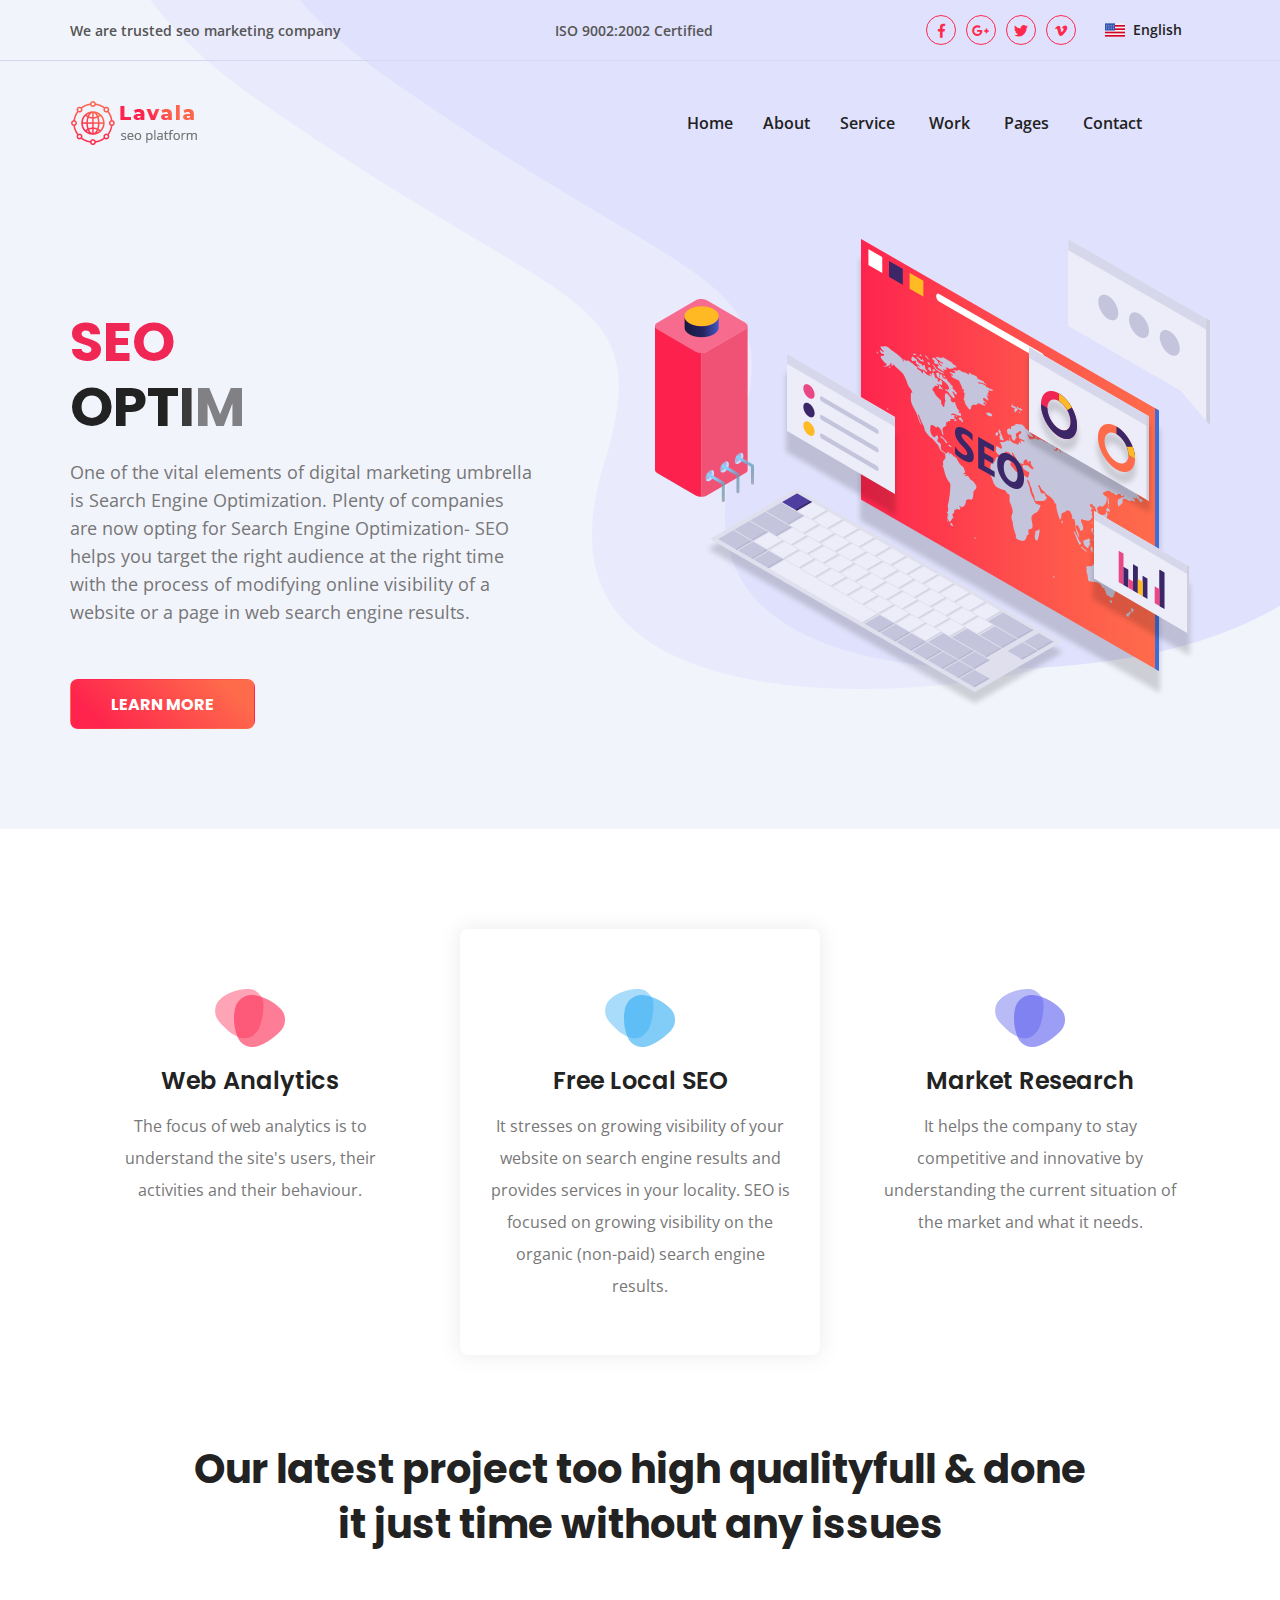
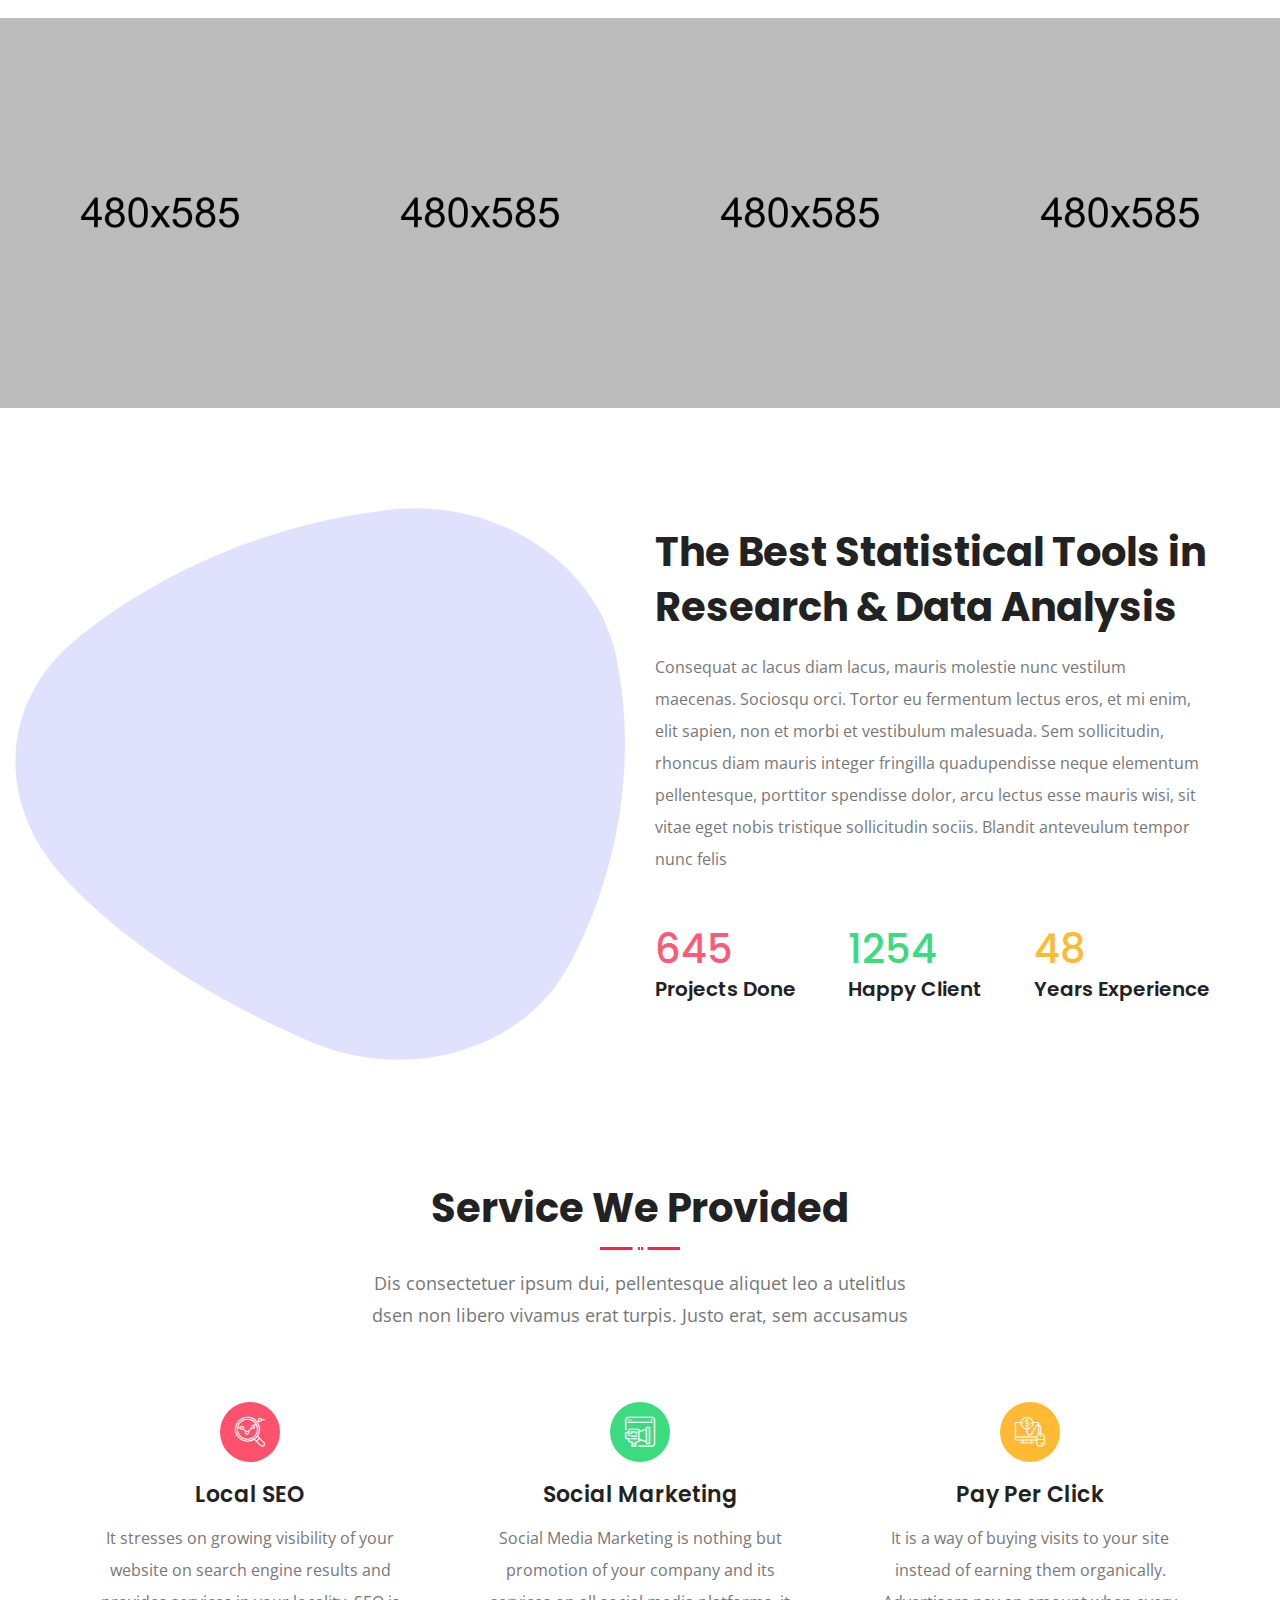
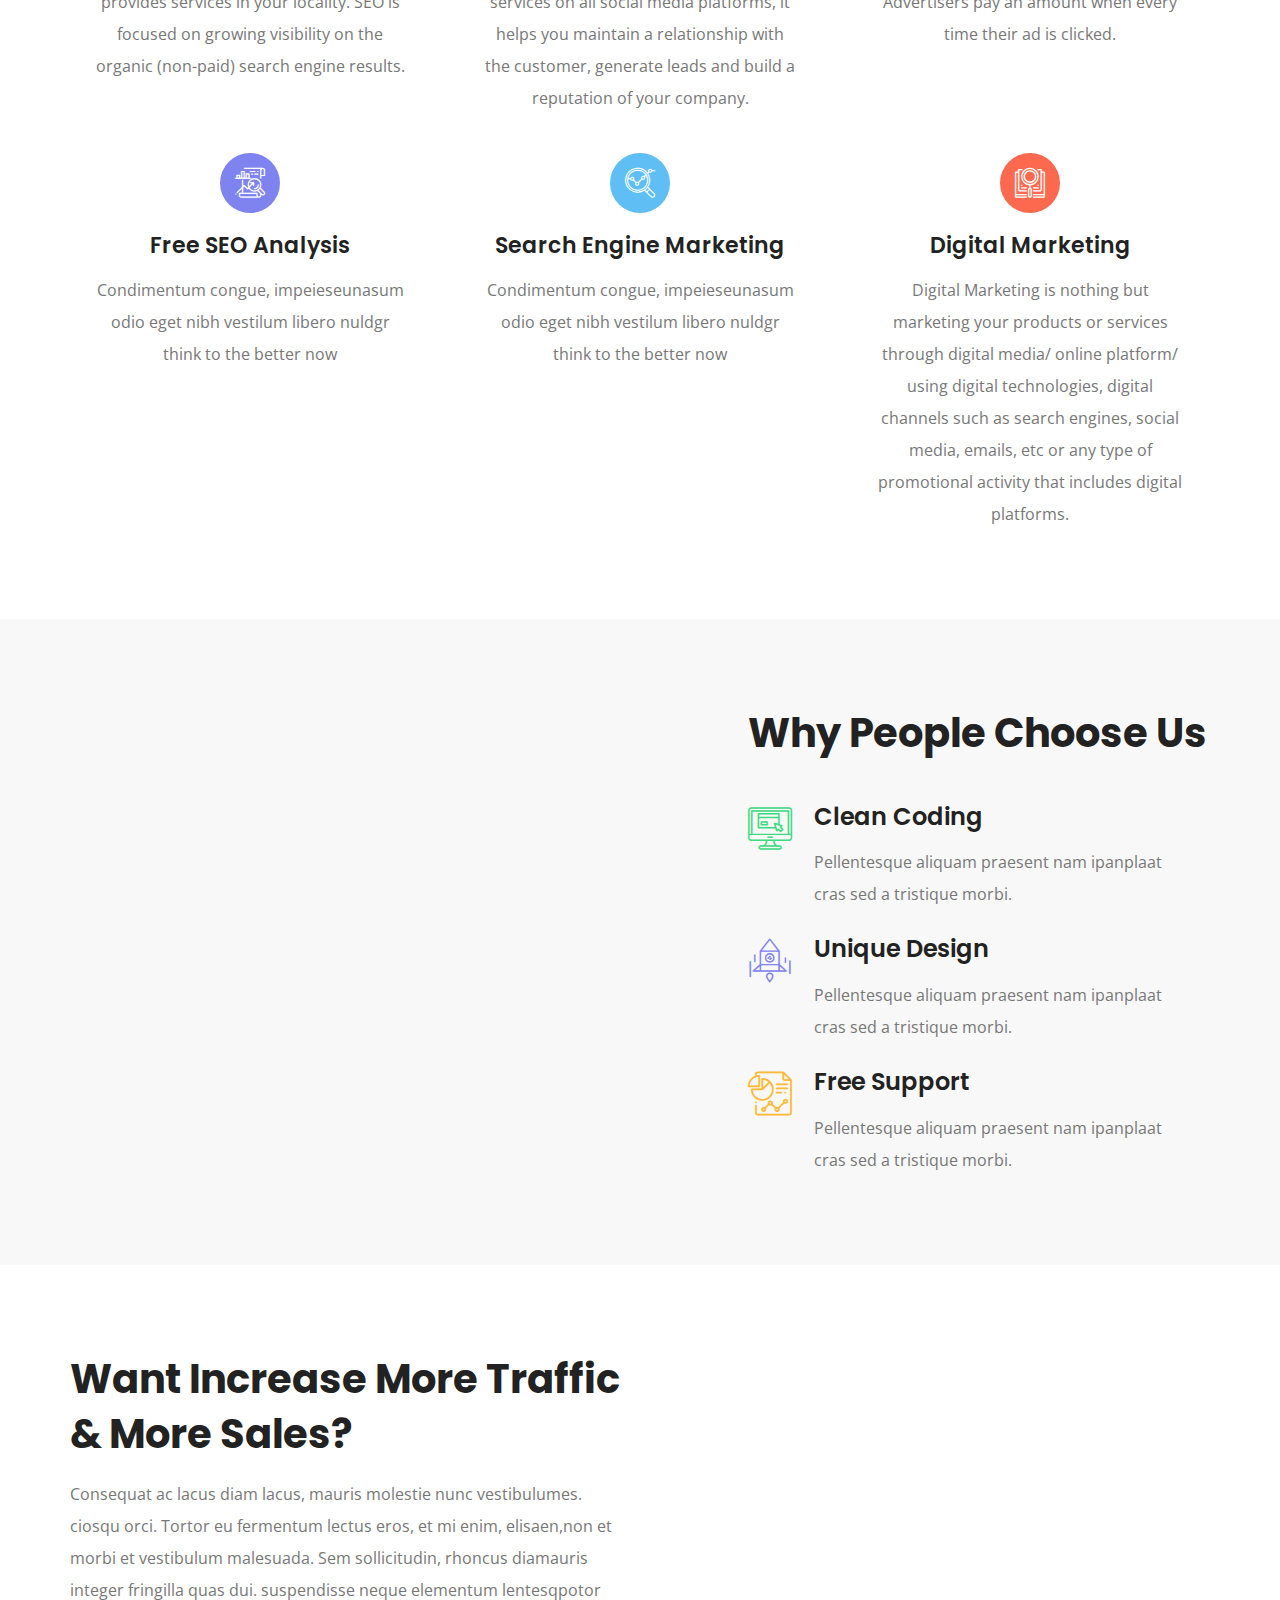
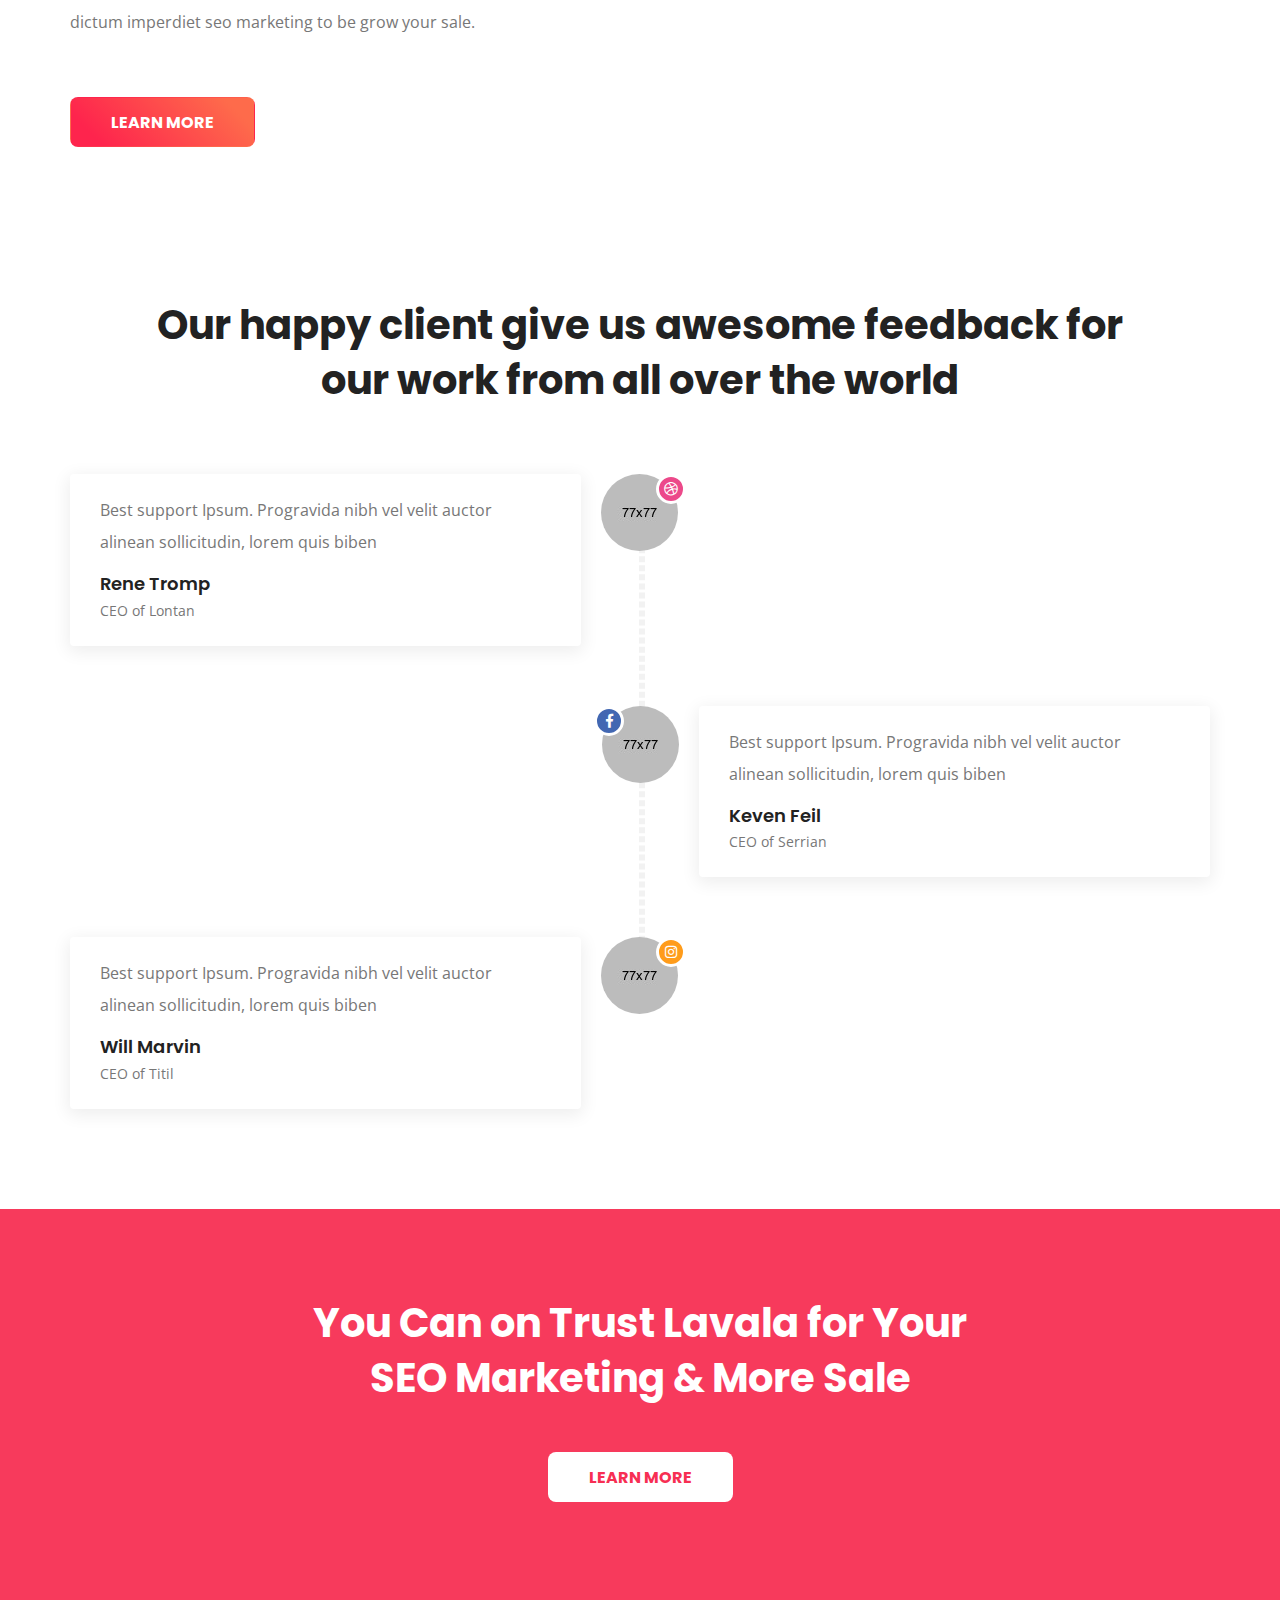
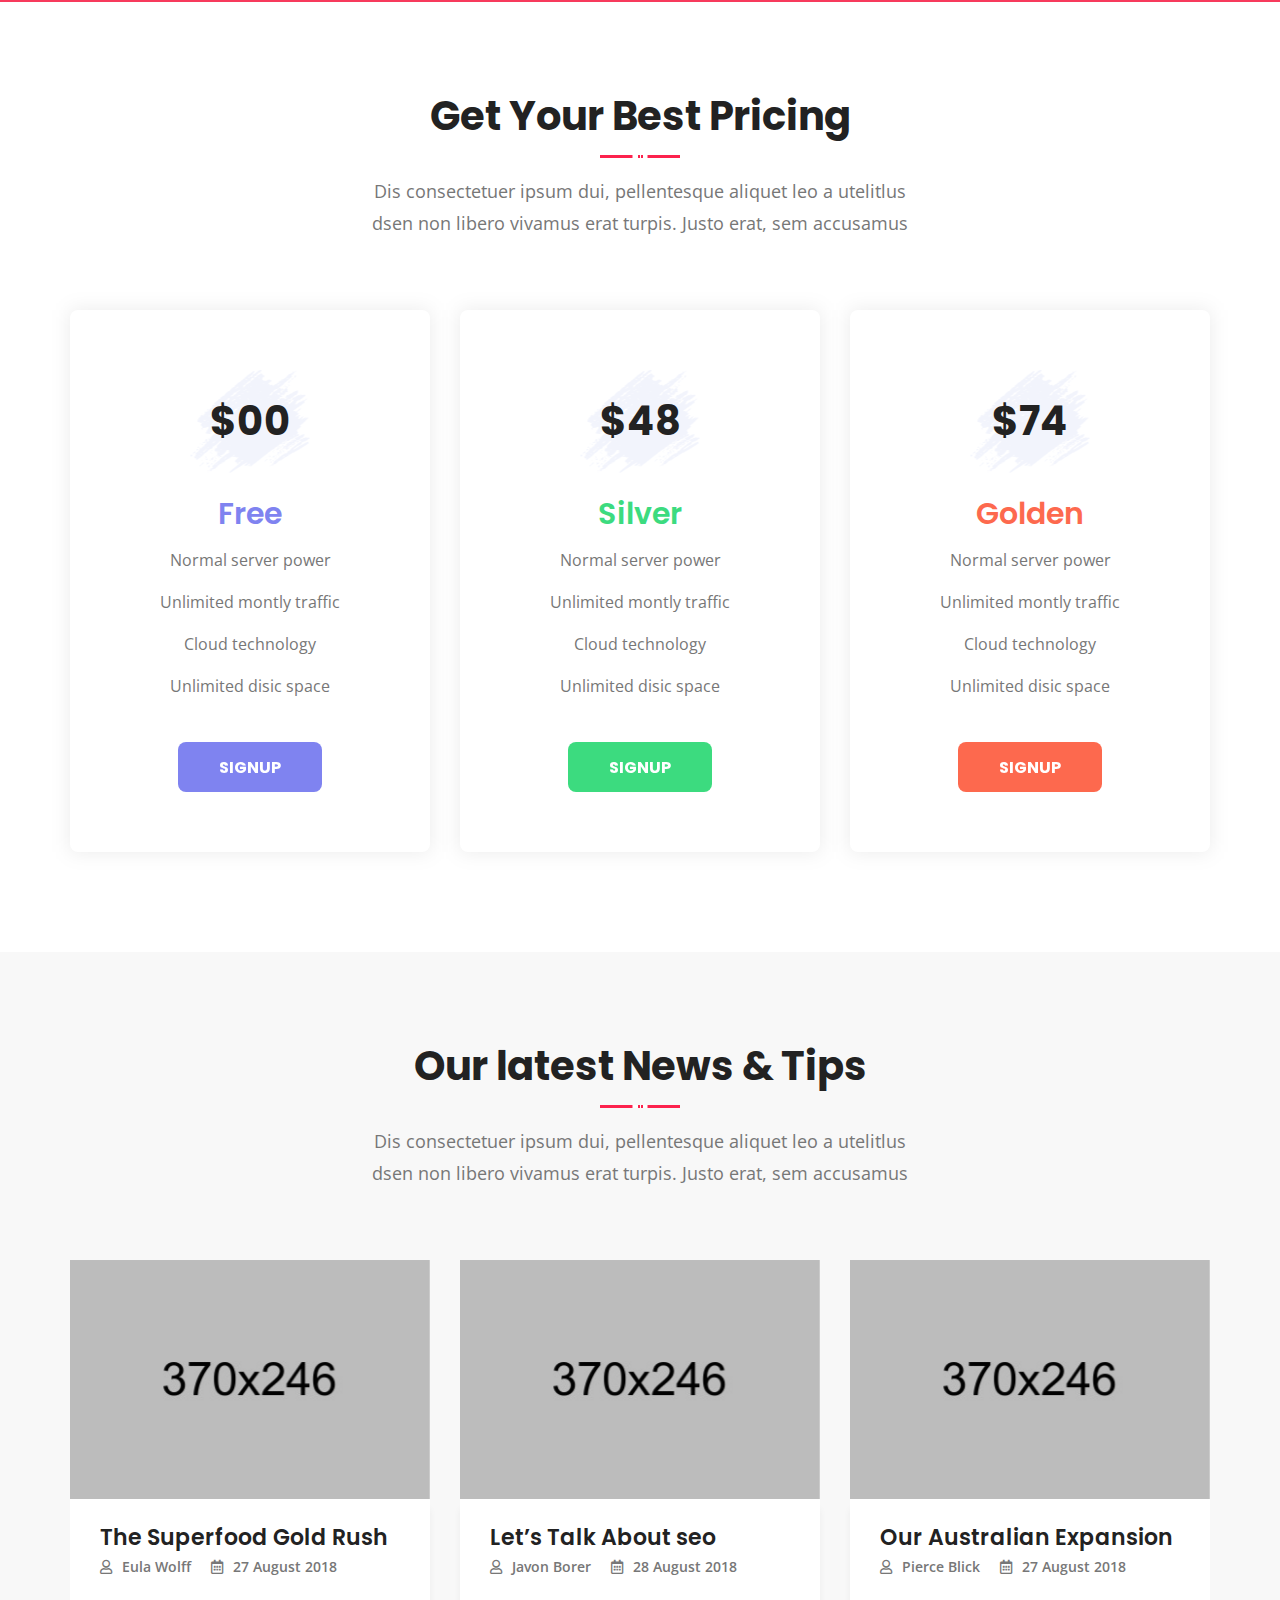
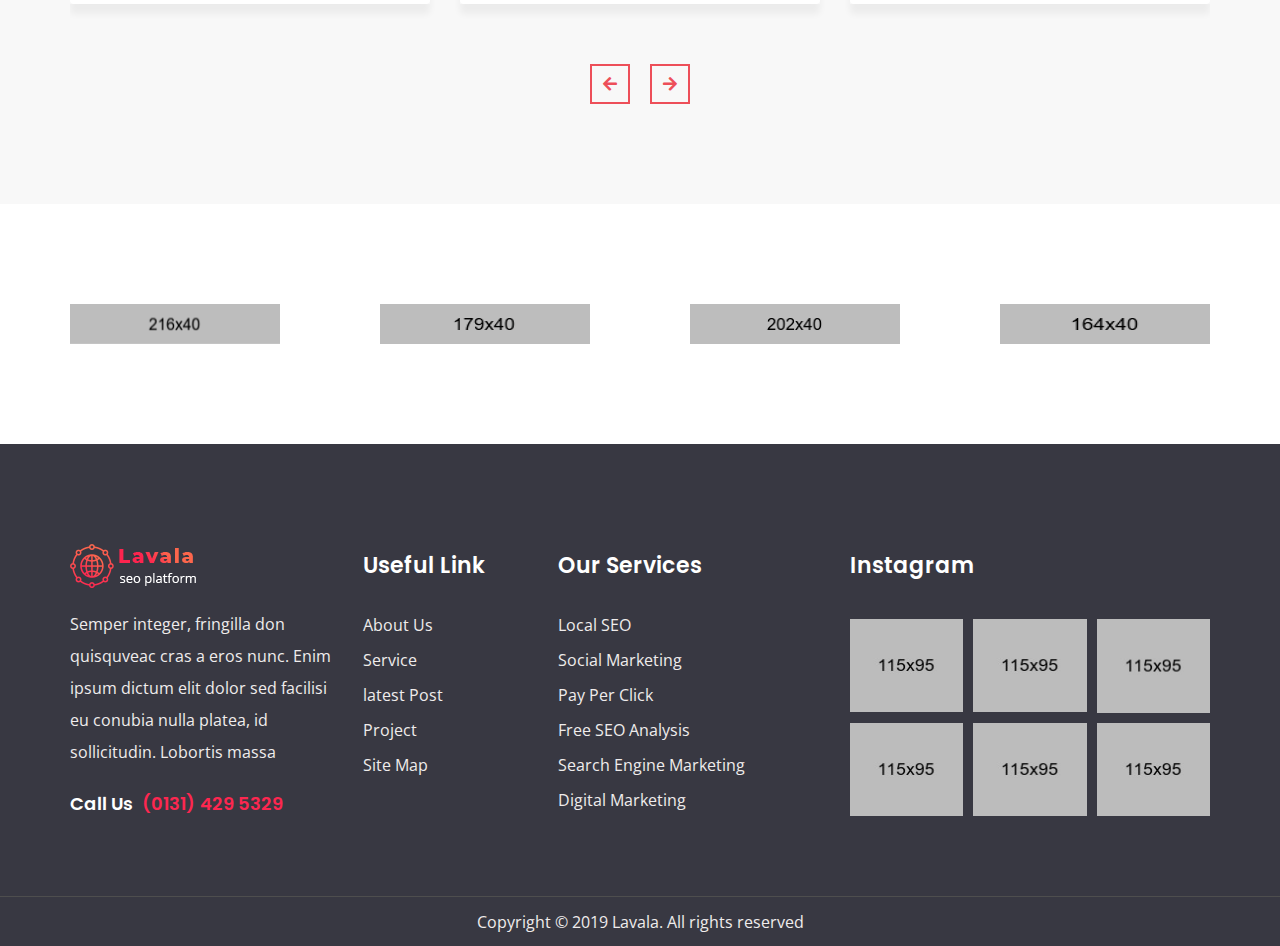
<file: index.html>
<!DOCTYPE html>
<html lang="en">

<head>
  <meta charset="utf-8">
  <meta http-equiv="x-ua-compatible" content="ie=edge">
  <title>Lavala - Creative Multipurpose Agency Template</title>
  <meta name="description" content="">
  <meta name="viewport" content="width=device-width, initial-scale=1, maximum-scale=1, user-scalable=0">
  <!-- Favicon -->
  <link rel="apple-touch-icon" href="img/favicon/apple-touch-icons.png" sizes="180x180">
  <link rel="icon" type="image/png" href="img/favicon/favicon-32x32.png" sizes="32x32">
  <link rel="icon" type="image/png" href="img/favicon/favicon-16x16.png" sizes="16x16">
  <!-- all css here -->
  <!-- bootstrap v4.1.3 css -->
  <link rel="stylesheet" href="css/bootstrap.min.css">
  <!-- font-awesome css -->
  <link rel="stylesheet" href="css/fontawesome.min.css">
  <!-- flaticon css -->
  <link rel="stylesheet" href="css/flaticon.css">
  <!-- selectize css -->
  <link rel="stylesheet" href="css/selectize.css">
  <!-- owl-carousel css -->
  <link rel="stylesheet" href="css/owl.carousel.min.css">
  <link rel="stylesheet" href="css/owl.theme.default.min.css">
  <!-- animate css -->
  <link rel="stylesheet" href="css/animate.min.css">
  <!-- venobox css -->
  <link rel="stylesheet" href="css/venobox.css">
  <!-- style css -->
  <link rel="stylesheet" href="style.css">
  <!-- modernizr js -->
  <script src="js/vendor/modernizr-custom.js"></script>
  <!--[if lt IE 9]>
    <script src="https://oss.maxcdn.com/html5shiv/3.7.2/html5shiv.min.js"></script>
    <script src="https://oss.maxcdn.com/respond/1.4.2/respond.min.js"></script>
  <![endif]-->
</head>

<body>
  <!-- Start Header Area -->
  <header class="header">
    <div class="header-top-area">
      <div class="container">
        <div class="row">
          <div class="col-md-12">
            <div class="header-top">
              <div class="tag-text">
                <span>We are trusted seo marketing company</span>
              </div>
              <div class="certified-text">
                <span>ISO 9002:2002 Certified</span>
              </div>
              <div class="social-area">
                <ul class="social-list list-style">
                  <li><a href="#"><i class="fab fa-facebook-f"></i></a></li>
                  <li><a href="#"><i class="fab fa-google-plus-g"></i></a></li>
                  <li><a href="#"><i class="fab fa-twitter"></i></a></li>
                  <li><a href="#"><i class="fab fa-vimeo-v"></i></a></li>
                </ul>
              </div>
              <div class="language-area">
                <select class="flag">
                  <option value='english' selected>English</option>
                  <option value='australia'>Australia</option>
                  <option value='uk'>UK</option>
                  <option value='france'>France</option>
                </select>
              </div>
            </div>
          </div>
        </div>
      </div>
    </div>
    <div class="header-bottom">
      <div class="container">
        <div class="row">
          <div class="header-info">
            <!-- Start Navigation -->
            <nav class="navbar navbar-expand-lg navbar-light">
              <a href="index.html">
                <img src="img/logo/logo.png" alt="logo">
              </a>
              <button class="navbar-toggler" type="button" data-toggle="collapse" data-target="#navbarNav"
                aria-controls="navbarNav" aria-expanded="false" aria-label="Toggle navigation">
                <span class="navbar-toggler-icon"></span>
              </button>
              <div class="collapse navbar-collapse" id="navbarNav">
                <ul class="navbar-nav">
                  <li class="nav-item active">
                    <a class="nav-link" href="index.html">Home</a>
                  </li>
                  <li class="nav-item">
                    <a class="nav-link" href="about.html">About</a>
                  </li>
                  <li class="nav-item dropdown">
                    <a class="nav-link dropdown-toggle" data-toggle="dropdown" href="#"
                      aria-expanded="false">Service</a>
                    <ul class="dropdown-menu">
                      <li class="nav-item">
                        <a class="nav-link" href="services.html">Services</a>
                      </li>
                      <li class="nav-item">
                        <a class="nav-link" href="service-details.html">Service Details</a>
                      </li>
                    </ul>
                  </li>
                  <li class="nav-item dropdown">
                    <a class="nav-link dropdown-toggle" data-toggle="dropdown" href="#" aria-expanded="false">Work</a>
                    <ul class="dropdown-menu">
                      <li class="nav-item">
                        <a class="nav-link" href="projects.html">Projects</a>
                      </li>
                      <li class="nav-item">
                        <a class="nav-link" href="project-details.html">Project Details</a>
                      </li>
                    </ul>
                  </li>
                  <li class="nav-item dropdown">
                    <a class="nav-link dropdown-toggle" data-toggle="dropdown" href="#" aria-expanded="false">Pages</a>
                    <ul class="dropdown-menu">
                      <li class="nav-item">
                        <a class="nav-link" href="blog.html">Blog</a>
                      </li>
                      <li class="nav-item">
                        <a class="nav-link" href="blog-details.html">blog Details</a>
                      </li>
                      <li class="nav-item">
                        <a class="nav-link" href="faq.html">Faq Page</a>
                      </li>
                      <li class="nav-item">
                        <a class="nav-link" href="error.html">Error Page</a>
                      </li>
                    </ul>
                  </li>
                  <li class="nav-item">
                    <a class="nav-link" href="contact.html">Contact</a>
                  </li>
                  <li class="nav-item">
                    <!-- Start Search btn -->
                    <!-- <div class="search-btn-area">
                      <form action="#">
                        <div class="input-group">
                          <input type="search" class="form-control" placeholder="Search...">
                          <div class="input-group-append">
                            <button class="btn search-btn" type="button"><i class="fa fa-search"></i></button>
                          </div>
                        </div>
                        <a class="main-search" href="#"><i class="fa fa-search"></i></a>
                      </form>
                    </div> -->
                    <!-- End Search btn -->
                  </li>
                  <li class="nav-item">
                    <!--
                    <div class="login-btn">
                      <a class="btn" href="login.html">Login</a>
                    </div>-->
                  </li>
                </ul>
              </div>
            </nav>
            <!-- End Navigation -->
          </div>
        </div>
      </div>
    </div>
  </header>
  <!-- End Header Area -->
  <!-- Strat Welcome Area -->
  <section class="intro-area">
    <div class="background-1"></div>
    <div class="background-2"></div>
    <div class="container">
      <div class="row">
        <div class="col-md-12 col-lg-5 col-xl-6">
          <div class="intro-content">
            <h1 class="intro-title"></h1>
            <p>One of the vital elements of digital marketing umbrella is Search Engine Optimization. Plenty of
              companies are now opting for Search Engine Optimization- SEO helps you target the right audience at the
              right time with the process of modifying online visibility of a website or a page in web search engine
              results.</p>
            <a class="btn" href="#">Learn More</a>
          </div>
        </div>
        <div class="col-md-12 col-lg-7 col-xl-6">
          <div class="intro-image-block">
            <div class="shape-image-1 wow fadeInDown" data-wow-delay="0.5s">
              <img src="img/hero/vector-1.png" alt="shape">
            </div>
            <div class="shape-image-2 wow fadeInLeft" data-wow-delay="0.8s">
              <img src="img/hero/vector-2.png" alt="shape">
            </div>
            <div class="shape-image-3 wow fadeInRight" data-wow-delay="1.1s">
              <img src="img/hero/vector-3.png" alt="shape">
            </div>
            <div class="shape-image-4 wow fadeInUp" data-wow-delay="1.4s">
              <img src="img/hero/vector-4.png" alt="shape">
            </div>
            <div class="shape-image-5 wow fadeInUp" data-wow-delay="1.7s">
              <img src="img/hero/vector-5.png" alt="shape">
            </div>
            <div class="shape-image-6 wow fadeInRight" data-wow-delay="2s">
              <img src="img/hero/vector-6.png" alt="shape">
            </div>
            <div class="shape-image-7 wow fadeInUp" data-wow-delay="2.3s">
              <img src="img/hero/vector-7.png" alt="shape">
            </div>
          </div>
        </div>
      </div>
    </div>
  </section>
  <!-- End Welcome Area -->
  <!-- Start Services Area -->
  <section class="services-area section-padding">
    <div class="container">
      <div class="row">
        <div class="col-md-6 col-lg-4">
          <div class="service-single">
            <div class="service-icon">
              <img src="img/services/1.png" alt="Service">
            </div>
            <h3>Web Analytics</h3>
            <p>The focus of web analytics is to understand the site's users, their activities and their behaviour. </p>
          </div>
        </div>
        <div class="col-md-6 col-lg-4">
          <div class="service-single active">
            <div class="service-icon">
              <img src="img/services/2.png" alt="Service">
            </div>
            <h3>Free Local SEO</h3>
            <p>It stresses on growing visibility of your website on search engine results and provides services in your
              locality. SEO is focused on growing visibility on the organic (non-paid) search engine results.
            </p>
          </div>
        </div>
        <div class="col-md-6 col-lg-4">
          <div class="service-single">
            <div class="service-icon">
              <img src="img/services/3.png" alt="Service">
            </div>
            <h3>Market Research</h3>
            <p>It helps the company to stay competitive and innovative by understanding the current situation of the
              market and what it needs. </p>
          </div>
        </div>
      </div>
    </div>
  </section>
  <!-- End Services Area -->
  <!-- Start Latest Project Area -->
  <section class="project-area">
    <div class="container-fluid">
      <div class="row">
        <div class="col-md-12">
          <div class="section-title">
            <h2>Our latest project too high qualityfull &amp; done it just time without any issues</h2>
          </div>
        </div>
      </div>
      <div class="row grid">
        <div class="col-md-3">
          <div class="grid-item mouse-move">
            <a href="#">
              <img src="img/projects/1.jpg" alt="Project">
            </a>
            <div class="grid-hover">
              <h3>Local SEO Marketing</h3>
              <span>Creative Design</span>
            </div>
            <div class="grid-hover-link">
              <a href="#"><span class="flaticon-unlink"></span></a>
              <a class="venobox vbox-item" data-gall="myGallery" data-title="Modern Architect"
                href="img/projects/1.jpg"><span class="flaticon-thin-expand-arrows"></span></a>
            </div>
          </div>
        </div>
        <div class="col-md-3">
          <div class="grid-item mouse-move">
            <a href="#">
              <img src="img/projects/2.jpg" alt="Project">
            </a>
            <div class="grid-hover">
              <h3>Local SEO Marketing</h3>
              <span>Creative Design</span>
            </div>
            <div class="grid-hover-link">
              <a href="#"><span class="flaticon-unlink"></span></a>
              <a class="venobox vbox-item" data-gall="myGallery" data-title="Modern Architect"
                href="img/projects/2.jpg"><span class="flaticon-thin-expand-arrows"></span></a>
            </div>
          </div>
        </div>
        <div class="col-md-3">
          <div class="grid-item mouse-move">
            <a href="#">
              <img src="img/projects/3.jpg" alt="Project">
            </a>
            <div class="grid-hover">
              <h3>Local SEO Marketing</h3>
              <span>Creative Design</span>
            </div>
            <div class="grid-hover-link">
              <a href="#"><span class="flaticon-unlink"></span></a>
              <a class="venobox vbox-item" data-gall="myGallery" data-title="Modern Architect"
                href="img/projects/3.jpg"><span class="flaticon-thin-expand-arrows"></span></a>
            </div>
          </div>
        </div>
        <div class="col-md-3">
          <div class="grid-item mouse-move">
            <a href="#">
              <img src="img/projects/4.jpg" alt="Project">
            </a>
            <div class="grid-hover">
              <h3>Local SEO Marketing</h3>
              <span>Creative Design</span>
            </div>
            <div class="grid-hover-link">
              <a href="#"><span class="flaticon-unlink"></span></a>
              <a class="venobox vbox-item" data-gall="myGallery" data-title="Modern Architect"
                href="img/projects/4.jpg"><span class="flaticon-thin-expand-arrows"></span></a>
            </div>
          </div>
        </div>
      </div>
    </div>
  </section>
  <!-- End Latest Project Area -->
  <!-- Start Analysis Area -->
  <section class="analysis-area section-padding">
    <div class="container">
      <div class="row">
        <div class="col-md-12 col-lg-12 col-xl-6">
          <div class="analysis-mask-block">
            <img src="img/services/shape.png" alt="img">
            <div class="analysis-mask wow fadeInUp" data-wow-delay="0.5s">
              <div class="analysis-mask-image">
                <img src="img/services/4.jpg" alt="img">
              </div>
            </div>
          </div>
        </div>
        <div class="col-md-12 col-lg-12 col-xl-6">
          <div class="analysis-content">
            <h2>The Best Statistical Tools in Research &amp; Data Analysis</h2>
            <p>Consequat ac lacus diam lacus, mauris molestie nunc vestilum maecenas. Sociosqu orci. Tortor eu fermentum
              lectus eros, et mi enim, elit sapien, non et morbi et vestibulum malesuada. Sem sollicitudin, rhoncus diam
              mauris integer fringilla quadupendisse neque elementum pellentesque, porttitor spendisse dolor, arcu
              lectus esse mauris wisi, sit vitae eget nobis tristique sollicitudin sociis. Blandit anteveulum tempor
              nunc felis</p>
            <div class="about-count">
              <div class="counter-content-single">
                <h2><span class="timer" data-from="1" data-to="645" data-speed="5000"
                    data-refresh-interval="50">645</span></h2>
                <h4>Projects Done</h4>
              </div>
              <div class="counter-content-single">
                <h2><span class="timer" data-from="1" data-to="1254" data-speed="5000"
                    data-refresh-interval="50">1254</span></h2>
                <h4>Happy Client</h4>
              </div>
              <div class="counter-content-single">
                <h2><span class="timer" data-from="1" data-to="48" data-speed="5000"
                    data-refresh-interval="50">48</span></h2>
                <h4>Years Experience</h4>
              </div>
            </div>
          </div>
        </div>
      </div>
    </div>
  </section>
  <!-- End Analysis Area -->
  <!-- Start Service Provide Area -->
  <section class="service-provide-area">
    <div class="container">
      <div class="row">
        <div class="col-md-12">
          <div class="section-title">
            <h2>Service We Provided</h2>
            <div class="section-line">
              <span></span>
            </div>
            <p>Dis consectetuer ipsum dui, pellentesque aliquet leo a utelitlus dsen non libero vivamus erat turpis.
              Justo erat, sem accusamus</p>
          </div>
        </div>
      </div>
      <div class="row">
        <div class="col-md-12">
          <div class="service-provide-block">
            <!-- Single Service Provide -->
            <div class="service-provide-single">
              <div class="service-provide-icon">
                <span class="flaticon-chart"></span>
              </div>
              <h4><a href="#">Local SEO</a></h4>
              <p>It stresses on growing visibility of your website on search engine results and provides services in
                your locality. SEO is focused on growing visibility on the organic (non-paid) search engine results.</p>
            </div>
            <!-- Single Service Provide -->
            <div class="service-provide-single">
              <div class="service-provide-icon">
                <span class="flaticon-promotion"></span>
              </div>
              <h4><a href="#">Social Marketing</a></h4>
              <p>Social Media Marketing is nothing but promotion of your company and its services on all social media
                platforms, it helps you maintain a relationship with the customer, generate leads and build a reputation
                of your company. </p>
            </div>
            <!-- Single Service Provide -->
            <div class="service-provide-single">
              <div class="service-provide-icon">
                <span class="flaticon-money"></span>
              </div>
              <h4><a href="#">Pay Per Click</a></h4>
              <p>It is a way of buying visits to your site instead of earning them organically. Advertisers pay an
                amount when every time their ad is clicked. </p>
            </div>
            <!-- Single Service Provide -->
            <div class="service-provide-single">
              <div class="service-provide-icon">
                <span class="flaticon-analytics"></span>
              </div>
              <h4><a href="#">Free SEO Analysis</a></h4>
              <p>Condimentum congue, impeieseunasum odio eget nibh vestilum libero nuldgr think to the better now</p>
            </div>
            <!-- Single Service Provide -->
            <div class="service-provide-single">
              <div class="service-provide-icon">
                <span class="flaticon-chart"></span>
              </div>
              <h4><a href="#">Search Engine Marketing</a></h4>
              <p>Condimentum congue, impeieseunasum odio eget nibh vestilum libero nuldgr think to the better now</p>
            </div>
            <!-- Single Service Provide -->
            <div class="service-provide-single">
              <div class="service-provide-icon">
                <span class="flaticon-research"></span>
              </div>
              <h4><a href="#">Digital Marketing</a></h4>
              <p>Digital Marketing is nothing but marketing your products or services through digital media/ online
                platform/ using digital technologies, digital channels such as search engines, social media, emails, etc
                or any type of promotional activity that includes digital platforms.</p>
            </div>
          </div>
        </div>
      </div>
    </div>
  </section>
  <!-- End Service Provide Area -->
  <!-- Start Choose Us Area -->
  <section class="choose-area section-padding">
    <div class="container">
      <div class="row">
        <div class="col-md-12 col-lg-12 col-xl-7">
          <div class="choose-image-block">
            <div class="choose-image-1 wow fadeInLeft" data-wow-delay="0.5s">
              <img src="img/choose/vector-1.png" alt="Vector">
            </div>
            <div class="choose-image-2 wow fadeInRight" data-wow-delay="0.5s">
              <img src="img/choose/vector-2.png" alt="Vector">
            </div>
            <div class="choose-image-3 wow fadeInDown" data-wow-delay="0.8s">
              <img src="img/choose/vector-3.png" alt="Vector">
            </div>
            <div class="choose-image-4 wow fadeInLeft" data-wow-delay="1.1s">
              <img src="img/choose/vector-4.png" alt="Vector">
            </div>
          </div>
        </div>
        <div class="col-md-12 col-lg-12 col-xl-5">
          <div class="choose-content">
            <h2>Why People Choose Us</h2>
            <ul class="choose-list list-style">
              <li>
                <div class="choose-list-single">
                  <div class="choose-icon">
                    <span class="flaticon-monitor"></span>
                  </div>
                  <div class="choose-text">
                    <h3>Clean Coding</h3>
                    <p>Pellentesque aliquam praesent nam ipanplaat cras sed a tristique morbi.</p>
                  </div>
                </div>
              </li>
              <li>
                <div class="choose-list-single">
                  <div class="choose-icon">
                    <span class="flaticon-rocket"></span>
                  </div>
                  <div class="choose-text">
                    <h3>Unique Design</h3>
                    <p>Pellentesque aliquam praesent nam ipanplaat cras sed a tristique morbi.</p>
                  </div>
                </div>
              </li>
              <li>
                <div class="choose-list-single">
                  <div class="choose-icon">
                    <span class="flaticon-analysis"></span>
                  </div>
                  <div class="choose-text">
                    <h3>Free Support</h3>
                    <p>Pellentesque aliquam praesent nam ipanplaat cras sed a tristique morbi.</p>
                  </div>
                </div>
              </li>
            </ul>
          </div>
        </div>
      </div>
    </div>
  </section>
  <!-- End Choose Us Area -->
  <!-- Start Traffic Area -->
  <section class="traffic-area section-padding">
    <div class="container">
      <div class="row">
        <div class="col-md-12 col-lg-12 col-xl-6">
          <div class="traffic-content">
            <h2>Want Increase More Traffic &amp; More Sales?</h2>
            <p>Consequat ac lacus diam lacus, mauris molestie nunc vestibulumes. ciosqu orci. Tortor eu fermentum lectus
              eros, et mi enim, elisaen,non et morbi et vestibulum malesuada. Sem sollicitudin, rhoncus diamauris
              integer fringilla quas dui. suspendisse neque elementum lentesqpotor dictum imperdiet seo marketing to be
              grow your sale.</p>
            <a class="btn" href="#">Learn More</a>
          </div>
        </div>
        <div class="col-md-12 col-lg-12 col-xl-6">
          <div class="traffic-image-block">
            <div class="traffic-image">
              <img class="wow fadeInUp" data-wow-delay="0.5s" src="img/traffic/vector-1.png" alt="Vector">
              <div class="traffic-image-2 wow fadeInLeft" data-wow-delay="0.8s">
                <img src="img/traffic/vector-2.png" alt="Vector">
              </div>
            </div>
          </div>
        </div>
      </div>
    </div>
  </section>
  <!-- End Traffic Area -->
  <!-- Start Feedback Area -->
  <section class="feedback-area">
    <div class="container">
      <div class="row">
        <div class="col-md-12">
          <div class="section-title">
            <h2>Our happy client give us awesome feedback for our work from all over the world</h2>
          </div>
        </div>
      </div>
      <div class="row">
        <div class="col-md-12">
          <div class="feedback-content-block">
            <ul class="feedback-list list-style">
              <!-- Single Feedback -->
              <li class="feedback-single-block">
                <div class="feedback-single">
                  <div class="feedback-content">
                    <p>Best support Ipsum. Progravida nibh vel velit auctor alinean sollicitudin, lorem quis biben</p>
                    <h5>Rene Tromp</h5>
                    <span>CEO of Lontan</span>
                  </div>
                  <div class="avatar-block">
                    <div class="avatar">
                      <img src="img/review/1.jpg" alt="img">
                      <div class="icon">
                        <a href="#"><i class="fab fa-dribbble"></i></a>
                      </div>
                    </div>
                  </div>
                </div>
              </li>
              <!-- Single Feedback -->
              <li class="feedback-single-block">
                <div class="feedback-single">
                  <div class="feedback-content">
                    <p>Best support Ipsum. Progravida nibh vel velit auctor alinean sollicitudin, lorem quis biben</p>
                    <h5>Keven Feil</h5>
                    <span>CEO of Serrian</span>
                  </div>
                  <div class="avatar-block">
                    <div class="avatar">
                      <img src="img/review/2.jpg" alt="img">
                      <div class="icon">
                        <a href="#"><i class="fab fa-facebook-f"></i></a>
                      </div>
                    </div>
                  </div>
                </div>
              </li>
              <!-- Single Feedback -->
              <li class="feedback-single-block">
                <div class="feedback-single">
                  <div class="feedback-content">
                    <p>Best support Ipsum. Progravida nibh vel velit auctor alinean sollicitudin, lorem quis biben</p>
                    <h5>Will Marvin</h5>
                    <span>CEO of Titil</span>
                  </div>
                  <div class="avatar-block">
                    <div class="avatar">
                      <img src="img/review/3.jpg" alt="img">
                      <div class="icon">
                        <a href="#"><i class="fab fa-instagram"></i></a>
                      </div>
                    </div>
                  </div>
                </div>
              </li>
            </ul>
          </div>
        </div>
      </div>
    </div>
  </section>
  <!-- End Feedback Area -->
  <!-- Start CTA Area -->
  <section class="cta-area section-padding">
    <div class="container">
      <div class="row">
        <div class="col-md-12">
          <div class="cta-content">
            <h2>You Can on Trust Lavala for Your SEO Marketing &amp; More Sale</h2>
            <a class="btn" href="#">Learn More</a>
          </div>
        </div>
      </div>
    </div>
  </section>
  <!-- End CTA Area -->
  <!-- Start Pricing Area -->
  <section class="pricing-area section-padding">
    <div class="container">
      <div class="row">
        <div class="col-md-12">
          <div class="section-title">
            <h2>Get Your Best Pricing</h2>
            <div class="section-line">
              <span></span>
            </div>
            <p>Dis consectetuer ipsum dui, pellentesque aliquet leo a utelitlus dsen non libero vivamus erat turpis.
              Justo erat, sem accusamus</p>
          </div>
        </div>
      </div>
      <div class="row">
        <div class="col-md-12">
          <div class="pricing-box-area">
            <div class="pricing-box">
              <div class="pricing-single">
                <h2>$00</h2>
                <h3>Free</h3>
                <ul class="price-list list-style">
                  <li>Normal server power</li>
                  <li>Unlimited montly traffic</li>
                  <li>Cloud technology</li>
                  <li>Unlimited disic space</li>
                </ul>
                <a class="btn hvr-wobble-horizontal" href="#">Signup</a>
              </div>
            </div>
            <div class="pricing-box">
              <div class="pricing-single">
                <h2>$48</h2>
                <h3>Silver</h3>
                <ul class="price-list list-style">
                  <li>Normal server power</li>
                  <li>Unlimited montly traffic</li>
                  <li>Cloud technology</li>
                  <li>Unlimited disic space</li>
                </ul>
                <a class="btn hvr-wobble-horizontal" href="#">Signup</a>
              </div>
            </div>
            <div class="pricing-box">
              <div class="pricing-single">
                <h2>$74</h2>
                <h3>Golden</h3>
                <ul class="price-list list-style">
                  <li>Normal server power</li>
                  <li>Unlimited montly traffic</li>
                  <li>Cloud technology</li>
                  <li>Unlimited disic space</li>
                </ul>
                <a class="btn hvr-wobble-horizontal" href="#">Signup</a>
              </div>
            </div>
          </div>
        </div>
      </div>
    </div>
  </section>
  <!-- End Pricing Area -->
  <!-- Start Blog Area -->
  <section class="blog-area section-padding">
    <div class="container">
      <div class="row">
        <div class="col-md-12">
          <div class="section-title">
            <h2>Our latest News &amp; Tips</h2>
            <div class="section-line">
              <span></span>
            </div>
            <p>Dis consectetuer ipsum dui, pellentesque aliquet leo a utelitlus dsen non libero vivamus erat turpis.
              Justo erat, sem accusamus</p>
          </div>
        </div>
      </div>
      <div class="row">
        <div class="col-md-12">
          <div class="blog-slider owl-carousel owl-theme">
            <div class="single-news">
              <figure>
                <img src="img/blog/1.jpg" alt="news">
              </figure>
              <div class="blog-content">
                <h4><a href="#">The Superfood Gold Rush</a></h4>
                <ul class="blog-meta list-style">
                  <li><a href="#"><i class="far fa-user"></i>Eula Wolff</a></li>
                  <li><a href="#"><i class="far fa-calendar-alt"></i>27 August 2018</a></li>
                </ul>
              </div>
            </div>
            <div class="single-news">
              <figure>
                <img src="img/blog/2.jpg" alt="Img">
              </figure>
              <div class="blog-content">
                <h4><a href="#">Let’s Talk About seo</a></h4>
                <ul class="blog-meta list-style">
                  <li><a href="#"><i class="far fa-user"></i>Javon Borer</a></li>
                  <li><a href="#"><i class="far fa-calendar-alt"></i>28 August 2018</a></li>
                </ul>
              </div>
            </div>
            <div class="single-news">
              <figure>
                <img src="img/blog/3.jpg" alt="Img">
              </figure>
              <div class="blog-content">
                <h4><a href="#">Our Australian Expansion</a></h4>
                <ul class="blog-meta list-style">
                  <li><a href="#"><i class="far fa-user"></i>Pierce Blick</a></li>
                  <li><a href="#"><i class="far fa-calendar-alt"></i>27 August 2018</a></li>
                </ul>
              </div>
            </div>
          </div>
        </div>
      </div>
    </div>
  </section>
  <!-- End Blog Area -->
  <!-- Start Client Logo Area -->
  <div class="client-log-area section-padding">
    <div class="container">
      <div class="row">
        <div class="col-md-12">
          <div class="client-logo-slider owl-carousel owl-theme">
            <div class="client-logo-single">
              <img src="img/clients/1.png" alt="Logo">
            </div>
            <div class="client-logo-single">
              <img src="img/clients/2.png" alt="Logo">
            </div>
            <div class="client-logo-single">
              <img src="img/clients/3.png" alt="Logo">
            </div>
            <div class="client-logo-single">
              <img src="img/clients/4.png" alt="Logo">
            </div>
          </div>
        </div>
      </div>
    </div>
  </div>
  <!-- End Client Logo Area -->
  <!-- Start Footer Area -->
  <footer class="footer-area">
    <div class="footer-top">
      <div class="container">
        <div class="row">
          <div class="col-md-6 col-lg-3">
            <div class="footer-info">
              <div class="footer-logo">
                <a href="index.html">
                  <img src="img/footer/logo.png" alt="Logo">
                </a>
              </div>
              <p>Semper integer, fringilla don quisquveac cras a eros nunc. Enim ipsum dictum elit dolor sed facilisi eu
                conubia nulla platea, id sollicitudin. Lobortis massa</p>
              <div class="call-us">
                <h5>Call Us <a href="tel:01314295329">(0131) 429 5329</a></h5>
              </div>
            </div>
          </div>
          <div class="col-md-6 col-lg-2">
            <div class="footer-info">
              <h4>Useful Link</h4>
              <ul class="link-list list-style">
                <li><a href="#">About Us</a></li>
                <li><a href="#">Service</a></li>
                <li><a href="#">latest Post</a></li>
                <li><a href="#">Project</a></li>
                <li><a href="#">Site Map</a></li>
              </ul>
            </div>
          </div>
          <div class="col-md-6 col-lg-3">
            <div class="footer-info">
              <h4>Our Services</h4>
              <ul class="link-list list-style">
                <li><a href="#">Local SEO</a></li>
                <li><a href="#">Social Marketing</a></li>
                <li><a href="#">Pay Per Click</a></li>
                <li><a href="#">Free SEO Analysis</a></li>
                <li><a href="#">Search Engine Marketing</a></li>
                <li><a href="#">Digital Marketing</a></li>
              </ul>
            </div>
          </div>
          <div class="col-md-6 col-lg-4">
            <div class="footer-info">
              <h4>Instagram</h4>
              <ul class="instagram-list list-style">
                <li>
                  <a href="#"><img src="img/footer/1.jpg" alt="Instagram"></a>
                </li>
                <li>
                  <a href="#"><img src="img/footer/2.jpg" alt="Instagram"></a>
                </li>
                <li>
                  <a href="#"><img src="img/footer/3.jpg" alt="Instagram"></a>
                </li>
                <li>
                  <a href="#"><img src="img/footer/4.jpg" alt="Instagram"></a>
                </li>
                <li>
                  <a href="#"><img src="img/footer/5.jpg" alt="Instagram"></a>
                </li>
                <li>
                  <a href="#"><img src="img/footer/6.jpg" alt="Instagram"></a>
                </li>
              </ul>
            </div>
          </div>
        </div>
      </div>
    </div>
    <div class="footer-bottom">
      <div class="container">
        <div class="row">
          <div class="col-md-12">
            <div class="footer-bottom-content">
              <p>Copyright &copy; 2019 Lavala. All rights reserved</p>
            </div>
          </div>
        </div>
      </div>
    </div>
  </footer>
  <!-- End Footer Area -->
  <!-- all js here -->
  <!-- jquery version -->
  <script src="js/jquery-3.1.1.min.js"></script>
  <!-- popper js -->
  <script src="js/popper.min.js"></script>
  <!-- bootstrap js -->
  <script src="js/bootstrap.min.js"></script>
  <!-- selectize -->
  <script src="js/selectize.js"></script>
  <!-- icheck -->
  <script src="js/icheck.min.js"></script>
  <!-- owl.carousel js -->
  <script src="js/owl.carousel.min.js"></script>
  <!-- appear js -->
  <script src="js/jquery.appear.js"></script>
  <!-- easing js -->
  <script src="js/jquery.easing.1.3.min.js"></script>
  <!-- venobox js -->
  <script src="js/venobox.min.js"></script>
  <!-- countTo js -->
  <script src="js/jquery.countTo.js"></script>
  <!-- wow js -->
  <script src="js/wow.min.js"></script>
  <!-- loadMoreResults js -->
  <script src="js/loadMoreResults.js"></script>
  <!-- plugins js -->
  <script src="js/plugins.js"></script>
  <!-- main js -->
  <script src="js/main.js"></script>
</body>

</html>
</file>
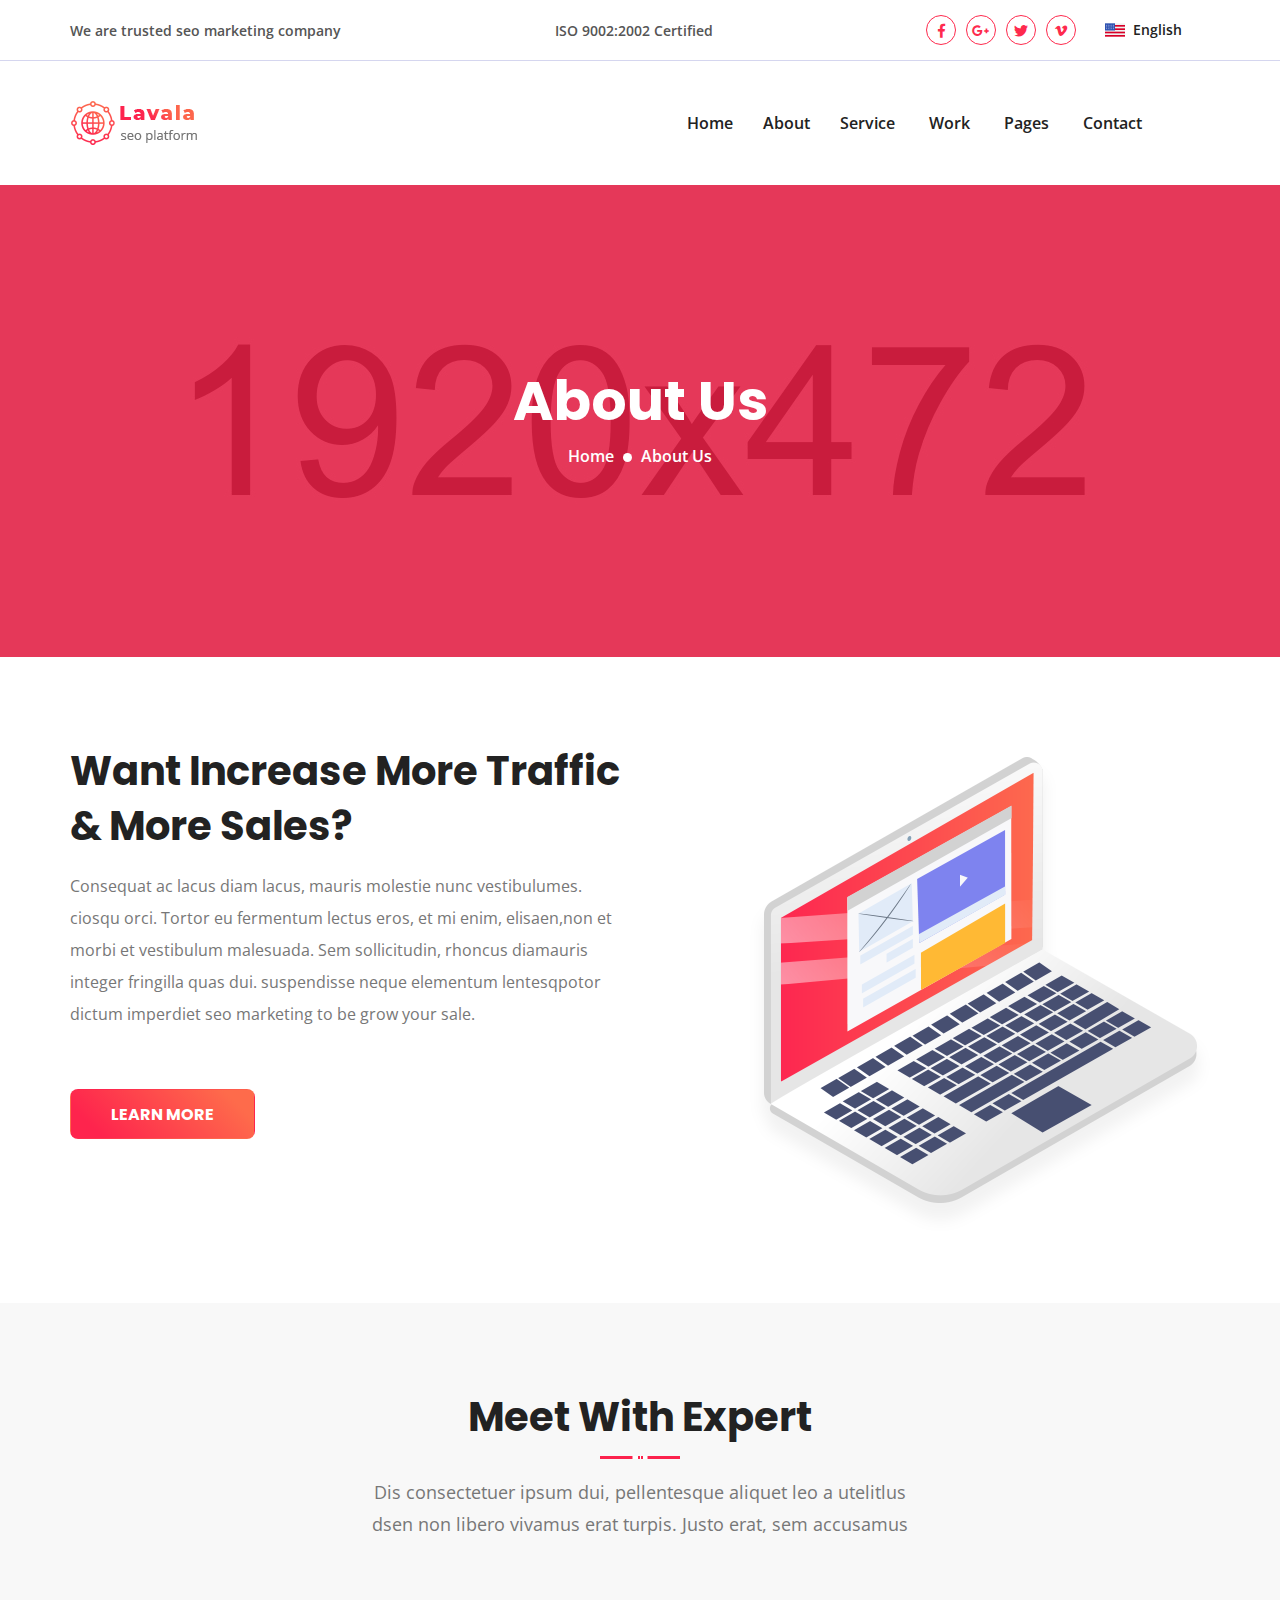
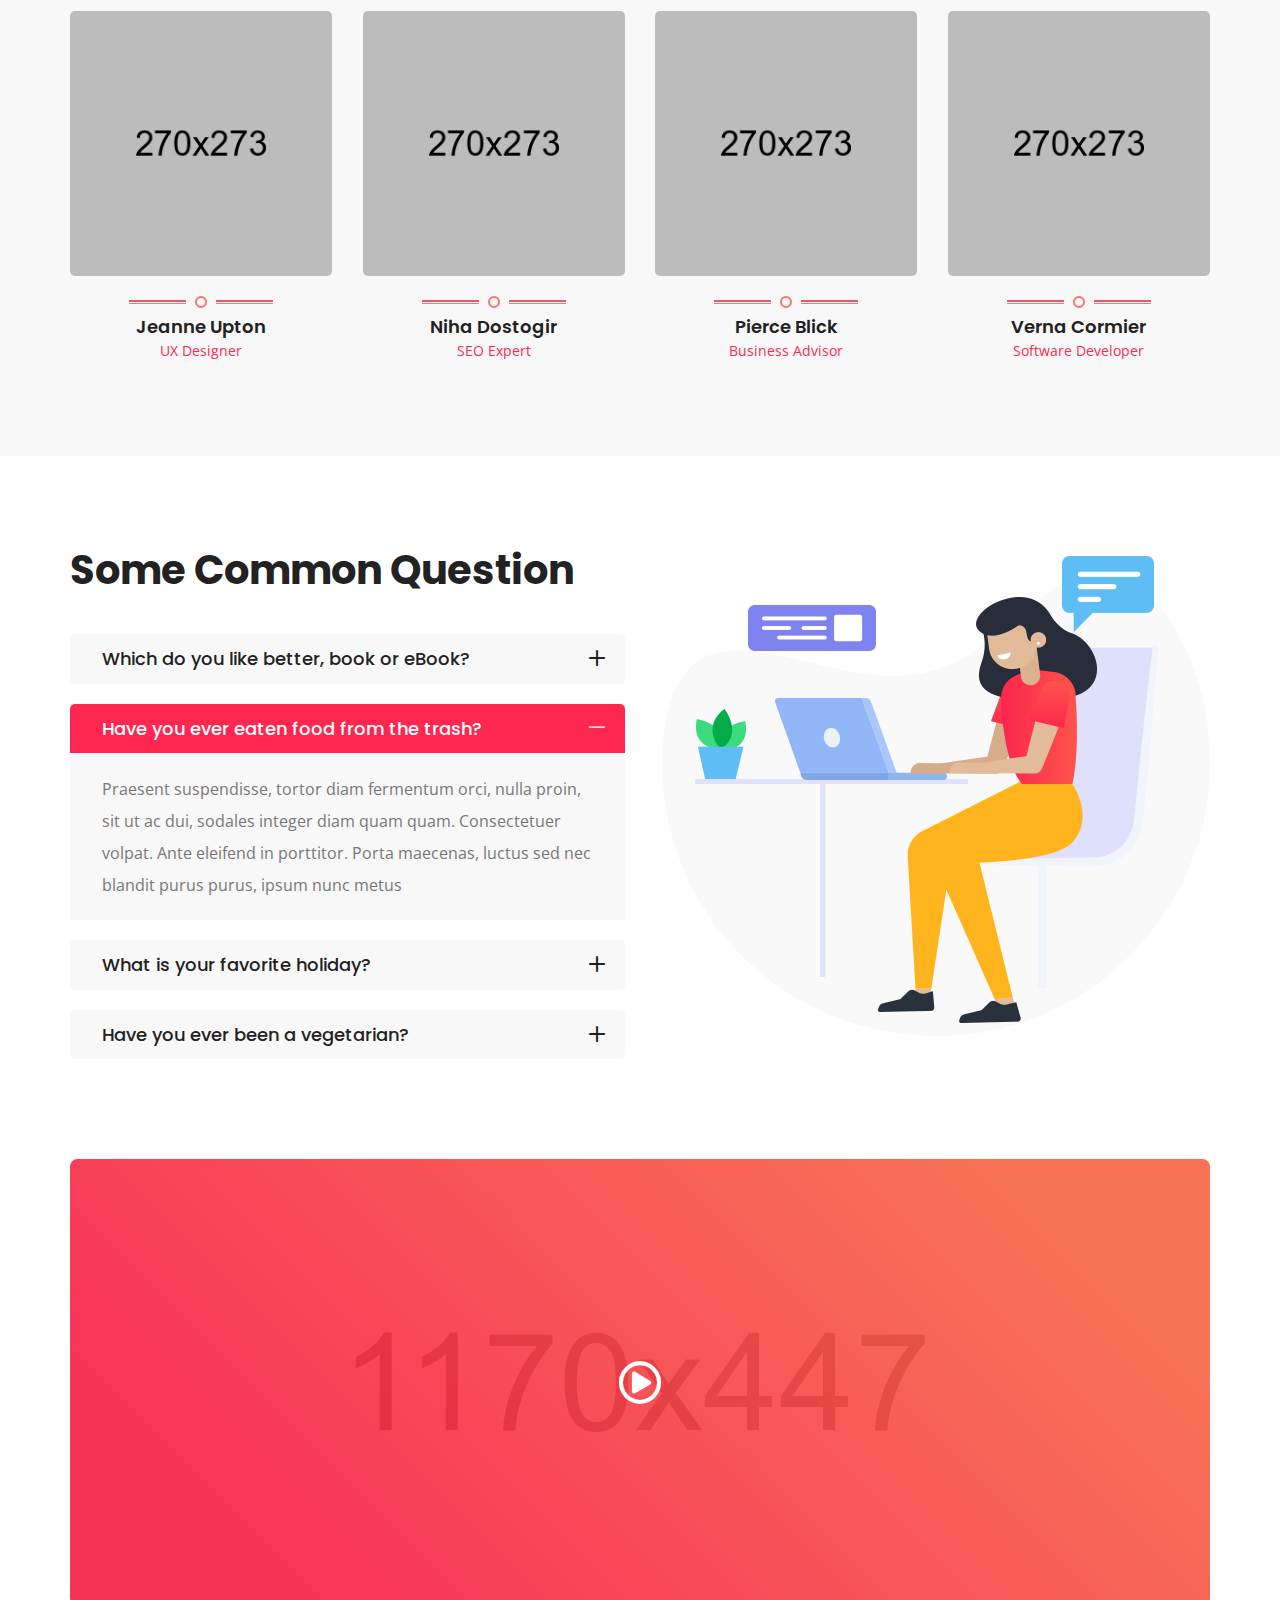
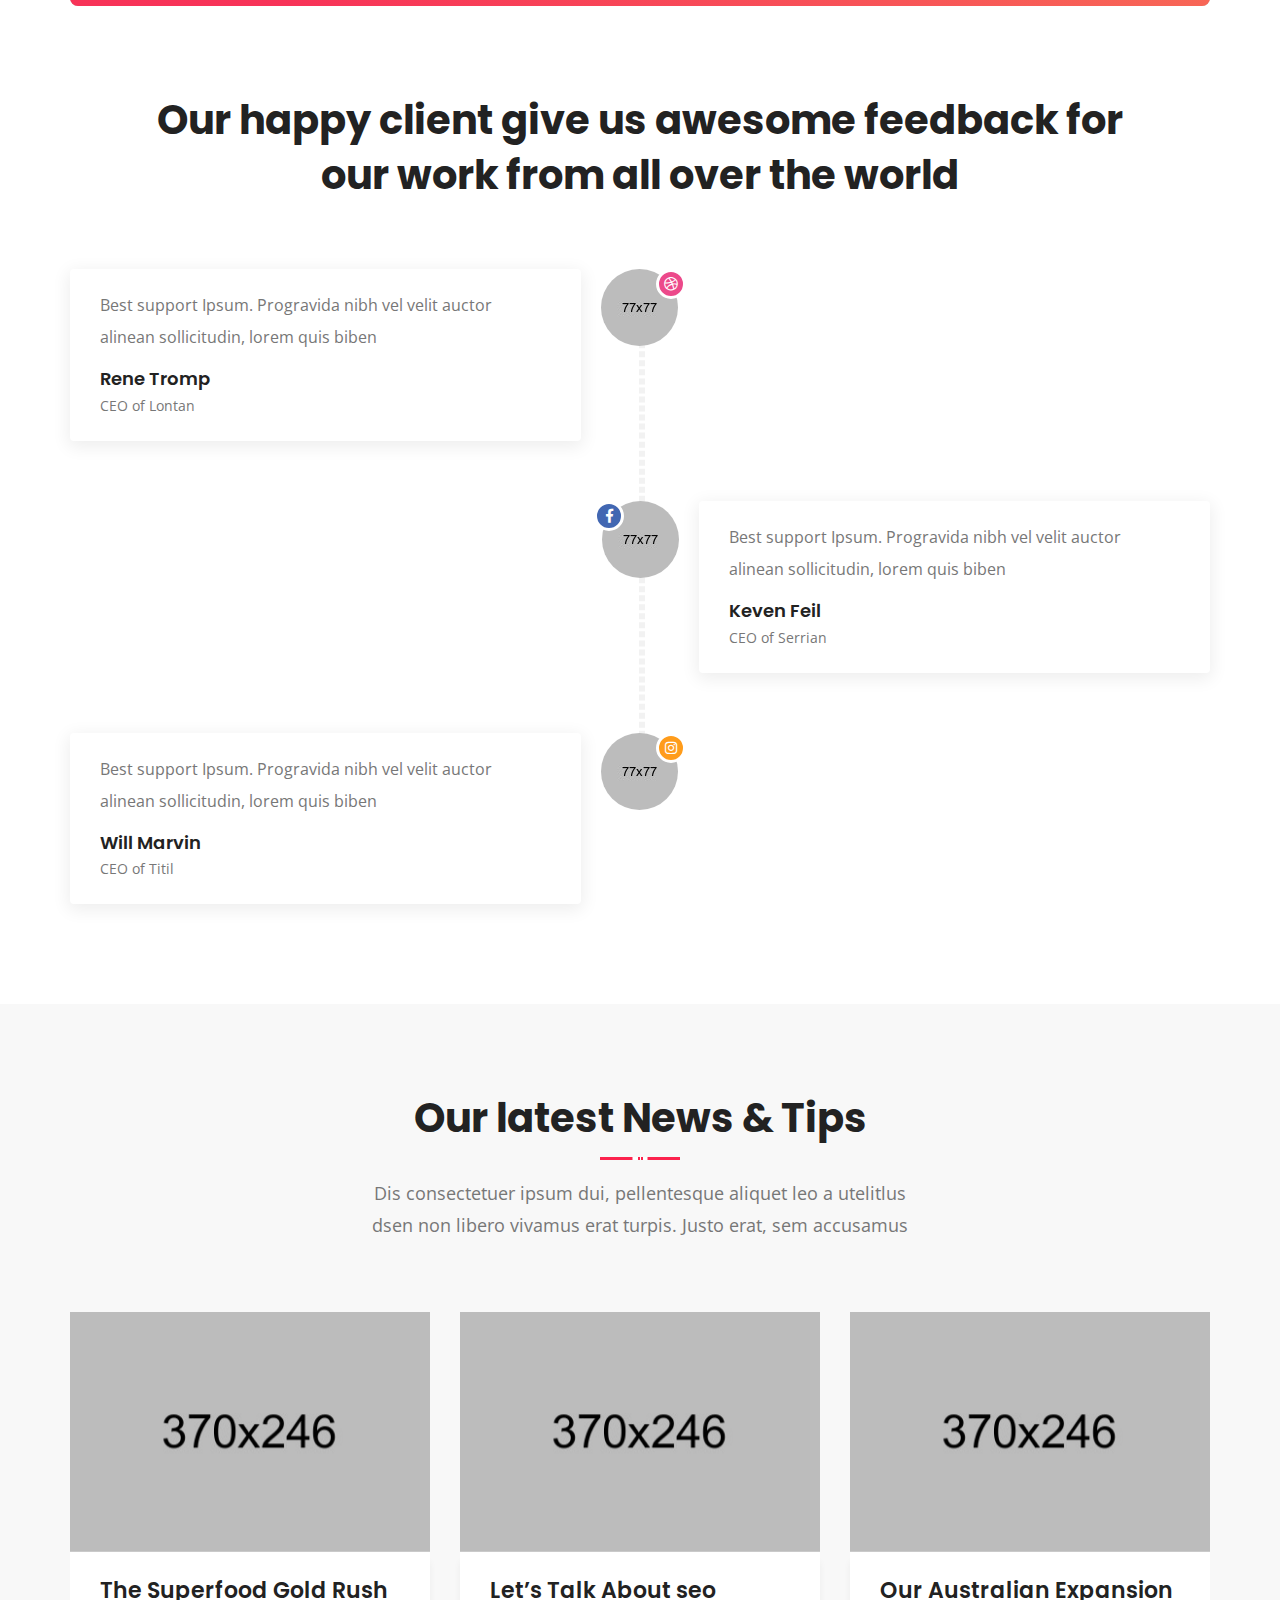
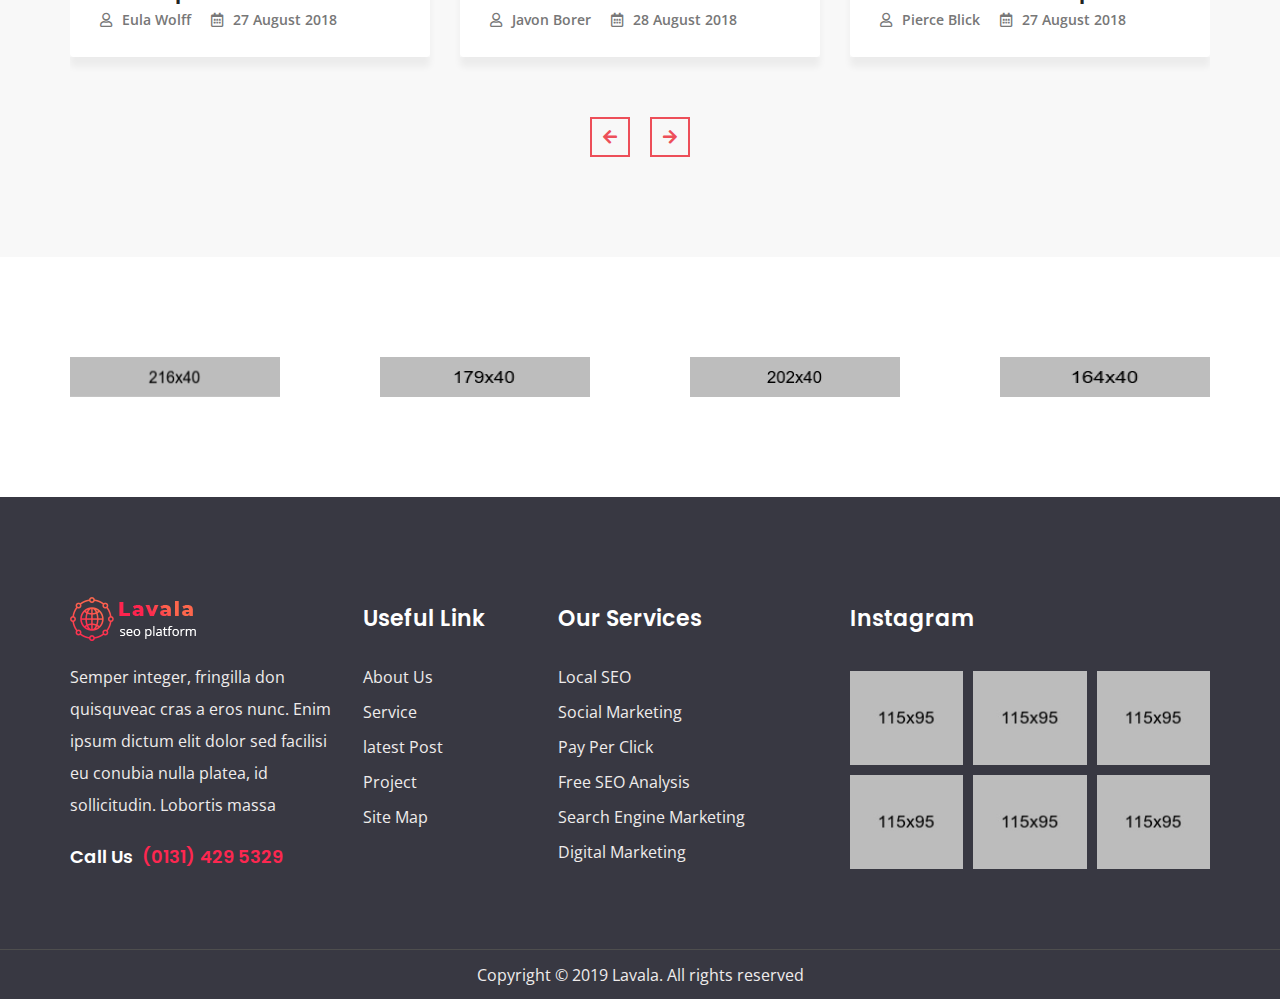
<file: about.html>
<!DOCTYPE html>
<html lang="en">

<head>
  <meta charset="utf-8">
  <meta http-equiv="x-ua-compatible" content="ie=edge">
  <title>About Us - Creative Multipurpose Agency Template</title>
  <meta name="description" content="">
  <meta name="viewport" content="width=device-width, initial-scale=1, maximum-scale=1, user-scalable=0">
  <!-- Favicon -->
  <link rel="apple-touch-icon" href="img/favicon/apple-touch-icons.png" sizes="180x180">
  <link rel="icon" type="image/png" href="img/favicon/favicon-32x32.png" sizes="32x32">
  <link rel="icon" type="image/png" href="img/favicon/favicon-16x16.png" sizes="16x16">
  <!-- all css here -->
  <!-- bootstrap v4.1.3 css -->
  <link rel="stylesheet" href="css/bootstrap.min.css">
  <!-- font-awesome css -->
  <link rel="stylesheet" href="css/fontawesome.min.css">
  <!-- flaticon css -->
  <link rel="stylesheet" href="css/flaticon.css">
  <!-- selectize css -->
  <link rel="stylesheet" href="css/selectize.css">
  <!-- owl-carousel css -->
  <link rel="stylesheet" href="css/owl.carousel.min.css">
  <link rel="stylesheet" href="css/owl.theme.default.min.css">
  <!-- animate css -->
  <link rel="stylesheet" href="css/animate.min.css">
  <!-- venobox css -->
  <link rel="stylesheet" href="css/venobox.css">
  <!-- style css -->
  <link rel="stylesheet" href="style.css">
  <!-- modernizr js -->
  <script src="js/vendor/modernizr-custom.js"></script>
  <!--[if lt IE 9]>
    <script src="https://oss.maxcdn.com/html5shiv/3.7.2/html5shiv.min.js"></script>
    <script src="https://oss.maxcdn.com/respond/1.4.2/respond.min.js"></script>
  <![endif]-->
</head>

<body>
  <!-- Start Header Area -->
  <header class="header header-two">
    <div class="header-top-area">
      <div class="container">
        <div class="row">
          <div class="col-md-12">
            <div class="header-top">
              <div class="tag-text">
                <span>We are trusted seo marketing company</span>
              </div>
              <div class="certified-text">
                <span>ISO 9002:2002 Certified</span>
              </div>
              <div class="social-area">
                <ul class="social-list list-style">
                  <li><a href="#"><i class="fab fa-facebook-f"></i></a></li>
                  <li><a href="#"><i class="fab fa-google-plus-g"></i></a></li>
                  <li><a href="#"><i class="fab fa-twitter"></i></a></li>
                  <li><a href="#"><i class="fab fa-vimeo-v"></i></a></li>
                </ul>
              </div>
              <div class="language-area">
                <select class="flag">
                  <option value='english' selected>English</option>
                  <option value='australia'>Australia</option>
                  <option value='uk'>UK</option>
                  <option value='france'>France</option>
                </select>
              </div>
            </div>
          </div>
        </div>
      </div>
    </div>
    <div class="header-bottom">
      <div class="container">
        <div class="row">
          <div class="header-info">
            <!-- Start Navigation -->
            <nav class="navbar navbar-expand-lg navbar-light">
              <a href="index.html">
                <img src="img/logo/logo.png" alt="logo">
              </a>
              <button class="navbar-toggler" type="button" data-toggle="collapse" data-target="#navbarNav"
                aria-controls="navbarNav" aria-expanded="false" aria-label="Toggle navigation">
                <span class="navbar-toggler-icon"></span>
              </button>
              <div class="collapse navbar-collapse" id="navbarNav">
                <ul class="navbar-nav">
                  <li class="nav-item active">
                    <a class="nav-link" href="index.html">Home</a>
                  </li>
                  <li class="nav-item">
                    <a class="nav-link" href="about.html">About</a>
                  </li>
                  <li class="nav-item dropdown">
                    <a class="nav-link dropdown-toggle" data-toggle="dropdown" href="#"
                      aria-expanded="false">Service</a>
                    <ul class="dropdown-menu">
                      <li class="nav-item">
                        <a class="nav-link" href="services.html">Services</a>
                      </li>
                      <li class="nav-item">
                        <a class="nav-link" href="service-details.html">Service Details</a>
                      </li>
                    </ul>
                  </li>
                  <li class="nav-item dropdown">
                    <a class="nav-link dropdown-toggle" data-toggle="dropdown" href="#" aria-expanded="false">Work</a>
                    <ul class="dropdown-menu">
                      <li class="nav-item">
                        <a class="nav-link" href="projects.html">Projects</a>
                      </li>
                      <li class="nav-item">
                        <a class="nav-link" href="project-details.html">Project Details</a>
                      </li>
                    </ul>
                  </li>
                  <li class="nav-item dropdown">
                    <a class="nav-link dropdown-toggle" data-toggle="dropdown" href="#" aria-expanded="false">Pages</a>
                    <ul class="dropdown-menu">
                      <li class="nav-item">
                        <a class="nav-link" href="blog.html">Blog</a>
                      </li>
                      <li class="nav-item">
                        <a class="nav-link" href="blog-details.html">blog Details</a>
                      </li>
                      <li class="nav-item">
                        <a class="nav-link" href="faq.html">Faq Page</a>
                      </li>
                      <li class="nav-item">
                        <a class="nav-link" href="error.html">Error Page</a>
                      </li>
                    </ul>
                  </li>
                  <li class="nav-item">
                    <a class="nav-link" href="contact.html">Contact</a>
                  </li>
                  <li class="nav-item">
                    <!-- Start Search btn -->
                    <!-- <div class="search-btn-area">
                      <form action="#">
                        <div class="input-group">
                          <input type="search" class="form-control" placeholder="Search...">
                          <div class="input-group-append">
                            <button class="btn search-btn" type="button"><i class="fa fa-search"></i></button>
                          </div>
                        </div>
                        <a class="main-search" href="#"><i class="fa fa-search"></i></a>
                      </form>
                    </div> -->
                    <!-- End Search btn -->
                  </li>
                  <li class="nav-item">
                    <!--  <div class="login-btn">
                      <a class="btn" href="login.html">Login</a>
                    </div>
                  </li>
                </ul>
              </div>
            </nav> -->
                    <!-- End Navigation -->
              </div>
          </div>
        </div>
      </div>
  </header>
  <!-- End Header Area -->
  <!-- Strat Breadcrumb Area -->
  <section class="breadcrumb-area">
    <div class="breadcrumb-content text-center">
      <h1>About Us</h1>
      <nav aria-label="breadcrumb">
        <ol class="breadcrumb">
          <li class="breadcrumb-item"><a href="index.html">Home</a></li>
          <li class="breadcrumb-item active" aria-current="page">About Us</li>
        </ol>
      </nav>
    </div>
  </section>
  <!-- End Breadcrumb Area -->
  <!-- Start Traffic Area -->
  <section class="traffic-area section-padding">
    <div class="container">
      <div class="row">
        <div class="col-md-12 col-lg-12 col-xl-6">
          <div class="traffic-content">
            <h2>Want Increase More Traffic &amp; More Sales?</h2>
            <p>Consequat ac lacus diam lacus, mauris molestie nunc vestibulumes. ciosqu orci. Tortor eu fermentum lectus
              eros, et mi enim, elisaen,non et morbi et vestibulum malesuada. Sem sollicitudin, rhoncus diamauris
              integer fringilla quas dui. suspendisse neque elementum lentesqpotor dictum imperdiet seo marketing to be
              grow your sale.</p>
            <a class="btn" href="#">Learn More</a>
          </div>
        </div>
        <div class="col-md-12 col-lg-12 col-xl-6">
          <div class="traffic-image-block">
            <div class="traffic-image">
              <img class="wow fadeInUp" data-wow-delay="0.5s" src="img/traffic/vector-1.png" alt="Vector">
              <div class="traffic-image-2 wow fadeInLeft" data-wow-delay="0.8s">
                <img src="img/traffic/vector-2.png" alt="Vector">
              </div>
            </div>
          </div>
        </div>
      </div>
    </div>
  </section>
  <!-- End Traffic Area -->
  <!-- Start Expert Area -->
  <section class="expert-area section-padding">
    <div class="container">
      <div class="row">
        <div class="col-md-12">
          <div class="section-title">
            <h2>Meet With Expert</h2>
            <div class="section-line">
              <span></span>
            </div>
            <p>Dis consectetuer ipsum dui, pellentesque aliquet leo a utelitlus dsen non libero vivamus erat turpis.
              Justo erat, sem accusamus</p>
          </div>
        </div>
      </div>
      <div class="row">
        <div class="col-md-12">
          <div class="expert-block">
            <!-- Single Member -->
            <div class="expert-single">
              <div class="expert-avatar">
                <img src="img/team/1.jpg" alt="Team Member">
              </div>
              <div class="bordr-line">
                <img src="img/team/line.png" alt="Line">
              </div>
              <h5><a href="#">Jeanne Upton</a></h5>
              <span>UX Designer</span>
            </div>
            <!-- Single Member -->
            <div class="expert-single">
              <div class="expert-avatar">
                <img src="img/team/2.jpg" alt="Team Member">
              </div>
              <div class="bordr-line">
                <img src="img/team/line.png" alt="Line">
              </div>
              <h5><a href="#">Niha Dostogir</a></h5>
              <span>SEO Expert</span>
            </div>
            <!-- Single Member -->
            <div class="expert-single">
              <div class="expert-avatar">
                <img src="img/team/3.jpg" alt="Team Member">
              </div>
              <div class="bordr-line">
                <img src="img/team/line.png" alt="Line">
              </div>
              <h5><a href="#">Pierce Blick</a></h5>
              <span>Business Advisor</span>
            </div>
            <!-- Single Member -->
            <div class="expert-single">
              <div class="expert-avatar">
                <img src="img/team/4.jpg" alt="Team Member">
              </div>
              <div class="bordr-line">
                <img src="img/team/line.png" alt="Line">
              </div>
              <h5><a href="#">Verna Cormier</a></h5>
              <span>Software Developer</span>
            </div>
          </div>
        </div>
      </div>
    </div>
  </section>
  <!-- End Expert Area -->
  <!-- Start FAQ Area -->
  <section class="faq-area section-padding">
    <div class="container">
      <div class="row">
        <div class="col-md-12 col-lg-12 col-xl-6">
          <div class="faq-info">
            <h2>Some Common Question</h2>
            <div class="accordion" id="accordionLavala">
              <!-- Single Faq -->
              <div class="card">
                <div class="card-header" id="headingOne">
                  <h5 class="mb-0">
                    <button class="btn-link collapsed" type="button" data-toggle="collapse" data-target="#collapseOne"
                      aria-expanded="true" aria-controls="collapseOne">
                      Which do you like better, book or eBook?
                    </button>
                  </h5>
                </div>
                <div id="collapseOne" class="collapse" aria-labelledby="headingOne" data-parent="#accordionLavala">
                  <div class="card-body">
                    Praesent suspendisse, tortor diam fermentum orci, nulla proin, sit ut ac dui, sodales integer diam
                    quam quam. Consectetuer volpat. Ante eleifend in porttitor. Porta maecenas, luctus sed nec blandit
                    purus purus, ipsum nunc metus
                  </div>
                </div>
              </div>
              <!-- Single Faq -->
              <div class="card">
                <div class="card-header" id="headingTwo">
                  <h5 class="mb-0">
                    <button class="btn-link" type="button" data-toggle="collapse" data-target="#collapseTwo"
                      aria-expanded="false" aria-controls="collapseTwo">
                      Have you ever eaten food from the trash?
                    </button>
                  </h5>
                </div>
                <div id="collapseTwo" class="collapse show" aria-labelledby="headingTwo" data-parent="#accordionLavala">
                  <div class="card-body">
                    Praesent suspendisse, tortor diam fermentum orci, nulla proin, sit ut ac dui, sodales integer diam
                    quam quam. Consectetuer volpat. Ante eleifend in porttitor. Porta maecenas, luctus sed nec blandit
                    purus purus, ipsum nunc metus
                  </div>
                </div>
              </div>
              <!-- Single Faq -->
              <div class="card">
                <div class="card-header" id="headingthree">
                  <h5 class="mb-0">
                    <button class="btn-link collapsed" type="button" data-toggle="collapse" data-target="#collapsethree"
                      aria-expanded="false" aria-controls="collapsethree">
                      What is your favorite holiday?
                    </button>
                  </h5>
                </div>
                <div id="collapsethree" class="collapse" aria-labelledby="headingthree" data-parent="#accordionLavala">
                  <div class="card-body">
                    Praesent suspendisse, tortor diam fermentum orci, nulla proin, sit ut ac dui, sodales integer diam
                    quam quam. Consectetuer volpat. Ante eleifend in porttitor. Porta maecenas, luctus sed nec blandit
                    purus purus, ipsum nunc metus
                  </div>
                </div>
              </div>
              <!-- Single Faq -->
              <div class="card">
                <div class="card-header" id="headingFour">
                  <h5 class="mb-0">
                    <button class="btn-link collapsed" type="button" data-toggle="collapse" data-target="#collapseFour"
                      aria-expanded="false" aria-controls="collapseFour">
                      Have you ever been a vegetarian?
                    </button>
                  </h5>
                </div>
                <div id="collapseFour" class="collapse" aria-labelledby="headingFour" data-parent="#accordionLavala">
                  <div class="card-body">
                    Praesent suspendisse, tortor diam fermentum orci, nulla proin, sit ut ac dui, sodales integer diam
                    quam quam. Consectetuer volpat. Ante eleifend in porttitor. Porta maecenas, luctus sed nec blandit
                    purus purus, ipsum nunc metus
                  </div>
                </div>
              </div>
            </div>
            <!-- End Accordion -->
          </div>
        </div>
        <div class="col-md-12 col-lg-12 col-xl-6">
          <div class="faq-image-block">
            <img src="img/about/vector.png" alt="Vector">
          </div>
        </div>
      </div>
    </div>
  </section>
  <!-- End FAQ Area -->
  <!-- Start Video Area -->
  <div class="video-area">
    <div class="container">
      <div class="row">
        <div class="col-md-12">
          <div class="video-info">
            <div class="video-btn">
              <a href="#0" class="cd-popup-trigger hvr-wobble-horizontal">
                <i class="far fa-play-circle"></i>
              </a>
              <div class="cd-popup" role="alert">
                <div class="cd-popup-container">
                  <div class="video-container">
                    <iframe width="650" height="350" src="https://www.youtube.com/embed/0IMdXuuIrCQ"
                      allowfullscreen></iframe>
                  </div>
                  <a href="#0" class="cd-popup-close">x</a>
                </div>
              </div>
            </div>
          </div>
        </div>
      </div>
    </div>
  </div>
  <!-- End Video Area -->
  <!-- Start Feedback Area -->
  <section class="feedback-area about-feedback">
    <div class="container">
      <div class="row">
        <div class="col-md-12">
          <div class="section-title">
            <h2>Our happy client give us awesome feedback for our work from all over the world</h2>
          </div>
        </div>
      </div>
      <div class="row">
        <div class="col-md-12">
          <div class="feedback-content-block">
            <ul class="feedback-list list-style">
              <!-- Single Feedback -->
              <li class="feedback-single-block">
                <div class="feedback-single">
                  <div class="feedback-content">
                    <p>Best support Ipsum. Progravida nibh vel velit auctor alinean sollicitudin, lorem quis biben</p>
                    <h5>Rene Tromp</h5>
                    <span>CEO of Lontan</span>
                  </div>
                  <div class="avatar-block">
                    <div class="avatar">
                      <img src="img/review/1.jpg" alt="img">
                      <div class="icon">
                        <a href="#"><i class="fab fa-dribbble"></i></a>
                      </div>
                    </div>
                  </div>
                </div>
              </li>
              <!-- Single Feedback -->
              <li class="feedback-single-block">
                <div class="feedback-single">
                  <div class="feedback-content">
                    <p>Best support Ipsum. Progravida nibh vel velit auctor alinean sollicitudin, lorem quis biben</p>
                    <h5>Keven Feil</h5>
                    <span>CEO of Serrian</span>
                  </div>
                  <div class="avatar-block">
                    <div class="avatar">
                      <img src="img/review/2.jpg" alt="img">
                      <div class="icon">
                        <a href="#"><i class="fab fa-facebook-f"></i></a>
                      </div>
                    </div>
                  </div>
                </div>
              </li>
              <!-- Single Feedback -->
              <li class="feedback-single-block">
                <div class="feedback-single">
                  <div class="feedback-content">
                    <p>Best support Ipsum. Progravida nibh vel velit auctor alinean sollicitudin, lorem quis biben</p>
                    <h5>Will Marvin</h5>
                    <span>CEO of Titil</span>
                  </div>
                  <div class="avatar-block">
                    <div class="avatar">
                      <img src="img/review/3.jpg" alt="img">
                      <div class="icon">
                        <a href="#"><i class="fab fa-instagram"></i></a>
                      </div>
                    </div>
                  </div>
                </div>
              </li>
            </ul>
          </div>
        </div>
      </div>
    </div>
  </section>
  <!-- End Feedback Area -->
  <!-- Start Blog Area -->
  <section class="blog-area section-padding">
    <div class="container">
      <div class="row">
        <div class="col-md-12">
          <div class="section-title">
            <h2>Our latest News &amp; Tips</h2>
            <div class="section-line">
              <span></span>
            </div>
            <p>Dis consectetuer ipsum dui, pellentesque aliquet leo a utelitlus dsen non libero vivamus erat turpis.
              Justo erat, sem accusamus</p>
          </div>
        </div>
      </div>
      <div class="row">
        <div class="col-md-12">
          <div class="blog-slider owl-carousel owl-theme">
            <div class="single-news">
              <figure>
                <img src="img/blog/1.jpg" alt="news">
              </figure>
              <div class="blog-content">
                <h4><a href="#">The Superfood Gold Rush</a></h4>
                <ul class="blog-meta list-style">
                  <li><a href="#"><i class="far fa-user"></i>Eula Wolff</a></li>
                  <li><a href="#"><i class="far fa-calendar-alt"></i>27 August 2018</a></li>
                </ul>
              </div>
            </div>
            <div class="single-news">
              <figure>
                <img src="img/blog/2.jpg" alt="Img">
              </figure>
              <div class="blog-content">
                <h4><a href="#">Let’s Talk About seo</a></h4>
                <ul class="blog-meta list-style">
                  <li><a href="#"><i class="far fa-user"></i>Javon Borer</a></li>
                  <li><a href="#"><i class="far fa-calendar-alt"></i>28 August 2018</a></li>
                </ul>
              </div>
            </div>
            <div class="single-news">
              <figure>
                <img src="img/blog/3.jpg" alt="Img">
              </figure>
              <div class="blog-content">
                <h4><a href="#">Our Australian Expansion</a></h4>
                <ul class="blog-meta list-style">
                  <li><a href="#"><i class="far fa-user"></i>Pierce Blick</a></li>
                  <li><a href="#"><i class="far fa-calendar-alt"></i>27 August 2018</a></li>
                </ul>
              </div>
            </div>
          </div>
        </div>
      </div>
    </div>
  </section>
  <!-- End Blog Area -->
  <!-- Start Client Logo Area -->
  <div class="client-log-area section-padding">
    <div class="container">
      <div class="row">
        <div class="col-md-12">
          <div class="client-logo-slider owl-carousel owl-theme">
            <div class="client-logo-single">
              <img src="img/clients/1.png" alt="Logo">
            </div>
            <div class="client-logo-single">
              <img src="img/clients/2.png" alt="Logo">
            </div>
            <div class="client-logo-single">
              <img src="img/clients/3.png" alt="Logo">
            </div>
            <div class="client-logo-single">
              <img src="img/clients/4.png" alt="Logo">
            </div>
          </div>
        </div>
      </div>
    </div>
  </div>
  <!-- End Client Logo Area -->
  <!-- Start Footer Area -->
  <footer class="footer-area">
    <div class="footer-top">
      <div class="container">
        <div class="row">
          <div class="col-md-6 col-lg-3">
            <div class="footer-info">
              <div class="footer-logo">
                <a href="index.html">
                  <img src="img/footer/logo.png" alt="Logo">
                </a>
              </div>
              <p>Semper integer, fringilla don quisquveac cras a eros nunc. Enim ipsum dictum elit dolor sed facilisi eu
                conubia nulla platea, id sollicitudin. Lobortis massa</p>
              <div class="call-us">
                <h5>Call Us <a href="tel:01314295329">(0131) 429 5329</a></h5>
              </div>
            </div>
          </div>
          <div class="col-md-6 col-lg-2">
            <div class="footer-info">
              <h4>Useful Link</h4>
              <ul class="link-list list-style">
                <li><a href="#">About Us</a></li>
                <li><a href="#">Service</a></li>
                <li><a href="#">latest Post</a></li>
                <li><a href="#">Project</a></li>
                <li><a href="#">Site Map</a></li>
              </ul>
            </div>
          </div>
          <div class="col-md-6 col-lg-3">
            <div class="footer-info">
              <h4>Our Services</h4>
              <ul class="link-list list-style">
                <li><a href="#">Local SEO</a></li>
                <li><a href="#">Social Marketing</a></li>
                <li><a href="#">Pay Per Click</a></li>
                <li><a href="#">Free SEO Analysis</a></li>
                <li><a href="#">Search Engine Marketing</a></li>
                <li><a href="#">Digital Marketing</a></li>
              </ul>
            </div>
          </div>
          <div class="col-md-6 col-lg-4">
            <div class="footer-info">
              <h4>Instagram</h4>
              <ul class="instagram-list list-style">
                <li>
                  <a href="#"><img src="img/footer/1.jpg" alt="Instagram"></a>
                </li>
                <li>
                  <a href="#"><img src="img/footer/2.jpg" alt="Instagram"></a>
                </li>
                <li>
                  <a href="#"><img src="img/footer/3.jpg" alt="Instagram"></a>
                </li>
                <li>
                  <a href="#"><img src="img/footer/4.jpg" alt="Instagram"></a>
                </li>
                <li>
                  <a href="#"><img src="img/footer/5.jpg" alt="Instagram"></a>
                </li>
                <li>
                  <a href="#"><img src="img/footer/6.jpg" alt="Instagram"></a>
                </li>
              </ul>
            </div>
          </div>
        </div>
      </div>
    </div>
    <div class="footer-bottom">
      <div class="container">
        <div class="row">
          <div class="col-md-12">
            <div class="footer-bottom-content">
              <p>Copyright &copy; 2019 Lavala. All rights reserved</p>
            </div>
          </div>
        </div>
      </div>
    </div>
  </footer>
  <!-- End Footer Area -->
  <!-- all js here -->
  <!-- jquery version -->
  <script src="js/jquery-3.1.1.min.js"></script>
  <!-- popper js -->
  <script src="js/popper.min.js"></script>
  <!-- bootstrap js -->
  <script src="js/bootstrap.min.js"></script>
  <!-- selectize -->
  <script src="js/selectize.js"></script>
  <!-- icheck -->
  <script src="js/icheck.min.js"></script>
  <!-- owl.carousel js -->
  <script src="js/owl.carousel.min.js"></script>
  <!-- appear js -->
  <script src="js/jquery.appear.js"></script>
  <!-- easing js -->
  <script src="js/jquery.easing.1.3.min.js"></script>
  <!-- venobox js -->
  <script src="js/venobox.min.js"></script>
  <!-- countTo js -->
  <script src="js/jquery.countTo.js"></script>
  <!-- wow js -->
  <script src="js/wow.min.js"></script>
  <!-- loadMoreResults js -->
  <script src="js/loadMoreResults.js"></script>
  <!-- plugins js -->
  <script src="js/plugins.js"></script>
  <!-- main js -->
  <script src="js/main.js"></script>
</body>

</html>
</file>
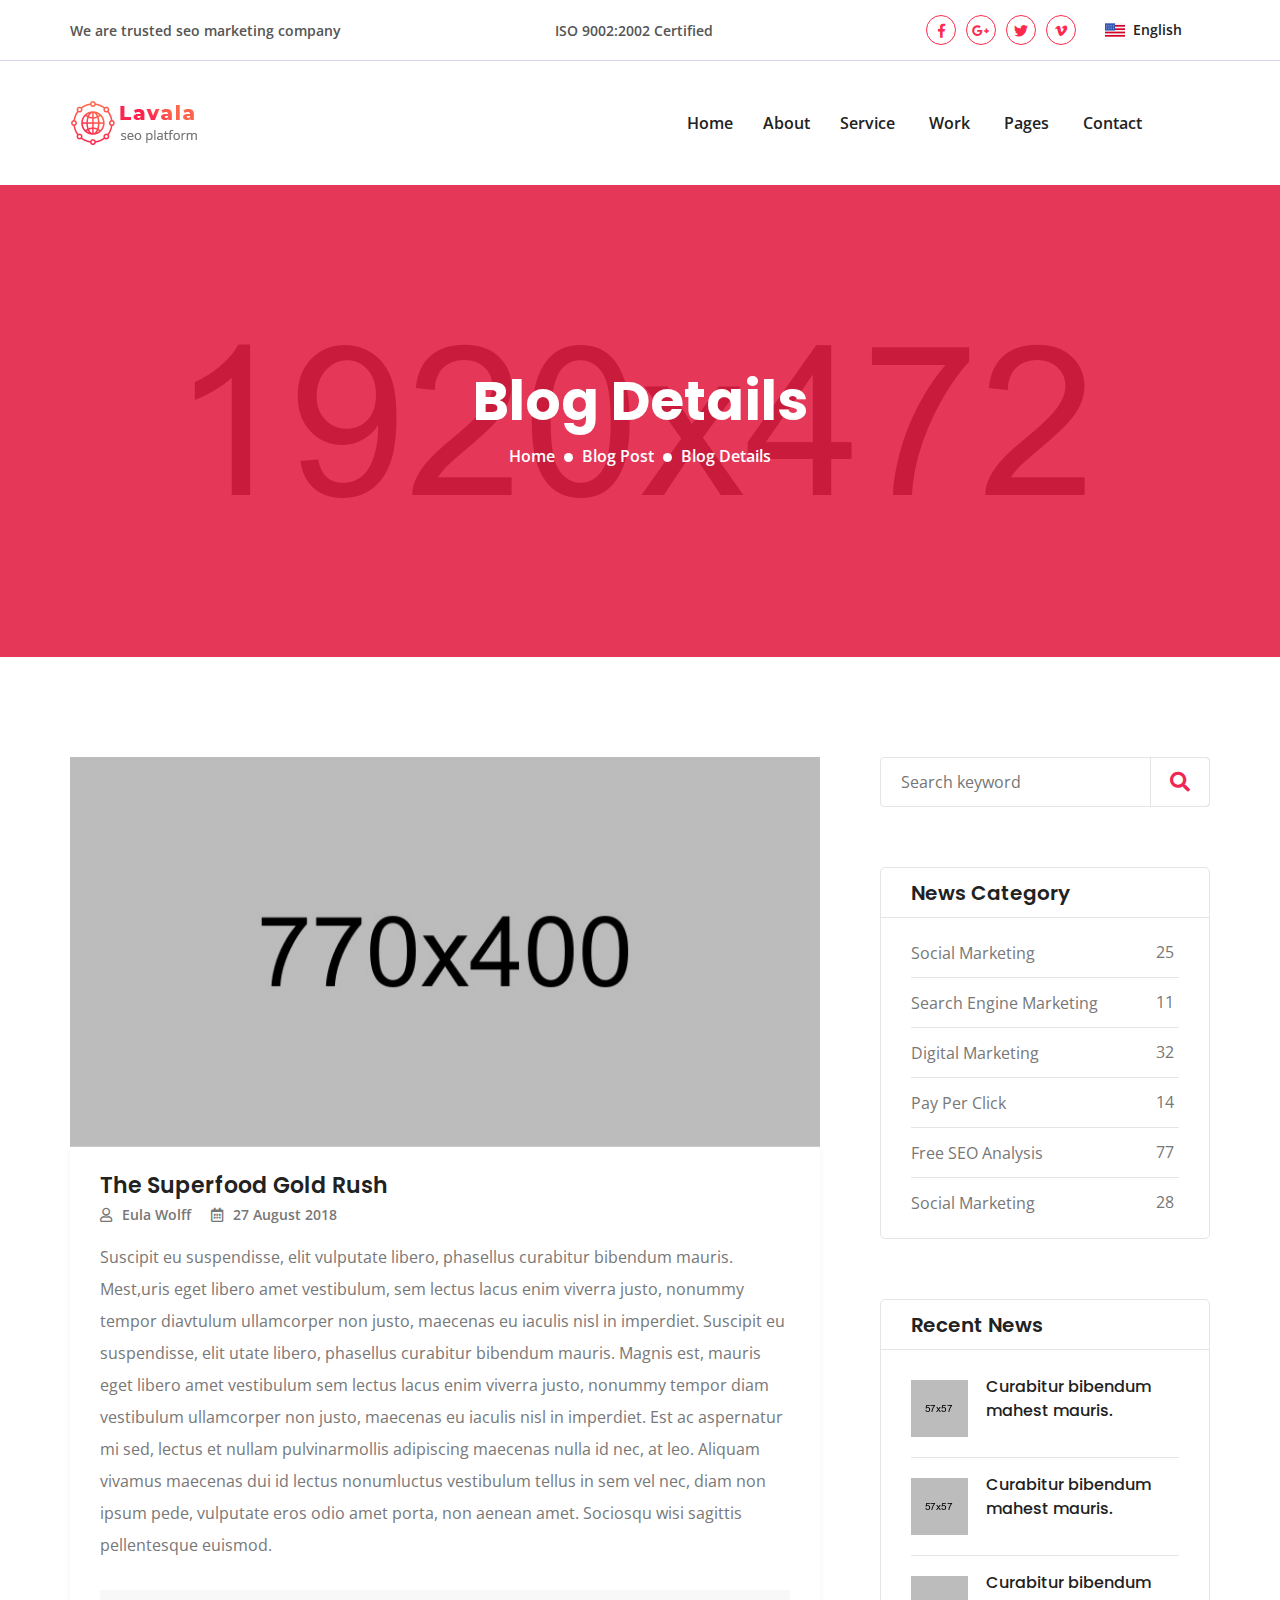
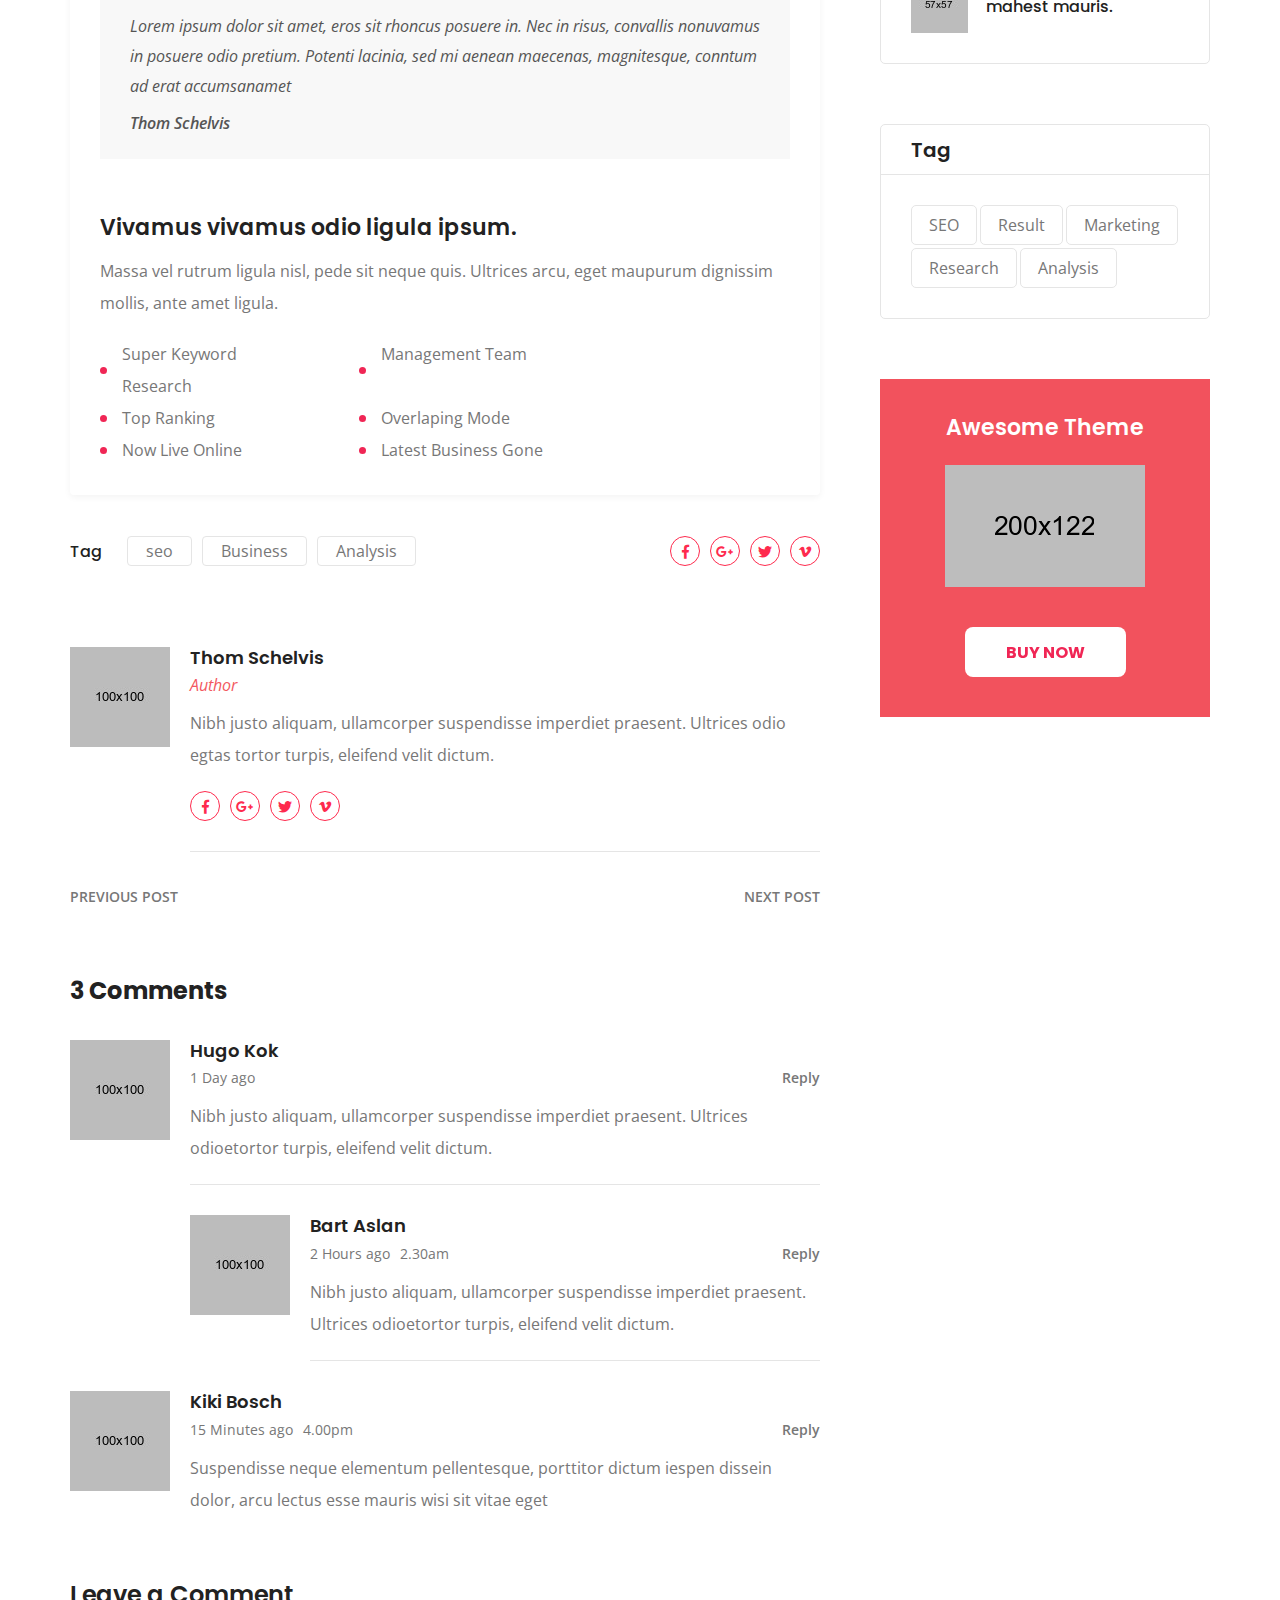
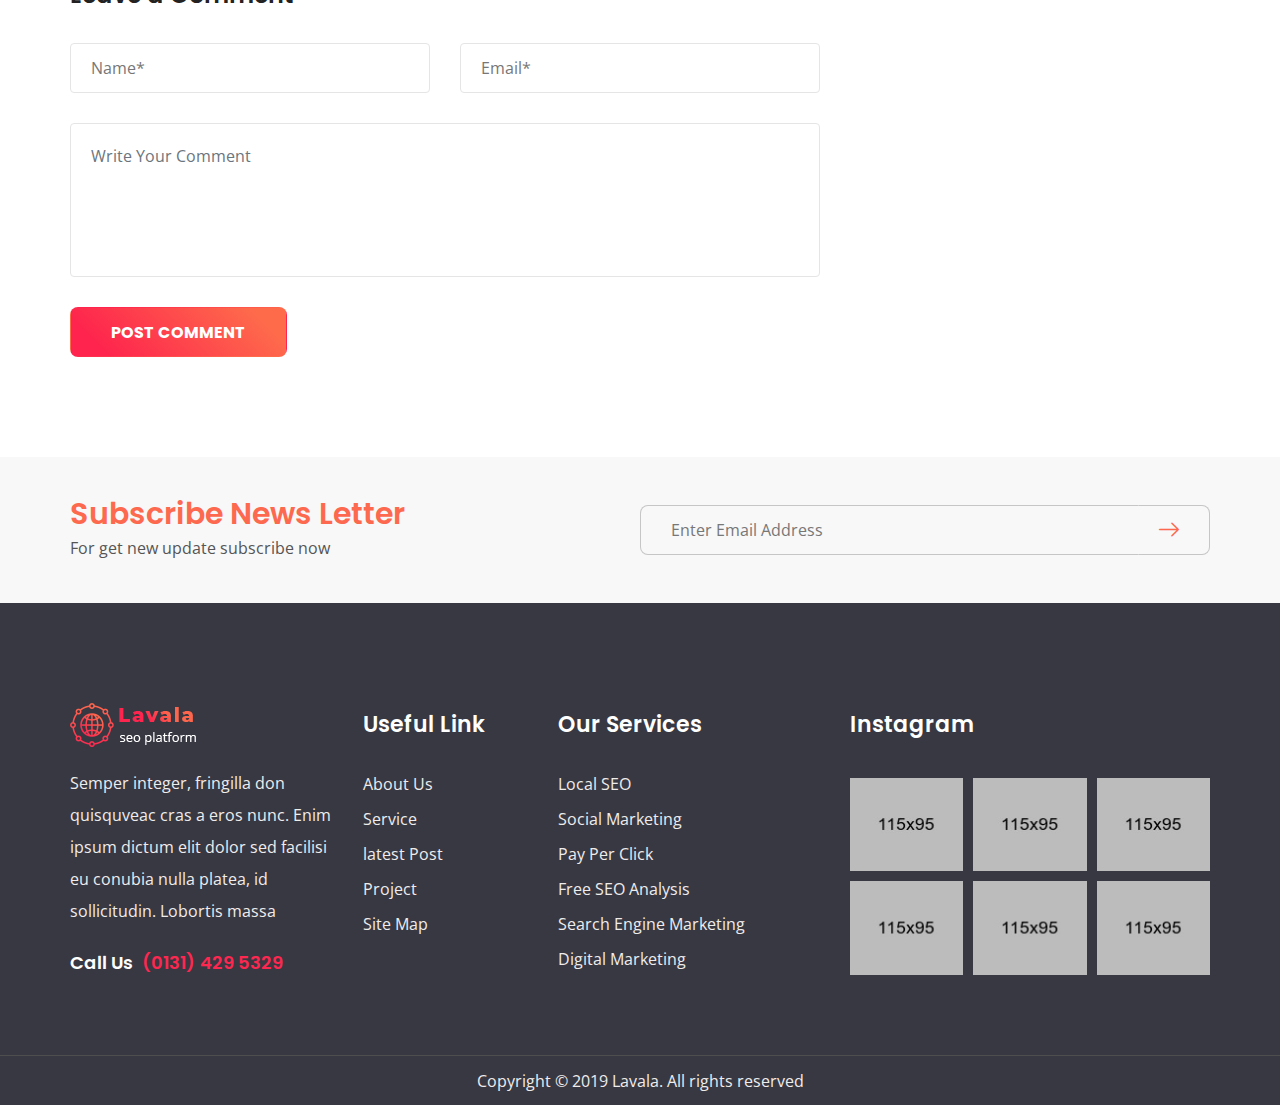
<file: blog-details.html>
<!DOCTYPE html>
<html lang="en">

<head>
  <meta charset="utf-8">
  <meta http-equiv="x-ua-compatible" content="ie=edge">
  <title>Blog Details - Creative Multipurpose Agency Template</title>
  <meta name="description" content="">
  <meta name="viewport" content="width=device-width, initial-scale=1, maximum-scale=1, user-scalable=0">
  <!-- Favicon -->
  <link rel="apple-touch-icon" href="img/favicon/apple-touch-icons.png" sizes="180x180">
  <link rel="icon" type="image/png" href="img/favicon/favicon-32x32.png" sizes="32x32">
  <link rel="icon" type="image/png" href="img/favicon/favicon-16x16.png" sizes="16x16">
  <!-- all css here -->
  <!-- bootstrap v4.1.3 css -->
  <link rel="stylesheet" href="css/bootstrap.min.css">
  <!-- font-awesome css -->
  <link rel="stylesheet" href="css/fontawesome.min.css">
  <!-- flaticon css -->
  <link rel="stylesheet" href="css/flaticon.css">
  <!-- selectize css -->
  <link rel="stylesheet" href="css/selectize.css">
  <!-- owl-carousel css -->
  <link rel="stylesheet" href="css/owl.carousel.min.css">
  <link rel="stylesheet" href="css/owl.theme.default.min.css">
  <!-- animate css -->
  <link rel="stylesheet" href="css/animate.min.css">
  <!-- venobox css -->
  <link rel="stylesheet" href="css/venobox.css">
  <!-- style css -->
  <link rel="stylesheet" href="style.css">
  <!-- modernizr js -->
  <script src="js/vendor/modernizr-custom.js"></script>
  <!--[if lt IE 9]>
    <script src="https://oss.maxcdn.com/html5shiv/3.7.2/html5shiv.min.js"></script>
    <script src="https://oss.maxcdn.com/respond/1.4.2/respond.min.js"></script>
  <![endif]-->
</head>

<body>
  <!-- Start Header Area -->
  <header class="header header-two">
    <div class="header-top-area">
      <div class="container">
        <div class="row">
          <div class="col-md-12">
            <div class="header-top">
              <div class="tag-text">
                <span>We are trusted seo marketing company</span>
              </div>
              <div class="certified-text">
                <span>ISO 9002:2002 Certified</span>
              </div>
              <div class="social-area">
                <ul class="social-list list-style">
                  <li><a href="#"><i class="fab fa-facebook-f"></i></a></li>
                  <li><a href="#"><i class="fab fa-google-plus-g"></i></a></li>
                  <li><a href="#"><i class="fab fa-twitter"></i></a></li>
                  <li><a href="#"><i class="fab fa-vimeo-v"></i></a></li>
                </ul>
              </div>
              <div class="language-area">
                <select class="flag">
                  <option value='english' selected>English</option>
                  <option value='australia'>Australia</option>
                  <option value='uk'>UK</option>
                  <option value='france'>France</option>
                </select>
              </div>
            </div>
          </div>
        </div>
      </div>
    </div>
    <div class="header-bottom">
      <div class="container">
        <div class="row">
          <div class="header-info">
            <!-- Start Navigation -->
            <nav class="navbar navbar-expand-lg navbar-light">
              <a href="index.html">
                <img src="img/logo/logo.png" alt="logo">
              </a>
              <button class="navbar-toggler" type="button" data-toggle="collapse" data-target="#navbarNav"
                aria-controls="navbarNav" aria-expanded="false" aria-label="Toggle navigation">
                <span class="navbar-toggler-icon"></span>
              </button>
              <div class="collapse navbar-collapse" id="navbarNav">
                <ul class="navbar-nav">
                  <li class="nav-item active">
                    <a class="nav-link" href="index.html">Home</a>
                  </li>
                  <li class="nav-item">
                    <a class="nav-link" href="about.html">About</a>
                  </li>
                  <li class="nav-item dropdown">
                    <a class="nav-link dropdown-toggle" data-toggle="dropdown" href="#"
                      aria-expanded="false">Service</a>
                    <ul class="dropdown-menu">
                      <li class="nav-item">
                        <a class="nav-link" href="services.html">Services</a>
                      </li>
                      <li class="nav-item">
                        <a class="nav-link" href="service-details.html">Service Details</a>
                      </li>
                    </ul>
                  </li>
                  <li class="nav-item dropdown">
                    <a class="nav-link dropdown-toggle" data-toggle="dropdown" href="#" aria-expanded="false">Work</a>
                    <ul class="dropdown-menu">
                      <li class="nav-item">
                        <a class="nav-link" href="projects.html">Projects</a>
                      </li>
                      <li class="nav-item">
                        <a class="nav-link" href="project-details.html">Project Details</a>
                      </li>
                    </ul>
                  </li>
                  <li class="nav-item dropdown">
                    <a class="nav-link dropdown-toggle" data-toggle="dropdown" href="#" aria-expanded="false">Pages</a>
                    <ul class="dropdown-menu">
                      <li class="nav-item">
                        <a class="nav-link" href="blog.html">Blog</a>
                      </li>
                      <li class="nav-item">
                        <a class="nav-link" href="blog-details.html">blog Details</a>
                      </li>
                      <li class="nav-item">
                        <a class="nav-link" href="faq.html">Faq Page</a>
                      </li>
                      <li class="nav-item">
                        <a class="nav-link" href="error.html">Error Page</a>
                      </li>
                    </ul>
                  </li>
                  <li class="nav-item">
                    <a class="nav-link" href="contact.html">Contact</a>
                  </li>
                  <li class="nav-item">
                    <!-- Start Search btn -->
                    <!-- <div class="search-btn-area">
                      <form action="#">
                        <div class="input-group">
                          <input type="search" class="form-control" placeholder="Search...">
                          <div class="input-group-append">
                            <button class="btn search-btn" type="button"><i class="fa fa-search"></i></button>
                          </div>
                        </div>
                        <a class="main-search" href="#"><i class="fa fa-search"></i></a>
                      </form>
                    </div> -->
                    <!-- End Search btn -->
                  </li>
                  <li class="nav-item">
                    <!--  <div class="login-btn">
                      <a class="btn" href="login.html">Login</a>
                    </div>
                  </li>
                </ul>
              </div>
            </nav> -->
                    <!-- End Navigation -->

              </div>
          </div>
        </div>
      </div>
  </header>
  <!-- End Header Area -->
  <!-- Strat Breadcrumb Area -->
  <section class="breadcrumb-area">
    <div class="breadcrumb-content text-center">
      <h1>Blog Details</h1>
      <nav aria-label="breadcrumb">
        <ol class="breadcrumb">
          <li class="breadcrumb-item"><a href="index.html">Home</a></li>
          <li class="breadcrumb-item"><a href="blog.html">Blog Post</a></li>
          <li class="breadcrumb-item active" aria-current="page">Blog Details</li>
        </ol>
      </nav>
    </div>
  </section>
  <!-- End Breadcrumb Area -->
  <!-- Start Blog Details Area -->
  <section class="blog-details-area section-padding">
    <div class="container">
      <div class="row">
        <div class="col-md-12 col-lg-8">
          <!-- Start Blog Post Image -->
          <div class="blog-post">
            <div class="single-news">
              <figure title="The Superfood Gold Rush">
                <img src="img/blog/4.jpg" alt="news">
              </figure>
              <div class="blog-content">
                <h4><a href="#">The Superfood Gold Rush</a></h4>
                <ul class="blog-meta list-style">
                  <li><a href="#"><i class="far fa-user"></i>Eula Wolff</a></li>
                  <li><a href="#"><i class="far fa-calendar-alt"></i>27 August 2018</a></li>
                </ul>
                <p>Suscipit eu suspendisse, elit vulputate libero, phasellus curabitur bibendum mauris. Mest,uris eget
                  libero amet vestibulum, sem lectus lacus enim viverra justo, nonummy tempor diavtulum ullamcorper non
                  justo, maecenas eu iaculis nisl in imperdiet. Suscipit eu suspendisse, elit utate libero, phasellus
                  curabitur bibendum mauris. Magnis est, mauris eget libero amet vestibulum sem lectus lacus enim
                  viverra justo, nonummy tempor diam vestibulum ullamcorper non justo, maecenas eu iaculis nisl in
                  imperdiet. Est ac aspernatur mi sed, lectus et nullam pulvinarmollis adipiscing maecenas nulla id nec,
                  at leo. Aliquam vivamus maecenas dui id lectus nonumluctus vestibulum tellus in sem vel nec, diam non
                  ipsum pede, vulputate eros odio amet porta, non aenean amet. Sociosqu wisi sagittis pellentesque
                  euismod.</p>
                <div class="quote-content">
                  <p>Lorem ipsum dolor sit amet, eros sit rhoncus posuere in. Nec in risus, convallis nonuvamus in
                    posuere odio pretium. Potenti lacinia, sed mi aenean maecenas, magnitesque, conntum ad erat
                    accumsanamet</p>
                  <span>Thom Schelvis</span>
                </div>
                <div class="blog-content-bottom">
                  <h4>Vivamus vivamus odio ligula ipsum.</h4>
                  <p>Massa vel rutrum ligula nisl, pede sit neque quis. Ultrices arcu, eget maupurum dignissim mollis,
                    ante amet ligula.</p>
                  <ul class="blog-content-list list-style">
                    <li>Super Keyword Research</li>
                    <li>Management Team</li>
                    <li>Top Ranking</li>
                    <li>Overlaping Mode</li>
                    <li>Now Live Online</li>
                    <li>Latest Business Gone</li>
                  </ul>
                </div>
              </div>
            </div>
            <!-- Start Tag Share Area -->
            <div class="tag-share-area">
              <div class="tag-area">
                <h6>Tag</h6>
                <ul class="tag-list list-style">
                  <li><a href="#">seo</a></li>
                  <li><a href="#">Business</a></li>
                  <li><a href="#">Analysis</a></li>
                </ul>
              </div>
              <div class="share-area">
                <ul class="social-list list-style">
                  <li><a href="#"><i class="fab fa-facebook-f"></i></a></li>
                  <li><a href="#"><i class="fab fa-google-plus-g"></i></a></li>
                  <li><a href="#"><i class="fab fa-twitter"></i></a></li>
                  <li><a href="#"><i class="fab fa-vimeo-v"></i></a></li>
                </ul>
              </div>
            </div>
            <!-- End Tag Share Area -->
            <!-- Start Comment Author -->
            <div class="comment-author">
              <div class="comment-details">
                <div class="comment-img">
                  <img src="img/blog/11.jpg" alt="Author">
                </div>
                <div class="comment-content">
                  <h5><a href="#">Thom Schelvis</a></h5>
                  <span class="name-title"><a href="#">Author</a></span>
                  <p>Nibh justo aliquam, ullamcorper suspendisse imperdiet praesent. Ultrices odio egtas tortor turpis,
                    eleifend velit dictum.</p>
                  <ul class="social-list list-style">
                    <li><a href="#"><i class="fab fa-facebook-f"></i></a></li>
                    <li><a href="#"><i class="fab fa-google-plus-g"></i></a></li>
                    <li><a href="#"><i class="fab fa-twitter"></i></a></li>
                    <li><a href="#"><i class="fab fa-vimeo-v"></i></a></li>
                  </ul>
                </div>
              </div>
            </div>
            <!-- End Comment Author -->
            <!-- Start Next Previous Button -->
            <div class="nextprev-area">
              <a href="#">Previous Post</a>
              <a href="#">Next Post</a>
            </div>
            <!-- End Next Previous Button -->
            <!-- Start Comments Area -->
            <div class="comments-area">
              <h3>3 Comments</h3>
              <ul class="comments-list list-style">
                <!-- Single Comment -->
                <li>
                  <div class="comment-details">
                    <div class="comment-img">
                      <img src="img/blog/12.jpg" alt="img">
                    </div>
                    <div class="comment-content">
                      <h5><a href="#">Hugo Kok</a></h5>
                      <ul class="date-reply list-style">
                        <li><a href="#">1 Day ago</a></li>
                        <li><a href="#">Reply</a></li>
                      </ul>
                      <p>Nibh justo aliquam, ullamcorper suspendisse imperdiet praesent. Ultrices odioetortor turpis,
                        eleifend velit dictum.</p>
                    </div>
                  </div>
                  <!-- Start Comment Reply Area -->
                  <ul class="comments-list-reply list-style">
                    <!-- Single Comment -->
                    <li>
                      <div class="comment-details">
                        <div class="comment-img">
                          <img src="img/blog/13.jpg" alt="img">
                        </div>
                        <div class="comment-content">
                          <h5><a href="#">Bart Aslan</a></h5>
                          <ul class="date-reply list-style">
                            <li><a href="#">2 Hours ago</a></li>
                            <li><a href="#">2.30am</a></li>
                            <li><a href="#">Reply</a></li>
                          </ul>
                          <p>Nibh justo aliquam, ullamcorper suspendisse imperdiet praesent. Ultrices odioetortor
                            turpis, eleifend velit dictum.</p>
                        </div>
                      </div>
                    </li>
                  </ul>
                  <!-- End Comment Reply Area -->
                </li>
                <!-- Single Comment -->
                <li>
                  <div class="comment-details">
                    <div class="comment-img">
                      <img src="img/blog/14.jpg" alt="img">
                    </div>
                    <div class="comment-content">
                      <h5><a href="#">Kiki Bosch</a></h5>
                      <ul class="date-reply list-style">
                        <li><a href="#">15 Minutes ago</a></li>
                        <li><a href="#">4.00pm</a></li>
                        <li><a href="#">Reply</a></li>
                      </ul>
                      <p>Suspendisse neque elementum pellentesque, porttitor dictum iespen dissein dolor, arcu lectus
                        esse mauris wisi sit vitae eget </p>
                    </div>
                  </div>
                </li>
              </ul>
            </div>
            <!-- End Comments Area -->
            <!-- Start Comment Add Area -->
            <div class="comment-respond">
              <h3 class="comment-reply-title">Leave a Comment</h3>
              <form action="#" class="comment-form">
                <fieldset>
                  <div class="form-group">
                    <input type="text" class="form-control" placeholder="Name*">
                  </div>
                  <div class="form-group">
                    <input type="email" class="form-control" placeholder="Email*">
                  </div>
                  <div class="form-group">
                    <textarea class="form-control" placeholder="Write Your Comment"></textarea>
                  </div>
                  <div class="form-group">
                    <button type="submit" class="btn">Post Comment</button>
                  </div>
                </fieldset>
              </form>
            </div>
            <!-- End Comment Add Area -->
          </div>
          <!-- End Blog Post Image -->
        </div>
        <div class="col-md-12 col-lg-4">
          <div class="aside-area">
            <div class="blog-search">
              <!-- Start search option -->
              <form action="#">
                <div class="blog-search-option">
                  <input class="input-search" type="text" placeholder="Search keyword">
                  <button class="button" type="submit">
                    <i class="fa fa-search"></i>
                  </button>
                </div>
              </form>
              <!-- End search option -->
            </div>
            <div class="aside-content aside-service">
              <h4>News Category</h4>
              <ul class="aside-list list-style">
                <li><a href="#">Social Marketing<span>25</span></a></li>
                <li><a href="#">Search Engine Marketing<span>11</span></a></li>
                <li><a href="#">Digital Marketing<span>32</span></a></li>
                <li><a href="#">Pay Per Click<span>14</span></a></li>
                <li><a href="#">Free SEO Analysis<span>77</span></a></li>
                <li><a href="#">Social Marketing<span>28</span></a></li>
              </ul>
            </div>
            <div class="aside-content aside-news">
              <h4>Recent News</h4>
              <div class="recent-post">
                <!-- start single post -->
                <div class="recent-single-post">
                  <div class="post-img">
                    <a href="#">
                      <img src="img/blog/8.jpg" alt="img">
                    </a>
                  </div>
                  <div class="pst-content">
                    <h6>
                      <a href="#">Curabitur bibendum mahest mauris.</a>
                    </h6>
                  </div>
                </div>
                <!-- End single post -->
                <!-- start single post -->
                <div class="recent-single-post">
                  <div class="post-img">
                    <a href="#">
                      <img src="img/blog/9.jpg" alt="img">
                    </a>
                  </div>
                  <div class="pst-content">
                    <h6>
                      <a href="#">Curabitur bibendum mahest mauris.</a>
                    </h6>
                  </div>
                </div>
                <!-- End single post -->
                <!-- start single post -->
                <div class="recent-single-post">
                  <div class="post-img">
                    <a href="#">
                      <img src="img/blog/10.jpg" alt="img">
                    </a>
                  </div>
                  <div class="pst-content">
                    <h6>
                      <a href="#">Curabitur bibendum mahest mauris.</a>
                    </h6>
                  </div>
                </div>
                <!-- End single post -->
              </div>
            </div>
            <div class="aside-content aside-tag">
              <h4>Tag</h4>
              <ul class="tags-list list-style">
                <li class="tags-item">
                  <a href="#">SEO</a>
                </li>
                <li class="tags-item">
                  <a href="#">Result</a>
                </li>
                <li class="tags-item">
                  <a href="#">Marketing</a>
                </li>
                <li class="tags-item">
                  <a href="#">Research</a>
                </li>
                <li class="tags-item">
                  <a href="#">Analysis</a>
                </li>
              </ul>
            </div>
            <div class="awesome-theme">
              <div class="awseome-theme-content">
                <h4>Awesome Theme</h4>
                <a href="index.html">
                  <img src="img/projects/11.png" alt="img">
                </a>
                <a class="btn btn-buy hvr-wobble-horizontal" href="#">Buy Now</a>
              </div>
            </div>
          </div>
        </div>
      </div>
    </div>
  </section>
  <!-- End Blog Details Area -->
  <!-- Start Subscribe Area -->
  <section class="subscribe-area">
    <div class="container">
      <div class="row">
        <div class="col-md-12">
          <div class="subscribe-content">
            <div class="subscribe-info">
              <h3>Subscribe News Letter</h3>
              <p>For get new update subscribe now</p>
            </div>
            <div class="subscribe-form">
              <form action="#">
                <div class="input-group">
                  <input type="text" class="form-control" placeholder="Enter Email Address">
                  <div class="input-group-append">
                    <button class="btn-subscribe" type="submit">
                      <span class="flaticon-right-arrow"></span>
                    </button>
                  </div>
                </div>
              </form>
            </div>
          </div>
        </div>
      </div>
    </div>
  </section>
  <!-- End Subscribe Area -->
  <!-- Start Footer Area -->
  <footer class="footer-area">
    <div class="footer-top">
      <div class="container">
        <div class="row">
          <div class="col-md-6 col-lg-3">
            <div class="footer-info">
              <div class="footer-logo">
                <a href="index.html">
                  <img src="img/footer/logo.png" alt="Logo">
                </a>
              </div>
              <p>Semper integer, fringilla don quisquveac cras a eros nunc. Enim ipsum dictum elit dolor sed facilisi eu
                conubia nulla platea, id sollicitudin. Lobortis massa</p>
              <div class="call-us">
                <h5>Call Us <a href="tel:01314295329">(0131) 429 5329</a></h5>
              </div>
            </div>
          </div>
          <div class="col-md-6 col-lg-2">
            <div class="footer-info">
              <h4>Useful Link</h4>
              <ul class="link-list list-style">
                <li><a href="#">About Us</a></li>
                <li><a href="#">Service</a></li>
                <li><a href="#">latest Post</a></li>
                <li><a href="#">Project</a></li>
                <li><a href="#">Site Map</a></li>
              </ul>
            </div>
          </div>
          <div class="col-md-6 col-lg-3">
            <div class="footer-info">
              <h4>Our Services</h4>
              <ul class="link-list list-style">
                <li><a href="#">Local SEO</a></li>
                <li><a href="#">Social Marketing</a></li>
                <li><a href="#">Pay Per Click</a></li>
                <li><a href="#">Free SEO Analysis</a></li>
                <li><a href="#">Search Engine Marketing</a></li>
                <li><a href="#">Digital Marketing</a></li>
              </ul>
            </div>
          </div>
          <div class="col-md-6 col-lg-4">
            <div class="footer-info">
              <h4>Instagram</h4>
              <ul class="instagram-list list-style">
                <li>
                  <a href="#"><img src="img/footer/1.jpg" alt="Instagram"></a>
                </li>
                <li>
                  <a href="#"><img src="img/footer/2.jpg" alt="Instagram"></a>
                </li>
                <li>
                  <a href="#"><img src="img/footer/3.jpg" alt="Instagram"></a>
                </li>
                <li>
                  <a href="#"><img src="img/footer/4.jpg" alt="Instagram"></a>
                </li>
                <li>
                  <a href="#"><img src="img/footer/5.jpg" alt="Instagram"></a>
                </li>
                <li>
                  <a href="#"><img src="img/footer/6.jpg" alt="Instagram"></a>
                </li>
              </ul>
            </div>
          </div>
        </div>
      </div>
    </div>
    <div class="footer-bottom">
      <div class="container">
        <div class="row">
          <div class="col-md-12">
            <div class="footer-bottom-content">
              <p>Copyright &copy; 2019 Lavala. All rights reserved</p>
            </div>
          </div>
        </div>
      </div>
    </div>
  </footer>
  <!-- End Footer Area -->
  <!-- all js here -->
  <!-- jquery version -->
  <script src="js/jquery-3.1.1.min.js"></script>
  <!-- popper js -->
  <script src="js/popper.min.js"></script>
  <!-- bootstrap js -->
  <script src="js/bootstrap.min.js"></script>
  <!-- selectize -->
  <script src="js/selectize.js"></script>
  <!-- icheck -->
  <script src="js/icheck.min.js"></script>
  <!-- owl.carousel js -->
  <script src="js/owl.carousel.min.js"></script>
  <!-- appear js -->
  <script src="js/jquery.appear.js"></script>
  <!-- easing js -->
  <script src="js/jquery.easing.1.3.min.js"></script>
  <!-- venobox js -->
  <script src="js/venobox.min.js"></script>
  <!-- countTo js -->
  <script src="js/jquery.countTo.js"></script>
  <!-- wow js -->
  <script src="js/wow.min.js"></script>
  <!-- loadMoreResults js -->
  <script src="js/loadMoreResults.js"></script>
  <!-- plugins js -->
  <script src="js/plugins.js"></script>
  <!-- main js -->
  <script src="js/main.js"></script>
</body>

</html>
</file>
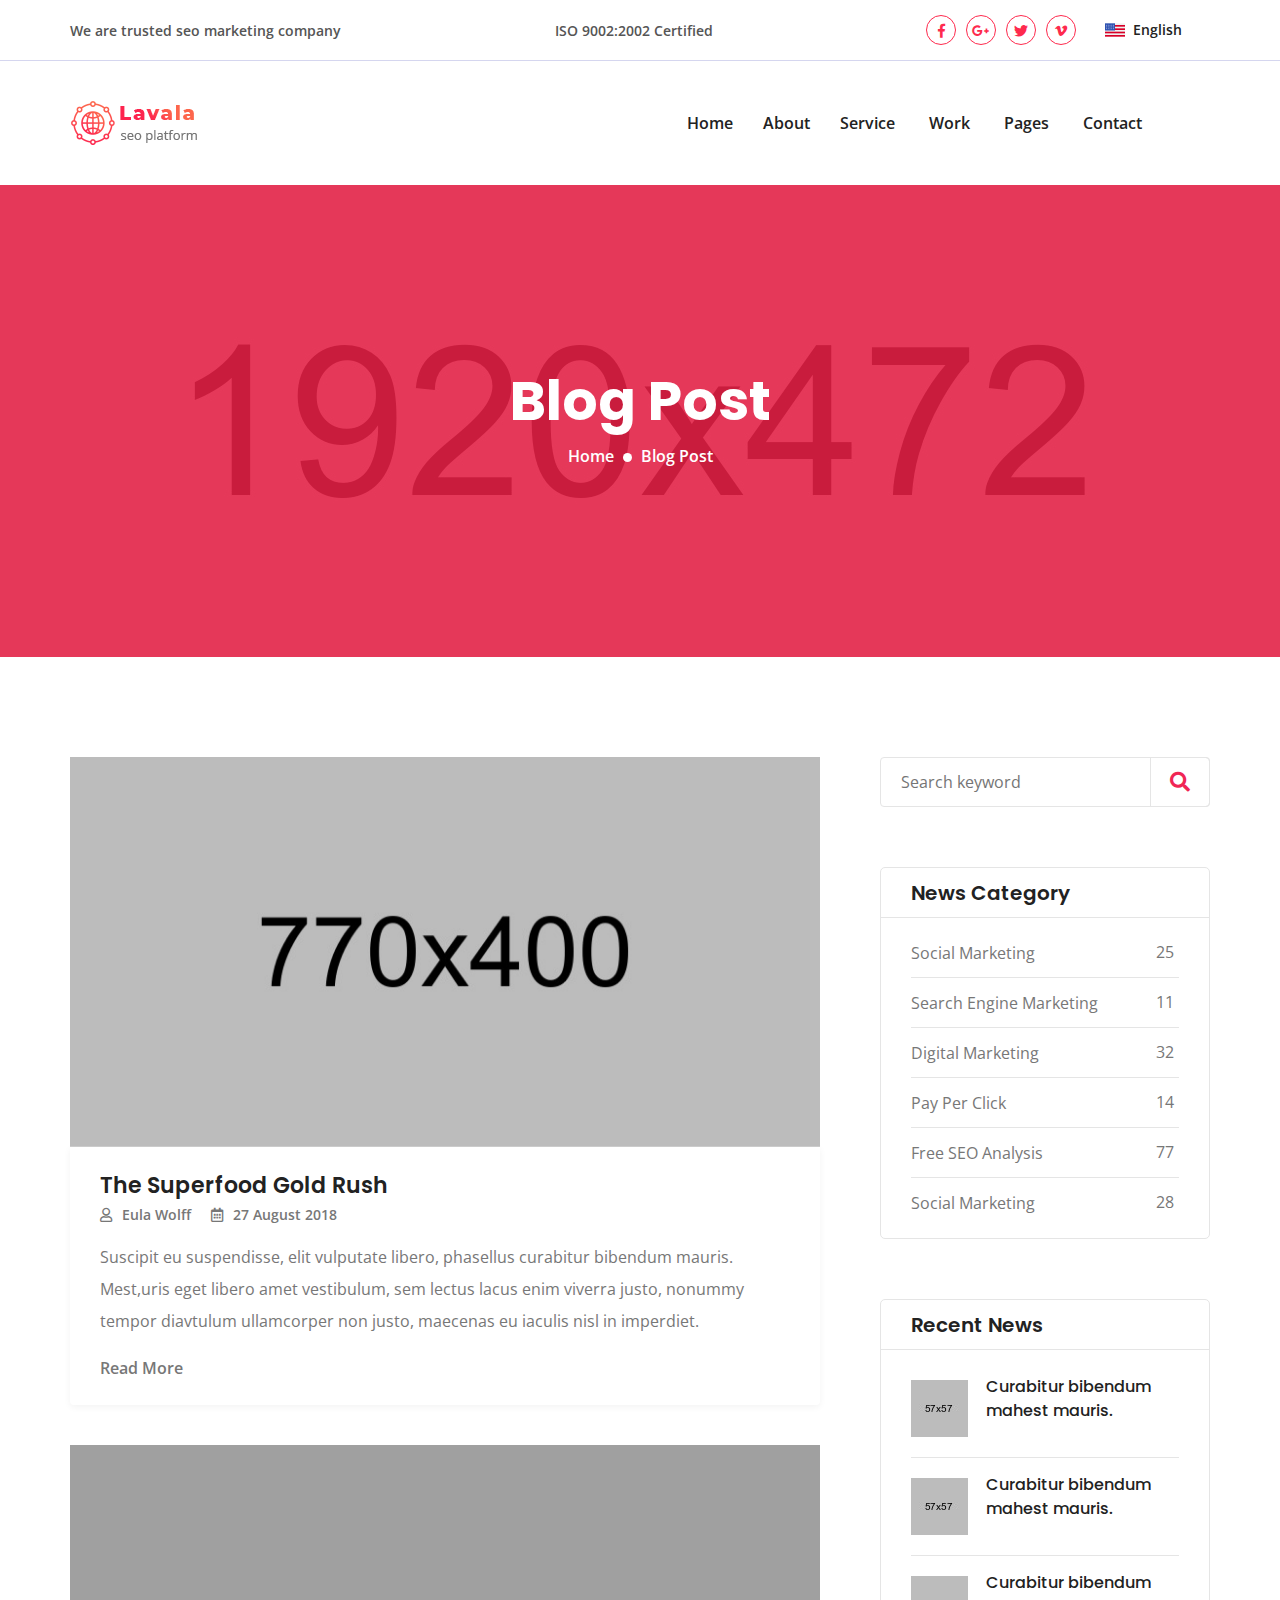
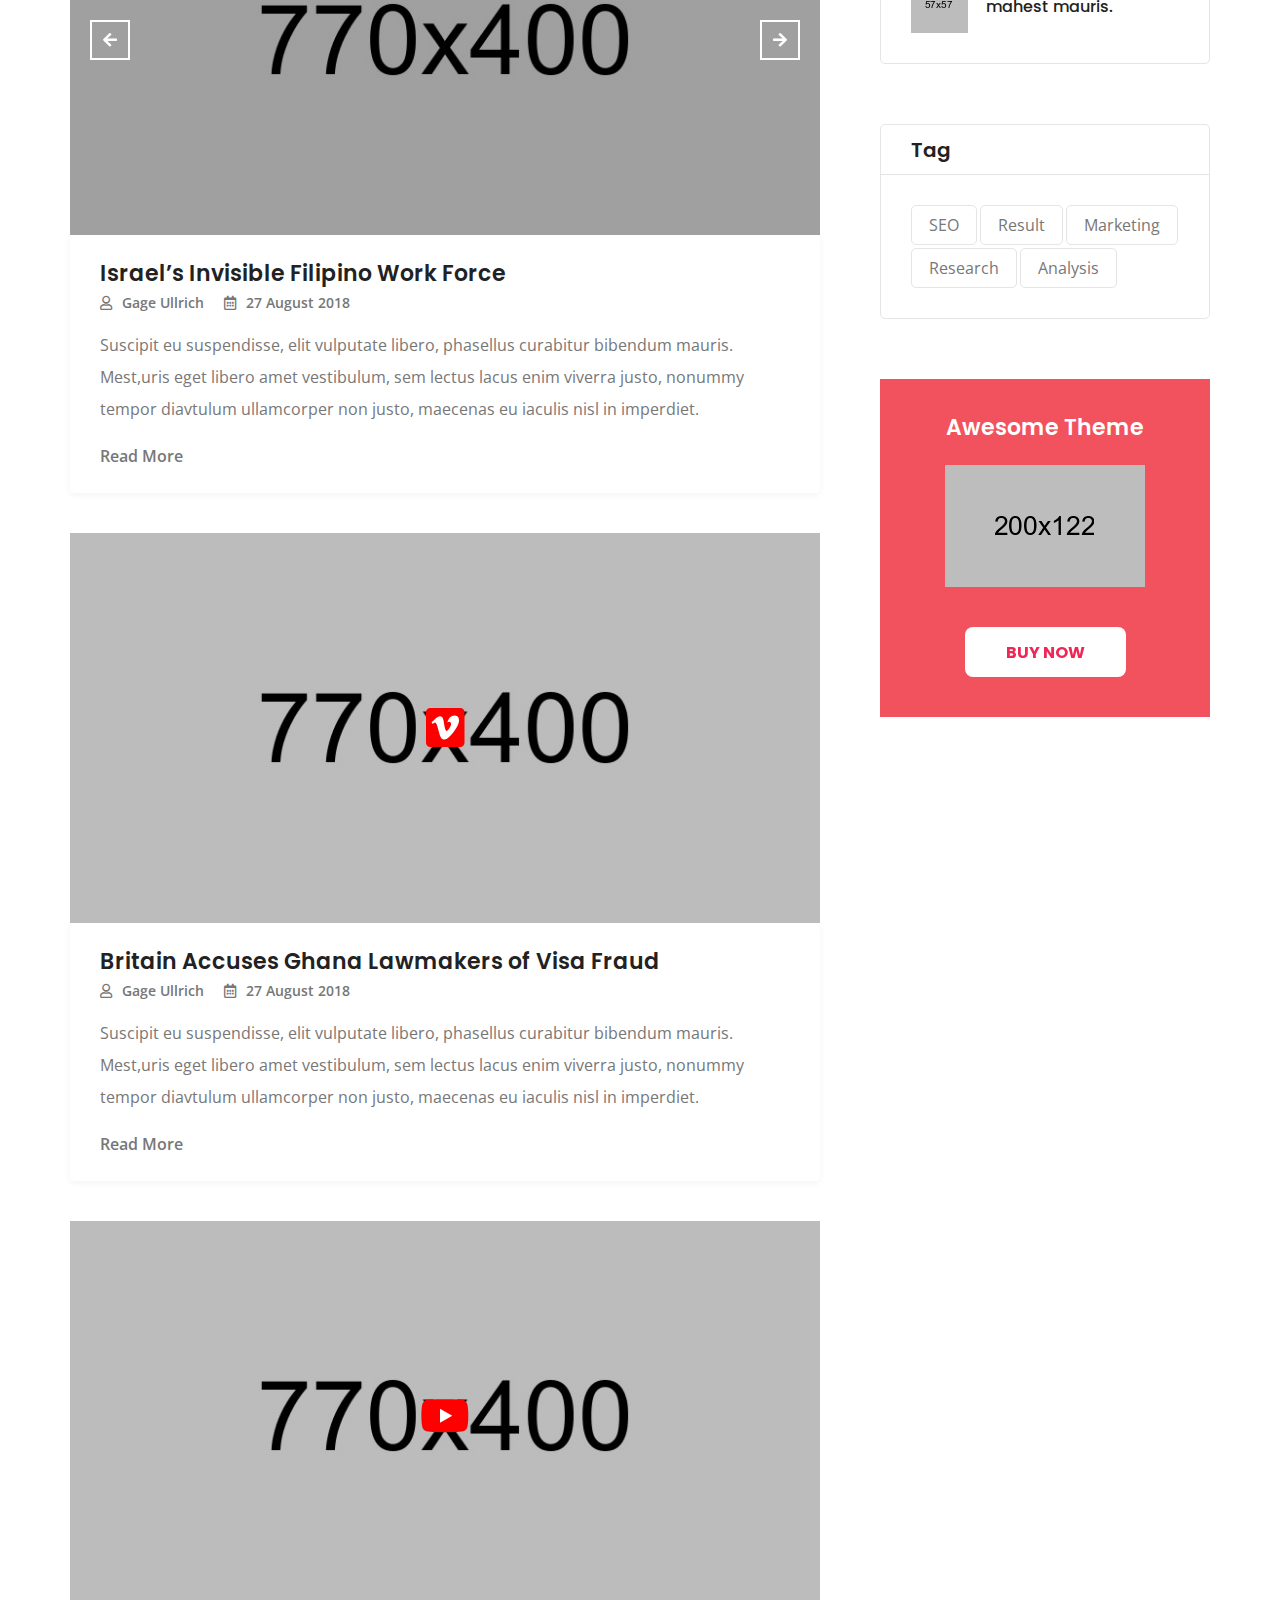
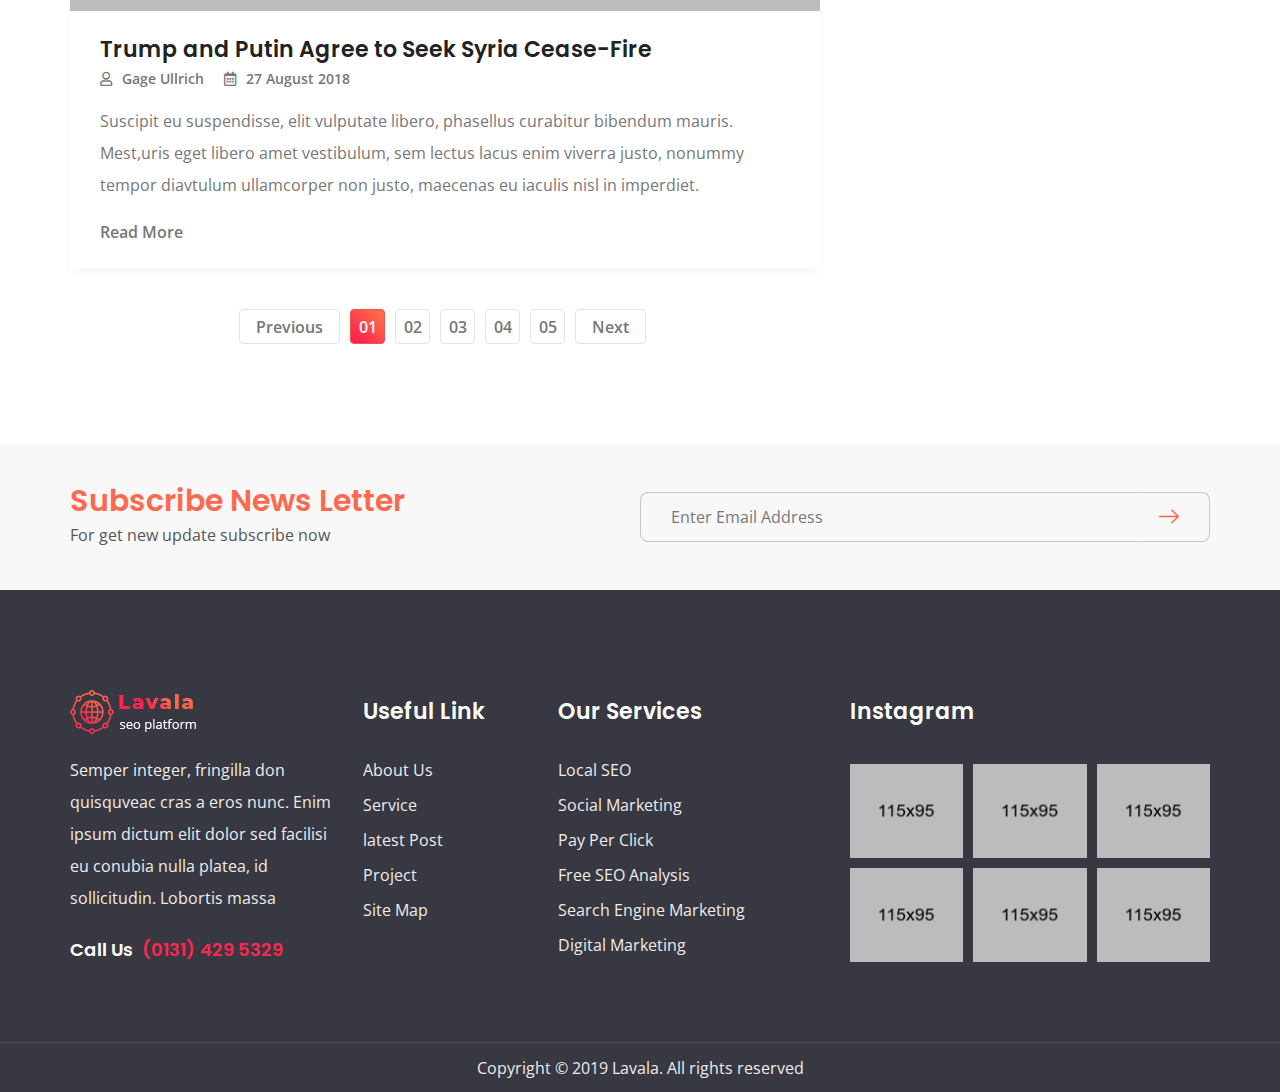
<file: blog.html>
<!DOCTYPE html>
<html lang="en">

<head>
  <meta charset="utf-8">
  <meta http-equiv="x-ua-compatible" content="ie=edge">
  <title>Blog - Creative Multipurpose Agency Template</title>
  <meta name="description" content="">
  <meta name="viewport" content="width=device-width, initial-scale=1, maximum-scale=1, user-scalable=0">
  <!-- Favicon -->
  <link rel="apple-touch-icon" href="img/favicon/apple-touch-icons.png" sizes="180x180">
  <link rel="icon" type="image/png" href="img/favicon/favicon-32x32.png" sizes="32x32">
  <link rel="icon" type="image/png" href="img/favicon/favicon-16x16.png" sizes="16x16">
  <!-- all css here -->
  <!-- bootstrap v4.1.3 css -->
  <link rel="stylesheet" href="css/bootstrap.min.css">
  <!-- font-awesome css -->
  <link rel="stylesheet" href="css/fontawesome.min.css">
  <!-- flaticon css -->
  <link rel="stylesheet" href="css/flaticon.css">
  <!-- selectize css -->
  <link rel="stylesheet" href="css/selectize.css">
  <!-- owl-carousel css -->
  <link rel="stylesheet" href="css/owl.carousel.min.css">
  <link rel="stylesheet" href="css/owl.theme.default.min.css">
  <!-- animate css -->
  <link rel="stylesheet" href="css/animate.min.css">
  <!-- venobox css -->
  <link rel="stylesheet" href="css/venobox.css">
  <!-- style css -->
  <link rel="stylesheet" href="style.css">
  <!-- modernizr js -->
  <script src="js/vendor/modernizr-custom.js"></script>
  <!--[if lt IE 9]>
    <script src="https://oss.maxcdn.com/html5shiv/3.7.2/html5shiv.min.js"></script>
    <script src="https://oss.maxcdn.com/respond/1.4.2/respond.min.js"></script>
  <![endif]-->
</head>

<body>
  <!-- Start Header Area -->
  <header class="header header-two">
    <div class="header-top-area">
      <div class="container">
        <div class="row">
          <div class="col-md-12">
            <div class="header-top">
              <div class="tag-text">
                <span>We are trusted seo marketing company</span>
              </div>
              <div class="certified-text">
                <span>ISO 9002:2002 Certified</span>
              </div>
              <div class="social-area">
                <ul class="social-list list-style">
                  <li><a href="#"><i class="fab fa-facebook-f"></i></a></li>
                  <li><a href="#"><i class="fab fa-google-plus-g"></i></a></li>
                  <li><a href="#"><i class="fab fa-twitter"></i></a></li>
                  <li><a href="#"><i class="fab fa-vimeo-v"></i></a></li>
                </ul>
              </div>
              <div class="language-area">
                <select class="flag">
                  <option value='english' selected>English</option>
                  <option value='australia'>Australia</option>
                  <option value='uk'>UK</option>
                  <option value='france'>France</option>
                </select>
              </div>
            </div>
          </div>
        </div>
      </div>
    </div>
    <div class="header-bottom">
      <div class="container">
        <div class="row">
          <div class="header-info">
            <!-- Start Navigation -->
            <nav class="navbar navbar-expand-lg navbar-light">
              <a href="index.html">
                <img src="img/logo/logo.png" alt="logo">
              </a>
              <button class="navbar-toggler" type="button" data-toggle="collapse" data-target="#navbarNav"
                aria-controls="navbarNav" aria-expanded="false" aria-label="Toggle navigation">
                <span class="navbar-toggler-icon"></span>
              </button>
              <div class="collapse navbar-collapse" id="navbarNav">
                <ul class="navbar-nav">
                  <li class="nav-item active">
                    <a class="nav-link" href="index.html">Home</a>
                  </li>
                  <li class="nav-item">
                    <a class="nav-link" href="about.html">About</a>
                  </li>
                  <li class="nav-item dropdown">
                    <a class="nav-link dropdown-toggle" data-toggle="dropdown" href="#"
                      aria-expanded="false">Service</a>
                    <ul class="dropdown-menu">
                      <li class="nav-item">
                        <a class="nav-link" href="services.html">Services</a>
                      </li>
                      <li class="nav-item">
                        <a class="nav-link" href="service-details.html">Service Details</a>
                      </li>
                    </ul>
                  </li>
                  <li class="nav-item dropdown">
                    <a class="nav-link dropdown-toggle" data-toggle="dropdown" href="#" aria-expanded="false">Work</a>
                    <ul class="dropdown-menu">
                      <li class="nav-item">
                        <a class="nav-link" href="projects.html">Projects</a>
                      </li>
                      <li class="nav-item">
                        <a class="nav-link" href="project-details.html">Project Details</a>
                      </li>
                    </ul>
                  </li>
                  <li class="nav-item dropdown">
                    <a class="nav-link dropdown-toggle" data-toggle="dropdown" href="#" aria-expanded="false">Pages</a>
                    <ul class="dropdown-menu">
                      <li class="nav-item">
                        <a class="nav-link" href="blog.html">Blog</a>
                      </li>
                      <li class="nav-item">
                        <a class="nav-link" href="blog-details.html">blog Details</a>
                      </li>
                      <li class="nav-item">
                        <a class="nav-link" href="faq.html">Faq Page</a>
                      </li>
                      <li class="nav-item">
                        <a class="nav-link" href="error.html">Error Page</a>
                      </li>
                    </ul>
                  </li>
                  <li class="nav-item">
                    <a class="nav-link" href="contact.html">Contact</a>
                  </li>
                  <li class="nav-item">
                    <!-- Start Search btn -->
                    <!-- <div class="search-btn-area">
                      <form action="#">
                        <div class="input-group">
                          <input type="search" class="form-control" placeholder="Search...">
                          <div class="input-group-append">
                            <button class="btn search-btn" type="button"><i class="fa fa-search"></i></button>
                          </div>
                        </div>
                        <a class="main-search" href="#"><i class="fa fa-search"></i></a>
                      </form>
                    </div> -->
                    <!-- End Search btn -->
                  </li>
                  <li class="nav-item">
                    <!--  <div class="login-btn">
                      <a class="btn" href="login.html">Login</a>
                    </div>
                  </li>
                </ul>
              </div>
            </nav> -->
                    <!-- End Navigation -->

              </div>
          </div>
        </div>
      </div>
  </header>
  <!-- End Header Area -->
  <!-- Strat Breadcrumb Area -->
  <section class="breadcrumb-area">
    <div class="breadcrumb-content text-center">
      <h1>Blog Post</h1>
      <nav aria-label="breadcrumb">
        <ol class="breadcrumb">
          <li class="breadcrumb-item"><a href="index.html">Home</a></li>
          <li class="breadcrumb-item active" aria-current="page">Blog Post</li>
        </ol>
      </nav>
    </div>
  </section>
  <!-- End Breadcrumb Area -->
  <!-- Start Blog Post Area -->
  <section class="blog-post-area section-padding">
    <div class="container">
      <div class="row">
        <div class="col-md-12 col-lg-8">
          <!-- Start Blog Post Image -->
          <div class="blog-post">
            <div class="single-news">
              <figure title="The Superfood Gold Rush">
                <img src="img/blog/4.jpg" alt="news">
              </figure>
              <div class="blog-content">
                <h4><a href="#">The Superfood Gold Rush</a></h4>
                <ul class="blog-meta list-style">
                  <li><a href="#"><i class="far fa-user"></i>Eula Wolff</a></li>
                  <li><a href="#"><i class="far fa-calendar-alt"></i>27 August 2018</a></li>
                </ul>
                <p>Suscipit eu suspendisse, elit vulputate libero, phasellus curabitur bibendum mauris. Mest,uris eget
                  libero amet vestibulum, sem lectus lacus enim viverra justo, nonummy tempor diavtulum ullamcorper non
                  justo, maecenas eu iaculis nisl in imperdiet.</p>
                <a href="#">Read More</a>
              </div>
            </div>
          </div>
          <!-- End Blog Post Image -->
          <!-- Start Blog Post Slider -->
          <div class="blog-post">
            <div class="single-news">
              <!-- Start Slider Area -->
              <div class="single-news-slider owl-carousel owl-theme">
                <div class="single-news-slide">
                  <img src="img/blog/5.jpg" alt="Img">
                </div>
                <div class="single-news-slide">
                  <img src="img/blog/7.jpg" alt="Img">
                </div>
              </div>
              <!-- End Slider Area -->
              <div class="blog-content">
                <h4><a href="#">Israel’s Invisible Filipino Work Force</a></h4>
                <ul class="blog-meta list-style">
                  <li><a href="#"><i class="far fa-user"></i>Gage Ullrich</a></li>
                  <li><a href="#"><i class="far fa-calendar-alt"></i>27 August 2018</a></li>
                </ul>
                <p>Suscipit eu suspendisse, elit vulputate libero, phasellus curabitur bibendum mauris. Mest,uris eget
                  libero amet vestibulum, sem lectus lacus enim viverra justo, nonummy tempor diavtulum ullamcorper non
                  justo, maecenas eu iaculis nisl in imperdiet.</p>
                <a href="#">Read More</a>
              </div>
            </div>
          </div>
          <!-- End Blog Post Slider -->
          <!-- Start Blog Post Video Vimeo -->
          <div class="blog-post">
            <div class="single-news">
              <!-- Start Video Area -->
              <div class="single-news-video">
                <img src="img/blog/6.jpg" alt="Img">
                <div class="video-btn">
                  <a href="#0" class="cd-popup-trigger hvr-wobble-horizontal">
                    <i class="fab fa-vimeo-square"></i>
                  </a>
                  <div class="cd-popup" role="alert">
                    <div class="cd-popup-container">
                      <div class="video-container">
                        <iframe width="650" height="350" src="https://vimeo.com/165455589" allowfullscreen></iframe>
                      </div>
                      <a href="#0" class="cd-popup-close">x</a>
                    </div>
                  </div>
                </div>
              </div>
              <!-- End Video Area -->
              <div class="blog-content">
                <h4><a href="#">Britain Accuses Ghana Lawmakers of Visa Fraud</a></h4>
                <ul class="blog-meta list-style">
                  <li><a href="#"><i class="far fa-user"></i>Gage Ullrich</a></li>
                  <li><a href="#"><i class="far fa-calendar-alt"></i>27 August 2018</a></li>
                </ul>
                <p>Suscipit eu suspendisse, elit vulputate libero, phasellus curabitur bibendum mauris. Mest,uris eget
                  libero amet vestibulum, sem lectus lacus enim viverra justo, nonummy tempor diavtulum ullamcorper non
                  justo, maecenas eu iaculis nisl in imperdiet.</p>
                <a href="#">Read More</a>
              </div>
            </div>
          </div>
          <!-- End Blog Post Video Vimeo -->
          <!-- Start Blog Post Video Youtube -->
          <div class="blog-post">
            <div class="single-news">
              <!-- Start Video Area -->
              <div class="single-news-video">
                <img src="img/blog/7.jpg" alt="Img">
                <div class="video-btn">
                  <a href="#0" class="cd-popup-trigger hvr-wobble-horizontal">
                    <i class="fab fa-youtube"></i>
                  </a>
                  <div class="cd-popup" role="alert">
                    <div class="cd-popup-container">
                      <div class="video-container">
                        <iframe width="650" height="350" src="https://www.youtube.com/embed/0IMdXuuIrCQ"
                          allowfullscreen></iframe>
                      </div>
                      <a href="#0" class="cd-popup-close">x</a>
                    </div>
                  </div>
                </div>
              </div>
              <!-- End Video Area -->
              <div class="blog-content">
                <h4><a href="#">Trump and Putin Agree to Seek Syria Cease-Fire</a></h4>
                <ul class="blog-meta list-style">
                  <li><a href="#"><i class="far fa-user"></i>Gage Ullrich</a></li>
                  <li><a href="#"><i class="far fa-calendar-alt"></i>27 August 2018</a></li>
                </ul>
                <p>Suscipit eu suspendisse, elit vulputate libero, phasellus curabitur bibendum mauris. Mest,uris eget
                  libero amet vestibulum, sem lectus lacus enim viverra justo, nonummy tempor diavtulum ullamcorper non
                  justo, maecenas eu iaculis nisl in imperdiet.</p>
                <a href="#">Read More</a>
              </div>
            </div>
          </div>
          <!-- End Blog Post Video Youtube -->
          <!-- Start Pagination Area -->
          <div class="pagination-block text-center">
            <nav aria-label="Page navigation example">
              <ul class="pagination">
                <li class="page-item"><a class="page-link" href="#">Previous</a></li>
                <li class="page-item active"><a class="page-link" href="#">01</a></li>
                <li class="page-item"><a class="page-link" href="#">02</a></li>
                <li class="page-item"><a class="page-link" href="#">03</a></li>
                <li class="page-item"><a class="page-link" href="#">04</a></li>
                <li class="page-item"><a class="page-link" href="#">05</a></li>
                <li class="page-item"><a class="page-link" href="#">Next</a></li>
              </ul>
            </nav>
          </div>
          <!-- End Pagination Area -->
        </div>
        <div class="col-md-12 col-lg-4">
          <div class="aside-area">
            <div class="blog-search">
              <!-- Start search option -->
              <form action="#">
                <div class="blog-search-option">
                  <input class="input-search" type="text" placeholder="Search keyword">
                  <button class="button" type="submit">
                    <i class="fa fa-search"></i>
                  </button>
                </div>
              </form>
              <!-- End search option -->
            </div>
            <div class="aside-content aside-service">
              <h4>News Category</h4>
              <ul class="aside-list list-style">
                <li><a href="#">Social Marketing<span>25</span></a></li>
                <li><a href="#">Search Engine Marketing<span>11</span></a></li>
                <li><a href="#">Digital Marketing<span>32</span></a></li>
                <li><a href="#">Pay Per Click<span>14</span></a></li>
                <li><a href="#">Free SEO Analysis<span>77</span></a></li>
                <li><a href="#">Social Marketing<span>28</span></a></li>
              </ul>
            </div>
            <div class="aside-content aside-news">
              <h4>Recent News</h4>
              <div class="recent-post">
                <!-- start single post -->
                <div class="recent-single-post">
                  <div class="post-img">
                    <a href="#">
                      <img src="img/blog/8.jpg" alt="img">
                    </a>
                  </div>
                  <div class="pst-content">
                    <h6>
                      <a href="#">Curabitur bibendum mahest mauris.</a>
                    </h6>
                  </div>
                </div>
                <!-- End single post -->
                <!-- start single post -->
                <div class="recent-single-post">
                  <div class="post-img">
                    <a href="#">
                      <img src="img/blog/9.jpg" alt="img">
                    </a>
                  </div>
                  <div class="pst-content">
                    <h6>
                      <a href="#">Curabitur bibendum mahest mauris.</a>
                    </h6>
                  </div>
                </div>
                <!-- End single post -->
                <!-- start single post -->
                <div class="recent-single-post">
                  <div class="post-img">
                    <a href="#">
                      <img src="img/blog/10.jpg" alt="img">
                    </a>
                  </div>
                  <div class="pst-content">
                    <h6>
                      <a href="#">Curabitur bibendum mahest mauris.</a>
                    </h6>
                  </div>
                </div>
                <!-- End single post -->
              </div>
            </div>
            <div class="aside-content aside-tag">
              <h4>Tag</h4>
              <ul class="tags-list list-style">
                <li class="tags-item">
                  <a href="#">SEO</a>
                </li>
                <li class="tags-item">
                  <a href="#">Result</a>
                </li>
                <li class="tags-item">
                  <a href="#">Marketing</a>
                </li>
                <li class="tags-item">
                  <a href="#">Research</a>
                </li>
                <li class="tags-item">
                  <a href="#">Analysis</a>
                </li>
              </ul>
            </div>
            <div class="awesome-theme">
              <div class="awseome-theme-content">
                <h4>Awesome Theme</h4>
                <a href="index.html">
                  <img src="img/projects/11.png" alt="img">
                </a>
                <a class="btn btn-buy hvr-wobble-horizontal" href="#">Buy Now</a>
              </div>
            </div>
          </div>
        </div>
      </div>
    </div>
  </section>
  <!-- End Blog Post Area -->
  <!-- Start Subscribe Area -->
  <section class="subscribe-area">
    <div class="container">
      <div class="row">
        <div class="col-md-12">
          <div class="subscribe-content">
            <div class="subscribe-info">
              <h3>Subscribe News Letter</h3>
              <p>For get new update subscribe now</p>
            </div>
            <div class="subscribe-form">
              <form action="#">
                <div class="input-group">
                  <input type="text" class="form-control" placeholder="Enter Email Address">
                  <div class="input-group-append">
                    <button class="btn-subscribe" type="submit">
                      <span class="flaticon-right-arrow"></span>
                    </button>
                  </div>
                </div>
              </form>
            </div>
          </div>
        </div>
      </div>
    </div>
  </section>
  <!-- End Subscribe Area -->
  <!-- Start Footer Area -->
  <footer class="footer-area">
    <div class="footer-top">
      <div class="container">
        <div class="row">
          <div class="col-md-6 col-lg-3">
            <div class="footer-info">
              <div class="footer-logo">
                <a href="index.html">
                  <img src="img/footer/logo.png" alt="Logo">
                </a>
              </div>
              <p>Semper integer, fringilla don quisquveac cras a eros nunc. Enim ipsum dictum elit dolor sed facilisi eu
                conubia nulla platea, id sollicitudin. Lobortis massa</p>
              <div class="call-us">
                <h5>Call Us <a href="tel:01314295329">(0131) 429 5329</a></h5>
              </div>
            </div>
          </div>
          <div class="col-md-6 col-lg-2">
            <div class="footer-info">
              <h4>Useful Link</h4>
              <ul class="link-list list-style">
                <li><a href="#">About Us</a></li>
                <li><a href="#">Service</a></li>
                <li><a href="#">latest Post</a></li>
                <li><a href="#">Project</a></li>
                <li><a href="#">Site Map</a></li>
              </ul>
            </div>
          </div>
          <div class="col-md-6 col-lg-3">
            <div class="footer-info">
              <h4>Our Services</h4>
              <ul class="link-list list-style">
                <li><a href="#">Local SEO</a></li>
                <li><a href="#">Social Marketing</a></li>
                <li><a href="#">Pay Per Click</a></li>
                <li><a href="#">Free SEO Analysis</a></li>
                <li><a href="#">Search Engine Marketing</a></li>
                <li><a href="#">Digital Marketing</a></li>
              </ul>
            </div>
          </div>
          <div class="col-md-6 col-lg-4">
            <div class="footer-info">
              <h4>Instagram</h4>
              <ul class="instagram-list list-style">
                <li>
                  <a href="#"><img src="img/footer/1.jpg" alt="Instagram"></a>
                </li>
                <li>
                  <a href="#"><img src="img/footer/2.jpg" alt="Instagram"></a>
                </li>
                <li>
                  <a href="#"><img src="img/footer/3.jpg" alt="Instagram"></a>
                </li>
                <li>
                  <a href="#"><img src="img/footer/4.jpg" alt="Instagram"></a>
                </li>
                <li>
                  <a href="#"><img src="img/footer/5.jpg" alt="Instagram"></a>
                </li>
                <li>
                  <a href="#"><img src="img/footer/6.jpg" alt="Instagram"></a>
                </li>
              </ul>
            </div>
          </div>
        </div>
      </div>
    </div>
    <div class="footer-bottom">
      <div class="container">
        <div class="row">
          <div class="col-md-12">
            <div class="footer-bottom-content">
              <p>Copyright &copy; 2019 Lavala. All rights reserved</p>
            </div>
          </div>
        </div>
      </div>
    </div>
  </footer>
  <!-- End Footer Area -->
  <!-- all js here -->
  <!-- jquery version -->
  <script src="js/jquery-3.1.1.min.js"></script>
  <!-- popper js -->
  <script src="js/popper.min.js"></script>
  <!-- bootstrap js -->
  <script src="js/bootstrap.min.js"></script>
  <!-- selectize -->
  <script src="js/selectize.js"></script>
  <!-- icheck -->
  <script src="js/icheck.min.js"></script>
  <!-- owl.carousel js -->
  <script src="js/owl.carousel.min.js"></script>
  <!-- appear js -->
  <script src="js/jquery.appear.js"></script>
  <!-- easing js -->
  <script src="js/jquery.easing.1.3.min.js"></script>
  <!-- venobox js -->
  <script src="js/venobox.min.js"></script>
  <!-- countTo js -->
  <script src="js/jquery.countTo.js"></script>
  <!-- wow js -->
  <script src="js/wow.min.js"></script>
  <!-- loadMoreResults js -->
  <script src="js/loadMoreResults.js"></script>
  <!-- plugins js -->
  <script src="js/plugins.js"></script>
  <!-- main js -->
  <script src="js/main.js"></script>
</body>

</html>
</file>
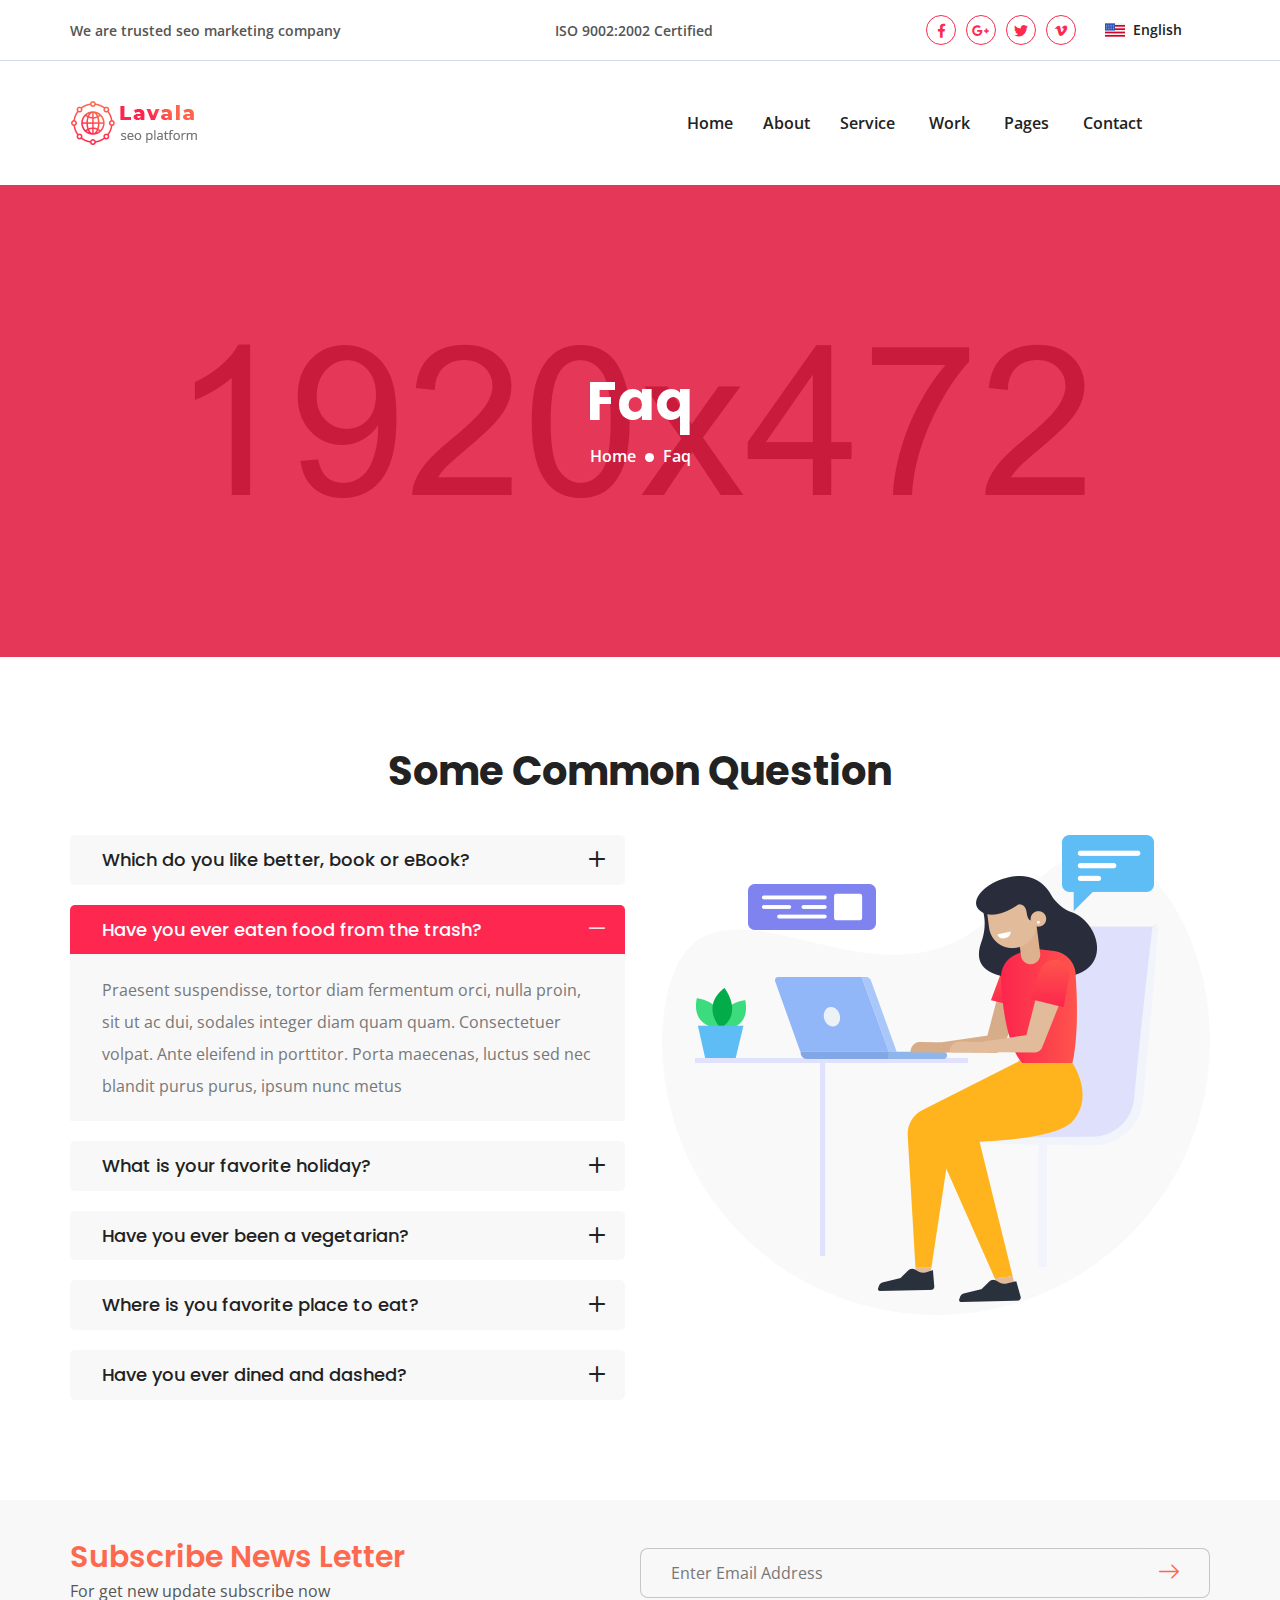
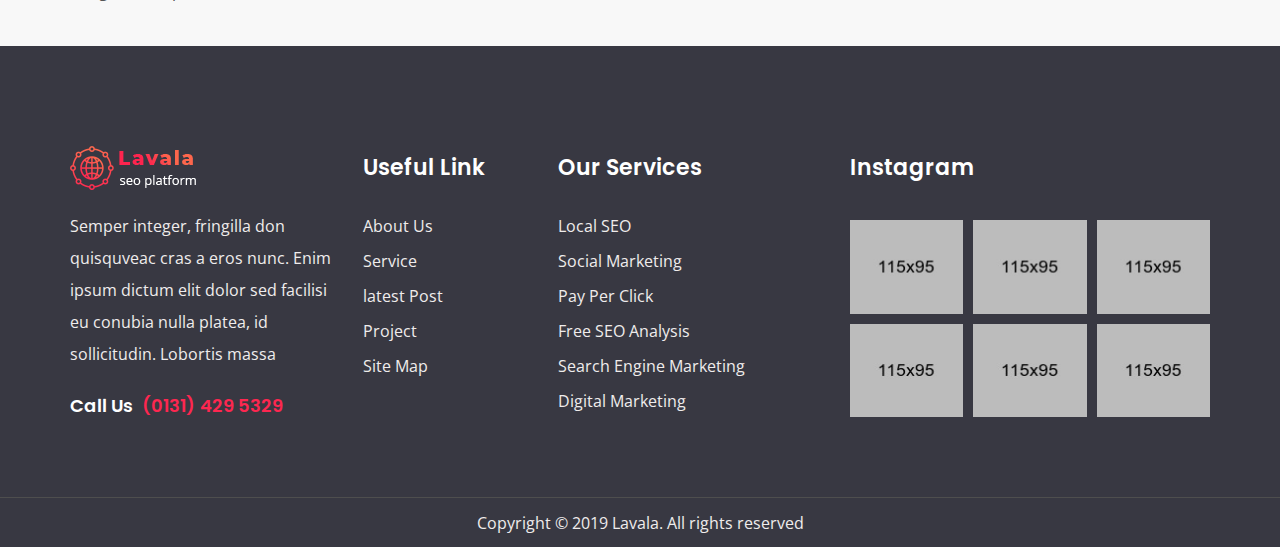
<file: faq.html>
<!DOCTYPE html>
<html lang="en">

<head>
  <meta charset="utf-8">
  <meta http-equiv="x-ua-compatible" content="ie=edge">
  <title>Faq - Creative Multipurpose Agency Template</title>
  <meta name="description" content="">
  <meta name="viewport" content="width=device-width, initial-scale=1, maximum-scale=1, user-scalable=0">
  <!-- Favicon -->
  <link rel="apple-touch-icon" href="img/favicon/apple-touch-icons.png" sizes="180x180">
  <link rel="icon" type="image/png" href="img/favicon/favicon-32x32.png" sizes="32x32">
  <link rel="icon" type="image/png" href="img/favicon/favicon-16x16.png" sizes="16x16">
  <!-- all css here -->
  <!-- bootstrap v4.1.3 css -->
  <link rel="stylesheet" href="css/bootstrap.min.css">
  <!-- font-awesome css -->
  <link rel="stylesheet" href="css/fontawesome.min.css">
  <!-- flaticon css -->
  <link rel="stylesheet" href="css/flaticon.css">
  <!-- selectize css -->
  <link rel="stylesheet" href="css/selectize.css">
  <!-- owl-carousel css -->
  <link rel="stylesheet" href="css/owl.carousel.min.css">
  <link rel="stylesheet" href="css/owl.theme.default.min.css">
  <!-- animate css -->
  <link rel="stylesheet" href="css/animate.min.css">
  <!-- venobox css -->
  <link rel="stylesheet" href="css/venobox.css">
  <!-- style css -->
  <link rel="stylesheet" href="style.css">
  <!-- modernizr js -->
  <script src="js/vendor/modernizr-custom.js"></script>
  <!--[if lt IE 9]>
    <script src="https://oss.maxcdn.com/html5shiv/3.7.2/html5shiv.min.js"></script>
    <script src="https://oss.maxcdn.com/respond/1.4.2/respond.min.js"></script>
  <![endif]-->
</head>

<body>
  <!-- Start Header Area -->
  <header class="header header-two">
    <div class="header-top-area">
      <div class="container">
        <div class="row">
          <div class="col-md-12">
            <div class="header-top">
              <div class="tag-text">
                <span>We are trusted seo marketing company</span>
              </div>
              <div class="certified-text">
                <span>ISO 9002:2002 Certified</span>
              </div>
              <div class="social-area">
                <ul class="social-list list-style">
                  <li><a href="#"><i class="fab fa-facebook-f"></i></a></li>
                  <li><a href="#"><i class="fab fa-google-plus-g"></i></a></li>
                  <li><a href="#"><i class="fab fa-twitter"></i></a></li>
                  <li><a href="#"><i class="fab fa-vimeo-v"></i></a></li>
                </ul>
              </div>
              <div class="language-area">
                <select class="flag">
                  <option value='english' selected>English</option>
                  <option value='australia'>Australia</option>
                  <option value='uk'>UK</option>
                  <option value='france'>France</option>
                </select>
              </div>
            </div>
          </div>
        </div>
      </div>
    </div>
    <div class="header-bottom">
      <div class="container">
        <div class="row">
          <div class="header-info">
            <!-- Start Navigation -->
            <nav class="navbar navbar-expand-lg navbar-light">
              <a href="index.html">
                <img src="img/logo/logo.png" alt="logo">
              </a>
              <button class="navbar-toggler" type="button" data-toggle="collapse" data-target="#navbarNav"
                aria-controls="navbarNav" aria-expanded="false" aria-label="Toggle navigation">
                <span class="navbar-toggler-icon"></span>
              </button>
              <div class="collapse navbar-collapse" id="navbarNav">
                <ul class="navbar-nav">
                  <li class="nav-item active">
                    <a class="nav-link" href="index.html">Home</a>
                  </li>
                  <li class="nav-item">
                    <a class="nav-link" href="about.html">About</a>
                  </li>
                  <li class="nav-item dropdown">
                    <a class="nav-link dropdown-toggle" data-toggle="dropdown" href="#"
                      aria-expanded="false">Service</a>
                    <ul class="dropdown-menu">
                      <li class="nav-item">
                        <a class="nav-link" href="services.html">Services</a>
                      </li>
                      <li class="nav-item">
                        <a class="nav-link" href="service-details.html">Service Details</a>
                      </li>
                    </ul>
                  </li>
                  <li class="nav-item dropdown">
                    <a class="nav-link dropdown-toggle" data-toggle="dropdown" href="#" aria-expanded="false">Work</a>
                    <ul class="dropdown-menu">
                      <li class="nav-item">
                        <a class="nav-link" href="projects.html">Projects</a>
                      </li>
                      <li class="nav-item">
                        <a class="nav-link" href="project-details.html">Project Details</a>
                      </li>
                    </ul>
                  </li>
                  <li class="nav-item dropdown">
                    <a class="nav-link dropdown-toggle" data-toggle="dropdown" href="#" aria-expanded="false">Pages</a>
                    <ul class="dropdown-menu">
                      <li class="nav-item">
                        <a class="nav-link" href="blog.html">Blog</a>
                      </li>
                      <li class="nav-item">
                        <a class="nav-link" href="blog-details.html">blog Details</a>
                      </li>
                      <li class="nav-item">
                        <a class="nav-link" href="faq.html">Faq Page</a>
                      </li>
                      <li class="nav-item">
                        <a class="nav-link" href="error.html">Error Page</a>
                      </li>
                    </ul>
                  </li>
                  <li class="nav-item">
                    <a class="nav-link" href="contact.html">Contact</a>
                  </li>
                  <li class="nav-item">
                    <!-- Start Search btn -->
                    <!-- <div class="search-btn-area">
                      <form action="#">
                        <div class="input-group">
                          <input type="search" class="form-control" placeholder="Search...">
                          <div class="input-group-append">
                            <button class="btn search-btn" type="button"><i class="fa fa-search"></i></button>
                          </div>
                        </div>
                        <a class="main-search" href="#"><i class="fa fa-search"></i></a>
                      </form>
                    </div> -->
                    <!-- End Search btn -->
                  </li>
                  <li class="nav-item">
                    <!--  <div class="login-btn">
                      <a class="btn" href="login.html">Login</a>
                    </div>
                  </li>
                </ul>
              </div>
            </nav> -->
                    <!-- End Navigation -->

              </div>
          </div>
        </div>
      </div>
  </header>
  <!-- End Header Area -->
  <!-- Strat Breadcrumb Area -->
  <section class="breadcrumb-area">
    <div class="breadcrumb-content text-center">
      <h1>Faq</h1>
      <nav aria-label="breadcrumb">
        <ol class="breadcrumb">
          <li class="breadcrumb-item"><a href="index.html">Home</a></li>
          <li class="breadcrumb-item active" aria-current="page">Faq</li>
        </ol>
      </nav>
    </div>
  </section>
  <!-- End Breadcrumb Area -->
  <!-- Start FAQ Area -->
  <section class="faq-area section-padding">
    <div class="container">
      <div class="row">
        <div class="col-md-12">
          <div class="faq-title">
            <h2>Some Common Question</h2>
          </div>
        </div>
      </div>
      <div class="row">
        <div class="col-md-12 col-lg-12 col-xl-6">
          <div class="faq-info">
            <div class="accordion" id="accordionLavala">
              <!-- Single Faq -->
              <div class="card">
                <div class="card-header" id="headingOne">
                  <h5 class="mb-0">
                    <button class="btn-link collapsed" type="button" data-toggle="collapse" data-target="#collapseOne"
                      aria-expanded="true" aria-controls="collapseOne">
                      Which do you like better, book or eBook?
                    </button>
                  </h5>
                </div>
                <div id="collapseOne" class="collapse" aria-labelledby="headingOne" data-parent="#accordionLavala">
                  <div class="card-body">
                    Praesent suspendisse, tortor diam fermentum orci, nulla proin, sit ut ac dui, sodales integer diam
                    quam quam. Consectetuer volpat. Ante eleifend in porttitor. Porta maecenas, luctus sed nec blandit
                    purus purus, ipsum nunc metus
                  </div>
                </div>
              </div>
              <!-- Single Faq -->
              <div class="card">
                <div class="card-header" id="headingTwo">
                  <h5 class="mb-0">
                    <button class="btn-link" type="button" data-toggle="collapse" data-target="#collapseTwo"
                      aria-expanded="false" aria-controls="collapseTwo">
                      Have you ever eaten food from the trash?
                    </button>
                  </h5>
                </div>
                <div id="collapseTwo" class="collapse show" aria-labelledby="headingTwo" data-parent="#accordionLavala">
                  <div class="card-body">
                    Praesent suspendisse, tortor diam fermentum orci, nulla proin, sit ut ac dui, sodales integer diam
                    quam quam. Consectetuer volpat. Ante eleifend in porttitor. Porta maecenas, luctus sed nec blandit
                    purus purus, ipsum nunc metus
                  </div>
                </div>
              </div>
              <!-- Single Faq -->
              <div class="card">
                <div class="card-header" id="headingthree">
                  <h5 class="mb-0">
                    <button class="btn-link collapsed" type="button" data-toggle="collapse" data-target="#collapsethree"
                      aria-expanded="false" aria-controls="collapsethree">
                      What is your favorite holiday?
                    </button>
                  </h5>
                </div>
                <div id="collapsethree" class="collapse" aria-labelledby="headingthree" data-parent="#accordionLavala">
                  <div class="card-body">
                    Praesent suspendisse, tortor diam fermentum orci, nulla proin, sit ut ac dui, sodales integer diam
                    quam quam. Consectetuer volpat. Ante eleifend in porttitor. Porta maecenas, luctus sed nec blandit
                    purus purus, ipsum nunc metus
                  </div>
                </div>
              </div>
              <!-- Single Faq -->
              <div class="card">
                <div class="card-header" id="headingFour">
                  <h5 class="mb-0">
                    <button class="btn-link collapsed" type="button" data-toggle="collapse" data-target="#collapseFour"
                      aria-expanded="false" aria-controls="collapseFour">
                      Have you ever been a vegetarian?
                    </button>
                  </h5>
                </div>
                <div id="collapseFour" class="collapse" aria-labelledby="headingFour" data-parent="#accordionLavala">
                  <div class="card-body">
                    Praesent suspendisse, tortor diam fermentum orci, nulla proin, sit ut ac dui, sodales integer diam
                    quam quam. Consectetuer volpat. Ante eleifend in porttitor. Porta maecenas, luctus sed nec blandit
                    purus purus, ipsum nunc metus
                  </div>
                </div>
              </div>
              <!-- Single Faq -->
              <div class="card">
                <div class="card-header" id="headingFive">
                  <h5 class="mb-0">
                    <button class="btn-link collapsed" type="button" data-toggle="collapse" data-target="#collapseFive"
                      aria-expanded="false" aria-controls="collapseFive">
                      Where is you favorite place to eat?
                    </button>
                  </h5>
                </div>
                <div id="collapseFive" class="collapse" aria-labelledby="headingFive" data-parent="#accordionLavala">
                  <div class="card-body">
                    Praesent suspendisse, tortor diam fermentum orci, nulla proin, sit ut ac dui, sodales integer diam
                    quam quam. Consectetuer volpat. Ante eleifend in porttitor. Porta maecenas, luctus sed nec blandit
                    purus purus, ipsum nunc metus
                  </div>
                </div>
              </div>
              <!-- Single Faq -->
              <div class="card">
                <div class="card-header" id="headingSix">
                  <h5 class="mb-0">
                    <button class="btn-link collapsed" type="button" data-toggle="collapse" data-target="#collapseSix"
                      aria-expanded="false" aria-controls="collapseSix">
                      Have you ever dined and dashed?
                    </button>
                  </h5>
                </div>
                <div id="collapseSix" class="collapse" aria-labelledby="headingSix" data-parent="#accordionLavala">
                  <div class="card-body">
                    Praesent suspendisse, tortor diam fermentum orci, nulla proin, sit ut ac dui, sodales integer diam
                    quam quam. Consectetuer volpat. Ante eleifend in porttitor. Porta maecenas, luctus sed nec blandit
                    purus purus, ipsum nunc metus
                  </div>
                </div>
              </div>
            </div>
            <!-- End Accordion -->
          </div>
        </div>
        <div class="col-md-12 col-lg-12 col-xl-6">
          <div class="faq-image-block">
            <img src="img/about/vector.png" alt="Vector">
          </div>
        </div>
      </div>
    </div>
  </section>
  <!-- End FAQ Area -->
  <!-- Start Subscribe Area -->
  <section class="subscribe-area">
    <div class="container">
      <div class="row">
        <div class="col-md-12">
          <div class="subscribe-content">
            <div class="subscribe-info">
              <h3>Subscribe News Letter</h3>
              <p>For get new update subscribe now</p>
            </div>
            <div class="subscribe-form">
              <form action="#">
                <div class="input-group">
                  <input type="text" class="form-control" placeholder="Enter Email Address">
                  <div class="input-group-append">
                    <button class="btn-subscribe" type="submit">
                      <span class="flaticon-right-arrow"></span>
                    </button>
                  </div>
                </div>
              </form>
            </div>
          </div>
        </div>
      </div>
    </div>
  </section>
  <!-- End Subscribe Area -->
  <!-- Start Footer Area -->
  <footer class="footer-area">
    <div class="footer-top">
      <div class="container">
        <div class="row">
          <div class="col-md-6 col-lg-3">
            <div class="footer-info">
              <div class="footer-logo">
                <a href="index.html">
                  <img src="img/footer/logo.png" alt="Logo">
                </a>
              </div>
              <p>Semper integer, fringilla don quisquveac cras a eros nunc. Enim ipsum dictum elit dolor sed facilisi eu
                conubia nulla platea, id sollicitudin. Lobortis massa</p>
              <div class="call-us">
                <h5>Call Us <a href="tel:01314295329">(0131) 429 5329</a></h5>
              </div>
            </div>
          </div>
          <div class="col-md-6 col-lg-2">
            <div class="footer-info">
              <h4>Useful Link</h4>
              <ul class="link-list list-style">
                <li><a href="#">About Us</a></li>
                <li><a href="#">Service</a></li>
                <li><a href="#">latest Post</a></li>
                <li><a href="#">Project</a></li>
                <li><a href="#">Site Map</a></li>
              </ul>
            </div>
          </div>
          <div class="col-md-6 col-lg-3">
            <div class="footer-info">
              <h4>Our Services</h4>
              <ul class="link-list list-style">
                <li><a href="#">Local SEO</a></li>
                <li><a href="#">Social Marketing</a></li>
                <li><a href="#">Pay Per Click</a></li>
                <li><a href="#">Free SEO Analysis</a></li>
                <li><a href="#">Search Engine Marketing</a></li>
                <li><a href="#">Digital Marketing</a></li>
              </ul>
            </div>
          </div>
          <div class="col-md-6 col-lg-4">
            <div class="footer-info">
              <h4>Instagram</h4>
              <ul class="instagram-list list-style">
                <li>
                  <a href="#"><img src="img/footer/1.jpg" alt="Instagram"></a>
                </li>
                <li>
                  <a href="#"><img src="img/footer/2.jpg" alt="Instagram"></a>
                </li>
                <li>
                  <a href="#"><img src="img/footer/3.jpg" alt="Instagram"></a>
                </li>
                <li>
                  <a href="#"><img src="img/footer/4.jpg" alt="Instagram"></a>
                </li>
                <li>
                  <a href="#"><img src="img/footer/5.jpg" alt="Instagram"></a>
                </li>
                <li>
                  <a href="#"><img src="img/footer/6.jpg" alt="Instagram"></a>
                </li>
              </ul>
            </div>
          </div>
        </div>
      </div>
    </div>
    <div class="footer-bottom">
      <div class="container">
        <div class="row">
          <div class="col-md-12">
            <div class="footer-bottom-content">
              <p>Copyright &copy; 2019 Lavala. All rights reserved</p>
            </div>
          </div>
        </div>
      </div>
    </div>
  </footer>
  <!-- End Footer Area -->
  <!-- all js here -->
  <!-- jquery version -->
  <script src="js/jquery-3.1.1.min.js"></script>
  <!-- popper js -->
  <script src="js/popper.min.js"></script>
  <!-- bootstrap js -->
  <script src="js/bootstrap.min.js"></script>
  <!-- selectize -->
  <script src="js/selectize.js"></script>
  <!-- icheck -->
  <script src="js/icheck.min.js"></script>
  <!-- owl.carousel js -->
  <script src="js/owl.carousel.min.js"></script>
  <!-- appear js -->
  <script src="js/jquery.appear.js"></script>
  <!-- easing js -->
  <script src="js/jquery.easing.1.3.min.js"></script>
  <!-- venobox js -->
  <script src="js/venobox.min.js"></script>
  <!-- countTo js -->
  <script src="js/jquery.countTo.js"></script>
  <!-- wow js -->
  <script src="js/wow.min.js"></script>
  <!-- loadMoreResults js -->
  <script src="js/loadMoreResults.js"></script>
  <!-- plugins js -->
  <script src="js/plugins.js"></script>
  <!-- main js -->
  <script src="js/main.js"></script>
</body>

</html>
</file>
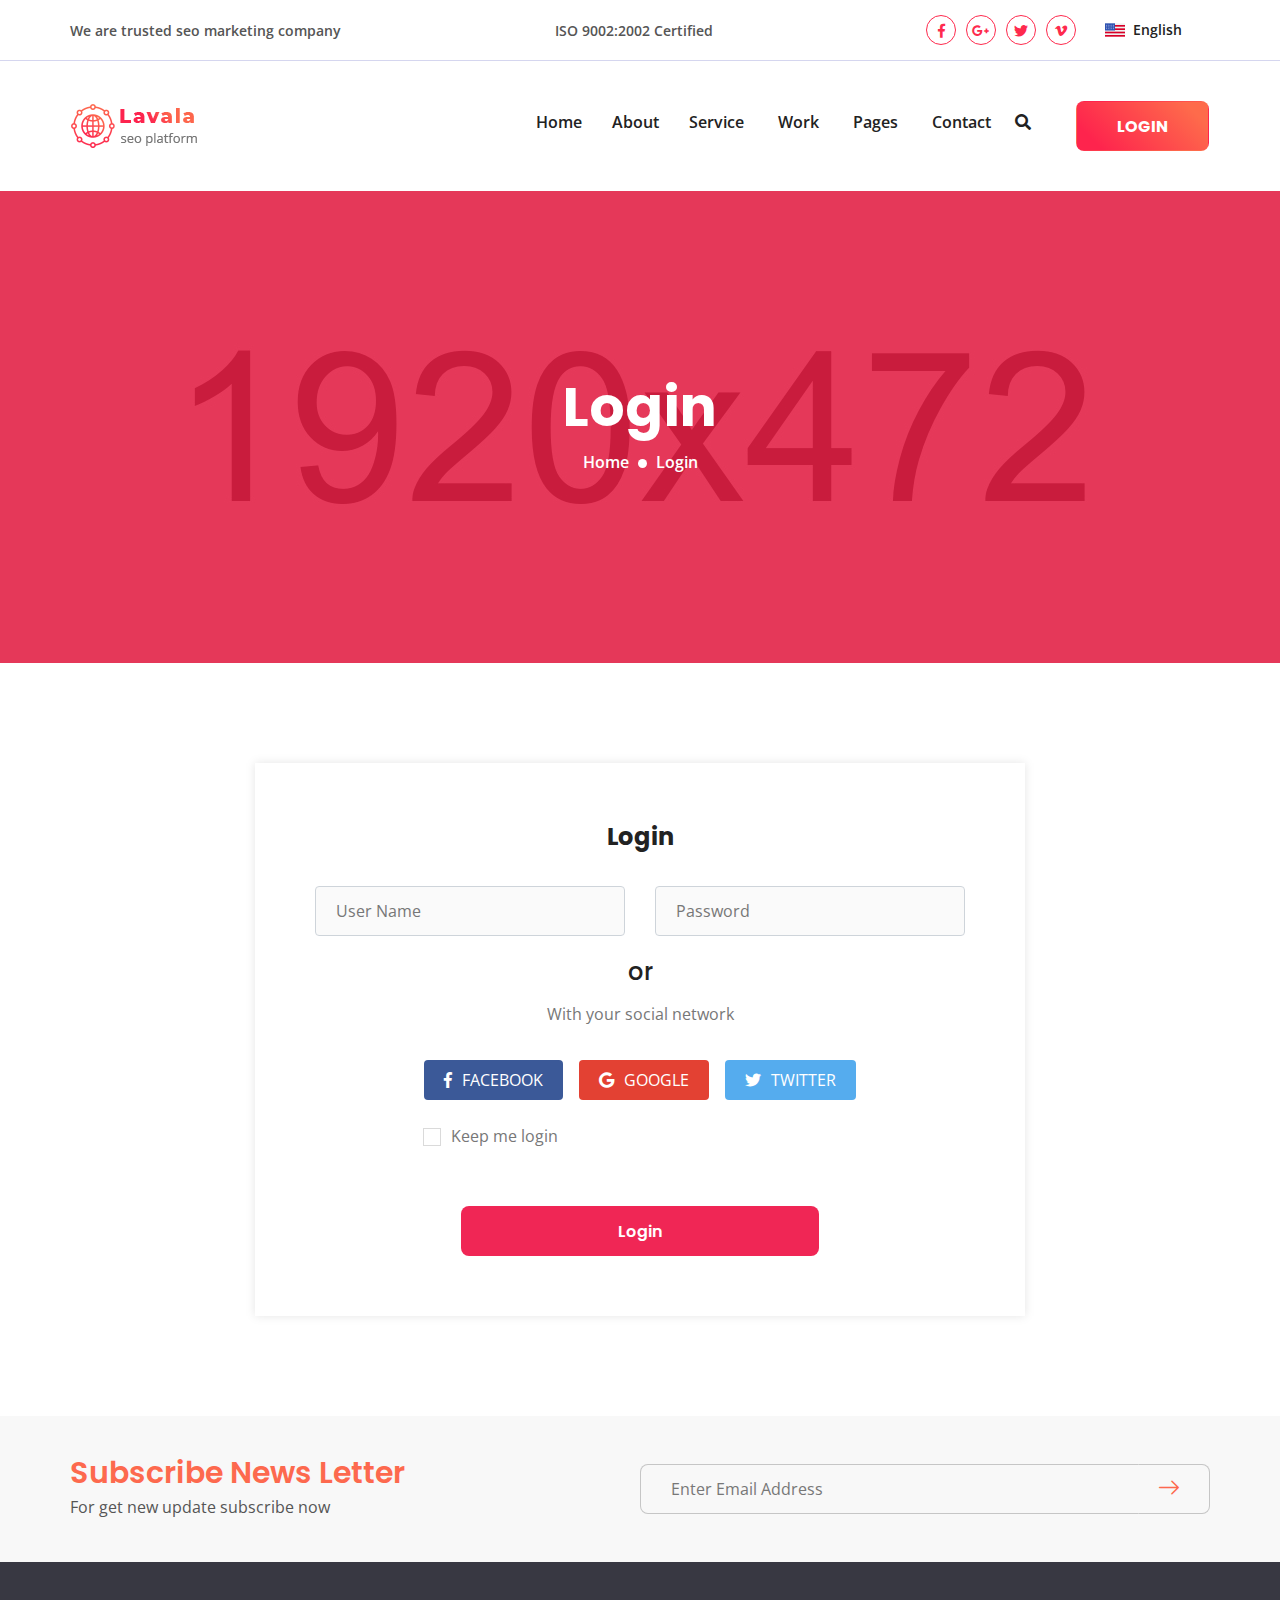
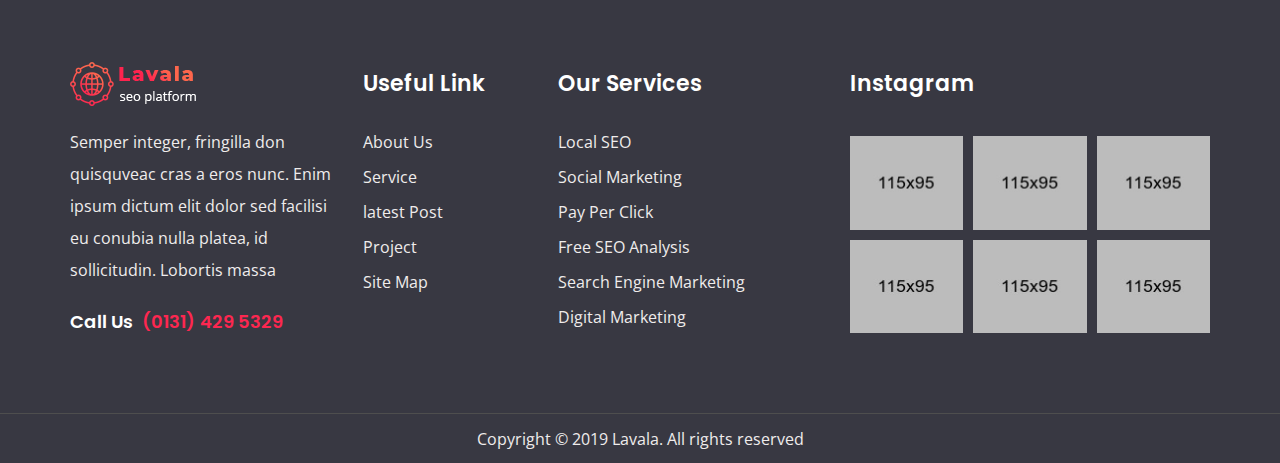
<file: login.html>
<!DOCTYPE html>
<html lang="en">
<head>
  <meta charset="utf-8">
  <meta http-equiv="x-ua-compatible" content="ie=edge">
  <title>Login - Creative Multipurpose Agency Template</title>
  <meta name="description" content="">
  <meta name="viewport" content="width=device-width, initial-scale=1, maximum-scale=1, user-scalable=0">
  <!-- Favicon --> 
  <link rel="apple-touch-icon" href="img/favicon/apple-touch-icons.png" sizes="180x180">
  <link rel="icon" type="image/png" href="img/favicon/favicon-32x32.png" sizes="32x32">
  <link rel="icon" type="image/png" href="img/favicon/favicon-16x16.png" sizes="16x16"> 
  <!-- all css here -->
  <!-- bootstrap v4.1.3 css -->
  <link rel="stylesheet" href="css/bootstrap.min.css"> 
  <!-- font-awesome css -->
  <link rel="stylesheet" href="css/fontawesome.min.css">
  <!-- flaticon css -->
  <link rel="stylesheet" href="css/flaticon.css">
  <!-- selectize css -->
  <link rel="stylesheet" href="css/selectize.css">
  <!-- owl-carousel css -->
  <link rel="stylesheet" href="css/owl.carousel.min.css">
  <link rel="stylesheet" href="css/owl.theme.default.min.css">
  <!-- animate css -->
  <link rel="stylesheet" href="css/animate.min.css">
  <!-- venobox css -->
  <link rel="stylesheet" href="css/venobox.css">
  <!-- style css -->
  <link rel="stylesheet" href="style.css">
  <!-- modernizr js -->
  <script src="js/vendor/modernizr-custom.js"></script>
  <!--[if lt IE 9]>
    <script src="https://oss.maxcdn.com/html5shiv/3.7.2/html5shiv.min.js"></script>
    <script src="https://oss.maxcdn.com/respond/1.4.2/respond.min.js"></script>
  <![endif]-->
</head>
<body>  
  <!-- Start Header Area -->
  <header class="header header-two">
    <div class="header-top-area">
      <div class="container">
        <div class="row">
          <div class="col-md-12">            
            <div class="header-top">
              <div class="tag-text">
                <span>We are trusted seo marketing company</span>
              </div>
              <div class="certified-text">
                <span>ISO 9002:2002 Certified</span>
              </div>
              <div class="social-area">
                <ul class="social-list list-style">
                  <li><a href="#"><i class="fab fa-facebook-f"></i></a></li>
                  <li><a href="#"><i class="fab fa-google-plus-g"></i></a></li>
                  <li><a href="#"><i class="fab fa-twitter"></i></a></li>
                  <li><a href="#"><i class="fab fa-vimeo-v"></i></a></li>
                </ul>
              </div>
              <div class="language-area">
                <select class="flag">
                  <option value='english' selected>English</option>
                  <option value='australia'>Australia</option>
                  <option value='uk'>UK</option>
                  <option value='france'>France</option>
                </select>  
              </div>
            </div>
          </div>
        </div>
      </div>
    </div>
    <div class="header-bottom">
      <div class="container">
        <div class="row">
          <div class="header-info">
            <!-- Start Navigation -->
            <nav class="navbar navbar-expand-lg navbar-light">
              <a href="index.html">
                <img src="img/logo/logo.png" alt="logo">
              </a>
              <button class="navbar-toggler" type="button" data-toggle="collapse" data-target="#navbarNav" aria-controls="navbarNav" aria-expanded="false" aria-label="Toggle navigation">
                <span class="navbar-toggler-icon"></span>
              </button>
              <div class="collapse navbar-collapse" id="navbarNav">
                <ul class="navbar-nav">
                  <li class="nav-item active">
                    <a class="nav-link" href="index.html">Home</a>
                  </li>
                  <li class="nav-item">
                    <a class="nav-link" href="about.html">About</a>
                  </li>
                  <li class="nav-item dropdown">
                    <a class="nav-link dropdown-toggle" data-toggle="dropdown" href="#" aria-expanded="false">Service</a>
                    <ul class="dropdown-menu">
                      <li class="nav-item">
                        <a class="nav-link" href="services.html">Services</a>
                      </li>
                      <li class="nav-item">
                        <a class="nav-link" href="service-details.html">Service Details</a>
                      </li>
                    </ul>
                  </li>
                  <li class="nav-item dropdown">
                    <a class="nav-link dropdown-toggle" data-toggle="dropdown" href="#" aria-expanded="false">Work</a>
                    <ul class="dropdown-menu">
                      <li class="nav-item">
                        <a class="nav-link" href="projects.html">Projects</a>
                      </li>
                      <li class="nav-item">
                        <a class="nav-link" href="project-details.html">Project Details</a>
                      </li>
                    </ul>
                  </li>
                  <li class="nav-item dropdown">
                    <a class="nav-link dropdown-toggle" data-toggle="dropdown" href="#" aria-expanded="false">Pages</a>
                    <ul class="dropdown-menu">
                      <li class="nav-item">
                        <a class="nav-link" href="blog.html">Blog</a>
                      </li>
                      <li class="nav-item">
                        <a class="nav-link" href="blog-details.html">blog Details</a>
                      </li>
                      <li class="nav-item">
                        <a class="nav-link" href="faq.html">Faq Page</a>
                      </li>
                      <li class="nav-item">
                        <a class="nav-link" href="error.html">Error Page</a>
                      </li>
                    </ul>
                  </li>
                  <li class="nav-item">
                    <a class="nav-link" href="contact.html">Contact</a>
                  </li>
                  <li class="nav-item">
                    <!-- Start Search btn -->           
                    <div class="search-btn-area">
                      <form action="#">
                        <div class="input-group">
                          <input type="search" class="form-control" placeholder="Search...">
                          <div class="input-group-append">
                            <button class="btn search-btn" type="button"><i class="fa fa-search"></i></button>
                          </div>
                        </div>
                        <a class="main-search" href="#"><i class="fa fa-search"></i></a>
                      </form>
                    </div>
                    <!-- End Search btn -->
                  </li>
                  <li class="nav-item">
                    <div class="login-btn">
                      <a class="btn" href="login.html">Login</a>
                    </div>
                  </li>
                </ul>
              </div>
            </nav>
            <!-- End Navigation --> 
          </div>
        </div>
      </div>
    </div>
  </header>
  <!-- End Header Area -->
  <!-- Strat Breadcrumb Area -->
  <section class="breadcrumb-area">
    <div class="breadcrumb-content text-center">
      <h1>Login</h1>
      <nav aria-label="breadcrumb">
        <ol class="breadcrumb">
          <li class="breadcrumb-item"><a href="index.html">Home</a></li>
          <li class="breadcrumb-item active" aria-current="page">Login</li>
        </ol>
      </nav>
    </div>
  </section>  
  <!-- End Breadcrumb Area -->
  <!-- Start Login Area -->
  <section class="login-area section-padding">
    <div class="container">
      <div class="row">
        <div class="col-md-12">
          <div class="login-block">
            <div class="login-content">
              <h3>Login</h3>
              <form action="#">
                <fieldset>
                  <div class="user-password">
                    <div class="form-group">
                      <input type="text" class="form-control" placeholder="User Name">
                    </div>
                    <div class="form-group">
                      <input type="password" class="form-control" placeholder="Password">
                    </div>
                  </div>
                  <span class="option-or">or</span>
                  <p>With your social network</p>
                  <div class="login-social">
                    <a href="#"><i class="fab fa-facebook-f"></i>Facebook</a>
                    <a href="#"><i class="fab fa-google"></i>Google</a>
                    <a href="#"><i class="fab fa-twitter"></i>Twitter</a>
                  </div>
                  <div class="form-check form-check-inline">
                    <input type="checkbox" class="form-check-input">
                    <label class="form-check-label">Keep me login</label>
                  </div>
                  <div class="form-group">
                    <button type="submit" class="btn login-btn">Login</button>
                  </div>
                </fieldset>
              </form>
            </div>
          </div>
        </div>
      </div>
    </div>
  </section>
  <!-- End Login Area -->
  <!-- Start Subscribe Area -->
  <section class="subscribe-area">
    <div class="container">
      <div class="row">
        <div class="col-md-12">
          <div class="subscribe-content">
            <div class="subscribe-info">
              <h3>Subscribe News Letter</h3>
              <p>For get new update subscribe now</p>
            </div>
            <div class="subscribe-form">
              <form action="#">
                <div class="input-group">
                  <input type="text" class="form-control" placeholder="Enter Email Address">
                  <div class="input-group-append">
                    <button class="btn-subscribe" type="submit">
                      <span class="flaticon-right-arrow"></span>
                    </button>
                  </div>
                </div>              
              </form>
            </div>
          </div>
        </div>
      </div>
    </div>
  </section>
  <!-- End Subscribe Area -->
  <!-- Start Footer Area -->
  <footer class="footer-area">
  	<div class="footer-top">
      <div class="container">
  			<div class="row">
  				<div class="col-md-6 col-lg-3">
            <div class="footer-info">
    					<div class="footer-logo">
                <a href="index.html">
                  <img src="img/footer/logo.png" alt="Logo">
                </a>     
              </div>
    					<p>Semper integer, fringilla don quisquveac cras a eros nunc. Enim ipsum dictum elit dolor sed facilisi eu conubia nulla platea, id sollicitudin. Lobortis massa</p>
              <div class="call-us">
                <h5>Call Us <a href="tel:01314295329">(0131) 429 5329</a></h5>
              </div>              
            </div>
  				</div>
          <div class="col-md-6 col-lg-2">
            <div class="footer-info">
              <h4>Useful Link</h4>
              <ul class="link-list list-style">
                <li><a href="#">About Us</a></li>
                <li><a href="#">Service</a></li>
                <li><a href="#">latest Post</a></li>
                <li><a href="#">Project</a></li>
                <li><a href="#">Site Map</a></li>
              </ul>
            </div>
          </div>
  				<div class="col-md-6 col-lg-3">
  					<div class="footer-info">
  						<h4>Our Services</h4>
	  					<ul class="link-list list-style">
	  						<li><a href="#">Local SEO</a></li>
	  						<li><a href="#">Social Marketing</a></li>
                <li><a href="#">Pay Per Click</a></li>
	  						<li><a href="#">Free SEO Analysis</a></li>
                <li><a href="#">Search Engine Marketing</a></li>
                <li><a href="#">Digital Marketing</a></li>
	  					</ul>
  					</div>
  				</div>
  				<div class="col-md-6 col-lg-4">
            <div class="footer-info">
              <h4>Instagram</h4>
              <ul class="instagram-list list-style">
                <li>
                  <a href="#"><img src="img/footer/1.jpg" alt="Instagram"></a>
                </li>
                <li>
                  <a href="#"><img src="img/footer/2.jpg" alt="Instagram"></a>
                </li>
                <li>
                  <a href="#"><img src="img/footer/3.jpg" alt="Instagram"></a>
                </li>
                <li>
                  <a href="#"><img src="img/footer/4.jpg" alt="Instagram"></a>
                </li>
                <li>
                  <a href="#"><img src="img/footer/5.jpg" alt="Instagram"></a>
                </li>
                <li>
                  <a href="#"><img src="img/footer/6.jpg" alt="Instagram"></a>
                </li>
              </ul>
            </div>
  				</div>
  			</div>
      </div> 		
  	</div>
  	<div class="footer-bottom">
      <div class="container">
      	<div class="row">
          <div class="col-md-12">
            <div class="footer-bottom-content">
              <p>Copyright &copy; 2019 Lavala. All rights reserved</p>
            </div> 
          </div>
        </div>
      </div> 		
  	</div>
  </footer>
  <!-- End Footer Area -->
  <!-- all js here -->
  <!-- jquery version -->
  <script src="js/jquery-3.1.1.min.js"></script>
  <!-- popper js -->
  <script src="js/popper.min.js"></script>
  <!-- bootstrap js -->
  <script src="js/bootstrap.min.js"></script>
  <!-- selectize -->
  <script src="js/selectize.js"></script>
  <!-- icheck -->
  <script src="js/icheck.min.js"></script>
  <!-- owl.carousel js -->
  <script src="js/owl.carousel.min.js"></script>
  <!-- appear js -->
  <script src="js/jquery.appear.js"></script>
  <!-- easing js -->
  <script src="js/jquery.easing.1.3.min.js"></script>
  <!-- venobox js -->
  <script src="js/venobox.min.js"></script>
  <!-- countTo js -->
  <script src="js/jquery.countTo.js"></script>
  <!-- wow js -->
  <script src="js/wow.min.js"></script>
  <!-- loadMoreResults js -->
  <script src="js/loadMoreResults.js"></script>
  <!-- plugins js -->
  <script src="js/plugins.js"></script>
  <!-- main js -->
  <script src="js/main.js"></script>
</body>
</html>
</file>
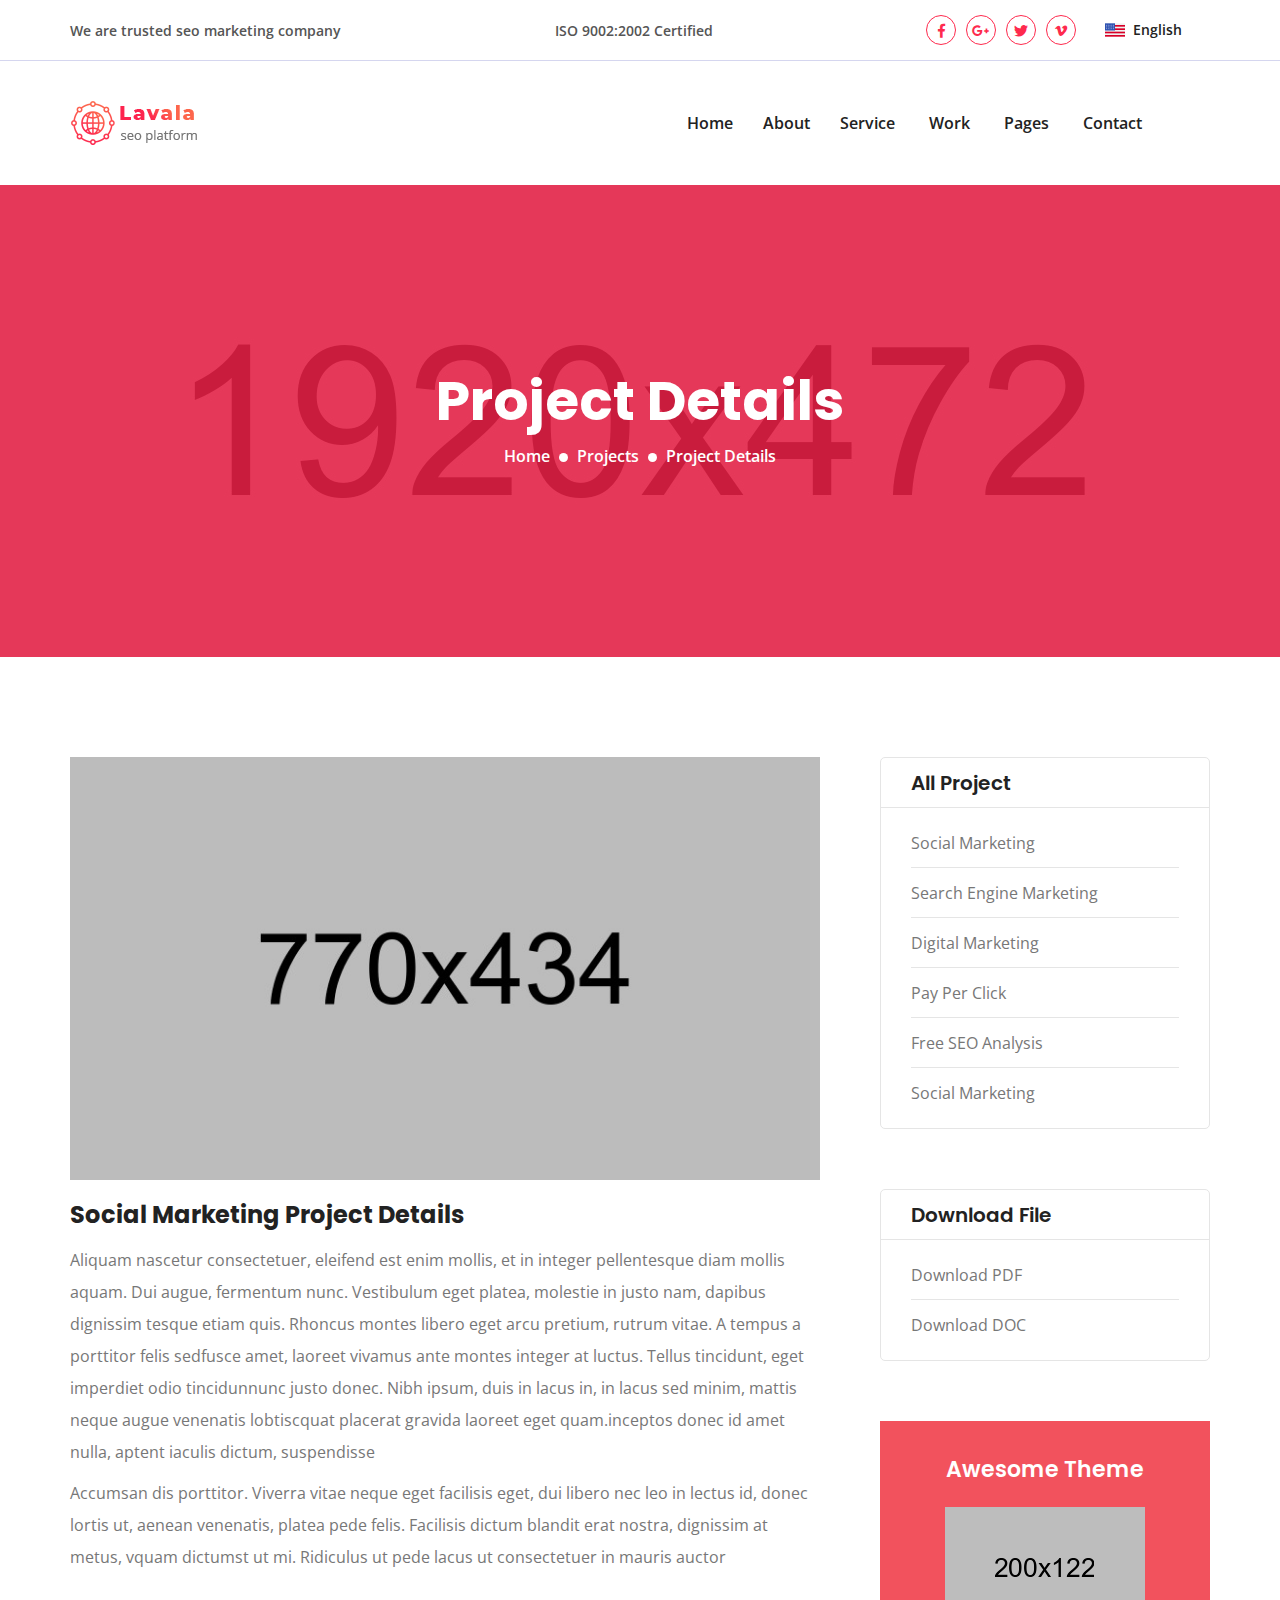
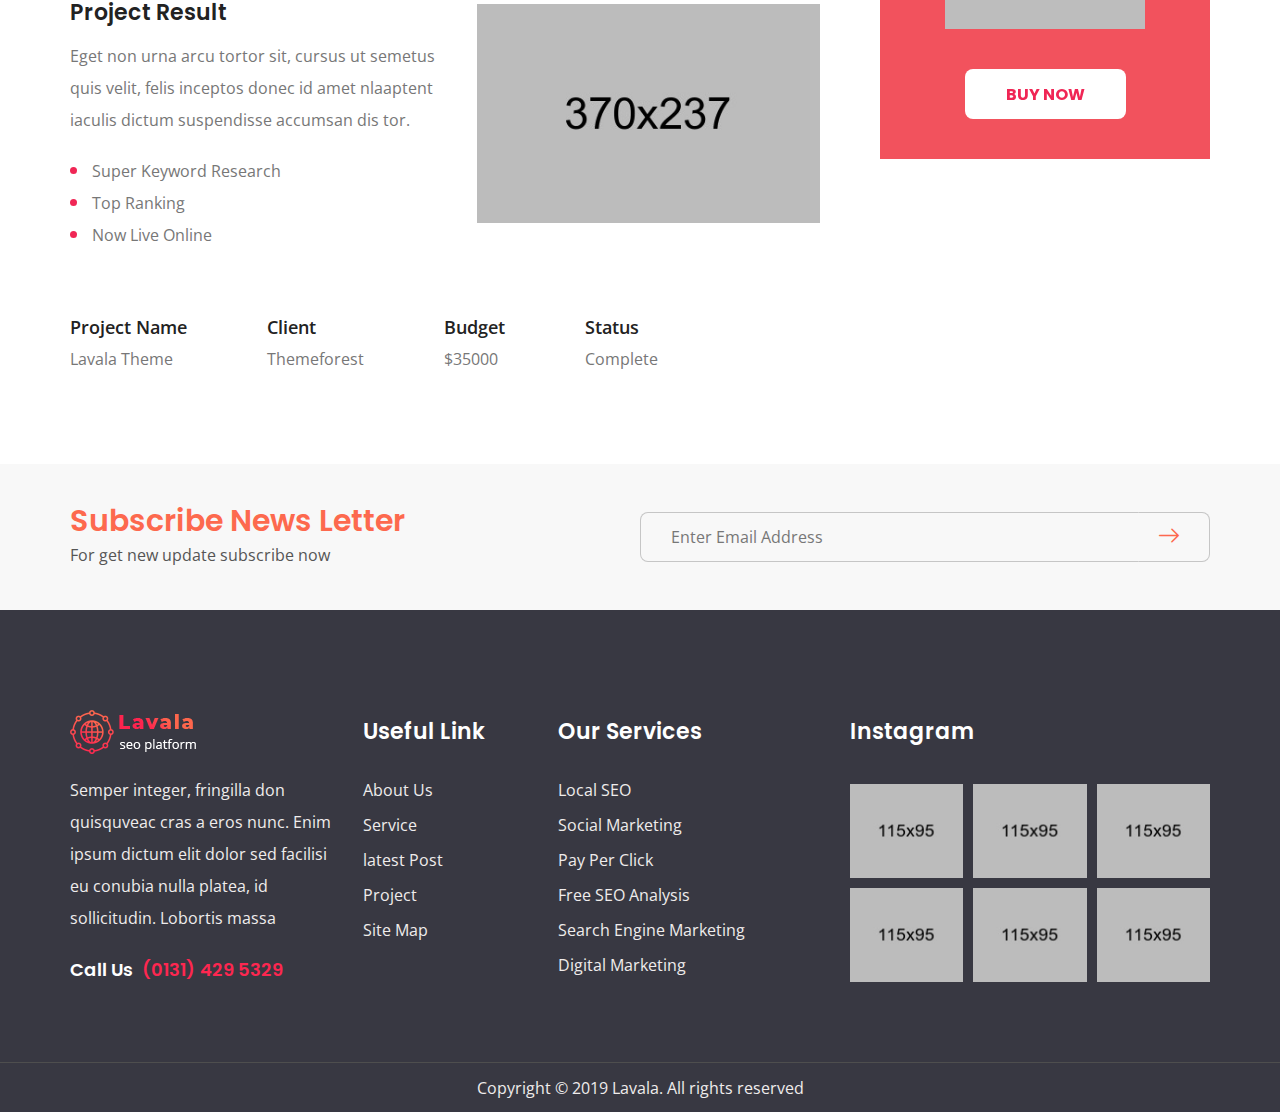
<file: project-details.html>
<!DOCTYPE html>
<html lang="en">

<head>
  <meta charset="utf-8">
  <meta http-equiv="x-ua-compatible" content="ie=edge">
  <title>Project Details - Creative Multipurpose Agency Template</title>
  <meta name="description" content="">
  <meta name="viewport" content="width=device-width, initial-scale=1, maximum-scale=1, user-scalable=0">
  <!-- Favicon -->
  <link rel="apple-touch-icon" href="img/favicon/apple-touch-icons.png" sizes="180x180">
  <link rel="icon" type="image/png" href="img/favicon/favicon-32x32.png" sizes="32x32">
  <link rel="icon" type="image/png" href="img/favicon/favicon-16x16.png" sizes="16x16">
  <!-- all css here -->
  <!-- bootstrap v4.1.3 css -->
  <link rel="stylesheet" href="css/bootstrap.min.css">
  <!-- font-awesome css -->
  <link rel="stylesheet" href="css/fontawesome.min.css">
  <!-- flaticon css -->
  <link rel="stylesheet" href="css/flaticon.css">
  <!-- selectize css -->
  <link rel="stylesheet" href="css/selectize.css">
  <!-- owl-carousel css -->
  <link rel="stylesheet" href="css/owl.carousel.min.css">
  <link rel="stylesheet" href="css/owl.theme.default.min.css">
  <!-- animate css -->
  <link rel="stylesheet" href="css/animate.min.css">
  <!-- venobox css -->
  <link rel="stylesheet" href="css/venobox.css">
  <!-- style css -->
  <link rel="stylesheet" href="style.css">
  <!-- modernizr js -->
  <script src="js/vendor/modernizr-custom.js"></script>
  <!--[if lt IE 9]>
    <script src="https://oss.maxcdn.com/html5shiv/3.7.2/html5shiv.min.js"></script>
    <script src="https://oss.maxcdn.com/respond/1.4.2/respond.min.js"></script>
  <![endif]-->
</head>

<body>
  <!-- Start Header Area -->
  <header class="header header-two">
    <div class="header-top-area">
      <div class="container">
        <div class="row">
          <div class="col-md-12">
            <div class="header-top">
              <div class="tag-text">
                <span>We are trusted seo marketing company</span>
              </div>
              <div class="certified-text">
                <span>ISO 9002:2002 Certified</span>
              </div>
              <div class="social-area">
                <ul class="social-list list-style">
                  <li><a href="#"><i class="fab fa-facebook-f"></i></a></li>
                  <li><a href="#"><i class="fab fa-google-plus-g"></i></a></li>
                  <li><a href="#"><i class="fab fa-twitter"></i></a></li>
                  <li><a href="#"><i class="fab fa-vimeo-v"></i></a></li>
                </ul>
              </div>
              <div class="language-area">
                <select class="flag">
                  <option value='english' selected>English</option>
                  <option value='australia'>Australia</option>
                  <option value='uk'>UK</option>
                  <option value='france'>France</option>
                </select>
              </div>
            </div>
          </div>
        </div>
      </div>
    </div>
    <div class="header-bottom">
      <div class="container">
        <div class="row">
          <div class="header-info">
            <!-- Start Navigation -->
            <nav class="navbar navbar-expand-lg navbar-light">
              <a href="index.html">
                <img src="img/logo/logo.png" alt="logo">
              </a>
              <button class="navbar-toggler" type="button" data-toggle="collapse" data-target="#navbarNav"
                aria-controls="navbarNav" aria-expanded="false" aria-label="Toggle navigation">
                <span class="navbar-toggler-icon"></span>
              </button>
              <div class="collapse navbar-collapse" id="navbarNav">
                <ul class="navbar-nav">
                  <li class="nav-item active">
                    <a class="nav-link" href="index.html">Home</a>
                  </li>
                  <li class="nav-item">
                    <a class="nav-link" href="about.html">About</a>
                  </li>
                  <li class="nav-item dropdown">
                    <a class="nav-link dropdown-toggle" data-toggle="dropdown" href="#"
                      aria-expanded="false">Service</a>
                    <ul class="dropdown-menu">
                      <li class="nav-item">
                        <a class="nav-link" href="services.html">Services</a>
                      </li>
                      <li class="nav-item">
                        <a class="nav-link" href="service-details.html">Service Details</a>
                      </li>
                    </ul>
                  </li>
                  <li class="nav-item dropdown">
                    <a class="nav-link dropdown-toggle" data-toggle="dropdown" href="#" aria-expanded="false">Work</a>
                    <ul class="dropdown-menu">
                      <li class="nav-item">
                        <a class="nav-link" href="projects.html">Projects</a>
                      </li>
                      <li class="nav-item">
                        <a class="nav-link" href="project-details.html">Project Details</a>
                      </li>
                    </ul>
                  </li>
                  <li class="nav-item dropdown">
                    <a class="nav-link dropdown-toggle" data-toggle="dropdown" href="#" aria-expanded="false">Pages</a>
                    <ul class="dropdown-menu">
                      <li class="nav-item">
                        <a class="nav-link" href="blog.html">Blog</a>
                      </li>
                      <li class="nav-item">
                        <a class="nav-link" href="blog-details.html">blog Details</a>
                      </li>
                      <li class="nav-item">
                        <a class="nav-link" href="faq.html">Faq Page</a>
                      </li>
                      <li class="nav-item">
                        <a class="nav-link" href="error.html">Error Page</a>
                      </li>
                    </ul>
                  </li>
                  <li class="nav-item">
                    <a class="nav-link" href="contact.html">Contact</a>
                  </li>
                  <li class="nav-item">
                    <!-- Start Search btn -->
                    <!-- <div class="search-btn-area">
                      <form action="#">
                        <div class="input-group">
                          <input type="search" class="form-control" placeholder="Search...">
                          <div class="input-group-append">
                            <button class="btn search-btn" type="button"><i class="fa fa-search"></i></button>
                          </div>
                        </div>
                        <a class="main-search" href="#"><i class="fa fa-search"></i></a>
                      </form>
                    </div> -->
                    <!-- End Search btn -->
                  </li>
                  <li class="nav-item">
                    <!--  <div class="login-btn">
                      <a class="btn" href="login.html">Login</a>
                    </div>
                  </li>
                </ul>
              </div>
            </nav> -->
                    <!-- End Navigation -->

              </div>
          </div>
        </div>
      </div>
  </header>
  <!-- End Header Area -->
  <!-- Strat Breadcrumb Area -->
  <section class="breadcrumb-area">
    <div class="breadcrumb-content text-center">
      <h1>Project Details</h1>
      <nav aria-label="breadcrumb">
        <ol class="breadcrumb">
          <li class="breadcrumb-item"><a href="index.html">Home</a></li>
          <li class="breadcrumb-item"><a href="projects.html">Projects</a></li>
          <li class="breadcrumb-item active" aria-current="page">Project Details</li>
        </ol>
      </nav>
    </div>
  </section>
  <!-- End Breadcrumb Area -->
  <!-- Start Project Details Area -->
  <section class="project-details section-padding">
    <div class="container">
      <div class="row">
        <div class="col-md-12 col-lg-8">
          <div class="project-details-info">
            <img src="img/projects/9.jpg" alt="Project">
            <h3>Social Marketing Project Details</h3>
            <p>Aliquam nascetur consectetuer, eleifend est enim mollis, et in integer pellentesque diam mollis aquam.
              Dui augue, fermentum nunc. Vestibulum eget platea, molestie in justo nam, dapibus dignissim tesque etiam
              quis. Rhoncus montes libero eget arcu pretium, rutrum vitae. A tempus a porttitor felis sedfusce amet,
              laoreet vivamus ante montes integer at luctus. Tellus tincidunt, eget imperdiet odio tincidunnunc justo
              donec. Nibh ipsum, duis in lacus in, in lacus sed minim, mattis neque augue venenatis lobtiscquat placerat
              gravida laoreet eget quam.inceptos donec id amet nulla, aptent iaculis dictum, suspendisse</p>
            <p>Accumsan dis porttitor. Viverra vitae neque eget facilisis eget, dui libero nec leo in lectus id, donec
              lortis ut, aenean venenatis, platea pede felis. Facilisis dictum blandit erat nostra, dignissim at metus,
              vquam dictumst ut mi. Ridiculus ut pede lacus ut consectetuer in mauris auctor</p>
            <div class="project-details-result">
              <div class="result-text">
                <h3>Project Result</h3>
                <p>Eget non urna arcu tortor sit, cursus ut semetus quis velit, felis inceptos donec id amet nlaaptent
                  iaculis dictum suspendisse accumsan dis tor.</p>
                <ul class="project-result-list list-style">
                  <li>Super Keyword Research</li>
                  <li>Top Ranking</li>
                  <li>Now Live Online</li>
                </ul>
              </div>
              <div class="result-image">
                <img src="img/projects/10.jpg" alt="Project">
              </div>
            </div>
            <ul class="project-info list-style">
              <li><span>Project Name</span>Lavala Theme</li>
              <li><span>Client</span>Themeforest</li>
              <li><span>Budget</span>$35000</li>
              <li><span>Status</span>Complete</li>
            </ul>
          </div>
        </div>
        <div class="col-md-12 col-lg-4">
          <div class="aside-area">
            <div class="aside-content aside-service">
              <h4>All Project</h4>
              <ul class="aside-list list-style">
                <li><a href="#">Social Marketing</a></li>
                <li><a href="#">Search Engine Marketing</a></li>
                <li><a href="#">Digital Marketing</a></li>
                <li><a href="#">Pay Per Click</a></li>
                <li><a href="#">Free SEO Analysis</a></li>
                <li><a href="#">Social Marketing</a></li>
              </ul>
            </div>
            <div class="aside-content aside-download">
              <h4>Download File</h4>
              <ul class="aside-list download-list list-style">
                <li><a href="#">Download PDF</a></li>
                <li><a href="#">Download DOC</a></li>
              </ul>
            </div>
            <div class="awesome-theme">
              <div class="awseome-theme-content">
                <h4>Awesome Theme</h4>
                <a href="index.html">
                  <img src="img/projects/11.png" alt="img">
                </a>
                <a class="btn btn-buy hvr-wobble-horizontal" href="#">Buy Now</a>
              </div>
            </div>
          </div>
        </div>
      </div>
    </div>
  </section>
  <!-- End Project Details Area -->
  <!-- Start Subscribe Area -->
  <section class="subscribe-area">
    <div class="container">
      <div class="row">
        <div class="col-md-12">
          <div class="subscribe-content">
            <div class="subscribe-info">
              <h3>Subscribe News Letter</h3>
              <p>For get new update subscribe now</p>
            </div>
            <div class="subscribe-form">
              <form action="#">
                <div class="input-group">
                  <input type="text" class="form-control" placeholder="Enter Email Address">
                  <div class="input-group-append">
                    <button class="btn-subscribe" type="submit">
                      <span class="flaticon-right-arrow"></span>
                    </button>
                  </div>
                </div>
              </form>
            </div>
          </div>
        </div>
      </div>
    </div>
  </section>
  <!-- End Subscribe Area -->
  <!-- Start Footer Area -->
  <footer class="footer-area">
    <div class="footer-top">
      <div class="container">
        <div class="row">
          <div class="col-md-6 col-lg-3">
            <div class="footer-info">
              <div class="footer-logo">
                <a href="index.html">
                  <img src="img/footer/logo.png" alt="Logo">
                </a>
              </div>
              <p>Semper integer, fringilla don quisquveac cras a eros nunc. Enim ipsum dictum elit dolor sed facilisi eu
                conubia nulla platea, id sollicitudin. Lobortis massa</p>
              <div class="call-us">
                <h5>Call Us <a href="tel:01314295329">(0131) 429 5329</a></h5>
              </div>
            </div>
          </div>
          <div class="col-md-6 col-lg-2">
            <div class="footer-info">
              <h4>Useful Link</h4>
              <ul class="link-list list-style">
                <li><a href="#">About Us</a></li>
                <li><a href="#">Service</a></li>
                <li><a href="#">latest Post</a></li>
                <li><a href="#">Project</a></li>
                <li><a href="#">Site Map</a></li>
              </ul>
            </div>
          </div>
          <div class="col-md-6 col-lg-3">
            <div class="footer-info">
              <h4>Our Services</h4>
              <ul class="link-list list-style">
                <li><a href="#">Local SEO</a></li>
                <li><a href="#">Social Marketing</a></li>
                <li><a href="#">Pay Per Click</a></li>
                <li><a href="#">Free SEO Analysis</a></li>
                <li><a href="#">Search Engine Marketing</a></li>
                <li><a href="#">Digital Marketing</a></li>
              </ul>
            </div>
          </div>
          <div class="col-md-6 col-lg-4">
            <div class="footer-info">
              <h4>Instagram</h4>
              <ul class="instagram-list list-style">
                <li>
                  <a href="#"><img src="img/footer/1.jpg" alt="Instagram"></a>
                </li>
                <li>
                  <a href="#"><img src="img/footer/2.jpg" alt="Instagram"></a>
                </li>
                <li>
                  <a href="#"><img src="img/footer/3.jpg" alt="Instagram"></a>
                </li>
                <li>
                  <a href="#"><img src="img/footer/4.jpg" alt="Instagram"></a>
                </li>
                <li>
                  <a href="#"><img src="img/footer/5.jpg" alt="Instagram"></a>
                </li>
                <li>
                  <a href="#"><img src="img/footer/6.jpg" alt="Instagram"></a>
                </li>
              </ul>
            </div>
          </div>
        </div>
      </div>
    </div>
    <div class="footer-bottom">
      <div class="container">
        <div class="row">
          <div class="col-md-12">
            <div class="footer-bottom-content">
              <p>Copyright &copy; 2019 Lavala. All rights reserved</p>
            </div>
          </div>
        </div>
      </div>
    </div>
  </footer>
  <!-- End Footer Area -->
  <!-- all js here -->
  <!-- jquery version -->
  <script src="js/jquery-3.1.1.min.js"></script>
  <!-- popper js -->
  <script src="js/popper.min.js"></script>
  <!-- bootstrap js -->
  <script src="js/bootstrap.min.js"></script>
  <!-- selectize -->
  <script src="js/selectize.js"></script>
  <!-- icheck -->
  <script src="js/icheck.min.js"></script>
  <!-- owl.carousel js -->
  <script src="js/owl.carousel.min.js"></script>
  <!-- appear js -->
  <script src="js/jquery.appear.js"></script>
  <!-- easing js -->
  <script src="js/jquery.easing.1.3.min.js"></script>
  <!-- venobox js -->
  <script src="js/venobox.min.js"></script>
  <!-- countTo js -->
  <script src="js/jquery.countTo.js"></script>
  <!-- wow js -->
  <script src="js/wow.min.js"></script>
  <!-- loadMoreResults js -->
  <script src="js/loadMoreResults.js"></script>
  <!-- plugins js -->
  <script src="js/plugins.js"></script>
  <!-- main js -->
  <script src="js/main.js"></script>
</body>

</html>
</file>
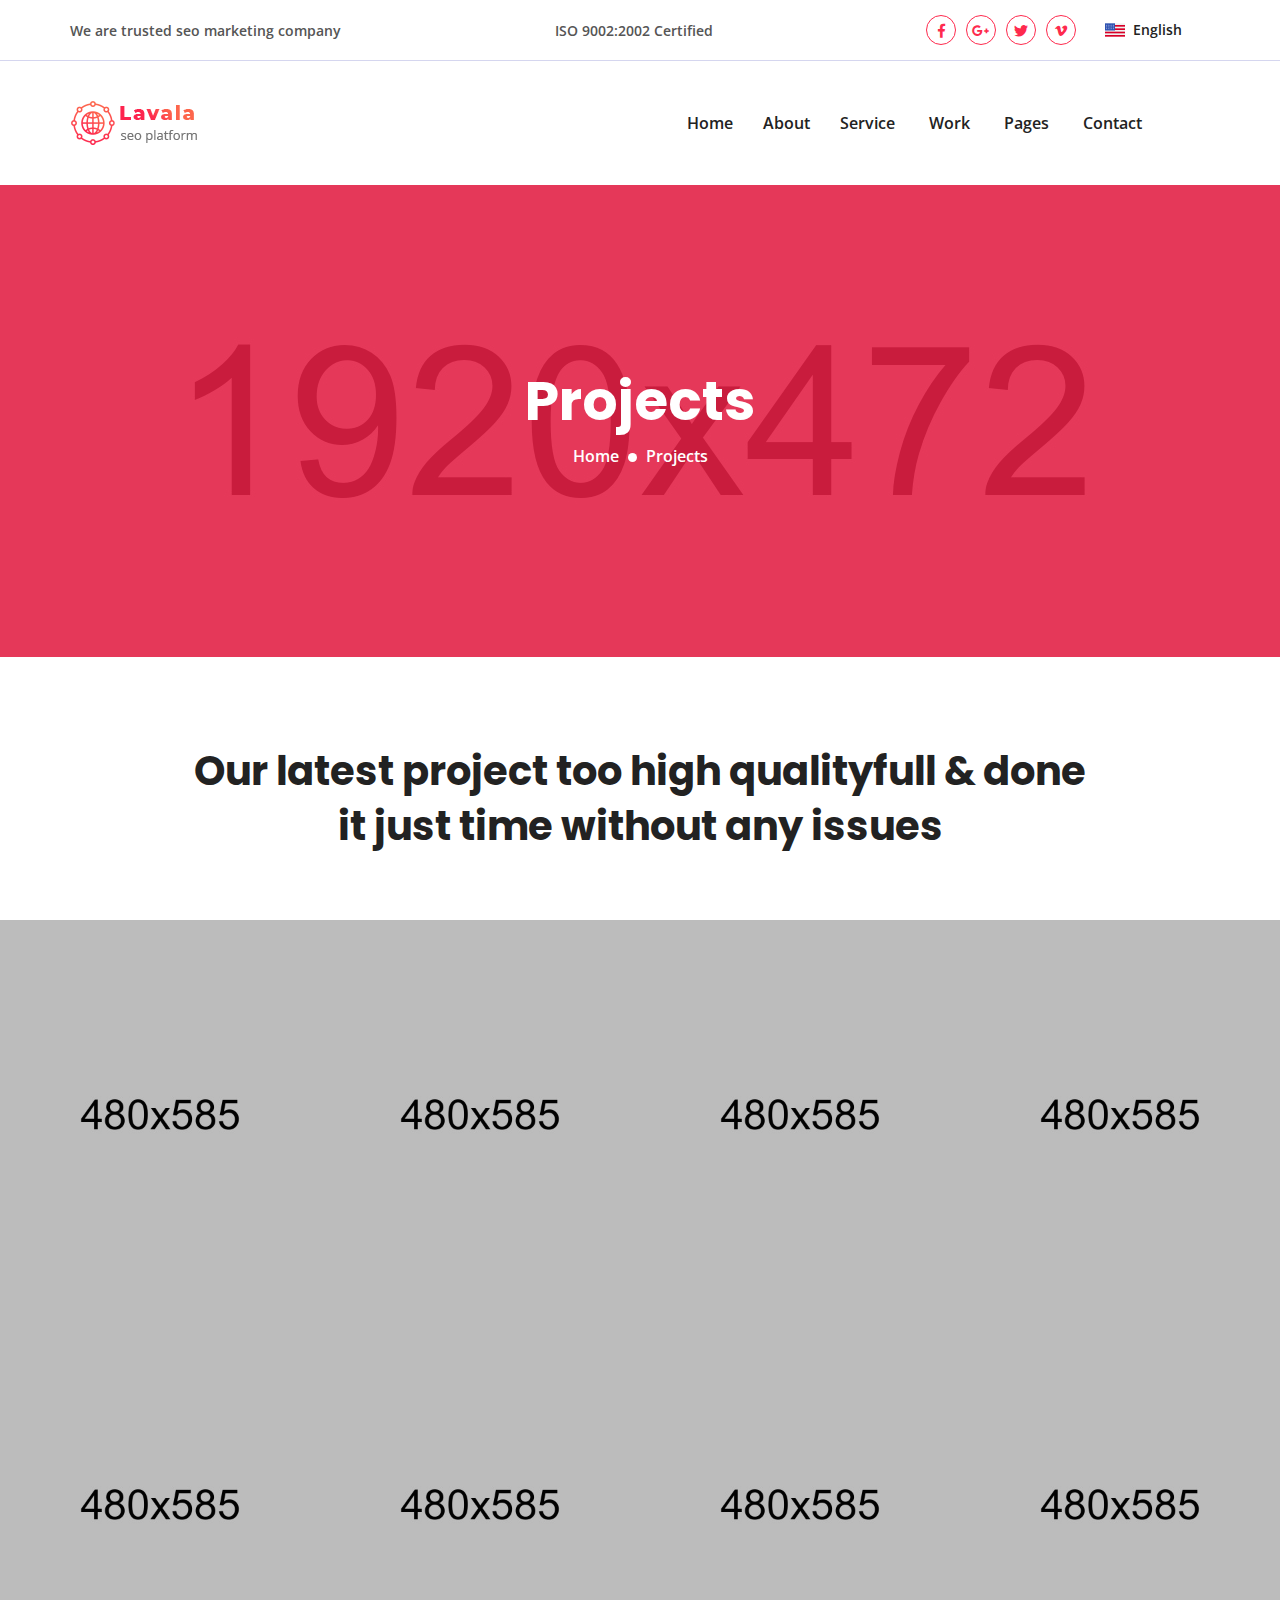
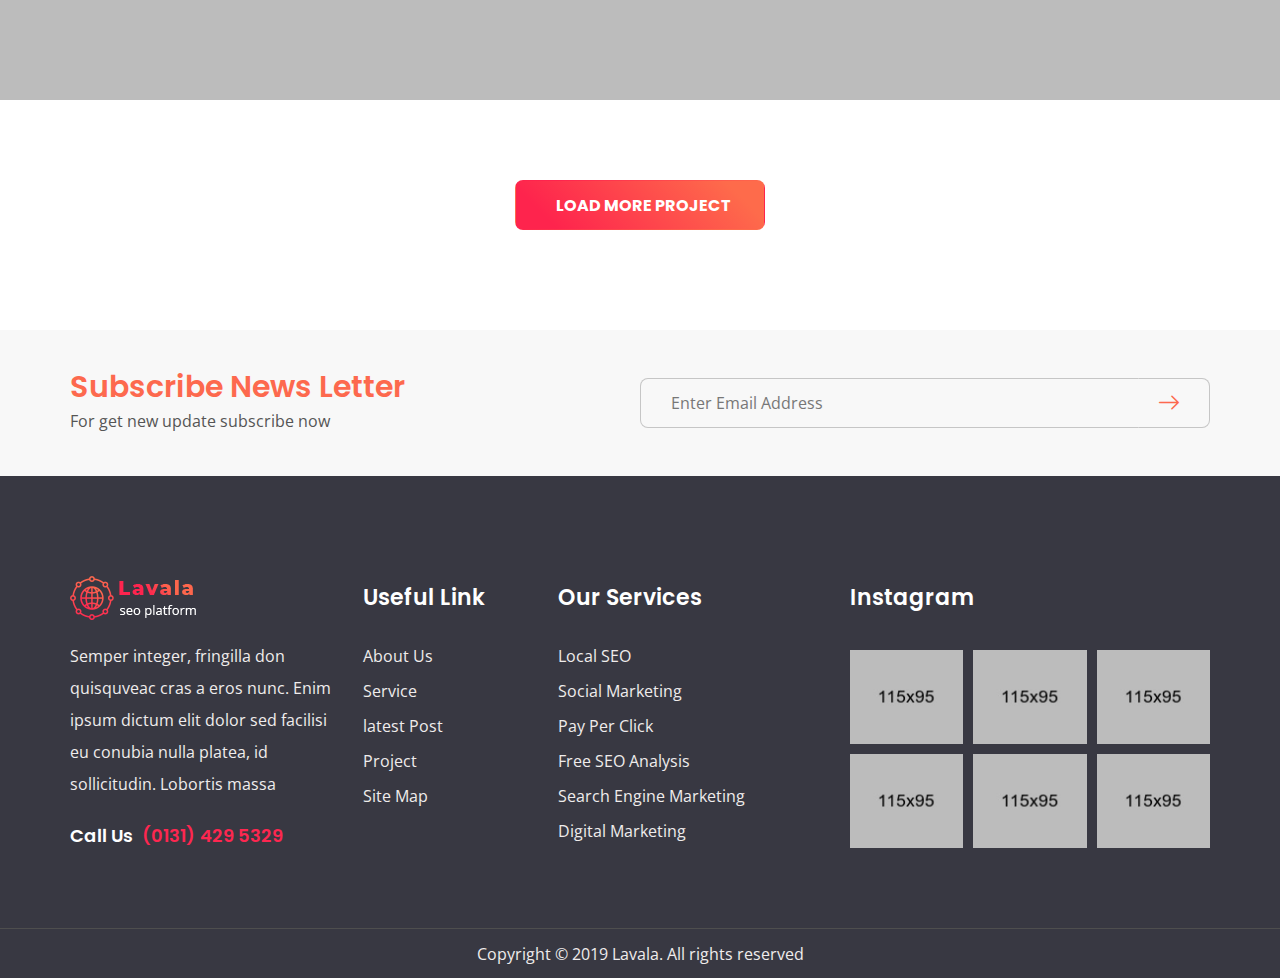
<file: projects.html>
<!DOCTYPE html>
<html lang="en">

<head>
  <meta charset="utf-8">
  <meta http-equiv="x-ua-compatible" content="ie=edge">
  <title>Projects - Creative Multipurpose Agency Template</title>
  <meta name="description" content="">
  <meta name="viewport" content="width=device-width, initial-scale=1, maximum-scale=1, user-scalable=0">
  <!-- Favicon -->
  <link rel="apple-touch-icon" href="img/favicon/apple-touch-icons.png" sizes="180x180">
  <link rel="icon" type="image/png" href="img/favicon/favicon-32x32.png" sizes="32x32">
  <link rel="icon" type="image/png" href="img/favicon/favicon-16x16.png" sizes="16x16">
  <!-- all css here -->
  <!-- bootstrap v4.1.3 css -->
  <link rel="stylesheet" href="css/bootstrap.min.css">
  <!-- font-awesome css -->
  <link rel="stylesheet" href="css/fontawesome.min.css">
  <!-- flaticon css -->
  <link rel="stylesheet" href="css/flaticon.css">
  <!-- selectize css -->
  <link rel="stylesheet" href="css/selectize.css">
  <!-- owl-carousel css -->
  <link rel="stylesheet" href="css/owl.carousel.min.css">
  <link rel="stylesheet" href="css/owl.theme.default.min.css">
  <!-- animate css -->
  <link rel="stylesheet" href="css/animate.min.css">
  <!-- venobox css -->
  <link rel="stylesheet" href="css/venobox.css">
  <!-- style css -->
  <link rel="stylesheet" href="style.css">
  <!-- modernizr js -->
  <script src="js/vendor/modernizr-custom.js"></script>
  <!--[if lt IE 9]>
    <script src="https://oss.maxcdn.com/html5shiv/3.7.2/html5shiv.min.js"></script>
    <script src="https://oss.maxcdn.com/respond/1.4.2/respond.min.js"></script>
  <![endif]-->
</head>

<body>
  <!-- Start Header Area -->
  <header class="header header-two">
    <div class="header-top-area">
      <div class="container">
        <div class="row">
          <div class="col-md-12">
            <div class="header-top">
              <div class="tag-text">
                <span>We are trusted seo marketing company</span>
              </div>
              <div class="certified-text">
                <span>ISO 9002:2002 Certified</span>
              </div>
              <div class="social-area">
                <ul class="social-list list-style">
                  <li><a href="#"><i class="fab fa-facebook-f"></i></a></li>
                  <li><a href="#"><i class="fab fa-google-plus-g"></i></a></li>
                  <li><a href="#"><i class="fab fa-twitter"></i></a></li>
                  <li><a href="#"><i class="fab fa-vimeo-v"></i></a></li>
                </ul>
              </div>
              <div class="language-area">
                <select class="flag">
                  <option value='english' selected>English</option>
                  <option value='australia'>Australia</option>
                  <option value='uk'>UK</option>
                  <option value='france'>France</option>
                </select>
              </div>
            </div>
          </div>
        </div>
      </div>
    </div>
    <div class="header-bottom">
      <div class="container">
        <div class="row">
          <div class="header-info">
            <!-- Start Navigation -->
            <nav class="navbar navbar-expand-lg navbar-light">
              <a href="index.html">
                <img src="img/logo/logo.png" alt="logo">
              </a>
              <button class="navbar-toggler" type="button" data-toggle="collapse" data-target="#navbarNav"
                aria-controls="navbarNav" aria-expanded="false" aria-label="Toggle navigation">
                <span class="navbar-toggler-icon"></span>
              </button>
              <div class="collapse navbar-collapse" id="navbarNav">
                <ul class="navbar-nav">
                  <li class="nav-item active">
                    <a class="nav-link" href="index.html">Home</a>
                  </li>
                  <li class="nav-item">
                    <a class="nav-link" href="about.html">About</a>
                  </li>
                  <li class="nav-item dropdown">
                    <a class="nav-link dropdown-toggle" data-toggle="dropdown" href="#"
                      aria-expanded="false">Service</a>
                    <ul class="dropdown-menu">
                      <li class="nav-item">
                        <a class="nav-link" href="services.html">Services</a>
                      </li>
                      <li class="nav-item">
                        <a class="nav-link" href="service-details.html">Service Details</a>
                      </li>
                    </ul>
                  </li>
                  <li class="nav-item dropdown">
                    <a class="nav-link dropdown-toggle" data-toggle="dropdown" href="#" aria-expanded="false">Work</a>
                    <ul class="dropdown-menu">
                      <li class="nav-item">
                        <a class="nav-link" href="projects.html">Projects</a>
                      </li>
                      <li class="nav-item">
                        <a class="nav-link" href="project-details.html">Project Details</a>
                      </li>
                    </ul>
                  </li>
                  <li class="nav-item dropdown">
                    <a class="nav-link dropdown-toggle" data-toggle="dropdown" href="#" aria-expanded="false">Pages</a>
                    <ul class="dropdown-menu">
                      <li class="nav-item">
                        <a class="nav-link" href="blog.html">Blog</a>
                      </li>
                      <li class="nav-item">
                        <a class="nav-link" href="blog-details.html">blog Details</a>
                      </li>
                      <li class="nav-item">
                        <a class="nav-link" href="faq.html">Faq Page</a>
                      </li>
                      <li class="nav-item">
                        <a class="nav-link" href="error.html">Error Page</a>
                      </li>
                    </ul>
                  </li>
                  <li class="nav-item">
                    <a class="nav-link" href="contact.html">Contact</a>
                  </li>
                  <li class="nav-item">
                    <!-- Start Search btn -->
                    <!-- <div class="search-btn-area">
                      <form action="#">
                        <div class="input-group">
                          <input type="search" class="form-control" placeholder="Search...">
                          <div class="input-group-append">
                            <button class="btn search-btn" type="button"><i class="fa fa-search"></i></button>
                          </div>
                        </div>
                        <a class="main-search" href="#"><i class="fa fa-search"></i></a>
                      </form>
                    </div> -->
                    <!-- End Search btn -->
                  </li>
                  <li class="nav-item">
                    <!--  <div class="login-btn">
                      <a class="btn" href="login.html">Login</a>
                    </div>
                  </li>
                </ul>
              </div>
            </nav> -->
                    <!-- End Navigation -->

              </div>
          </div>
        </div>
      </div>
  </header>
  <!-- End Header Area -->
  <!-- Strat Breadcrumb Area -->
  <section class="breadcrumb-area">
    <div class="breadcrumb-content text-center">
      <h1>Projects</h1>
      <nav aria-label="breadcrumb">
        <ol class="breadcrumb">
          <li class="breadcrumb-item"><a href="index.html">Home</a></li>
          <li class="breadcrumb-item active" aria-current="page">Projects</li>
        </ol>
      </nav>
    </div>
  </section>
  <!-- End Breadcrumb Area -->
  <!-- Start Projects Area -->
  <!-- Start Latest Project Area -->
  <section class="project-area project-one section-padding">
    <div class="container-fluid">
      <div class="row">
        <div class="col-md-12">
          <div class="section-title">
            <h2>Our latest project too high qualityfull &amp; done it just time without any issues</h2>
          </div>
        </div>
      </div>
      <div class="row grid">
        <div class="col-md-3">
          <div class="grid-item mouse-move">
            <a href="#">
              <img src="img/projects/1.jpg" alt="Project">
            </a>
            <div class="grid-hover">
              <h3>Local SEO Marketing</h3>
              <span>Creative Design</span>
            </div>
            <div class="grid-hover-link">
              <a href="#"><span class="flaticon-unlink"></span></a>
              <a class="venobox vbox-item" data-gall="myGallery" data-title="Modern Architect"
                href="img/projects/1.jpg"><span class="flaticon-thin-expand-arrows"></span></a>
            </div>
          </div>
        </div>
        <div class="col-md-3">
          <div class="grid-item mouse-move">
            <a href="#">
              <img src="img/projects/2.jpg" alt="Project">
            </a>
            <div class="grid-hover">
              <h3>Local SEO Marketing</h3>
              <span>Creative Design</span>
            </div>
            <div class="grid-hover-link">
              <a href="#"><span class="flaticon-unlink"></span></a>
              <a class="venobox vbox-item" data-gall="myGallery" data-title="Modern Architect"
                href="img/projects/2.jpg"><span class="flaticon-thin-expand-arrows"></span></a>
            </div>
          </div>
        </div>
        <div class="col-md-3">
          <div class="grid-item mouse-move">
            <a href="#">
              <img src="img/projects/3.jpg" alt="Project">
            </a>
            <div class="grid-hover">
              <h3>Local SEO Marketing</h3>
              <span>Creative Design</span>
            </div>
            <div class="grid-hover-link">
              <a href="#"><span class="flaticon-unlink"></span></a>
              <a class="venobox vbox-item" data-gall="myGallery" data-title="Modern Architect"
                href="img/projects/3.jpg"><span class="flaticon-thin-expand-arrows"></span></a>
            </div>
          </div>
        </div>
        <div class="col-md-3">
          <div class="grid-item mouse-move">
            <a href="#">
              <img src="img/projects/4.jpg" alt="Project">
            </a>
            <div class="grid-hover">
              <h3>Local SEO Marketing</h3>
              <span>Creative Design</span>
            </div>
            <div class="grid-hover-link">
              <a href="#"><span class="flaticon-unlink"></span></a>
              <a class="venobox vbox-item" data-gall="myGallery" data-title="Modern Architect"
                href="img/projects/4.jpg"><span class="flaticon-thin-expand-arrows"></span></a>
            </div>
          </div>
        </div>
        <div class="col-md-3">
          <div class="grid-item mouse-move">
            <a href="#">
              <img src="img/projects/5.jpg" alt="Project">
            </a>
            <div class="grid-hover">
              <h3>Local SEO Marketing</h3>
              <span>Creative Design</span>
            </div>
            <div class="grid-hover-link">
              <a href="#"><span class="flaticon-unlink"></span></a>
              <a class="venobox vbox-item" data-gall="myGallery" data-title="Modern Architect"
                href="img/projects/5.jpg"><span class="flaticon-thin-expand-arrows"></span></a>
            </div>
          </div>
        </div>
        <div class="col-md-3">
          <div class="grid-item mouse-move">
            <a href="#">
              <img src="img/projects/6.jpg" alt="Project">
            </a>
            <div class="grid-hover">
              <h3>Local SEO Marketing</h3>
              <span>Creative Design</span>
            </div>
            <div class="grid-hover-link">
              <a href="#"><span class="flaticon-unlink"></span></a>
              <a class="venobox vbox-item" data-gall="myGallery" data-title="Modern Architect"
                href="img/projects/6.jpg"><span class="flaticon-thin-expand-arrows"></span></a>
            </div>
          </div>
        </div>
        <div class="col-md-3">
          <div class="grid-item mouse-move">
            <a href="#">
              <img src="img/projects/7.jpg" alt="Project">
            </a>
            <div class="grid-hover">
              <h3>Local SEO Marketing</h3>
              <span>Creative Design</span>
            </div>
            <div class="grid-hover-link">
              <a href="#"><span class="flaticon-unlink"></span></a>
              <a class="venobox vbox-item" data-gall="myGallery" data-title="Modern Architect"
                href="img/projects/7.jpg"><span class="flaticon-thin-expand-arrows"></span></a>
            </div>
          </div>
        </div>
        <div class="col-md-3">
          <div class="grid-item mouse-move">
            <a href="#">
              <img src="img/projects/8.jpg" alt="Project">
            </a>
            <div class="grid-hover">
              <h3>Local SEO Marketing</h3>
              <span>Creative Design</span>
            </div>
            <div class="grid-hover-link">
              <a href="#"><span class="flaticon-unlink"></span></a>
              <a class="venobox vbox-item" data-gall="myGallery" data-title="Modern Architect"
                href="img/projects/8.jpg"><span class="flaticon-thin-expand-arrows"></span></a>
            </div>
          </div>
        </div>
        <div class="col-md-3">
          <div class="grid-item mouse-move">
            <a href="#">
              <img src="img/projects/1.jpg" alt="Project">
            </a>
            <div class="grid-hover">
              <h3>Local SEO Marketing</h3>
              <span>Creative Design</span>
            </div>
            <div class="grid-hover-link">
              <a href="#"><span class="flaticon-unlink"></span></a>
              <a class="venobox vbox-item" data-gall="myGallery" data-title="Modern Architect"
                href="img/projects/1.jpg"><span class="flaticon-thin-expand-arrows"></span></a>
            </div>
          </div>
        </div>
        <div class="col-md-3">
          <div class="grid-item mouse-move">
            <a href="#">
              <img src="img/projects/2.jpg" alt="Project">
            </a>
            <div class="grid-hover">
              <h3>Local SEO Marketing</h3>
              <span>Creative Design</span>
            </div>
            <div class="grid-hover-link">
              <a href="#"><span class="flaticon-unlink"></span></a>
              <a class="venobox vbox-item" data-gall="myGallery" data-title="Modern Architect"
                href="img/projects/2.jpg"><span class="flaticon-thin-expand-arrows"></span></a>
            </div>
          </div>
        </div>
        <div class="col-md-3">
          <div class="grid-item mouse-move">
            <a href="#">
              <img src="img/projects/3.jpg" alt="Project">
            </a>
            <div class="grid-hover">
              <h3>Local SEO Marketing</h3>
              <span>Creative Design</span>
            </div>
            <div class="grid-hover-link">
              <a href="#"><span class="flaticon-unlink"></span></a>
              <a class="venobox vbox-item" data-gall="myGallery" data-title="Modern Architect"
                href="img/projects/3.jpg"><span class="flaticon-thin-expand-arrows"></span></a>
            </div>
          </div>
        </div>
        <div class="col-md-3">
          <div class="grid-item mouse-move">
            <a href="#">
              <img src="img/projects/4.jpg" alt="Project">
            </a>
            <div class="grid-hover">
              <h3>Local SEO Marketing</h3>
              <span>Creative Design</span>
            </div>
            <div class="grid-hover-link">
              <a href="#"><span class="flaticon-unlink"></span></a>
              <a class="venobox vbox-item" data-gall="myGallery" data-title="Modern Architect"
                href="img/projects/4.jpg"><span class="flaticon-thin-expand-arrows"></span></a>
            </div>
          </div>
        </div>
      </div>
    </div>
  </section>
  <!-- End Latest Project Area -->
  <!-- Start Subscribe Area -->
  <section class="subscribe-area">
    <div class="container">
      <div class="row">
        <div class="col-md-12">
          <div class="subscribe-content">
            <div class="subscribe-info">
              <h3>Subscribe News Letter</h3>
              <p>For get new update subscribe now</p>
            </div>
            <div class="subscribe-form">
              <form action="#">
                <div class="input-group">
                  <input type="text" class="form-control" placeholder="Enter Email Address">
                  <div class="input-group-append">
                    <button class="btn-subscribe" type="submit">
                      <span class="flaticon-right-arrow"></span>
                    </button>
                  </div>
                </div>
              </form>
            </div>
          </div>
        </div>
      </div>
    </div>
  </section>
  <!-- End Subscribe Area -->
  <!-- Start Footer Area -->
  <footer class="footer-area">
    <div class="footer-top">
      <div class="container">
        <div class="row">
          <div class="col-md-6 col-lg-3">
            <div class="footer-info">
              <div class="footer-logo">
                <a href="index.html">
                  <img src="img/footer/logo.png" alt="Logo">
                </a>
              </div>
              <p>Semper integer, fringilla don quisquveac cras a eros nunc. Enim ipsum dictum elit dolor sed facilisi eu
                conubia nulla platea, id sollicitudin. Lobortis massa</p>
              <div class="call-us">
                <h5>Call Us <a href="tel:01314295329">(0131) 429 5329</a></h5>
              </div>
            </div>
          </div>
          <div class="col-md-6 col-lg-2">
            <div class="footer-info">
              <h4>Useful Link</h4>
              <ul class="link-list list-style">
                <li><a href="#">About Us</a></li>
                <li><a href="#">Service</a></li>
                <li><a href="#">latest Post</a></li>
                <li><a href="#">Project</a></li>
                <li><a href="#">Site Map</a></li>
              </ul>
            </div>
          </div>
          <div class="col-md-6 col-lg-3">
            <div class="footer-info">
              <h4>Our Services</h4>
              <ul class="link-list list-style">
                <li><a href="#">Local SEO</a></li>
                <li><a href="#">Social Marketing</a></li>
                <li><a href="#">Pay Per Click</a></li>
                <li><a href="#">Free SEO Analysis</a></li>
                <li><a href="#">Search Engine Marketing</a></li>
                <li><a href="#">Digital Marketing</a></li>
              </ul>
            </div>
          </div>
          <div class="col-md-6 col-lg-4">
            <div class="footer-info">
              <h4>Instagram</h4>
              <ul class="instagram-list list-style">
                <li>
                  <a href="#"><img src="img/footer/1.jpg" alt="Instagram"></a>
                </li>
                <li>
                  <a href="#"><img src="img/footer/2.jpg" alt="Instagram"></a>
                </li>
                <li>
                  <a href="#"><img src="img/footer/3.jpg" alt="Instagram"></a>
                </li>
                <li>
                  <a href="#"><img src="img/footer/4.jpg" alt="Instagram"></a>
                </li>
                <li>
                  <a href="#"><img src="img/footer/5.jpg" alt="Instagram"></a>
                </li>
                <li>
                  <a href="#"><img src="img/footer/6.jpg" alt="Instagram"></a>
                </li>
              </ul>
            </div>
          </div>
        </div>
      </div>
    </div>
    <div class="footer-bottom">
      <div class="container">
        <div class="row">
          <div class="col-md-12">
            <div class="footer-bottom-content">
              <p>Copyright &copy; 2019 Lavala. All rights reserved</p>
            </div>
          </div>
        </div>
      </div>
    </div>
  </footer>
  <!-- End Footer Area -->
  <!-- all js here -->
  <!-- jquery version -->
  <script src="js/jquery-3.1.1.min.js"></script>
  <!-- popper js -->
  <script src="js/popper.min.js"></script>
  <!-- bootstrap js -->
  <script src="js/bootstrap.min.js"></script>
  <!-- selectize -->
  <script src="js/selectize.js"></script>
  <!-- icheck -->
  <script src="js/icheck.min.js"></script>
  <!-- owl.carousel js -->
  <script src="js/owl.carousel.min.js"></script>
  <!-- appear js -->
  <script src="js/jquery.appear.js"></script>
  <!-- easing js -->
  <script src="js/jquery.easing.1.3.min.js"></script>
  <!-- venobox js -->
  <script src="js/venobox.min.js"></script>
  <!-- countTo js -->
  <script src="js/jquery.countTo.js"></script>
  <!-- wow js -->
  <script src="js/wow.min.js"></script>
  <!-- loadMoreResults js -->
  <script src="js/loadMoreResults.js"></script>
  <!-- plugins js -->
  <script src="js/plugins.js"></script>
  <!-- main js -->
  <script src="js/main.js"></script>
</body>

</html>
</file>
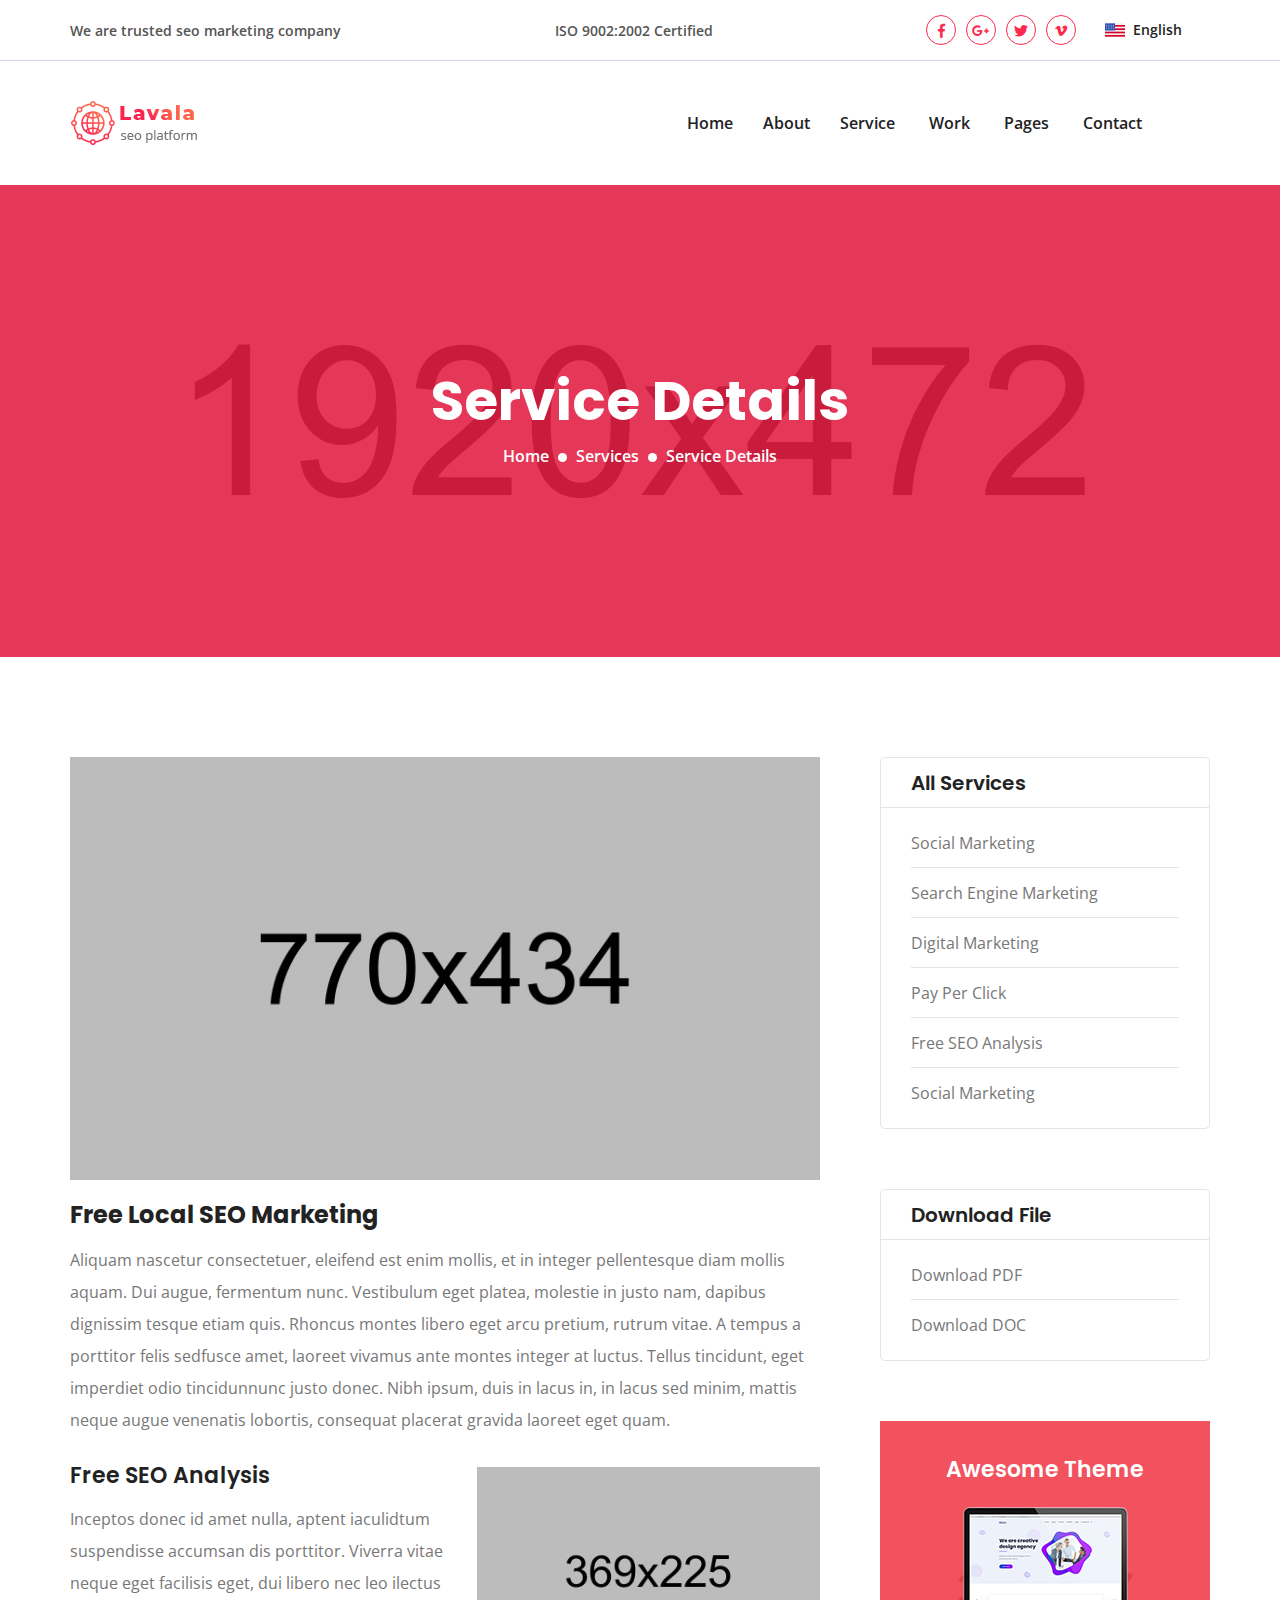
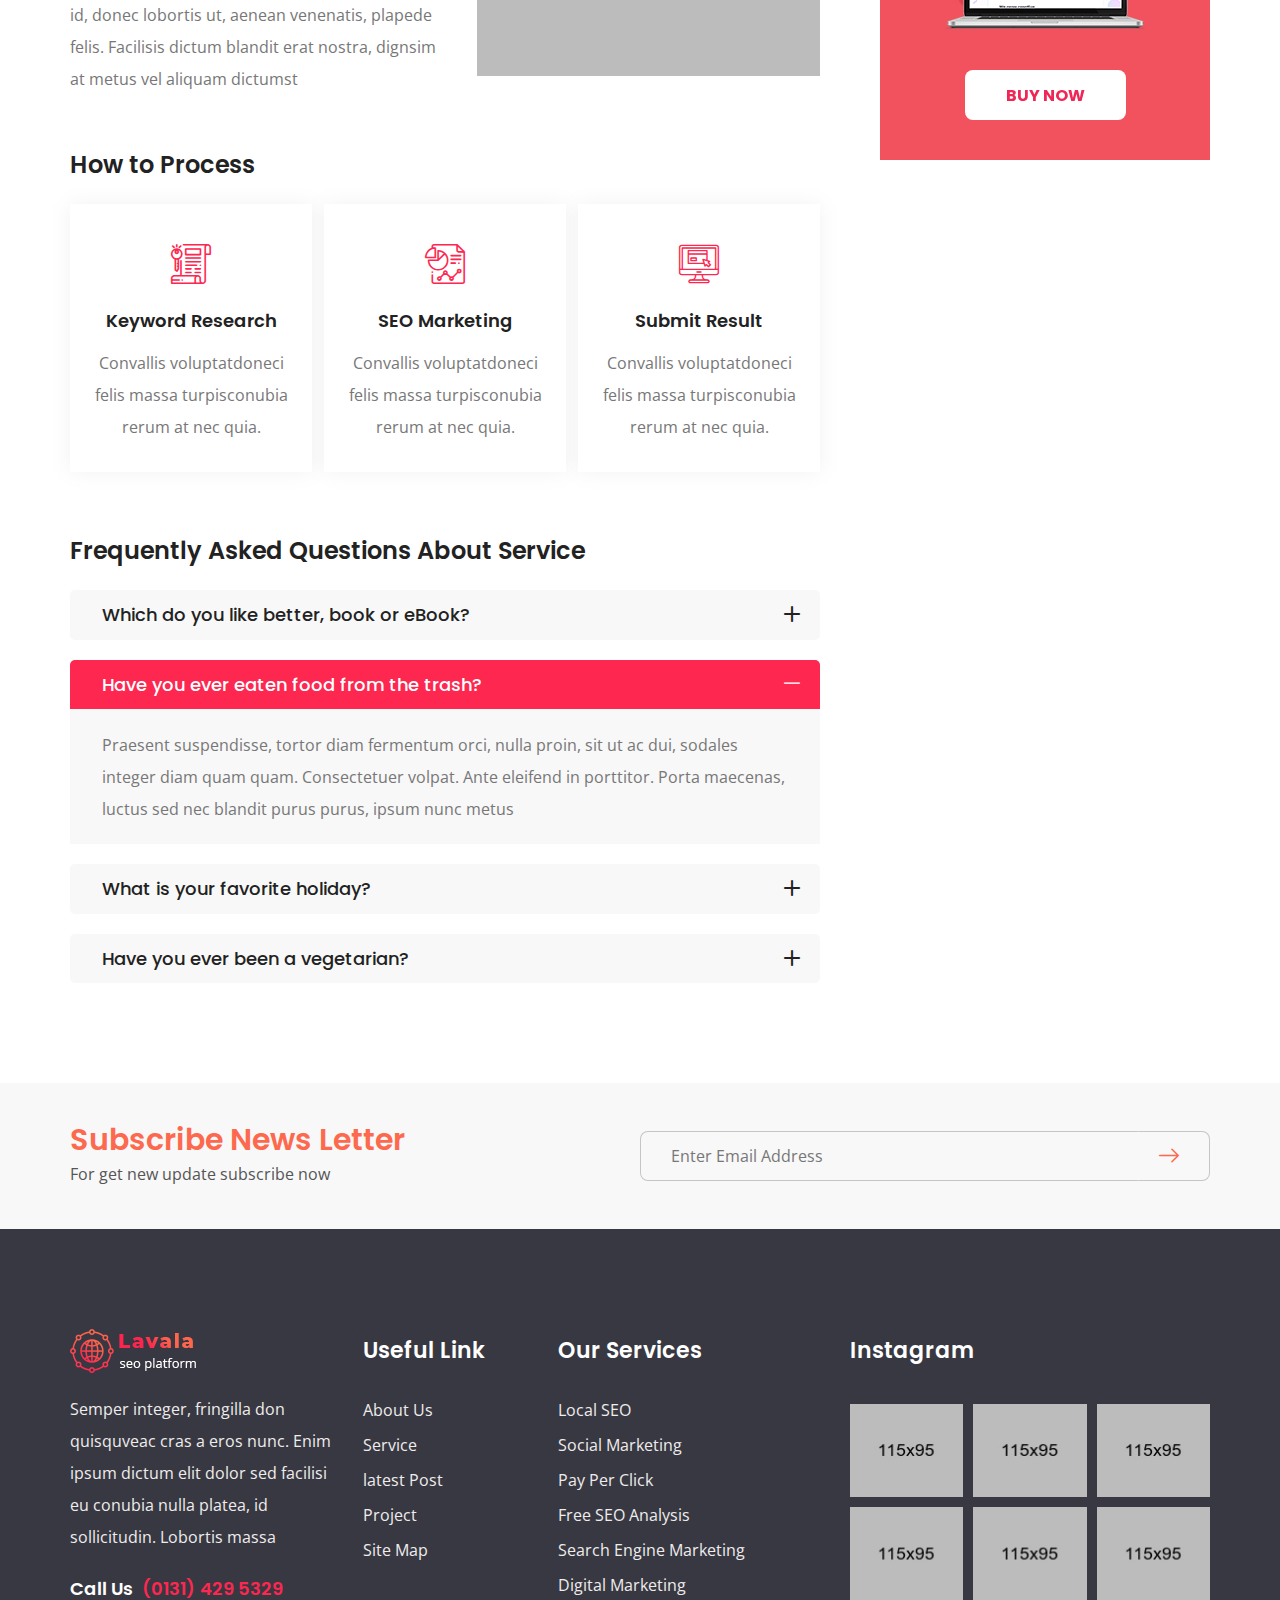
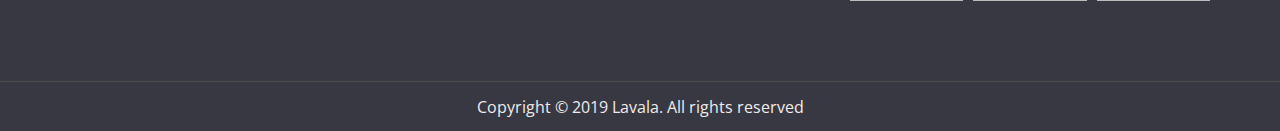
<file: service-details.html>
<!DOCTYPE html>
<html lang="en">

<head>
  <meta charset="utf-8">
  <meta http-equiv="x-ua-compatible" content="ie=edge">
  <title>Services - Creative Multipurpose Agency Template</title>
  <meta name="description" content="">
  <meta name="viewport" content="width=device-width, initial-scale=1, maximum-scale=1, user-scalable=0">
  <!-- Favicon -->
  <link rel="apple-touch-icon" href="img/favicon/apple-touch-icons.png" sizes="180x180">
  <link rel="icon" type="image/png" href="img/favicon/favicon-32x32.png" sizes="32x32">
  <link rel="icon" type="image/png" href="img/favicon/favicon-16x16.png" sizes="16x16">
  <!-- all css here -->
  <!-- bootstrap v4.1.3 css -->
  <link rel="stylesheet" href="css/bootstrap.min.css">
  <!-- font-awesome css -->
  <link rel="stylesheet" href="css/fontawesome.min.css">
  <!-- flaticon css -->
  <link rel="stylesheet" href="css/flaticon.css">
  <!-- selectize css -->
  <link rel="stylesheet" href="css/selectize.css">
  <!-- owl-carousel css -->
  <link rel="stylesheet" href="css/owl.carousel.min.css">
  <link rel="stylesheet" href="css/owl.theme.default.min.css">
  <!-- animate css -->
  <link rel="stylesheet" href="css/animate.min.css">
  <!-- venobox css -->
  <link rel="stylesheet" href="css/venobox.css">
  <!-- style css -->
  <link rel="stylesheet" href="style.css">
  <!-- modernizr js -->
  <script src="js/vendor/modernizr-custom.js"></script>
  <!--[if lt IE 9]>
    <script src="https://oss.maxcdn.com/html5shiv/3.7.2/html5shiv.min.js"></script>
    <script src="https://oss.maxcdn.com/respond/1.4.2/respond.min.js"></script>
  <![endif]-->
</head>

<body>
  <!-- Start Header Area -->
  <header class="header header-two">
    <div class="header-top-area">
      <div class="container">
        <div class="row">
          <div class="col-md-12">
            <div class="header-top">
              <div class="tag-text">
                <span>We are trusted seo marketing company</span>
              </div>
              <div class="certified-text">
                <span>ISO 9002:2002 Certified</span>
              </div>
              <div class="social-area">
                <ul class="social-list list-style">
                  <li><a href="#"><i class="fab fa-facebook-f"></i></a></li>
                  <li><a href="#"><i class="fab fa-google-plus-g"></i></a></li>
                  <li><a href="#"><i class="fab fa-twitter"></i></a></li>
                  <li><a href="#"><i class="fab fa-vimeo-v"></i></a></li>
                </ul>
              </div>
              <div class="language-area">
                <select class="flag">
                  <option value='english' selected>English</option>
                  <option value='australia'>Australia</option>
                  <option value='uk'>UK</option>
                  <option value='france'>France</option>
                </select>
              </div>
            </div>
          </div>
        </div>
      </div>
    </div>
    <div class="header-bottom">
      <div class="container">
        <div class="row">
          <div class="header-info">
            <!-- Start Navigation -->
            <nav class="navbar navbar-expand-lg navbar-light">
              <a href="index.html">
                <img src="img/logo/logo.png" alt="logo">
              </a>
              <button class="navbar-toggler" type="button" data-toggle="collapse" data-target="#navbarNav"
                aria-controls="navbarNav" aria-expanded="false" aria-label="Toggle navigation">
                <span class="navbar-toggler-icon"></span>
              </button>
              <div class="collapse navbar-collapse" id="navbarNav">
                <ul class="navbar-nav">
                  <li class="nav-item active">
                    <a class="nav-link" href="index.html">Home</a>
                  </li>
                  <li class="nav-item">
                    <a class="nav-link" href="about.html">About</a>
                  </li>
                  <li class="nav-item dropdown">
                    <a class="nav-link dropdown-toggle" data-toggle="dropdown" href="#"
                      aria-expanded="false">Service</a>
                    <ul class="dropdown-menu">
                      <li class="nav-item">
                        <a class="nav-link" href="services.html">Services</a>
                      </li>
                      <li class="nav-item">
                        <a class="nav-link" href="service-details.html">Service Details</a>
                      </li>
                    </ul>
                  </li>
                  <li class="nav-item dropdown">
                    <a class="nav-link dropdown-toggle" data-toggle="dropdown" href="#" aria-expanded="false">Work</a>
                    <ul class="dropdown-menu">
                      <li class="nav-item">
                        <a class="nav-link" href="projects.html">Projects</a>
                      </li>
                      <li class="nav-item">
                        <a class="nav-link" href="project-details.html">Project Details</a>
                      </li>
                    </ul>
                  </li>
                  <li class="nav-item dropdown">
                    <a class="nav-link dropdown-toggle" data-toggle="dropdown" href="#" aria-expanded="false">Pages</a>
                    <ul class="dropdown-menu">
                      <li class="nav-item">
                        <a class="nav-link" href="blog.html">Blog</a>
                      </li>
                      <li class="nav-item">
                        <a class="nav-link" href="blog-details.html">blog Details</a>
                      </li>
                      <li class="nav-item">
                        <a class="nav-link" href="faq.html">Faq Page</a>
                      </li>
                      <li class="nav-item">
                        <a class="nav-link" href="error.html">Error Page</a>
                      </li>
                    </ul>
                  </li>
                  <li class="nav-item">
                    <a class="nav-link" href="contact.html">Contact</a>
                  </li>
                  <li class="nav-item">
                    <!-- Start Search btn -->
                    <!-- <div class="search-btn-area">
                      <form action="#">
                        <div class="input-group">
                          <input type="search" class="form-control" placeholder="Search...">
                          <div class="input-group-append">
                            <button class="btn search-btn" type="button"><i class="fa fa-search"></i></button>
                          </div>
                        </div>
                        <a class="main-search" href="#"><i class="fa fa-search"></i></a>
                      </form>
                    </div> -->
                    <!-- End Search btn -->
                  </li>
                  <li class="nav-item">
                    <!--  <div class="login-btn">
                      <a class="btn" href="login.html">Login</a>
                    </div>
                  </li>
                </ul>
              </div>
            </nav> -->
                    <!-- End Navigation -->

              </div>
          </div>
        </div>
      </div>
  </header>
  <!-- End Header Area -->
  <!-- Strat Breadcrumb Area -->
  <section class="breadcrumb-area">
    <div class="breadcrumb-content text-center">
      <h1>Service Details</h1>
      <nav aria-label="breadcrumb">
        <ol class="breadcrumb">
          <li class="breadcrumb-item"><a href="index.html">Home</a></li>
          <li class="breadcrumb-item"><a href="service.html">Services</a></li>
          <li class="breadcrumb-item active" aria-current="page">Service Details</li>
        </ol>
      </nav>
    </div>
  </section>
  <!-- End Breadcrumb Area -->
  <!-- Start Service Details Area -->
  <section class="service-details section-padding">
    <div class="container">
      <div class="row">
        <div class="col-md-12 col-lg-8">
          <div class="service-details-info">
            <img src="img/services/5.jpg" alt="Service">
            <h3>Free Local SEO Marketing</h3>
            <p>Aliquam nascetur consectetuer, eleifend est enim mollis, et in integer pellentesque diam mollis aquam.
              Dui augue, fermentum nunc. Vestibulum eget platea, molestie in justo nam, dapibus dignissim tesque etiam
              quis. Rhoncus montes libero eget arcu pretium, rutrum vitae. A tempus a porttitor felis sedfusce amet,
              laoreet vivamus ante montes integer at luctus. Tellus tincidunt, eget imperdiet odio tincidunnunc justo
              donec. Nibh ipsum, duis in lacus in, in lacus sed minim, mattis neque augue venenatis lobortis, consequat
              placerat gravida laoreet eget quam.</p>
            <div class="service-details-analysis">
              <div class="analysis-text">
                <h3>Free SEO Analysis</h3>
                <p>Inceptos donec id amet nulla, aptent iaculidtum suspendisse accumsan dis porttitor. Viverra vitae
                  neque eget facilisis eget, dui libero nec leo ilectus id, donec lobortis ut, aenean venenatis, plapede
                  felis. Facilisis dictum blandit erat nostra, dignsim at metus vel aliquam dictumst</p>
              </div>
              <div class="analysis-image">
                <img src="img/services/6.jpg" alt="Service">
              </div>
            </div>
            <div class="how-to-process">
              <h3>How to Process</h3>
              <div class="process-block">
                <div class="process-single">
                  <span class="flaticon-keyword"></span>
                  <h5>Keyword Research</h5>
                  <p>Convallis voluptatdoneci felis massa turpisconubia rerum at nec quia.</p>
                </div>
                <div class="process-single">
                  <span class="flaticon-analysis"></span>
                  <h5>SEO Marketing</h5>
                  <p>Convallis voluptatdoneci felis massa turpisconubia rerum at nec quia.</p>
                </div>
                <div class="process-single">
                  <span class="flaticon-monitor"></span>
                  <h5>Submit Result</h5>
                  <p>Convallis voluptatdoneci felis massa turpisconubia rerum at nec quia.</p>
                </div>
              </div>
            </div>
          </div>
          <div class="service-details-faq">
            <div class="faq-info">
              <h3>Frequently Asked Questions About Service</h3>
              <div class="accordion" id="accordionLavala">
                <!-- Single Faq -->
                <div class="card">
                  <div class="card-header" id="headingOne">
                    <h5 class="mb-0">
                      <button class="btn-link collapsed" type="button" data-toggle="collapse" data-target="#collapseOne"
                        aria-expanded="true" aria-controls="collapseOne">
                        Which do you like better, book or eBook?
                      </button>
                    </h5>
                  </div>
                  <div id="collapseOne" class="collapse" aria-labelledby="headingOne" data-parent="#accordionLavala">
                    <div class="card-body">
                      Praesent suspendisse, tortor diam fermentum orci, nulla proin, sit ut ac dui, sodales integer diam
                      quam quam. Consectetuer volpat. Ante eleifend in porttitor. Porta maecenas, luctus sed nec blandit
                      purus purus, ipsum nunc metus
                    </div>
                  </div>
                </div>
                <!-- Single Faq -->
                <div class="card">
                  <div class="card-header" id="headingTwo">
                    <h5 class="mb-0">
                      <button class="btn-link" type="button" data-toggle="collapse" data-target="#collapseTwo"
                        aria-expanded="false" aria-controls="collapseTwo">
                        Have you ever eaten food from the trash?
                      </button>
                    </h5>
                  </div>
                  <div id="collapseTwo" class="collapse show" aria-labelledby="headingTwo"
                    data-parent="#accordionLavala">
                    <div class="card-body">
                      Praesent suspendisse, tortor diam fermentum orci, nulla proin, sit ut ac dui, sodales integer diam
                      quam quam. Consectetuer volpat. Ante eleifend in porttitor. Porta maecenas, luctus sed nec blandit
                      purus purus, ipsum nunc metus
                    </div>
                  </div>
                </div>
                <!-- Single Faq -->
                <div class="card">
                  <div class="card-header" id="headingthree">
                    <h5 class="mb-0">
                      <button class="btn-link collapsed" type="button" data-toggle="collapse"
                        data-target="#collapsethree" aria-expanded="false" aria-controls="collapsethree">
                        What is your favorite holiday?
                      </button>
                    </h5>
                  </div>
                  <div id="collapsethree" class="collapse" aria-labelledby="headingthree"
                    data-parent="#accordionLavala">
                    <div class="card-body">
                      Praesent suspendisse, tortor diam fermentum orci, nulla proin, sit ut ac dui, sodales integer diam
                      quam quam. Consectetuer volpat. Ante eleifend in porttitor. Porta maecenas, luctus sed nec blandit
                      purus purus, ipsum nunc metus
                    </div>
                  </div>
                </div>
                <!-- Single Faq -->
                <div class="card">
                  <div class="card-header" id="headingFour">
                    <h5 class="mb-0">
                      <button class="btn-link collapsed" type="button" data-toggle="collapse"
                        data-target="#collapseFour" aria-expanded="false" aria-controls="collapseFour">
                        Have you ever been a vegetarian?
                      </button>
                    </h5>
                  </div>
                  <div id="collapseFour" class="collapse" aria-labelledby="headingFour" data-parent="#accordionLavala">
                    <div class="card-body">
                      Praesent suspendisse, tortor diam fermentum orci, nulla proin, sit ut ac dui, sodales integer diam
                      quam quam. Consectetuer volpat. Ante eleifend in porttitor. Porta maecenas, luctus sed nec blandit
                      purus purus, ipsum nunc metus
                    </div>
                  </div>
                </div>
              </div>
              <!-- End Accordion -->
            </div>
          </div>
        </div>
        <div class="col-md-12 col-lg-4">
          <div class="aside-area">
            <div class="aside-content aside-service">
              <h4>All Services</h4>
              <ul class="aside-list list-style">
                <li><a href="#">Social Marketing</a></li>
                <li><a href="#">Search Engine Marketing</a></li>
                <li><a href="#">Digital Marketing</a></li>
                <li><a href="#">Pay Per Click</a></li>
                <li><a href="#">Free SEO Analysis</a></li>
                <li><a href="#">Social Marketing</a></li>
              </ul>
            </div>
            <div class="aside-content aside-download">
              <h4>Download File</h4>
              <ul class="aside-list download-list list-style">
                <li><a href="#">Download PDF</a></li>
                <li><a href="#">Download DOC</a></li>
              </ul>
            </div>
            <div class="awesome-theme">
              <div class="awseome-theme-content">
                <h4>Awesome Theme</h4>
                <a href="index.html">
                  <img src="img/services/7.png" alt="img">
                </a>
                <a class="btn btn-buy hvr-wobble-horizontal" href="#">Buy Now</a>
              </div>
            </div>
          </div>
        </div>
      </div>
    </div>
  </section>
  <!-- End Service Details Area -->
  <!-- Start Subscribe Area -->
  <section class="subscribe-area">
    <div class="container">
      <div class="row">
        <div class="col-md-12">
          <div class="subscribe-content">
            <div class="subscribe-info">
              <h3>Subscribe News Letter</h3>
              <p>For get new update subscribe now</p>
            </div>
            <div class="subscribe-form">
              <form action="#">
                <div class="input-group">
                  <input type="text" class="form-control" placeholder="Enter Email Address">
                  <div class="input-group-append">
                    <button class="btn-subscribe" type="submit">
                      <span class="flaticon-right-arrow"></span>
                    </button>
                  </div>
                </div>
              </form>
            </div>
          </div>
        </div>
      </div>
    </div>
  </section>
  <!-- End Subscribe Area -->
  <!-- Start Footer Area -->
  <footer class="footer-area">
    <div class="footer-top">
      <div class="container">
        <div class="row">
          <div class="col-md-6 col-lg-3">
            <div class="footer-info">
              <div class="footer-logo">
                <a href="index.html">
                  <img src="img/footer/logo.png" alt="Logo">
                </a>
              </div>
              <p>Semper integer, fringilla don quisquveac cras a eros nunc. Enim ipsum dictum elit dolor sed facilisi eu
                conubia nulla platea, id sollicitudin. Lobortis massa</p>
              <div class="call-us">
                <h5>Call Us <a href="tel:01314295329">(0131) 429 5329</a></h5>
              </div>
            </div>
          </div>
          <div class="col-md-6 col-lg-2">
            <div class="footer-info">
              <h4>Useful Link</h4>
              <ul class="link-list list-style">
                <li><a href="#">About Us</a></li>
                <li><a href="#">Service</a></li>
                <li><a href="#">latest Post</a></li>
                <li><a href="#">Project</a></li>
                <li><a href="#">Site Map</a></li>
              </ul>
            </div>
          </div>
          <div class="col-md-6 col-lg-3">
            <div class="footer-info">
              <h4>Our Services</h4>
              <ul class="link-list list-style">
                <li><a href="#">Local SEO</a></li>
                <li><a href="#">Social Marketing</a></li>
                <li><a href="#">Pay Per Click</a></li>
                <li><a href="#">Free SEO Analysis</a></li>
                <li><a href="#">Search Engine Marketing</a></li>
                <li><a href="#">Digital Marketing</a></li>
              </ul>
            </div>
          </div>
          <div class="col-md-6 col-lg-4">
            <div class="footer-info">
              <h4>Instagram</h4>
              <ul class="instagram-list list-style">
                <li>
                  <a href="#"><img src="img/footer/1.jpg" alt="Instagram"></a>
                </li>
                <li>
                  <a href="#"><img src="img/footer/2.jpg" alt="Instagram"></a>
                </li>
                <li>
                  <a href="#"><img src="img/footer/3.jpg" alt="Instagram"></a>
                </li>
                <li>
                  <a href="#"><img src="img/footer/4.jpg" alt="Instagram"></a>
                </li>
                <li>
                  <a href="#"><img src="img/footer/5.jpg" alt="Instagram"></a>
                </li>
                <li>
                  <a href="#"><img src="img/footer/6.jpg" alt="Instagram"></a>
                </li>
              </ul>
            </div>
          </div>
        </div>
      </div>
    </div>
    <div class="footer-bottom">
      <div class="container">
        <div class="row">
          <div class="col-md-12">
            <div class="footer-bottom-content">
              <p>Copyright &copy; 2019 Lavala. All rights reserved</p>
            </div>
          </div>
        </div>
      </div>
    </div>
  </footer>
  <!-- End Footer Area -->
  <!-- all js here -->
  <!-- jquery version -->
  <script src="js/jquery-3.1.1.min.js"></script>
  <!-- popper js -->
  <script src="js/popper.min.js"></script>
  <!-- bootstrap js -->
  <script src="js/bootstrap.min.js"></script>
  <!-- selectize -->
  <script src="js/selectize.js"></script>
  <!-- icheck -->
  <script src="js/icheck.min.js"></script>
  <!-- owl.carousel js -->
  <script src="js/owl.carousel.min.js"></script>
  <!-- appear js -->
  <script src="js/jquery.appear.js"></script>
  <!-- easing js -->
  <script src="js/jquery.easing.1.3.min.js"></script>
  <!-- venobox js -->
  <script src="js/venobox.min.js"></script>
  <!-- countTo js -->
  <script src="js/jquery.countTo.js"></script>
  <!-- wow js -->
  <script src="js/wow.min.js"></script>
  <!-- loadMoreResults js -->
  <script src="js/loadMoreResults.js"></script>
  <!-- plugins js -->
  <script src="js/plugins.js"></script>
  <!-- main js -->
  <script src="js/main.js"></script>
</body>

</html>
</file>
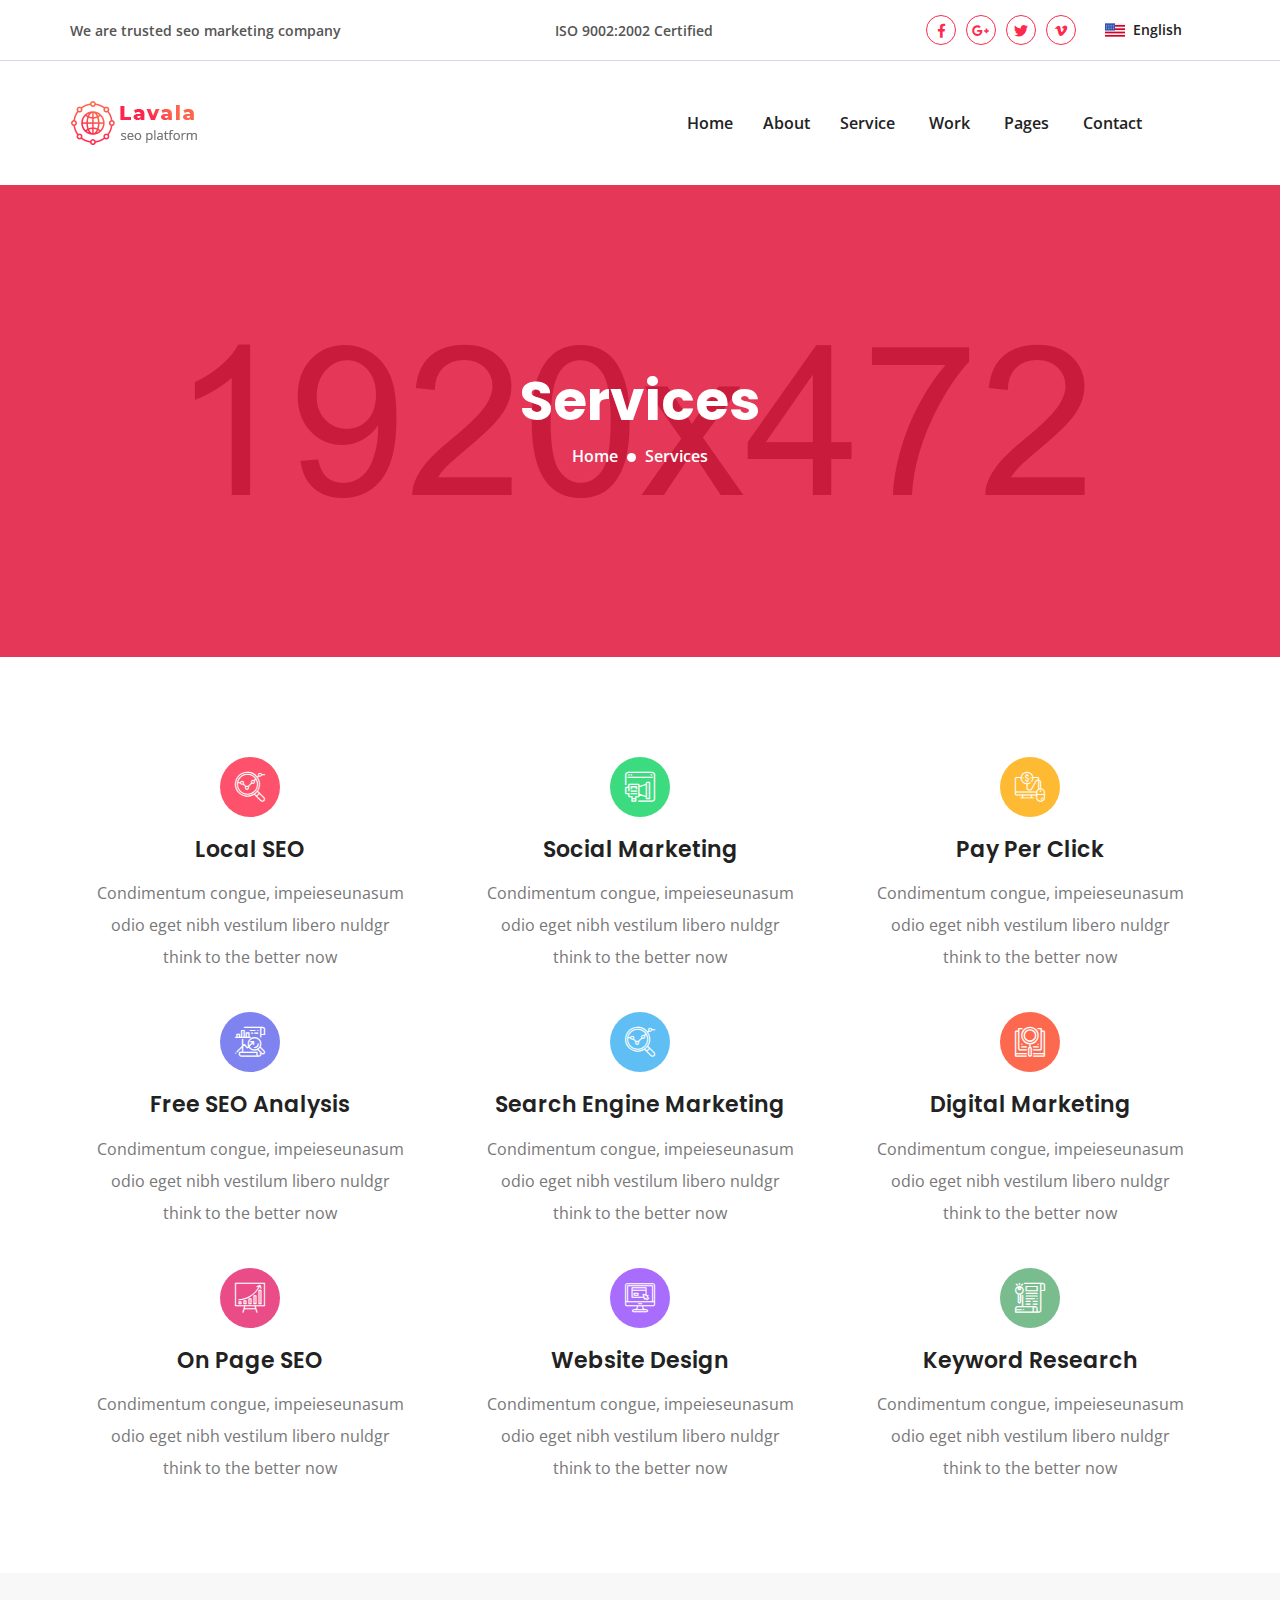
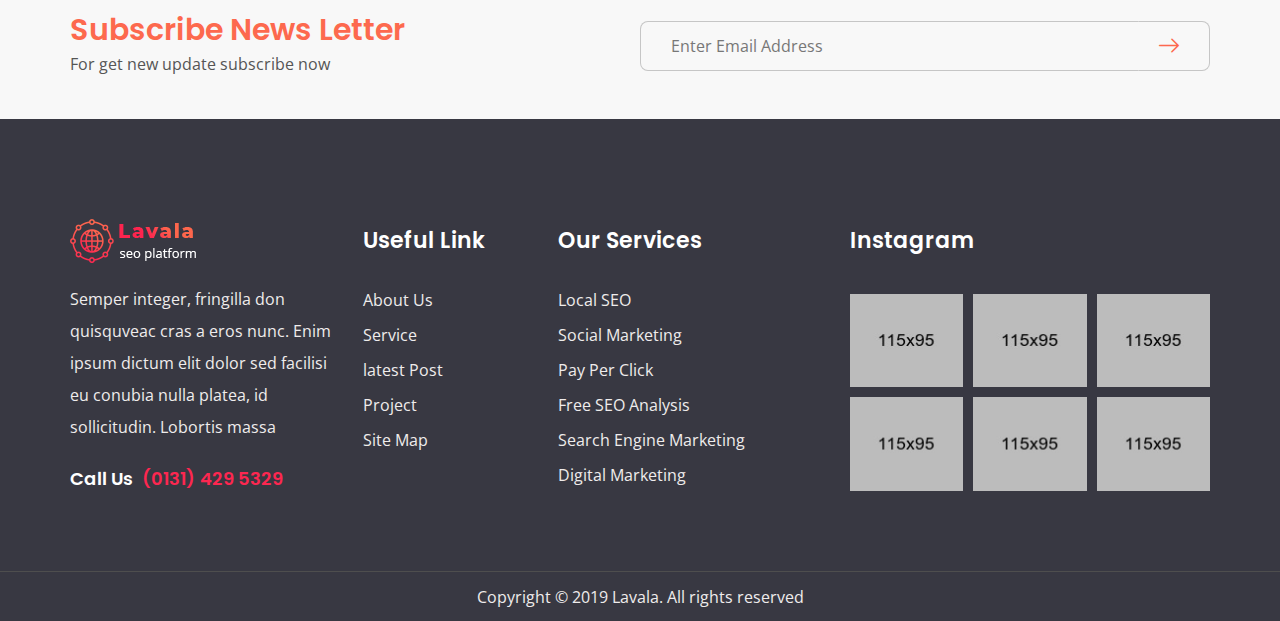
<file: services.html>
<!DOCTYPE html>
<html lang="en">

<head>
  <meta charset="utf-8">
  <meta http-equiv="x-ua-compatible" content="ie=edge">
  <title>Services - Creative Multipurpose Agency Template</title>
  <meta name="description" content="">
  <meta name="viewport" content="width=device-width, initial-scale=1, maximum-scale=1, user-scalable=0">
  <!-- Favicon -->
  <link rel="apple-touch-icon" href="img/favicon/apple-touch-icons.png" sizes="180x180">
  <link rel="icon" type="image/png" href="img/favicon/favicon-32x32.png" sizes="32x32">
  <link rel="icon" type="image/png" href="img/favicon/favicon-16x16.png" sizes="16x16">
  <!-- all css here -->
  <!-- bootstrap v4.1.3 css -->
  <link rel="stylesheet" href="css/bootstrap.min.css">
  <!-- font-awesome css -->
  <link rel="stylesheet" href="css/fontawesome.min.css">
  <!-- flaticon css -->
  <link rel="stylesheet" href="css/flaticon.css">
  <!-- selectize css -->
  <link rel="stylesheet" href="css/selectize.css">
  <!-- owl-carousel css -->
  <link rel="stylesheet" href="css/owl.carousel.min.css">
  <link rel="stylesheet" href="css/owl.theme.default.min.css">
  <!-- animate css -->
  <link rel="stylesheet" href="css/animate.min.css">
  <!-- venobox css -->
  <link rel="stylesheet" href="css/venobox.css">
  <!-- style css -->
  <link rel="stylesheet" href="style.css">
  <!-- modernizr js -->
  <script src="js/vendor/modernizr-custom.js"></script>
  <!--[if lt IE 9]>
    <script src="https://oss.maxcdn.com/html5shiv/3.7.2/html5shiv.min.js"></script>
    <script src="https://oss.maxcdn.com/respond/1.4.2/respond.min.js"></script>
  <![endif]-->
</head>

<body>
  <!-- Start Header Area -->
  <header class="header header-two">
    <div class="header-top-area">
      <div class="container">
        <div class="row">
          <div class="col-md-12">
            <div class="header-top">
              <div class="tag-text">
                <span>We are trusted seo marketing company</span>
              </div>
              <div class="certified-text">
                <span>ISO 9002:2002 Certified</span>
              </div>
              <div class="social-area">
                <ul class="social-list list-style">
                  <li><a href="#"><i class="fab fa-facebook-f"></i></a></li>
                  <li><a href="#"><i class="fab fa-google-plus-g"></i></a></li>
                  <li><a href="#"><i class="fab fa-twitter"></i></a></li>
                  <li><a href="#"><i class="fab fa-vimeo-v"></i></a></li>
                </ul>
              </div>
              <div class="language-area">
                <select class="flag">
                  <option value='english' selected>English</option>
                  <option value='australia'>Australia</option>
                  <option value='uk'>UK</option>
                  <option value='france'>France</option>
                </select>
              </div>
            </div>
          </div>
        </div>
      </div>
    </div>
    <div class="header-bottom">
      <div class="container">
        <div class="row">
          <div class="header-info">
            <!-- Start Navigation -->
            <nav class="navbar navbar-expand-lg navbar-light">
              <a href="index.html">
                <img src="img/logo/logo.png" alt="logo">
              </a>
              <button class="navbar-toggler" type="button" data-toggle="collapse" data-target="#navbarNav"
                aria-controls="navbarNav" aria-expanded="false" aria-label="Toggle navigation">
                <span class="navbar-toggler-icon"></span>
              </button>
              <div class="collapse navbar-collapse" id="navbarNav">
                <ul class="navbar-nav">
                  <li class="nav-item active">
                    <a class="nav-link" href="index.html">Home</a>
                  </li>
                  <li class="nav-item">
                    <a class="nav-link" href="about.html">About</a>
                  </li>
                  <li class="nav-item dropdown">
                    <a class="nav-link dropdown-toggle" data-toggle="dropdown" href="#"
                      aria-expanded="false">Service</a>
                    <ul class="dropdown-menu">
                      <li class="nav-item">
                        <a class="nav-link" href="services.html">Services</a>
                      </li>
                      <li class="nav-item">
                        <a class="nav-link" href="service-details.html">Service Details</a>
                      </li>
                    </ul>
                  </li>
                  <li class="nav-item dropdown">
                    <a class="nav-link dropdown-toggle" data-toggle="dropdown" href="#" aria-expanded="false">Work</a>
                    <ul class="dropdown-menu">
                      <li class="nav-item">
                        <a class="nav-link" href="projects.html">Projects</a>
                      </li>
                      <li class="nav-item">
                        <a class="nav-link" href="project-details.html">Project Details</a>
                      </li>
                    </ul>
                  </li>
                  <li class="nav-item dropdown">
                    <a class="nav-link dropdown-toggle" data-toggle="dropdown" href="#" aria-expanded="false">Pages</a>
                    <ul class="dropdown-menu">
                      <li class="nav-item">
                        <a class="nav-link" href="blog.html">Blog</a>
                      </li>
                      <li class="nav-item">
                        <a class="nav-link" href="blog-details.html">blog Details</a>
                      </li>
                      <li class="nav-item">
                        <a class="nav-link" href="faq.html">Faq Page</a>
                      </li>
                      <li class="nav-item">
                        <a class="nav-link" href="error.html">Error Page</a>
                      </li>
                    </ul>
                  </li>
                  <li class="nav-item">
                    <a class="nav-link" href="contact.html">Contact</a>
                  </li>
                  <li class="nav-item">
                    <!-- Start Search btn -->
                    <!-- <div class="search-btn-area">
                      <form action="#">
                        <div class="input-group">
                          <input type="search" class="form-control" placeholder="Search...">
                          <div class="input-group-append">
                            <button class="btn search-btn" type="button"><i class="fa fa-search"></i></button>
                          </div>
                        </div>
                        <a class="main-search" href="#"><i class="fa fa-search"></i></a>
                      </form>
                    </div> -->
                    <!-- End Search btn -->
                  </li>
                  <li class="nav-item">
                    <!--  <div class="login-btn">
                      <a class="btn" href="login.html">Login</a>
                    </div>
                  </li>
                </ul>
              </div>
            </nav> -->
                    <!-- End Navigation -->
              </div>
          </div>
        </div>
      </div>
  </header>
  <!-- End Header Area -->
  <!-- Strat Breadcrumb Area -->
  <section class="breadcrumb-area">
    <div class="breadcrumb-content text-center">
      <h1>Services</h1>
      <nav aria-label="breadcrumb">
        <ol class="breadcrumb">
          <li class="breadcrumb-item"><a href="index.html">Home</a></li>
          <li class="breadcrumb-item active" aria-current="page">Services</li>
        </ol>
      </nav>
    </div>
  </section>
  <!-- End Breadcrumb Area -->
  <!-- Start Services Area -->
  <section class="services-info">
    <div class="container">
      <div class="row">
        <div class="col-md-12">
          <div class="service-provide-block">
            <!-- Single Service Provide -->
            <div class="service-provide-single">
              <div class="service-provide-icon">
                <span class="flaticon-chart"></span>
              </div>
              <h4><a href="#">Local SEO</a></h4>
              <p>Condimentum congue, impeieseunasum odio eget nibh vestilum libero nuldgr think to the better now</p>
            </div>
            <!-- Single Service Provide -->
            <div class="service-provide-single">
              <div class="service-provide-icon">
                <span class="flaticon-promotion"></span>
              </div>
              <h4><a href="#">Social Marketing</a></h4>
              <p>Condimentum congue, impeieseunasum odio eget nibh vestilum libero nuldgr think to the better now</p>
            </div>
            <!-- Single Service Provide -->
            <div class="service-provide-single">
              <div class="service-provide-icon">
                <span class="flaticon-money"></span>
              </div>
              <h4><a href="#">Pay Per Click</a></h4>
              <p>Condimentum congue, impeieseunasum odio eget nibh vestilum libero nuldgr think to the better now</p>
            </div>
            <!-- Single Service Provide -->
            <div class="service-provide-single">
              <div class="service-provide-icon">
                <span class="flaticon-analytics"></span>
              </div>
              <h4><a href="#">Free SEO Analysis</a></h4>
              <p>Condimentum congue, impeieseunasum odio eget nibh vestilum libero nuldgr think to the better now</p>
            </div>
            <!-- Single Service Provide -->
            <div class="service-provide-single">
              <div class="service-provide-icon">
                <span class="flaticon-chart"></span>
              </div>
              <h4><a href="#">Search Engine Marketing</a></h4>
              <p>Condimentum congue, impeieseunasum odio eget nibh vestilum libero nuldgr think to the better now</p>
            </div>
            <!-- Single Service Provide -->
            <div class="service-provide-single">
              <div class="service-provide-icon">
                <span class="flaticon-research"></span>
              </div>
              <h4><a href="#">Digital Marketing</a></h4>
              <p>Condimentum congue, impeieseunasum odio eget nibh vestilum libero nuldgr think to the better now</p>
            </div>
            <!-- Single Service Provide -->
            <div class="service-provide-single">
              <div class="service-provide-icon">
                <span class="flaticon-report"></span>
              </div>
              <h4><a href="#">On Page SEO</a></h4>
              <p>Condimentum congue, impeieseunasum odio eget nibh vestilum libero nuldgr think to the better now</p>
            </div>
            <!-- Single Service Provide -->
            <div class="service-provide-single">
              <div class="service-provide-icon">
                <span class="flaticon-monitor"></span>
              </div>
              <h4><a href="#">Website Design</a></h4>
              <p>Condimentum congue, impeieseunasum odio eget nibh vestilum libero nuldgr think to the better now</p>
            </div>
            <!-- Single Service Provide -->
            <div class="service-provide-single">
              <div class="service-provide-icon">
                <span class="flaticon-keyword"></span>
              </div>
              <h4><a href="#">Keyword Research</a></h4>
              <p>Condimentum congue, impeieseunasum odio eget nibh vestilum libero nuldgr think to the better now</p>
            </div>
          </div>
        </div>
      </div>
    </div>
  </section>
  <!-- End Services Area -->
  <!-- Start Subscribe Area -->
  <section class="subscribe-area">
    <div class="container">
      <div class="row">
        <div class="col-md-12">
          <div class="subscribe-content">
            <div class="subscribe-info">
              <h3>Subscribe News Letter</h3>
              <p>For get new update subscribe now</p>
            </div>
            <div class="subscribe-form">
              <form action="#">
                <div class="input-group">
                  <input type="text" class="form-control" placeholder="Enter Email Address">
                  <div class="input-group-append">
                    <button class="btn-subscribe" type="submit">
                      <span class="flaticon-right-arrow"></span>
                    </button>
                  </div>
                </div>
              </form>
            </div>
          </div>
        </div>
      </div>
    </div>
  </section>
  <!-- End Subscribe Area -->
  <!-- Start Footer Area -->
  <footer class="footer-area">
    <div class="footer-top">
      <div class="container">
        <div class="row">
          <div class="col-md-6 col-lg-3">
            <div class="footer-info">
              <div class="footer-logo">
                <a href="index.html">
                  <img src="img/footer/logo.png" alt="Logo">
                </a>
              </div>
              <p>Semper integer, fringilla don quisquveac cras a eros nunc. Enim ipsum dictum elit dolor sed facilisi eu
                conubia nulla platea, id sollicitudin. Lobortis massa</p>
              <div class="call-us">
                <h5>Call Us <a href="tel:01314295329">(0131) 429 5329</a></h5>
              </div>
            </div>
          </div>
          <div class="col-md-6 col-lg-2">
            <div class="footer-info">
              <h4>Useful Link</h4>
              <ul class="link-list list-style">
                <li><a href="#">About Us</a></li>
                <li><a href="#">Service</a></li>
                <li><a href="#">latest Post</a></li>
                <li><a href="#">Project</a></li>
                <li><a href="#">Site Map</a></li>
              </ul>
            </div>
          </div>
          <div class="col-md-6 col-lg-3">
            <div class="footer-info">
              <h4>Our Services</h4>
              <ul class="link-list list-style">
                <li><a href="#">Local SEO</a></li>
                <li><a href="#">Social Marketing</a></li>
                <li><a href="#">Pay Per Click</a></li>
                <li><a href="#">Free SEO Analysis</a></li>
                <li><a href="#">Search Engine Marketing</a></li>
                <li><a href="#">Digital Marketing</a></li>
              </ul>
            </div>
          </div>
          <div class="col-md-6 col-lg-4">
            <div class="footer-info">
              <h4>Instagram</h4>
              <ul class="instagram-list list-style">
                <li>
                  <a href="#"><img src="img/footer/1.jpg" alt="Instagram"></a>
                </li>
                <li>
                  <a href="#"><img src="img/footer/2.jpg" alt="Instagram"></a>
                </li>
                <li>
                  <a href="#"><img src="img/footer/3.jpg" alt="Instagram"></a>
                </li>
                <li>
                  <a href="#"><img src="img/footer/4.jpg" alt="Instagram"></a>
                </li>
                <li>
                  <a href="#"><img src="img/footer/5.jpg" alt="Instagram"></a>
                </li>
                <li>
                  <a href="#"><img src="img/footer/6.jpg" alt="Instagram"></a>
                </li>
              </ul>
            </div>
          </div>
        </div>
      </div>
    </div>
    <div class="footer-bottom">
      <div class="container">
        <div class="row">
          <div class="col-md-12">
            <div class="footer-bottom-content">
              <p>Copyright &copy; 2019 Lavala. All rights reserved</p>
            </div>
          </div>
        </div>
      </div>
    </div>
  </footer>
  <!-- End Footer Area -->
  <!-- all js here -->
  <!-- jquery version -->
  <script src="js/jquery-3.1.1.min.js"></script>
  <!-- popper js -->
  <script src="js/popper.min.js"></script>
  <!-- bootstrap js -->
  <script src="js/bootstrap.min.js"></script>
  <!-- selectize -->
  <script src="js/selectize.js"></script>
  <!-- icheck -->
  <script src="js/icheck.min.js"></script>
  <!-- owl.carousel js -->
  <script src="js/owl.carousel.min.js"></script>
  <!-- appear js -->
  <script src="js/jquery.appear.js"></script>
  <!-- easing js -->
  <script src="js/jquery.easing.1.3.min.js"></script>
  <!-- venobox js -->
  <script src="js/venobox.min.js"></script>
  <!-- countTo js -->
  <script src="js/jquery.countTo.js"></script>
  <!-- wow js -->
  <script src="js/wow.min.js"></script>
  <!-- loadMoreResults js -->
  <script src="js/loadMoreResults.js"></script>
  <!-- plugins js -->
  <script src="js/plugins.js"></script>
  <!-- main js -->
  <script src="js/main.js"></script>
</body>

</html>
</file>
<file: css/flaticon.css>
/*
    Flaticon icon font: Flaticon
    Creation date: 10/10/2018 14:45
  */

@font-face {
  font-family: "Flaticon";
  src: url("../fonts/Flaticon.eot");
  src: url("../fonts/Flaticon.eot?#iefix") format("embedded-opentype"),
       url("../fonts/Flaticon.woff") format("woff"),
       url("../fonts/Flaticon.ttf") format("truetype"),
       url("../fonts/Flaticon.svg#Flaticon") format("svg");
  font-weight: normal;
  font-style: normal;
}

@media screen and (-webkit-min-device-pixel-ratio:0) {
  @font-face {
    font-family: "Flaticon";
    src: url("../fonts/Flaticon.svg#Flaticon") format("svg");
  }
}

[class^="flaticon-"]:before, [class*=" flaticon-"]:before,
[class^="flaticon-"]:after, [class*=" flaticon-"]:after {   
  font-family: Flaticon;
  font-size: 20px;
  font-style: normal;
}



.flaticon-right-arrow:before { content: "\f100"; }
.flaticon-back:before { content: "\f101"; }
.flaticon-report:before { content: "\f102"; }
.flaticon-placeholder:before { content: "\f103"; }
.flaticon-placeholder-1:before { content: "\f104"; }
.flaticon-call:before { content: "\f105"; }
.flaticon-email:before { content: "\f106"; }
.flaticon-time:before { content: "\f107"; }
.flaticon-left-quotes-sign:before { content: "\f108"; }
.flaticon-rocket:before { content: "\f109"; }
.flaticon-analysis:before { content: "\f10a"; }
.flaticon-research:before { content: "\f10b"; }
.flaticon-bar-chart:before { content: "\f10c"; }
.flaticon-search:before { content: "\f10d"; }
.flaticon-chart:before { content: "\f10e"; }
.flaticon-promotion:before { content: "\f10f"; }
.flaticon-money:before { content: "\f110"; }
.flaticon-analytics:before { content: "\f111"; }
.flaticon-digital-campaign:before { content: "\f112"; }
.flaticon-unlink:before { content: "\f113"; }
.flaticon-thin-expand-arrows:before { content: "\f114"; }
.flaticon-add-song:before { content: "\f115"; }
.flaticon-minus:before { content: "\f116"; }
.flaticon-search-1:before { content: "\f117"; }
.flaticon-monitor:before { content: "\f118"; }
.flaticon-keyword:before { content: "\f119"; }
.flaticon-paper-plane:before { content: "\f11a"; }
.flaticon-arrow-pointing-to-right:before { content: "\f11b"; }
.flaticon-error-404:before { content: "\f11c"; }
.flaticon-male:before { content: "\f11d"; }
.flaticon-calendar:before { content: "\f11e"; }
</file>
<file: css/selectize.css>
/**
 * selectize.css (v0.12.6)
 * Copyright (c) 2013–2015 Brian Reavis & contributors
 *
 * Licensed under the Apache License, Version 2.0 (the "License"); you may not use this
 * file except in compliance with the License. You may obtain a copy of the License at:
 * http://www.apache.org/licenses/LICENSE-2.0
 *
 * Unless required by applicable law or agreed to in writing, software distributed under
 * the License is distributed on an "AS IS" BASIS, WITHOUT WARRANTIES OR CONDITIONS OF
 * ANY KIND, either express or implied. See the License for the specific language
 * governing permissions and limitations under the License.
 *
 * @author Brian Reavis <brian@thirdroute.com>
 */

.selectize-control.plugin-drag_drop.multi > .selectize-input > div.ui-sortable-placeholder {
  visibility: visible !important;
  background: #f2f2f2 !important;
  background: rgba(0, 0, 0, 0.06) !important;
  border: 0 none !important;
  -webkit-box-shadow: inset 0 0 12px 4px #fff;
  box-shadow: inset 0 0 12px 4px #fff;
}
.selectize-control.plugin-drag_drop .ui-sortable-placeholder::after {
  content: '!';
  visibility: hidden;
}
.selectize-control.plugin-drag_drop .ui-sortable-helper {
  -webkit-box-shadow: 0 2px 5px rgba(0, 0, 0, 0.2);
  box-shadow: 0 2px 5px rgba(0, 0, 0, 0.2);
}
.selectize-dropdown-header {
  position: relative;
  padding: 5px 8px;
  border-bottom: 1px solid #d0d0d0;
  background: #f8f8f8;
  -webkit-border-radius: 3px 3px 0 0;
  -moz-border-radius: 3px 3px 0 0;
  border-radius: 3px 3px 0 0;
}
.selectize-dropdown-header-close {
  position: absolute;
  right: 8px;
  top: 50%;
  color: #303030;
  opacity: 0.4;
  margin-top: -12px;
  line-height: 20px;
  font-size: 20px !important;
}
.selectize-dropdown-header-close:hover {
  color: #000000;
}
.selectize-dropdown.plugin-optgroup_columns .optgroup {
  border-right: 1px solid #f2f2f2;
  border-top: 0 none;
  float: left;
  -webkit-box-sizing: border-box;
  -moz-box-sizing: border-box;
  box-sizing: border-box;
}
.selectize-dropdown.plugin-optgroup_columns .optgroup:last-child {
  border-right: 0 none;
}
.selectize-dropdown.plugin-optgroup_columns .optgroup:before {
  display: none;
}
.selectize-dropdown.plugin-optgroup_columns .optgroup-header {
  border-top: 0 none;
}
.selectize-control.plugin-remove_button [data-value] {
  position: relative;
  padding-right: 24px !important;
}
.selectize-control.plugin-remove_button [data-value] .remove {
  z-index: 1;
  /* fixes ie bug (see #392) */
  position: absolute;
  top: 0;
  right: 0;
  bottom: 0;
  width: 17px;
  text-align: center;
  font-weight: bold;
  font-size: 12px;
  color: inherit;
  text-decoration: none;
  vertical-align: middle;
  display: inline-block;
  padding: 2px 0 0 0;
  border-left: 1px solid #d0d0d0;
  -webkit-border-radius: 0 2px 2px 0;
  -moz-border-radius: 0 2px 2px 0;
  border-radius: 0 2px 2px 0;
  -webkit-box-sizing: border-box;
  -moz-box-sizing: border-box;
  box-sizing: border-box;
}
.selectize-control.plugin-remove_button [data-value] .remove:hover {
  background: rgba(0, 0, 0, 0.05);
}
.selectize-control.plugin-remove_button [data-value].active .remove {
  border-left-color: #cacaca;
}
.selectize-control.plugin-remove_button .disabled [data-value] .remove:hover {
  background: none;
}
.selectize-control.plugin-remove_button .disabled [data-value] .remove {
  border-left-color: #ffffff;
}
.selectize-control.plugin-remove_button .remove-single {
  position: absolute;
  right: 0;
  top: 0;
  font-size: 23px;
}
.selectize-control {
  position: relative;
}
.selectize-dropdown,
.selectize-input,
.selectize-input input {
  color: #303030;
  font-family: inherit;
  font-size: 13px;
  line-height: 18px;
  -webkit-font-smoothing: inherit;
}
.selectize-input,
.selectize-control.single .selectize-input.input-active {
  background: #fff;
  cursor: text;
  display: inline-block;
}
.selectize-input {
  border: 1px solid #d0d0d0;
  padding: 8px 8px;
  display: inline-block;
  width: 100%;
  overflow: hidden;
  position: relative;
  z-index: 1;
  -webkit-box-sizing: border-box;
  -moz-box-sizing: border-box;
  box-sizing: border-box;
  -webkit-box-shadow: inset 0 1px 1px rgba(0, 0, 0, 0.1);
  box-shadow: inset 0 1px 1px rgba(0, 0, 0, 0.1);
  -webkit-border-radius: 3px;
  -moz-border-radius: 3px;
  border-radius: 3px;
}
.selectize-control.multi .selectize-input.has-items {
  padding: 6px 8px 3px;
}
.selectize-input.full {
  background-color: #fff;
}
.selectize-input.disabled,
.selectize-input.disabled * {
  cursor: default !important;
}
.selectize-input.focus {
  -webkit-box-shadow: inset 0 1px 2px rgba(0, 0, 0, 0.15);
  box-shadow: inset 0 1px 2px rgba(0, 0, 0, 0.15);
}
.selectize-input.dropdown-active {
  -webkit-border-radius: 3px 3px 0 0;
  -moz-border-radius: 3px 3px 0 0;
  border-radius: 3px 3px 0 0;
}
.selectize-input > * {
  vertical-align: baseline;
  display: -moz-inline-stack;
  display: inline-block;
  zoom: 1;
  *display: inline;
}
.selectize-control.multi .selectize-input > div {
  cursor: pointer;
  margin: 0 3px 3px 0;
  padding: 2px 6px;
  background: #f2f2f2;
  color: #303030;
  border: 0 solid #d0d0d0;
}
.selectize-control.multi .selectize-input > div.active {
  background: #e8e8e8;
  color: #303030;
  border: 0 solid #cacaca;
}
.selectize-control.multi .selectize-input.disabled > div,
.selectize-control.multi .selectize-input.disabled > div.active {
  color: #7d7d7d;
  background: #ffffff;
  border: 0 solid #ffffff;
}
.selectize-input > input {
  display: inline-block !important;
  padding: 0 !important;
  min-height: 0 !important;
  max-height: none !important;
  max-width: 100% !important;
  margin: 0 2px 0 0 !important;
  text-indent: 0 !important;
  border: 0 none !important;
  background: none !important;
  line-height: inherit !important;
  -webkit-user-select: auto !important;
  -webkit-box-shadow: none !important;
  box-shadow: none !important;
}
.selectize-input > input::-ms-clear {
  display: none;
}
.selectize-input > input:focus {
  outline: none !important;
}
.selectize-input::after {
  content: ' ';
  display: block;
  clear: left;
}
.selectize-input.dropdown-active::before {
  content: ' ';
  display: block;
  position: absolute;
  background: #f0f0f0;
  height: 1px;
  bottom: 0;
  left: 0;
  right: 0;
}
.selectize-dropdown {
  position: absolute;
  z-index: 10;
  border: 1px solid #d0d0d0;
  background: #fff;
  margin: -1px 0 0 0;
  border-top: 0 none;
  -webkit-box-sizing: border-box;
  -moz-box-sizing: border-box;
  box-sizing: border-box;
  -webkit-box-shadow: 0 1px 3px rgba(0, 0, 0, 0.1);
  box-shadow: 0 1px 3px rgba(0, 0, 0, 0.1);
  -webkit-border-radius: 0 0 3px 3px;
  -moz-border-radius: 0 0 3px 3px;
  border-radius: 0 0 3px 3px;
}
.selectize-dropdown [data-selectable] {
  cursor: pointer;
  overflow: hidden;
}
.selectize-dropdown [data-selectable] .highlight {
  background: rgba(125, 168, 208, 0.2);
  -webkit-border-radius: 1px;
  -moz-border-radius: 1px;
  border-radius: 1px;
}
.selectize-dropdown .option,
.selectize-dropdown .optgroup-header {
  padding: 5px 8px;
}
.selectize-dropdown .option,
.selectize-dropdown [data-disabled],
.selectize-dropdown [data-disabled] [data-selectable].option {
  cursor: inherit;
  opacity: 0.5;
}
.selectize-dropdown [data-selectable].option {
  opacity: 1;
}
.selectize-dropdown .optgroup:first-child .optgroup-header {
  border-top: 0 none;
}
.selectize-dropdown .optgroup-header {
  color: #303030;
  background: #fff;
  cursor: default;
}
.selectize-dropdown .active {
  background-color: #f5fafd;
  color: #495c68;
}
.selectize-dropdown .active.create {
  color: #495c68;
}
.selectize-dropdown .create {
  color: rgba(48, 48, 48, 0.5);
}
.selectize-dropdown-content {
  overflow-y: auto;
  overflow-x: hidden;
  max-height: 200px;
  -webkit-overflow-scrolling: touch;
}
.selectize-control.single .selectize-input,
.selectize-control.single .selectize-input input {
  cursor: pointer;
}
.selectize-control.single .selectize-input.input-active,
.selectize-control.single .selectize-input.input-active input {
  cursor: text;
}
.selectize-control.single .selectize-input:after {
  content: ' ';
  display: block;
  position: absolute;
  top: 50%;
  right: 15px;
  margin-top: -3px;
  width: 0;
  height: 0;
  border-style: solid;
  border-width: 5px 5px 0 5px;
  border-color: #808080 transparent transparent transparent;
}
.selectize-control.single .selectize-input.dropdown-active:after {
  margin-top: -4px;
  border-width: 0 5px 5px 5px;
  border-color: transparent transparent #808080 transparent;
}
.selectize-control.rtl.single .selectize-input:after {
  left: 15px;
  right: auto;
}
.selectize-control.rtl .selectize-input > input {
  margin: 0 4px 0 -2px !important;
}
.selectize-control .selectize-input.disabled {
  opacity: 0.5;
  background-color: #fafafa;
}
</file>
<file: css/venobox.css>
/* ------ venobox.css --------*/
.vbox-overlay *, .vbox-overlay *:before, .vbox-overlay *:after{
    -webkit-backface-visibility: hidden;
    -webkit-box-sizing:border-box;
    -moz-box-sizing:border-box;
    box-sizing:border-box;
}
/* ------- overlay: change here background color and opacity ----- */
.vbox-overlay{
    background: #fdfdfd;
    background: rgba(0,0,0,0.85); 
    width: 100%;
    height: auto;
    position: fixed;
    top: 0;
    left: 0;
    bottom: 0;
    z-index: 9999;
    opacity: 0;
    overflow-x: hidden;
    overflow-y: auto;

}

/* ----- preloader - choose between CIRCLE, IOS, DOTS, QUADS ----- */

/* circle preloader */
.vbox-preloader{
    position:fixed; 
    width:32px; 
    height:32px;
    left:50%; 
    top:50%; 
    margin-left:-16px; 
    margin-top:-16px;
    /*background-image: url(preload-circle.png);*/
    text-indent: -100px;
    overflow: hidden;
    -webkit-animation: playload 1.4s steps(18) infinite;
       -moz-animation: playload 1.4s steps(18) infinite;
        -ms-animation: playload 1.4s steps(18) infinite;
         -o-animation: playload 1.4s steps(18) infinite;
            animation: playload 1.4s steps(18) infinite;
}
@-webkit-keyframes playload {
   from { background-position:    0px; }
     to { background-position: -576px; }
}
@-moz-keyframes playload {
   from { background-position:    0px; }
     to { background-position: -576px; }
}
@-ms-keyframes playload {
   from { background-position:    0px; }
     to { background-position: -576px; }
}
@-o-keyframes playload {
   from { background-position:    0px; }
     to { background-position: -576px; }
}
@keyframes playload {
   from { background-position:    0px; }
     to { background-position: -576px; }
}


/* IOS preloader */

/*.vbox-preloader{
    position:fixed; 
    width:32px; 
    height:32px;
    left:50%; 
    top:50%; 
    margin-left:-16px; 
    margin-top:-16px;
    background-image: url(preload-ios.png);
    text-indent: -100px;
    overflow: hidden;
    -webkit-animation: playload 1.4s steps(12) infinite;
       -moz-animation: playload 1.4s steps(12) infinite;
        -ms-animation: playload 1.4s steps(12) infinite;
         -o-animation: playload 1.4s steps(12) infinite;
            animation: playload 1.4s steps(12) infinite;
}

@-webkit-keyframes playload {
   from { background-position:    0px; }
     to { background-position: -384px; }
}
@-moz-keyframes playload {
   from { background-position:    0px; }
     to { background-position: -384px; }
}
@-ms-keyframes playload {
   from { background-position:    0px; }
     to { background-position: -384px; }
}
@-o-keyframes playload {
   from { background-position:    0px; }
     to { background-position: -384px; }
}
@keyframes playload {
   from { background-position:    0px; }
     to { background-position: -384px; }
}
*/


/* dots preloader */
/*
.vbox-preloader{
    position:fixed; 
    width:32px; 
    height:11px;
    left:50%; 
    top:50%; 
    margin-left:-16px; 
    margin-top:-16px;
    background-image: url(preload-dots.png);
    text-indent: -100px;
    overflow: hidden;
    -webkit-animation: playload 1.4s steps(24) infinite;
       -moz-animation: playload 1.4s steps(24) infinite;
        -ms-animation: playload 1.4s steps(24) infinite;
         -o-animation: playload 1.4s steps(24) infinite;
            animation: playload 1.4s steps(24) infinite;
}

@-webkit-keyframes playload {
   from { background-position:    0px; }
     to { background-position: -768px; }
}
@-moz-keyframes playload {
   from { background-position:    0px; }
     to { background-position: -768px; }
}
@-ms-keyframes playload {
   from { background-position:    0px; }
     to { background-position: -768px; }
}
@-o-keyframes playload {
   from { background-position:    0px; }
     to { background-position: -768px; }
}
@keyframes playload {
   from { background-position:    0px; }
     to { background-position: -768px; }
}
*/


/* quads preloader */
/*
.vbox-preloader{
    position:fixed; 
    width:32px; 
    height:10px;
    left:50%; 
    top:50%; 
    margin-left:-16px; 
    margin-top:-16px;
    background-image: url(preload-quads.png);
    text-indent: -100px;
    overflow: hidden;
    -webkit-animation: playload 1.4s steps(12) infinite;
       -moz-animation: playload 1.4s steps(12) infinite;
        -ms-animation: playload 1.4s steps(12) infinite;
         -o-animation: playload 1.4s steps(12) infinite;
            animation: playload 1.4s steps(12) infinite;
}
@-webkit-keyframes playload {
   from { background-position:    0px; }
     to { background-position: -384px; }
}
@-moz-keyframes playload {
   from { background-position:    0px; }
     to { background-position: -384px; }
}
@-ms-keyframes playload {
   from { background-position:    0px; }
     to { background-position: -384px; }
}
@-o-keyframes playload {
   from { background-position:    0px; }
     to { background-position: -384px; }
}
@keyframes playload {
   from { background-position:    0px; }
     to { background-position: -384px; }
}
*/
/* ----- navigation ----- */
.vbox-close{
    cursor: pointer;
    position: fixed;
    top: -1px;
    right: 11px;
    width: 46px;
    height: 40px;
    padding: 10px 20px 10px 0;
    display: block;
    background: url(close.gif) no-repeat #161617;
    background-position:10px center;
    color: #fff;
    text-indent: -100px;
    overflow: hidden;
}
.vbox-next, .vbox-prev{
    box-sizing: content-box;
    cursor: pointer;
    position: fixed;
    top: 50%;
    color: #fff;
    width: 30px;
    height: 170px;
    margin-top: -85px;
    text-indent: -100px;
    border: solid transparent; /* Using border instead of padding to keep bg image in place */
    overflow: hidden;
}
.vbox-prev{
    left: 0;
    border-width: 0 30px 0 10px;
    background: url(prev.gif) center center no-repeat;
}
.vbox-next{
    right: 18px;
    border-width: 0 10px 0 30px;
    background: url(next.gif) center center no-repeat;
}

.vbox-title{
    width: 100%;
    height: 40px;
    float: left;
    text-align: center;
    line-height: 28px;
    font-size: 18px;
    color: #fff;
    padding: 6px 40px;
    overflow: hidden;
    background: #161617;
    position: fixed;
    display: none;
    top: -1px;
    left: 0;

}
.vbox-num{
    cursor: pointer;
    position: fixed;
    top: -1px;
    left: 0;
    height: 40px;
    display: block;
    color: #fff;
    overflow: hidden;
    line-height: 28px;
    font-size: 12px;
    padding: 6px 10px;
    background: #161617;
    display: none;
}
/* ------- inline window ------ */
.vbox-inline{
    width: 420px;
    height: 315px;
    padding: 10px;
    background: #fff;
    text-align: left;
    margin: 0 auto;
    overflow: auto;
}

/* ------- Video & iFrames window ------ */
.venoframe{
    border: none;
    width: 960px;
    height: 720px;
}
@media (max-width: 992px) {
    .venoframe{
        width: 640px;
        height: 480px;
    }
}
@media (max-width: 767px) {
    .venoframe{
        width: 420px;
        height: 315px;
    }
}
@media (max-width: 460px) {
    .vbox-inline{
        width: 100%;
    }

    .venoframe{
        width: 100%;
        height: 260px;
    }
}

/* ------- PLease do NOT edit this! (or do it at your own risk) ------ */
.vbox-open{
    overflow: hidden;
}
.vbox-container{
    position: relative;
    background: #000;
    width: 100%;
    max-width: 1200px;
    margin: 0 auto;
    padding: 0 15px;
}
.vbox-content{
    text-align: center;
    float: left;
    width: 100%;
    position: relative;
    overflow: hidden;
}
.vbox-container img{
    max-width: 100%;
    height: auto;
}
</file>
<file: style.css>
@charset "UTF-8";
/*-----------------------------------------------------------------------

  Template Name: Lavala - Creative Multipurpose Agency Template
  Template URI: http://www.kiathemes.in/tf/lavala-preview
  Description: This is html5 multipurpose template
  Author: kiathemes
  Author URI: http://www.kiathemes.in/
  Version: 1.0    
 
--------------------------------------------------------------------------
    
  CSS INDEX 
  ===================         
  
  01. Theme Default CSS (body, link color etc.)
  02. Header Area
  03. Welcome Area   
  04. Services Area
  05. Projects Area 
  06. Analysis Area
  07. Service Provide Area 
  08. Choose Us Area
  09. Traffic Area
  10. Feedback Area 
  11. CTA Area
  12. Pricing Area
  13. Blog Area
  14. Client Logo Area
  15. Footer Area
  16. Breadcrumb Area
  17. About Page
  18. Services Page
  19. Projects Page
  20. Blog Page
  21. Faq Page
  22. Error Page
  23. Contact Page
  24. Login Page

------------------------------------------------------------------------*/
/* Google Fonts Here */
@import url("https://fonts.googleapis.com/css?family=Open+Sans:400,600,700|Poppins:400,400i,500,600,700,800");
/*----------------------------------------*/
/*  1. Theme default CSS
/*----------------------------------------*/
.main_color, .contact-single p a, .comment-form .form-control,
.contact-form .form-control, .date-reply li a, .nextprev-area a, .tag-list li a, .pagination-block .page-link, .blog-post .owl-theme .owl-nav [class*=owl-]:hover, .tags-item a, .blog-content a, .aside-list li a, .blog-meta li a, .price-list li, .choose-list .choose-text p, .intro-content p {
  color: #777777;
}

.title_heading_color, span.option-or, .error-content h3 a, .error-content h3, .comment-respond h3, .comment-content h5 a, .tag-area h6,
.share-area h6, .pst-content h6 a, .project-info li span, .aside-content h4, .faq-info .btn-link.collapsed::after, .faq-info .btn-link.collapsed, .expert-single h5 a, .blog-content h4 a, .blog-content h4, .choose-text h3, .service-provide-single h4 a, .service-provide-single h4, .about-count .counter-content-single h4, h5, h4, h3, h2 {
  color: #222;
}

.sub_title_heading_color {
  color: #0652cf;
}

.bg_white_color, .blog-content, .single-news, .service-single {
  background-color: #ffffff;
}

.section_background_color {
  background-color: #f9f9f9;
}

.background_color, .header-bottom.stick {
  background-color: #f2f4fc;
}

.white, .login-social a, .contact-icon span::before, .pagination-block .page-item.active .page-link, .pagination-block .page-link i, .pagination-block .page-link:hover, .awseome-theme-content h4, .video-btn a, .faq-info .btn-link::after, .faq-info .btn-link, .breadcrumb-item + .breadcrumb-item::before, .breadcrumb-item a, .breadcrumb-item.active, .breadcrumb-content h1, .call-us h5, .footer-info h4, .cta-content h2, .avatar .icon a, .service-provide-single .service-provide-icon span::before, .grid-hover-link a span::before, .grid-hover span, .grid-hover h3, .search-btn-area .btn.search-btn, .social-list li a:hover, #scrollUp, .btn:hover, .btn {
  color: #ffffff;
}

.primary_color, .contact-single p a:hover, .error-content span::before, .date-reply li a:hover, .date-reply li:last-child a:hover, .nextprev-area a:hover, .navbar-expand-lg .navbar-collapse .dropdown-menu .nav-item .nav-link:hover, .navbar-expand-lg .navbar-collapse .nav-item .nav-link:hover, .social-list li a {
  color: #fe2a4d;
}

.secondary_color, .intro-content h1, .main-search i, .navbar-expand-lg .navbar-collapse .nav-item .nav-link {
  color: #222;
}

.btn_bg_color {
  background-color: #0652cf;
}

.color_one {
  color: #e0e1fc;
}

.color_two, .go-list li a, .comment-content h5 a:hover, .tag-list li a:hover, .tags-item a:hover, .pst-content h6 a:hover, .blog-search-option .button, .blog-content a:hover, .intro-title span:nth-child(1),
.intro-title span:nth-child(2),
.intro-title span:nth-child(3) {
  color: #f02655;
}

.color_three {
  color: #fe484c;
}

.color_four, .service-provide-single h4 a:hover, .about-count .counter-content-single:nth-child(1) h2 {
  color: #fd5979;
}

.color_five, .about-count .counter-content-single:nth-child(2) h2 {
  color: #3cdb7f;
}

.color_six, .about-count .counter-content-single:nth-child(3) h2 {
  color: #ffba34;
}

.border_color {
  color: #e5e5e5;
}

body {
  font-family: "Open Sans", sans-serif;
  font-size: 1rem;
  font-weight: 400;
  line-height: 32px;
  overflow-x: hidden;
  margin: 0;
  padding: 0;
  color: #777777;
  background-color: #ffffff;
  -webkit-font-smoothing: antialiased;
  font-smoothing: antialiased;
}

@media (min-width: 1200px) {
  .container {
    max-width: 1170px;
  }
}
a {
  transition: all 0.3s ease 0s;
  text-decoration: none;
}

a:hover,
a:focus {
  text-decoration: none;
  outline: 0;
}

ul {
  margin: 0;
  padding: 0;
}

img {
  max-width: 100%;
  height: auto;
}

p {
  margin: 0 0 0.9375rem;
}

h1,
h2,
h3,
h4,
h5,
h6 {
  font-family: "Poppins", sans-serif;
  margin: 0 0 0.625rem;
}

h1 {
  font-size: 3.4375rem;
  font-weight: 700;
}
@media (min-width: 992px) and (max-width: 1199px) {
  h1 {
    font-size: 3rem;
  }
}
@media (min-width: 768px) and (max-width: 991px) {
  h1 {
    font-size: 2.75rem;
  }
}

h2 {
  font-size: 2.5rem;
  font-weight: 700;
  line-height: 55px;
  margin-top: -0.8125rem;
}
@media (min-width: 768px) and (max-width: 991px) {
  h2 {
    font-size: 2.125rem;
    line-height: 50px;
    margin-top: -0.8125rem;
  }
}
@media (max-width: 767px) {
  h2 {
    font-size: 1.625rem;
    line-height: 40px;
    margin-top: -0.6875rem;
  }
}
@media (max-width: 329px) {
  h2 {
    font-size: 1.5625rem;
  }
}

h3 {
  font-size: 1.5rem;
  font-weight: 600;
}
@media (max-width: 767px) {
  h3 {
    font-size: 1.375rem;
  }
}

h4 {
  font-size: 1.25rem;
}

h5 {
  font-size: 1.125rem;
  font-weight: 600;
  margin-bottom: 0;
}
@media (max-width: 767px) {
  h5 {
    font-size: 1.0625rem;
  }
}

h6 {
  font-size: 1rem;
}

.btn {
  font-family: "Poppins", sans-serif;
  font-weight: 700;
  font-size: 1rem;
  display: inline-block;
  text-transform: uppercase;
  padding: 0.8125rem 2.5rem 0.6875rem;
  -webkit-transition: all 0.3s ease 0s;
  -moz-transition: all 0.3s ease 0s;
  -ms-transition: all 0.3s ease 0s;
  -o-transition: all 0.3s ease 0s;
  transition: all 0.3s ease 0s;
  border-radius: 0.5rem;
}
@media (max-width: 767px) {
  .btn {
    font-size: 0.875rem;
    padding: 0.625rem 2.1875rem 0.5rem;
  }
}
.btn:hover {
  background: #fe2a4d;
}

:focus {
  outline: -webkit-focus-ring-color auto 0;
}

button:focus {
  outline: 0 dotted;
  outline: 0 auto -webkit-focus-ring-color;
}

.hvr-wobble-horizontal {
  -webkit-transform: perspective(1px) translateZ(0);
  transform: perspective(1px) translateZ(0);
}

.hvr-wobble-horizontal:hover,
.hvr-wobble-horizontal:focus,
.hvr-wobble-horizontal:active {
  -webkit-animation-name: hvr-wobble-horizontal;
  animation-name: hvr-wobble-horizontal;
  -webkit-animation-duration: 1s;
  animation-duration: 1s;
  -webkit-animation-timing-function: ease-in-out;
  animation-timing-function: ease-in-out;
  -webkit-animation-iteration-count: 1;
  animation-iteration-count: 1;
}

@-webkit-keyframes hvr-wobble-horizontal {
  16.65% {
    -webkit-transform: translateX(8px);
    transform: translateX(8px);
  }
  33.3% {
    -webkit-transform: translateX(-6px);
    transform: translateX(-6px);
  }
  49.95% {
    -webkit-transform: translateX(4px);
    transform: translateX(4px);
  }
  66.6% {
    -webkit-transform: translateX(-2px);
    transform: translateX(-2px);
  }
  83.25% {
    -webkit-transform: translateX(1px);
    transform: translateX(1px);
  }
  100% {
    -webkit-transform: translateX(0);
    transform: translateX(0);
  }
}
@keyframes hvr-wobble-horizontal {
  16.65% {
    -webkit-transform: translateX(8px);
    transform: translateX(8px);
  }
  33.3% {
    -webkit-transform: translateX(-6px);
    transform: translateX(-6px);
  }
  49.95% {
    -webkit-transform: translateX(4px);
    transform: translateX(4px);
  }
  66.6% {
    -webkit-transform: translateX(-2px);
    transform: translateX(-2px);
  }
  83.25% {
    -webkit-transform: translateX(1px);
    transform: translateX(1px);
  }
  100% {
    -webkit-transform: translateX(0);
    transform: translateX(0);
  }
}
input.form-control::-webkit-input-placeholder {
  font-family: "Open Sans", sans-serif;
  font-size: 1rem;
  font-weight: 400;
  color: #777777 !important;
}

input.form-control::-moz-placeholder {
  font-family: "Open Sans", sans-serif;
  font-size: 1rem;
  font-weight: 400;
  color: #777777 !important;
}

input.form-control:-ms-input-placeholder {
  font-family: "Open Sans", sans-serif;
  font-size: 1rem;
  font-weight: 400;
  color: #777777 !important;
}

input.form-control:-moz-placeholder {
  font-family: "Open Sans", sans-serif;
  font-size: 1rem;
  font-weight: 400;
  color: #777777 !important;
}

input.form-control::placeholder {
  font-family: "Open Sans", sans-serif;
  font-size: 1rem;
  font-weight: 400;
  color: #777777 !important;
}

.list-style {
  list-style: none;
}

.pt-100 {
  padding-top: 6.25rem;
}

.section-padding {
  padding-top: 6.25rem;
  padding-bottom: 6.25rem;
}
@media (max-width: 767px) {
  .section-padding {
    padding-top: 5.625rem;
    padding-bottom: 5.625rem;
  }
}

.section-title {
  display: block;
  width: 100%;
  text-align: center;
  position: relative;
}

.section-title h2 {
  padding-bottom: 1.3125rem;
}

.section-title p {
  font-size: 1.125rem;
  max-width: 575px;
  margin: 0 auto 4.4375rem;
}

.section-line {
  position: absolute;
  left: 50%;
  top: 66px;
  width: 80px;
  height: 3px;
  background-color: #fc224d;
  -webkit-transform: translateX(-50%);
  transform: translateX(-50%);
}
@media (max-width: 767px) {
  .section-line {
    top: 54px;
  }
}
.section-line::after {
  position: absolute;
  content: "";
  left: 50%;
  top: 0;
  width: 15px;
  height: 3px;
  background-color: #fff;
  -webkit-transform: translateX(-50%);
  transform: translateX(-50%);
}
.section-line span {
  position: relative;
}
.section-line span::before, .section-line span::after {
  position: absolute;
  content: "";
  top: 0;
  width: 2px;
  height: 3px;
  background-color: #fc224d;
  z-index: 1;
}
.section-line span::before {
  left: -2px;
}
.section-line span::after {
  left: 1px;
}

/**** Scroll Top ****/
#scrollUp {
  font-size: 1.25rem;
  line-height: 40px;
  right: 15px;
  bottom: 15px;
  width: 30px;
  height: 40px;
  -webkit-transition: all 0.3s ease 0s;
  transition: all 0.3s ease 0s;
  text-align: center;
  background-color: #fe2a4d;
  border-radius: 2px;
  box-shadow: 0 0 10px rgba(0, 0, 0, 0.05);
  opacity: 1;
  -ms-filter: "progid:DXImageTransform.Microsoft.Alpha(Opacity=100)";
}

#scrollUp:hover {
  opacity: 0.6;
  -ms-filter: "progid:DXImageTransform.Microsoft.Alpha(Opacity=60)";
}

.contact-address, .nextprev-area, .comment-details, .tag-area,
.share-area, .tag-share-area, .tags-list, .recent-single-post, .subscribe-content, .video-btn, .breadcrumb-content, .blog-meta, .choose-list-single, .about-count, .grid-hover-link, .grid-hover, .social-list, .header-top {
  display: -webkit-box;
  display: -ms-flexbox;
  display: flex;
}

.btn.login-btn:hover, .btn {
  background-image: -moz-linear-gradient(45deg, #fe244d 14%, #fe484c 51%, #fe6b4b 87%);
  background-image: -webkit-linear-gradient(45deg, #fe244d 14%, #fe484c 51%, #fe6b4b 87%);
  background-image: -ms-linear-gradient(45deg, #fe244d 14%, #fe484c 51%, #fe6b4b 87%);
}

/*----------------------------------------*/
/*  2. Header Area
/*----------------------------------------*/
.header {
  position: absolute;
  left: 0;
  top: 0;
  width: 100%;
  z-index: 10;
}
@media (max-width: 767px) {
  .header {
    position: static;
    background-color: #f2f4fc;
  }
}

.header-top-area {
  border-bottom: 1px solid #d5d6ef;
}
@media (max-width: 767px) {
  .header-top-area {
    display: none;
  }
}

.header-top {
  height: 60px;
  -webkit-justify-content: space-between;
  -ms-justify-content: space-between;
  justify-content: space-between;
  -webkit-align-items: center;
  -ms-align-items: center;
  align-items: center;
  padding-right: 8.375rem;
  position: relative;
}

.tag-text span,
.certified-text span {
  font-size: 0.875rem;
  font-weight: 600;
  color: #555555;
}

@media (min-width: 768px) and (max-width: 991px) {
  .certified-text {
    display: none;
  }
}
.social-list li {
  margin-right: 10px;
}
.social-list li:last-child {
  margin-right: 0;
}
.social-list li a {
  font-size: 0.875rem;
  width: 30px;
  height: 30px;
  line-height: 30px;
  text-align: center;
  border: 1px solid #fe2a4d;
  display: block;
  border-radius: 50%;
}
.social-list li a:hover {
  background-color: #fe2a4d;
}

.language-area {
  position: absolute;
  right: 0;
  top: 50%;
  height: 36px;
  -webkit-transform: translateY(-50%);
  transform: translateY(-50%);
  z-index: 1;
}

.selectize-dropdown.flag {
  padding-left: 0.3125rem;
  padding-bottom: 0;
  margin-top: 0;
}

.flag div[data-value=english],
.flag div[data-value=australia],
.flag div[data-value=uk],
.flag div[data-value=france] {
  font-size: 0.875rem;
  font-weight: 600;
  color: #222222;
  background-repeat: no-repeat;
  text-indent: 28px;
  height: 20px;
  line-height: 20px;
}

.flag {
  width: 110px;
}
.flag div[data-value=english] {
  background-image: url(img/hero/usa.svg);
}
.flag div[data-value=australia] {
  background-image: url(img/hero/australia.svg);
}
.flag div[data-value=uk] {
  background-image: url(img/hero/united-kingdom.svg);
}
.flag div[data-value=france] {
  background-image: url(img/hero/france.svg);
}
.flag .selectize-input {
  border: none;
  box-shadow: none;
  padding-left: 0.3125rem;
  padding-right: 0;
}
.flag .selectize-dropdown [data-selectable].option {
  opacity: 1;
  display: inline-block;
  vertical-align: middle;
}
.flag .selectize-dropdown .option {
  padding: 0 0.3125rem 0 0;
  margin: 0.125rem 0;
  display: block;
  background-color: transparent;
  cursor: pointer;
}

.selectize-input.full,
.selectize-control.single .selectize-input.input-active {
  background-color: transparent;
}

.flag.selectize-control.single .selectize-input:after,
.flag.selectize-control.single .selectize-input.dropdown-active:after {
  display: none;
}

.header-info {
  width: 100%;
}
.header-info .navbar {
  padding-top: 2.5rem;
  padding-bottom: 2.5rem;
}
@media (min-width: 768px) and (max-width: 991px) {
  .header-info .navbar {
    padding-top: 1.25rem;
    padding-bottom: 1.25rem;
  }
}
@media (max-width: 767px) {
  .header-info .navbar {
    padding-top: 1.25rem;
    padding-bottom: 1.25rem;
  }
}

.navbar-expand-lg .navbar-collapse {
  -webkit-justify-content: flex-end;
  -ms-justify-content: flex-end;
  justify-content: flex-end;
}
@media (min-width: 768px) and (max-width: 991px) {
  .navbar-expand-lg .navbar-collapse {
    padding: 15px 20px 30px 20px;
    background-color: #f2f4fc;
  }
}
@media (max-width: 767px) {
  .navbar-expand-lg .navbar-collapse .navbar-nav {
    padding-top: 20px;
  }
}
.navbar-expand-lg .navbar-collapse .nav-item .nav-link {
  font-family: "Open Sans", sans-serif;
  font-size: 1rem;
  font-weight: 600;
  display: block;
  position: relative;
  margin-right: 0.875rem;
}
@media (min-width: 768px) {
  .navbar-expand-lg .navbar-collapse .nav-item .nav-link {
    padding-top: 0.3125rem;
    padding-bottom: 0.3125rem;
  }
}
.navbar-expand-lg .navbar-collapse .nav-item:nth-last-child(1) {
  margin-left: 2.8125rem;
}
@media (max-width: 991px) {
  .navbar-expand-lg .navbar-collapse .nav-item:nth-last-child(1) {
    margin-left: 0;
    margin-top: 0.75rem;
  }
}
.navbar-expand-lg .navbar-collapse .nav-item:nth-last-child(2) .nav-link {
  margin-right: 0.5rem;
}
.navbar-expand-lg .navbar-collapse .nav-item:hover ul.sub-menu {
  visibility: visible;
  opacity: 1;
  -ms-filter: "progid:DXImageTransform.Microsoft.Alpha(Opacity=100)";
  -webkit-transform: translate(0, 0);
  transform: translate(0, 0);
}

.navbar-expand-lg .navbar-collapse .dropdown-menu .nav-item:nth-last-child(1) {
  margin-left: 0;
}

@media (max-width: 991px) {
  .navbar-light .navbar-toggler {
    border-color: rgba(0, 0, 0, 0.4);
  }

  .navbar-expand-lg .navbar-collapse .dropdown-menu .nav-item:nth-last-child(1) {
    margin-top: 0;
  }
}
.dropdown-menu {
  top: 46px;
  left: calc(50% - 80px);
}
@media (max-width: 991px) {
  .dropdown-menu {
    left: 0;
  }
}

.dropdown-menu .nav-item {
  display: block;
  position: relative;
}

.navbar-nav .dropdown-menu {
  position: absolute;
}

.navbar-expand-lg .navbar-collapse .dropdown-menu .nav-item .nav-link {
  padding: 0.3125rem 0.9375rem 0.3125rem 0.9375rem;
  margin-right: 0;
}
.navbar-expand-lg .navbar-collapse .dropdown-menu .nav-item .nav-link:hover {
  padding-left: 1.25rem;
  -webkit-transition: all 500ms ease;
  transition: all 500ms ease;
}

@media (min-width: 992px) {
  .navbar-expand-lg .navbar-collapse .nav-item .dropdown-menu .nav-item .dropdown-menu {
    left: 100%;
    top: -10px;
    display: none;
  }

  .navbar-expand-lg .navbar-collapse .nav-item:hover ul.dropdown-menu {
    display: block;
    -webkit-animation: fadeInUp 150ms ease-in-out both;
    animation: fadeInUp 150ms ease-in-out both;
  }

  .navbar-expand-lg .navbar-collapse .nav-item .dropdown-menu .nav-item:hover .dropdown-menu {
    display: block;
    -webkit-animation: fadeInUp 150ms ease-in-out both;
    animation: fadeInUp 150ms ease-in-out both;
  }

  .dropdown-toggle::after {
    border: none;
  }
}
.search-btn-area {
  position: relative;
  height: 100%;
  line-height: 50px;
}
@media (min-width: 768px) {
  .search-btn-area {
    line-height: 42px;
  }
}
.search-btn-area .input-group {
  position: absolute;
  z-index: 99999;
  top: 61px;
  right: 0;
  display: none;
  width: 260px;
  border-radius: 0.1875rem;
}
.search-btn-area .input-group .form-control {
  width: 100%;
}
.search-btn-area .input-group .form-control:not(:last-child) {
  border-top-right-radius: 0.1875rem;
  border-bottom-right-radius: 0.1875rem;
}
.search-btn-area .input-group .input-group-append {
  position: absolute;
  z-index: 3;
  top: 0;
  right: 0;
}
@media (max-width: 767px) {
  .search-btn-area .input-group {
    right: auto;
  }
}
.search-btn-area .btn.search-btn {
  font-size: 1rem;
  padding: 0.5rem 0.75rem 0.25rem;
  border-top-right-radius: 0.1875rem;
  border-bottom-right-radius: 0.1875rem;
  border: none;
  height: 38px;
}

.main-search {
  font-size: 1rem;
  display: inline-block;
}
.main-search i {
  padding-left: 0.125rem;
}

.header-bottom.stick {
  position: fixed;
  z-index: 12;
  top: 0;
  left: 0;
  width: 100%;
  box-shadow: 0px 1px 1px #f2f2f2;
  -webkit-animation: slide-down 1s;
  animation: slide-down 1s;
  -webkit-transition-duration: 0.5s;
  transition-duration: 0.5s;
}

.stick .header-info .navbar {
  padding-top: 0.9375rem;
  padding-bottom: 0.9375rem;
}

@-webkit-keyframes slide-down {
  0% {
    opacity: 0;
    -ms-filter: "progid:DXImageTransform.Microsoft.Alpha(Opacity=0)";
    -webkit-transform: translateY(-100%);
    transform: translateY(-100%);
  }
  100% {
    opacity: 1;
    -ms-filter: "progid:DXImageTransform.Microsoft.Alpha(Opacity=100)";
    -webkit-transform: translateY(0);
    transform: translateY(0);
  }
}
@keyframes slide-down {
  0% {
    opacity: 0;
    -ms-filter: "progid:DXImageTransform.Microsoft.Alpha(Opacity=0)";
    -webkit-transform: translateY(-100%);
    transform: translateY(-100%);
  }
  100% {
    opacity: 1;
    -ms-filter: "progid:DXImageTransform.Microsoft.Alpha(Opacity=100)";
    -webkit-transform: translateY(0);
    transform: translateY(0);
  }
}
/*----------------------------------------*/
/*  3. Welcome Area
/*----------------------------------------*/
.intro-area {
  position: relative;
  padding-bottom: 6.25rem;
  padding-top: 11.9375rem;
  background-color: #f2f4fc;
 
}
@media (min-width: 768px) and (max-width: 991px) {
  .intro-area {
    padding-top: 9.0625rem;
  }
}
@media (max-width: 767px) {
  .intro-area {
    padding-top: 0;
    padding-bottom: 5.625rem;
  }
}

.background-1,
.background-2 {
  position: absolute;
  top: 0;
  right: 0;
  background-repeat: no-repeat;
  background-position: right top;
}

.background-1 {
  background-image: url(img/hero/bg-1.png);
  width: 1150px;
  height: 689px;
  right: -20px;
}

.background-2 {
  background-image: url(img/hero/bg-2.png);
  width: 981px;
  height: 669px;
}

.intro-content {
  padding-top: 7.375rem;
}
@media (max-width: 991px) {
  .intro-content {
    padding-top: 4.25rem;
  }
}

.intro-content h1 {
  max-width: 400px;
  line-height: 65px;
}
@media (min-width: 768px) and (max-width: 991px) {
  .intro-content h1 {
    line-height: 65px;
  }
}
@media (max-width: 767px) {
  .intro-content h1 {
    max-width: 250px;
    font-size: 2rem;
    line-height: 45px;
  }
}

.intro-content p {
  font-size: 1.125rem;
  line-height: 28px;
  max-width: 465px;
  padding: 0.5625rem 0 2.375rem;
}
@media (max-width: 767px) {
  .intro-content p {
    font-size: 1.0625rem;
  }
}

.intro-content a {
  line-height: 1.5;
}

.intro-image-block {
  position: relative;
  margin-top: 3rem;
}
@media (max-width: 991px) {
  .intro-image-block {
    margin-top: 3.75rem;
  }
}

.shape-image-1,
.shape-image-2,
.shape-image-3,
.shape-image-4,
.shape-image-5,
.shape-image-6 {
  position: absolute;
}

.shape-image-1 {
  padding-top: 3.75rem;
}
@media (max-width: 575px) {
  .shape-image-1 {
    width: 52px;
    padding-top: 3.125rem;
  }
}

.shape-image-2 {
  left: 126px;
  top: 115px;
  z-index: 1;
}
@media (max-width: 575px) {
  .shape-image-2 {
    left: 55px;
    top: 90px;
    width: 46px;
  }
}

.shape-image-3 {
  left: 200px;
  top: 0;
}
@media (max-width: 575px) {
  .shape-image-3 {
    left: 76px;
    width: 198px;
  }
}

.shape-image-4 {
  left: 300px;
  top: 188px;
}
@media (max-width: 575px) {
  .shape-image-4 {
    left: 145px;
    top: 124px;
    width: 44px;
  }
}

.shape-image-5 {
  left: 433px;
  top: 272px;
}
@media (max-width: 575px) {
  .shape-image-5 {
    left: 235px;
    top: 180px;
    width: 46px;
  }
}

.shape-image-6 {
  right: 0;
  top: 0;
}
@media (min-width: 768px) and (max-width: 991px) {
  .shape-image-6 {
    right: auto;
    left: 420px;
  }
}
@media (max-width: 575px) {
  .shape-image-6 {
    top: 20px;
    width: 64px;
    right: auto;
    left: 226px;
  }
}

.shape-image-7 {
  display: block;
  padding: 15.625rem 0 0 3.125rem;
}
@media (max-width: 575px) {
  .shape-image-7 {
    padding: 10.875rem 0 0 0.75rem;
    width: 203px;
  }
}

/*----------------------------------------*/
/*  4. Services Area
/*----------------------------------------*/
.service-single {
  position: relative;
  text-align: center;
  padding: 3.75rem 1.8125rem 2.375rem;
  margin-bottom: 1.875rem;
  border-radius: 0.5rem;
  position: relative;
}
.service-single h3 {
  padding: 1.25rem 0 0.25rem;
}

.service-single.active {
  position: relative;
}
.service-single.active::after {
  position: absolute;
  content: "";
  left: 0;
  top: 0;
  width: 100%;
  height: 100%;
  -webkit-filter: blur(10px);
  filter: blur(10px);
  z-index: -1;
  background: rgba(0, 0, 0, 0.08);
  -webkit-transition: all 0.3s ease 0s;
  -ms-transition: all 0.3s ease 0s;
  transition: all 0.3s ease 0s;
}

@media (max-width: 991px) {
  .service-single {
    position: relative;
  }
  .service-single::after {
    position: absolute;
    content: "";
    left: 0;
    top: 0;
    width: 100%;
    height: 100%;
    -webkit-filter: blur(10px);
    filter: blur(10px);
    z-index: -1;
    background: rgba(0, 0, 0, 0.08);
    -webkit-transition: all 0.3s ease 0s;
    -ms-transition: all 0.3s ease 0s;
    transition: all 0.3s ease 0s;
  }
}
.services-area.section-padding {
  padding-bottom: 4.375rem;
}
@media (min-width: 768px) and (max-width: 991px) {
  .services-area.section-padding {
    padding-bottom: 3.75rem;
  }
}
@media (max-width: 767px) {
  .services-area.section-padding {
    padding-bottom: 3.125rem;
  }
}

/*----------------------------------------*/
/*  5. Projects Area
/*----------------------------------------*/
.project-area .section-title h2 {
  max-width: 900px;
  margin-left: auto;
  margin-right: auto;
  padding-bottom: 3.5rem;
}
@media (max-width: 767px) {
  .project-area .section-title h2 {
    padding-left: 0.9375rem;
    padding-right: 0.9375rem;
  }
}

.grid > [class*=col-] {
  padding-left: 0 !important;
  padding-right: 0 !important;
}

.grid-item {
  position: relative;
}
.grid-item img {
  width: 100%;
}
.grid-item:hover .grid-hover-link {
  opacity: 1;
  -ms-filter: "progid:DXImageTransform.Microsoft.Alpha(Opacity=100)";
  -webkit-transition: 0.5s;
  -ms-transition: 0.5s;
  transition: 0.5s;
}

.grid-hover {
  position: absolute;
  width: 100%;
  height: 100%;
  left: 0;
  top: 0;
  z-index: 1;
  -webkit-justify-content: center;
  -ms-justify-content: center;
  justify-content: center;
  -webkit-align-items: center;
  -ms-align-items: center;
  align-items: center;
  -webkit-flex-direction: column;
  -ms-flex-direction: column;
  flex-direction: column;
}
.grid-hover::before {
  position: absolute;
  content: "";
  left: 0;
  top: 0;
  width: 100%;
  height: 100%;
  background-color: rgba(254, 72, 76, 0.9);
  z-index: -1;
}
.grid-hover h3 {
  position: relative;
  margin: -3.125rem 0 0.25rem;
  text-align: center;
}
@media (min-width: 992px) and (max-width: 1199px) {
  .grid-hover h3 {
    font-size: 1.3125rem;
  }
}
@media (min-width: 768px) and (max-width: 991px) {
  .grid-hover h3 {
    font-size: 1.25rem;
    margin: -2.5rem 0 0.25rem;
  }
}
.grid-hover span {
  font-weight: 500;
  position: relative;
  display: block;
  padding-bottom: 20px;
}

.grid-hover-link {
  position: absolute;
  left: 0;
  top: 0;
  width: 100%;
  height: 100%;
  z-index: 10;
  -webkit-justify-content: center;
  -ms-justify-content: center;
  justify-content: center;
  -webkit-align-items: center;
  -ms-align-items: center;
  align-items: center;
  padding-top: 5rem;
  opacity: 0;
  -ms-filter: "progid:DXImageTransform.Microsoft.Alpha(Opacity=0)";
}
@media (min-width: 768px) and (max-width: 991px) {
  .grid-hover-link {
    padding-top: 5.625rem;
  }
}
.grid-hover-link a {
  display: inline-block;
  width: 45px;
  height: 45px;
  line-height: 45px;
  border: 1px solid #ffffff;
  text-align: center;
  margin: 0 0.5rem;
}
.grid-hover-link a:hover {
  background-color: #ffffff;
}
.grid-hover-link a:hover span::before {
  color: #fe484c;
}
.grid-hover-link a span {
  display: inline-block;
  line-height: 1;
}
.mouse-move {
  overflow: hidden;
  perspective: 1600px;
}

.mouse-move .grid-hover {
  position: absolute;
  top: 0;
  left: 0;
  width: 100%;
  height: 100%;
  -webkit-transform: rotate3d(1, 0, 0, 90deg);
  transform: rotate3d(1, 0, 0, 90deg);
  pointer-events: none;
}

.mouse-move.in-top .grid-hover {
  -webkit-transform-origin: 50% 0;
  transform-origin: 50% 0;
  -webkit-animation: in-top 0.3s ease 0s 1 forwards;
  animation: in-top 0.3s ease 0s 1 forwards;
}

.mouse-move.in-right .grid-hover {
  -webkit-transform-origin: 100% 0;
  transform-origin: 100% 0;
  -webkit-animation: in-right 0.3s ease 0s 1 forwards;
  animation: in-right 0.3s ease 0s 1 forwards;
}

.mouse-move.in-bottom .grid-hover {
  -webkit-transform-origin: 50% 100%;
  transform-origin: 50% 100%;
  -webkit-animation: in-bottom 0.3s ease 0s 1 forwards;
  animation: in-bottom 0.3s ease 0s 1 forwards;
}

.mouse-move.in-left .grid-hover {
  -webkit-transform-origin: 0 0;
  transform-origin: 0 0;
  -webkit-animation: in-left 0.3s ease 0s 1 forwards;
  animation: in-left 0.3s ease 0s 1 forwards;
}

.mouse-move.out-top .grid-hover {
  -webkit-transform-origin: 50% 0;
  transform-origin: 50% 0;
  -webkit-animation: out-top 0.3s ease 0s 1 forwards;
  animation: out-top 0.3s ease 0s 1 forwards;
}

.mouse-move.out-right .grid-hover {
  -webkit-transform-origin: 100% 50%;
  transform-origin: 100% 50%;
  -webkit-animation: out-right 0.3s ease 0s 1 forwards;
  animation: out-right 0.3s ease 0s 1 forwards;
  margin-left: 1px;
}

.mouse-move.out-bottom .grid-hover {
  -webkit-transform-origin: 50% 100%;
  transform-origin: 50% 100%;
  -webkit-animation: out-bottom 0.3s ease 0s 1 forwards;
  animation: out-bottom 0.3s ease 0s 1 forwards;
}

.mouse-move.out-left .grid-hover {
  -webkit-transform-origin: 0 0;
  transform-origin: 0 0;
  -webkit-animation: out-left 0.3s ease 0s 1 forwards;
  animation: out-left 0.3s ease 0s 1 forwards;
}

@keyframes in-top {
  from {
    transform: rotate3d(-1, 0, 0, 90deg);
  }
  to {
    transform: rotate3d(0, 0, 0, 0deg);
  }
}
@keyframes in-right {
  from {
    transform: rotate3d(0, -1, 0, 90deg);
  }
  to {
    transform: rotate3d(0, 0, 0, 0deg);
  }
}
@keyframes in-bottom {
  from {
    transform: rotate3d(1, 0, 0, 90deg);
  }
  to {
    transform: rotate3d(0, 0, 0, 0deg);
  }
}
@keyframes in-left {
  from {
    transform: rotate3d(0, 1, 0, 90deg);
  }
  to {
    transform: rotate3d(0, 0, 0, 0deg);
  }
}
@keyframes out-top {
  from {
    transform: rotate3d(0, 0, 0, 0deg);
  }
  to {
    transform: rotate3d(-1, 0, 0, 104deg);
  }
}
@keyframes out-right {
  from {
    transform: rotate3d(0, 0, 0, 0deg);
  }
  to {
    transform: rotate3d(0, -1, 0, 104deg);
  }
}
@keyframes out-bottom {
  from {
    transform: rotate3d(0, 0, 0, 0deg);
  }
  to {
    transform: rotate3d(1, 0, 0, 104deg);
  }
}
@keyframes out-left {
  from {
    transform: rotate3d(0, 0, 0, 0deg);
  }
  to {
    transform: rotate3d(0, 1, 0, 104deg);
  }
}
/*----------------------------------------*/
/*  6. Analysis Area
/*----------------------------------------*/
.analysis-mask-block {
  position: relative;
  margin-left: -3.4375rem;
  padding-bottom: 2.125rem;
}
@media (min-width: 768px) and (max-width: 1199px) {
  .analysis-mask-block {
    margin-left: 0;
    float: right;
  }
}
@media (max-width: 767px) {
  .analysis-mask-block {
    margin-left: 0;
    padding-bottom: 1.25rem;
  }
}
.analysis-mask-block img {
  width: 610px;
  height: 552px;
  object-fit: cover;
}
@media (max-width: 767px) {
  .analysis-mask-block img {
    height: auto;
  }
}

.analysis-mask {
  position: absolute;
  right: 22px;
  top: 34px;
  width: 610px;
  height: 552px;
}
@media (max-width: 767px) {
  .analysis-mask {
    right: 10px;
    top: 20px;
    width: 100%;
    height: 100%;
  }
}

.analysis-mask-image {
  background-size: cover;
  mask-image: url(img/services/mask.png);
  -webkit-mask-image: url(img/services/mask.png);
  -webkit-mask-size: 610px 552px;
  mask-size: 610px 552px;
}
@media (max-width: 767px) {
  .analysis-mask-image {
    -webkit-mask-size: 100% 100%;
    mask-size: 100% 100%;
  }
}

@media (max-width: 767px) {
  .analysis-area.section-padding {
    padding-bottom: 5.3125rem;
  }

  .counter-content-single:not(:last-child) {
    margin-bottom: 25px;
  }
}
.analysis-content {
  padding-top: 1.875rem;
}
@media (min-width: 768px) and (max-width: 1199px) {
  .analysis-content {
    padding-top: 3.75rem;
  }
}
@media (max-width: 767px) {
  .analysis-content {
    padding-top: 3.125rem;
  }
}
.analysis-content p {
  padding: 0.375rem 0 2.75rem;
}

.about-count {
  -webkit-justify-content: space-between;
  -ms-justify-content: space-between;
  justify-content: space-between;
}
@media (max-width: 767px) {
  .about-count {
    display: block;
    text-align: center;
  }
}
.about-count .counter-content-single h2 {
  font-size: 2.5rem;
  font-weight: 500;
  line-height: 55px;
  margin-top: -0.75rem;
  margin-bottom: 0;
}
@media (max-width: 767px) {
  .about-count .counter-content-single h2 {
    font-size: 1.75rem;
    line-height: 36px;
    margin-top: -0.4375rem;
  }
}
.about-count .counter-content-single h4 {
  font-weight: 600;
  margin-bottom: 0;
}
@media (max-width: 767px) {
  .about-count .counter-content-single h4 {
    font-size: 1.1875rem;
  }
}

/*----------------------------------------*/
/*  7. Service Provide Area
/*----------------------------------------*/
.service-provide-area {
  padding-bottom: 5rem;
}
@media (max-width: 767px) {
  .service-provide-area {
    padding-bottom: 4.375rem;
  }
}

.service-provide-block {
  display: -ms-grid;
  display: grid;
  -ms-grid-columns: 1fr [3];
  grid-template-columns: repeat(3, 1fr);
  grid-gap: 30px;
}
@media (min-width: 768px) and (max-width: 991px) {
  .service-provide-block {
    -ms-grid-columns: 1fr [2];
    grid-template-columns: repeat(2, 1fr);
  }
}
@media (max-width: 767px) {
  .service-provide-block {
    -ms-grid-columns: 1fr [1];
    grid-template-columns: repeat(1, 1fr);
  }
}

.service-provide-single {
  text-align: center;
  padding: 0 1.5625rem;
}
@media (min-width: 992px) and (max-width: 1199px) {
  .service-provide-single {
    padding: 0 1.25rem;
  }
}
.service-provide-single .service-provide-icon {
  width: 60px;
  height: 60px;
  line-height: 60px;
  margin: 0 auto;
  border-radius: 50%;
}
.service-provide-single .service-provide-icon span {
  display: block;
  line-height: 1;
}
.service-provide-single .service-provide-icon span::before {
  font-size: 1.875rem;
  line-height: 60px;
}
.service-provide-single:nth-child(1) .service-provide-icon {
  background-color: #fd516c;
}
.service-provide-single:nth-child(2) .service-provide-icon {
  background-color: #3cdb7f;
}
.service-provide-single:nth-child(3) .service-provide-icon {
  background-color: #ffba34;
}
.service-provide-single:nth-child(4) .service-provide-icon {
  background-color: #7f83f0;
}
.service-provide-single:nth-child(5) .service-provide-icon {
  background-color: #5fbff5;
}
.service-provide-single:nth-child(6) .service-provide-icon {
  background-color: #fd694e;
}
.service-provide-single h4 {
  font-size: 1.375rem;
  font-weight: 600;
  margin: 1.25rem 0 0.875rem;
}
@media (min-width: 992px) and (max-width: 1199px) {
  .service-provide-single h4 {
    font-size: 1.1875rem;
  }
}
.service-provide-single p {
  margin-bottom: 0.5625rem;
}

/*----------------------------------------*/
/*  8. Choose Us Area
/*----------------------------------------*/
.choose-area {
  background-color: #f8f8f8;
}

.choose-image-block {
  position: relative;
  margin-right: 0.625rem;
}
@media (min-width: 768px) and (max-width: 1199px) {
  .choose-image-block {
    margin-bottom: 3.75rem;
  }
}
@media (min-width: 768px) and (max-width: 991px) {
  .choose-image-block {
    margin-right: 3rem;
  }
}
@media (max-width: 767px) {
  .choose-image-block {
    margin-right: 0;
    margin-bottom: 3.125rem;
  }
}

.choose-image-1 {
  padding-top: 7.375rem;
}
@media (max-width: 767px) {
  .choose-image-1 {
    padding-top: 5.75rem;
  }
  .choose-image-1 img {
    height: 130px;
  }
}

.choose-image-2,
.choose-image-3,
.choose-image-4 {
  position: absolute;
}

.choose-image-2,
.choose-image-4 {
  z-index: 2;
}

.choose-image-2 {
  right: 0;
  top: 72px;
}
@media (min-width: 992px) and (max-width: 1199px) {
  .choose-image-2 {
    right: auto;
    left: 432px;
  }
}
@media (max-width: 767px) {
  .choose-image-2 img {
    height: 150px;
  }
}

.choose-image-3 {
  left: 140px;
  top: 5px;
}
@media (max-width: 767px) {
  .choose-image-3 {
    left: 52px;
    width: 65%;
  }
}

.choose-image-4 {
  left: 75px;
  top: 0;
}
@media (max-width: 767px) {
  .choose-image-4 {
    left: 18px;
    width: 50px;
  }
}

.choose-content {
  margin-left: -0.3125rem;
}
.choose-content h2 {
  padding-bottom: 2.25rem;
}
@media (max-width: 767px) {
  .choose-content h2 {
    padding-bottom: 2.4375rem;
  }
}

.choose-text h3 {
  font-weight: 600;
  margin-top: -0.25rem;
  padding-bottom: 0.3125rem;
}
@media (max-width: 767px) {
  .choose-text h3 {
    font-size: 1.25rem;
  }
}

.choose-list .choose-text p {
  margin-bottom: 0;
  max-width: 350px;
  padding-bottom: 1.8125rem;
}

.choose-list li:last-child .choose-text p {
  padding-bottom: 0;
}

.choose-icon {
  padding-right: 1.375rem;
}
.choose-icon span {
  display: block;
  line-height: 1;
}
.choose-icon span::before {
  font-size: 2.75rem;
}
@media (max-width: 767px) {
  .choose-icon span::before {
    font-size: 2.125rem;
  }
}

.choose-list li:nth-child(1) .choose-icon span::before {
  color: #3cdb7f;
}

.choose-list li:nth-child(2) .choose-icon span::before {
  color: #7f83f0;
}

.choose-list li:nth-child(3) .choose-icon span::before {
  color: #ffba34;
}

.choose-area.section-padding {
  padding-bottom: 5.5625rem;
}
@media (max-width: 767px) {
  .choose-area.section-padding {
    padding-bottom: 4.9375rem;
  }
}

/*----------------------------------------*/
/*  9. Traffic Area
/*----------------------------------------*/
@media (min-width: 768px) and (max-width: 1199px) {
  .traffic-content {
    margin-bottom: 3.75rem;
  }
}
.traffic-content h2 {
  padding-bottom: 0.375rem;
}
@media (max-width: 767px) {
  .traffic-content h2 {
    padding-bottom: 0.5625rem;
  }
}

.traffic-content p {
  padding-bottom: 2.75rem;
}

.traffic-image {
  float: right;
  position: relative;
}
@media (min-width: 992px) and (max-width: 1199px) {
  .traffic-image {
    float: none;
    text-align: center;
  }
}
@media (max-width: 767px) {
  .traffic-image {
    margin-top: 3.125rem;
  }
}
@media (max-width: 575px) {
  .traffic-image {
    padding-left: 2.5rem;
  }
}

.traffic-image-2 {
  position: absolute;
  left: -76px;
  top: 148px;
}
@media (min-width: 992px) and (max-width: 1199px) {
  .traffic-image-2 {
    left: 158px;
  }
}
@media (min-width: 576px) and (max-width: 767px) {
  .traffic-image-2 {
    left: -64px;
    top: 142px;
  }
}
@media (max-width: 575px) {
  .traffic-image-2 {
    top: 33%;
    left: 4px;
    width: 80px;
  }
}
@media (max-width: 399px) {
  .traffic-image-2 {
    top: 32%;
  }
}
@media (max-width: 349px) {
  .traffic-image-2 {
    top: 31%;
  }
}

.traffic-area.section-padding {
  padding-bottom: 72px;
}
@media (max-width: 767px) {
  .traffic-area.section-padding {
    padding-bottom: 3.875rem;
  }
}

/*----------------------------------------*/
/*  10. Feedback Area
/*----------------------------------------*/
.feedback-area .section-title h2 {
  max-width: 1000px;
  margin-left: auto;
  margin-right: auto;
  padding-bottom: 3.5rem;
}
@media (max-width: 767px) {
  .feedback-area .section-title h2 {
    padding-bottom: 3.0625rem;
  }
}

.feedback-content-block {
  width: 100%;
}

.feedback-list {
  display: table;
  width: 100%;
  content: "";
  clear: both;
  position: relative;
}
.feedback-list::after {
  position: absolute;
  content: "";
  left: calc(50% - 1.5px);
  top: 10px;
  border: 3px dashed #f2f2f2;
  height: 75%;
  z-index: -1;
}
@media (max-width: 767px) {
  .feedback-list::after {
    border: 0;
  }
}

.feedback-single-block {
  width: 51.5%;
  margin-bottom: 3.75rem;
}
@media (max-width: 767px) {
  .feedback-single-block {
    width: 100%;
  }
}

.feedback-single-block:nth-child(odd) {
  float: left;
}

.feedback-single-block:nth-child(even) {
  float: right;
}

.feedback-single {
  position: relative;
  width: 87%;
  box-shadow: 0px 4px 16.56px 1.44px rgba(0, 0, 0, 0.07);
  border-radius: 0.25rem;
  padding: 1.25rem 1.875rem 1.1875rem;
}
@media (max-width: 767px) {
  .feedback-single {
    width: 80%;
  }
}

.feedback-single-block:nth-child(even) .feedback-single {
  float: right;
}

.feedback-content span {
  font-size: 0.875rem;
  display: block;
}

.avatar-block {
  position: absolute;
  right: -97px;
  top: 0;
}
@media (min-width: 992px) and (max-width: 1199px) {
  .avatar-block {
    right: -86px;
  }
}
@media (min-width: 768px) and (max-width: 991px) {
  .avatar-block {
    right: -74px;
  }
}
@media (max-width: 767px) {
  .avatar-block {
    right: -52px;
  }
}

.feedback-single-block:nth-child(even) .avatar-block {
  left: -97px;
  right: auto;
}
@media (min-width: 992px) and (max-width: 1199px) {
  .feedback-single-block:nth-child(even) .avatar-block {
    left: -86px;
  }
}
@media (min-width: 768px) and (max-width: 991px) {
  .feedback-single-block:nth-child(even) .avatar-block {
    left: -74px;
  }
}
@media (max-width: 767px) {
  .feedback-single-block:nth-child(even) .avatar-block {
    left: -52px;
  }
}

.avatar {
  position: relative;
}
.avatar img {
  width: 77px;
  height: 77px;
  object-fit: cover;
  border-radius: 50%;
}
.avatar .icon {
  position: absolute;
  right: -8px;
  top: 0;
  width: 30px;
  height: 30px;
  background-color: #ec498a;
  border: 3px solid #fff;
  border-radius: 50%;
  text-align: center;
}
.avatar .icon a {
  font-size: 0.875rem;
  line-height: 24.5px;
  display: block;
}

.feedback-single-block:nth-child(even) .icon {
  right: auto;
  left: -8px;
}

.feedback-single-block:nth-child(2) .icon {
  background-color: #4267b2;
}

.feedback-single-block:nth-child(3) .icon {
  background-color: #ff9c1b;
}

.feedback-area {
  padding-bottom: 2.5rem;
}
@media (max-width: 767px) {
  .feedback-area {
    padding-bottom: 1.875rem;
  }
}

/*----------------------------------------*/
/*  11. CTA Area
/*----------------------------------------*/
.cta-area {
  background-image: url(img/cta/1.jpg);
  background-position: center center;
  background-repeat: no-repeat;
  background-size: cover;
  background-attachment: fixed;
  position: relative;
}
.cta-area::after {
  position: absolute;
  content: "";
  left: 0;
  top: 0;
  width: 100%;
  height: 100%;
  background-color: rgba(247, 47, 83, 0.95);
}

.cta-content {
  position: relative;
  z-index: 1;
  text-align: center;
}
.cta-content h2 {
  max-width: 700px;
  margin-left: auto;
  margin-right: auto;
  padding-bottom: 2.25rem;
}
.cta-content .btn {
  background: #ffffff;
  color: #f72f53;
}

/*----------------------------------------*/
/*  12. Pricing Area
/*----------------------------------------*/
.pricing-box-area {
  width: 100%;
  display: -ms-grid;
  display: grid;
  -ms-grid-columns: 1fr [3];
  grid-template-columns: repeat(3, 1fr);
  grid-gap: 30px;
}
@media (min-width: 768px) and (max-width: 991px) {
  .pricing-box-area {
    -ms-grid-columns: 1fr [2];
    grid-template-columns: repeat(2, 1fr);
  }
}
@media (max-width: 767px) {
  .pricing-box-area {
    -ms-grid-columns: 1fr [1];
    grid-template-columns: repeat(1, 1fr);
  }
}

.pricing-box {
  position: relative;
}
.pricing-box:nth-child(2) h3 {
  color: #3cdb7f;
}
.pricing-box:nth-child(3) h3 {
  color: #fd694e;
}
.pricing-box:nth-child(1) .btn {
  background: #7f83f0;
}
.pricing-box:nth-child(2) .btn {
  background: #3cdb7f;
}
.pricing-box:nth-child(3) .btn {
  background: #fd694e;
}

.pricing-single {
  width: 100%;
  background-color: #fff;
  text-align: center;
  display: inline-block;
  padding: 3.75rem 0rem 3.75rem;
  position: relative;
  border-radius: 8px;
  position: relative;
}
.pricing-single::before {
  position: absolute;
  content: "";
  top: 0px;
  right: 0px;
  bottom: 0px;
  left: 0px;
  -webkit-filter: blur(10px);
  filter: blur(10px);
  background: rgba(0, 0, 0, 0.08);
  z-index: -1;
}
.pricing-single h2 {
  position: relative;
  margin: 0;
  width: 119px;
  height: 103px;
  line-height: 103px;
  display: inline-block;
  z-index: 1;
}
.pricing-single h2::before {
  position: absolute;
  content: "";
  left: 50%;
  top: 0;
  width: 119px;
  height: 103px;
  z-index: -1;
  background-image: url(img/pricing/1.png);
  background-repeat: no-repeat;
  background-position: center center;
  -webkit-transform: translateX(-50%);
  transform: translateX(-50%);
}
.pricing-single h3 {
  font-size: 1.875rem;
  font-weight: 600;
  color: #7f83f0;
  margin: 1.4375rem 0 0.4375rem;
}
@media (max-width: 767px) {
  .pricing-single h3 {
    font-size: 1.375rem;
  }
}

.price-list li {
  display: block;
  padding: 0.3125rem 0;
}

.pricing-single a {
  margin-top: 2.1875rem;
}

/*----------------------------------------*/
/*  13. Blog Area
/*----------------------------------------*/
.blog-area {
  background-color: #f8f8f8;
}

.blog-slider {
  display: -ms-grid;
  display: grid;
  -ms-grid-columns: 1fr [3];
  grid-template-columns: repeat(3, 1fr);
  grid-gap: 30px;
}

.single-news {
  margin-bottom: 2.5rem;
}
.single-news figure {
  overflow: hidden;
  margin-bottom: 0;
  position: relative;
}
.single-news figure::before {
  position: absolute;
  z-index: 1;
  top: 0;
  left: -38%;
  width: 120%;
  height: 100%;
  background: rgba(255, 255, 255, 0.2);
  content: "";
  -webkit-transition: -webkit-transform 0.7s;
  transition: transform 0.7s;
  -webkit-transform: scale3d(1.9, 1.4, 1) rotate3d(0, 0, 1, 135deg) translate3d(0, 100%, 0);
  transform: scale3d(1.9, 1.4, 1) rotate3d(0, 0, 1, 135deg) translate3d(0, 100%, 0);
  opacity: 0;
  -ms-filter: "progid:DXImageTransform.Microsoft.Alpha(Opacity=0)";
  -webkit-box-sizing: border-box;
  box-sizing: border-box;
  display: block;
}
.single-news figure img {
  position: relative;
  width: 100%;
  -webkit-transform: translateZ(0);
  -moz-transform: translateZ(0);
  -o-transform: translateZ(0);
  -ms-transform: translateZ(0);
  transform: translateZ(0);
  -webkit-backface-visibility: hidden;
  -moz-backface-visibility: hidden;
  -ms-backface-visibility: hidden;
  backface-visibility: hidden;
  -webkit-transition: all 0.5s ease;
  transition: all 0.5s ease;
}
@media (max-width: 767px) {
  .single-news figure img {
    width: 100%;
  }
}
.single-news:hover h4 a {
  color: #fc224d;
}
.single-news:hover figure > img {
  padding: 0;
  -webkit-backface-visibility: hidden;
  -moz-backface-visibility: hidden;
  -ms-backface-visibility: hidden;
  backface-visibility: hidden;
  -webkit-transform: scale(1.1) rotate(2deg);
  transform: scale(1.1) rotate(2deg);
  -webkit-transition: all 0.5s ease;
  transition: all 0.5s ease;
}
.single-news:hover figure::before {
  -webkit-transform: scale3d(1.9, 1.4, 1) rotate3d(0, 0, 1, 135deg) translate3d(0, -100%, 0);
  transform: scale3d(1.9, 1.4, 1) rotate3d(0, 0, 1, 135deg) translate3d(0, -150%, 0);
  opacity: 1;
  -ms-filter: "progid:DXImageTransform.Microsoft.Alpha(Opacity=100)";
}

.blog-content {
  padding: 1.625rem 1.875rem 1.3125rem;
  box-shadow: 0px 10px 7px 0px rgba(0, 0, 0, 0.05);
  border-bottom-left-radius: 0.25rem;
  border-bottom-right-radius: 0.25rem;
}
@media (min-width: 768px) and (max-width: 991px) {
  .blog-content {
    padding: 1.625rem 1.5625rem 1.3125rem;
  }
}
@media (max-width: 767px) {
  .blog-content {
    padding: 1.625rem 0.9375rem 1.3125rem;
  }
}
.blog-content h4 {
  font-size: 1.375rem;
  font-weight: 600;
  margin-bottom: 0;
}
@media (max-width: 767px) {
  .blog-content h4 {
    font-size: 1.25rem;
  }
}
.blog-meta li {
  font-size: 0.875rem;
  font-weight: 400;
  position: relative;
  margin-right: 1.25rem;
}
.blog-meta li:last-child {
  margin-right: 0;
}
@media (max-width: 767px) {
  .blog-meta li {
    margin-right: 1.125rem;
  }
}
.blog-meta li a i {
  display: inline-block;
  margin-right: 0.625rem;
}
@media (max-width: 767px) {
  .blog-meta li a i {
    margin-right: 0.5rem;
  }
}
.blog-meta li a:hover, .blog-meta li a:hover i {
  color: #fc224d;
}

.owl-theme .owl-nav [class*=owl-] {
  border-radius: 0;
  width: 40px;
  height: 40px;
  margin: 0 0.625rem 0;
}

.owl-carousel .owl-nav button.owl-next,
.owl-carousel .owl-nav button.owl-prev {
  border: 2px solid #ed4f59;
  color: #ed4f59;
}

.owl-theme .owl-nav [class*=owl-]:hover {
  background: #ed4f59;
}

.owl-theme .owl-nav {
  margin-top: 1.25rem;
}

/*----------------------------------------*/
/*  14. Client Logo Area
/*----------------------------------------*/
.client-logo-slider.owl-theme .owl-nav {
  display: none;
}

.client-logo-single img {
  height: 40px;
}

/*----------------------------------------*/
/*  15. Footer Area
/*----------------------------------------*/
.footer-area {
  position: relative;
  background-color: #383842;
  padding-top: 6.25rem;
}
@media (max-width: 767px) {
  .footer-area {
    padding-top: 5.625rem;
  }
}

.footer-logo {
  margin-bottom: 1.25rem;
}

@media (max-width: 991px) {
  .footer-info {
    margin-bottom: 1.625rem;
  }
}
.footer-info h4 {
  font-size: 1.375rem;
  font-weight: 600;
  padding-bottom: 1.1875rem;
  margin-top: 0.5625rem;
}
@media (max-width: 767px) {
  .footer-info h4 {
    padding-bottom: 0.25rem;
  }
}
.footer-info p {
  color: #efecec;
}

.link-list li a {
  color: #efecec;
}
.link-list li a:hover {
  color: #fd2750;
}

.footer-top {
  position: relative;
  z-index: 1;
  padding-bottom: 5rem;
}
@media (max-width: 991px) {
  .footer-top {
    padding-bottom: 2.75rem;
  }
}

.link-list li:not(:last-child) {
  margin-bottom: 0.1875rem;
}

.footer-bottom {
  border-top: 1px solid #4e4e4e;
  padding: 0.5625rem 0 0.5rem;
}

.footer-bottom-content {
  text-align: center;
}

.footer-bottom-content p {
  color: #efecec;
  margin-bottom: 0;
}

.instagram-list {
  display: -ms-grid;
  display: grid;
  -ms-grid-columns: 1fr [3];
  grid-template-columns: repeat(3, 1fr);
  grid-gap: 10px;
  padding-top: 0.625rem;
}
@media (max-width: 767px) {
  .instagram-list li img {
    width: 100%;
  }
}

.call-us h5 {
  padding-top: 0.625rem;
}
@media (max-width: 767px) {
  .call-us h5 {
    padding-bottom: 0.625rem;
  }
}
.call-us h5 a {
  display: inline-block;
  margin-left: 0.3125rem;
  color: #fd2750;
}

/*----------------------------------------*/
/*  16. Breadcrumb Area
/*----------------------------------------*/
.header.header-two {
  position: static;
}

.breadcrumb-area {
  position: relative;
  height: 472px;
  background-image: url(img/about/1.jpg);
  background-position: center center;
  background-repeat: no-repeat;
  background-size: cover;
}
@media (max-width: 767px) {
  .breadcrumb-area {
    height: 350px;
  }
}
.breadcrumb-area::after {
  position: absolute;
  content: "";
  left: 0;
  top: 0;
  width: 100%;
  height: 100%;
  background-color: rgba(236, 33, 72, 0.85);
}

.breadcrumb-content {
  position: relative;
  height: 100%;
  -webkit-justify-content: center;
  -ms-justify-content: center;
  justify-content: center;
  -webkit-align-items: center;
  -ms-align-items: center;
  align-items: center;
  -webkit-flex-direction: column;
  -ms-flex-direction: column;
  flex-direction: column;
  padding: 0 0.9375rem;
  z-index: 1;
}
.breadcrumb-content h1 {
  line-height: 59px;
  text-transform: capitalize;
}
@media (max-width: 767px) {
  .breadcrumb-content h1 {
    font-size: 2.375rem;
    line-height: 50px;
    padding-bottom: 0;
  }
}

.breadcrumb {
  margin: 0;
  padding: 0;
  background-color: transparent;
  -webkit-justify-content: center;
  -ms-justify-content: center;
  justify-content: center;
}

.breadcrumb-item {
  font-size: 1rem;
  font-weight: 600;
  text-transform: capitalize;
}
.breadcrumb-item + .breadcrumb-item {
  padding-left: 0.5625rem;
}

.breadcrumb-item + .breadcrumb-item::before {
  content: "";
  width: 9px;
  height: 9px;
  border-radius: 50%;
  background-color: #ffffff;
  display: inline-block;
  margin-right: 0.5625rem;
}

/*----------------------------------------*/
/*  17. About Page
/*----------------------------------------*/
.expert-area {
  background-color: #f8f8f8;
}

.expert-block {
  display: -ms-grid;
  display: grid;
  -ms-grid-columns: 1fr [4];
  grid-template-columns: repeat(4, 1fr);
  grid-gap: 30px;
}
@media (max-width: 767px) {
  .expert-block {
    -ms-grid-columns: 1fr [1];
    grid-template-columns: repeat(1, 1fr);
  }
}

.expert-single {
  text-align: center;
}
.expert-single h5 {
  text-transform: capitalize;
}
.expert-single span {
  font-size: 0.875rem;
  color: #fd2750;
  display: block;
  margin-top: -0.1875rem;
}

.expert-avatar img {
  border-radius: 0.3125rem;
}
@media (max-width: 767px) {
  .expert-avatar img {
    width: 100%;
  }
}

.bordr-line {
  padding-top: 0.5rem;
}

.expert-area.section-padding {
  padding-bottom: 5.5625rem;
}
@media (max-width: 767px) {
  .expert-area.section-padding {
    padding-bottom: 4.9375rem;
  }
}

.faq-info h2 {
  padding-bottom: 1.625rem;
}
.faq-info .btn-link {
  font-size: 1.125rem;
  font-weight: 500;
  position: relative;
  display: block;
  width: 100%;
  padding: 0.875rem 1.875rem 0.875rem 2rem;
  text-align: left;
  background-color: #fd2750;
  white-space: initial;
  border: none;
  border-top-left-radius: 5px;
  border-top-right-radius: 5px;
  cursor: pointer;
}
.faq-info .btn-link::after {
  position: absolute;
  content: "";
  font-family: "Flaticon";
  font-size: 1rem;
  top: 50%;
  right: 20px;
  transform: translateY(-50%);
}
@media (max-width: 767px) {
  .faq-info .btn-link::after {
    right: 10px;
  }
}
.faq-info .btn-link:hover, .faq-info .btn-link:focus {
  text-decoration: none;
}
@media (max-width: 767px) {
  .faq-info .btn-link {
    padding-left: 0.9375rem;
  }
}
.faq-info .btn-link.collapsed {
  border: none;
  border-radius: 0.3125rem;
  background-color: #f8f8f8;
}
.faq-info .btn-link.collapsed::after {
  content: "";
  font-family: "Flaticon";
  font-size: 1rem;
  top: 50%;
  right: 20px;
  transform: translateY(-50%);
}
@media (max-width: 767px) {
  .faq-info .btn-link.collapsed::after {
    right: 10px;
  }
}
.faq-info .card {
  border: 0;
  border-radius: 0;
  box-shadow: none;
  margin-bottom: 1.25rem;
}
.faq-info .card:last-child {
  margin-bottom: 0;
}
.faq-info .card-header {
  padding: 0;
  border: none;
  background-color: transparent;
}
.faq-info .card-header:first-child {
  border-radius: 0;
}
.faq-info .card-body {
  padding: 1.25rem 1.875rem 1.1875rem 2rem;
  border: none;
  background-color: #f8f8f8;
}

.faq-image-block {
  float: right;
}
@media (min-width: 768px) and (max-width: 1199px) {
  .faq-image-block {
    float: none;
    margin-top: 3.75rem;
    text-align: center;
  }
}
@media (max-width: 767px) {
  .faq-image-block {
    float: none;
    margin-top: 3.125rem;
  }
}

.video-info {
  position: relative;
  height: 447px;
  background-image: url(img/about/2.jpg);
  background-repeat: no-repeat;
  background-position: center center;
  background-size: cover;
  border-radius: 0.5rem;
}
@media (max-width: 767px) {
  .video-info {
    height: 350px;
  }
}
.video-info::after {
  position: absolute;
  content: "";
  left: 0;
  top: 0;
  width: 100%;
  height: 100%;
  border-radius: 0.5rem;
  background-image: -moz-linear-gradient(45deg, #fe244d 14%, #fe484c 51%, #fe6b4b 87%);
  background-image: -webkit-linear-gradient(45deg, #fe244d 14%, #fe484c 51%, #fe6b4b 87%);
  background-image: -ms-linear-gradient(45deg, #fe244d 14%, #fe484c 51%, #fe6b4b 87%);
  opacity: 0.902;
  -ms-filter: "progid:DXImageTransform.Microsoft.Alpha(Opacity=90)";
}

.video-btn {
  position: absolute;
  left: 0;
  top: 0;
  width: 100%;
  height: 100%;
  z-index: 10;
}
.video-btn a {
  margin: auto;
  display: inline-block;
  font-size: 2.75rem;
}

.cd-popup-container,
.cd-popup::before {
  display: inline-block;
  vertical-align: middle;
}

.cd-popup {
  position: fixed;
  left: 0;
  top: 0;
  height: 100%;
  width: 100%;
  text-align: center;
  z-index: 999999;
  background-color: rgba(94, 110, 141, 0.9);
  opacity: 0;
  -ms-filter: "progid:DXImageTransform.Microsoft.Alpha(Opacity=0)";
  visibility: hidden;
  -webkit-transition: opacity 0.3s 0s, visibility 0s 0.3s;
  -moz-transition: opacity 0.3s 0s, visibility 0s 0.3s;
  transition: opacity 0.3s 0s, visibility 0s 0.3s;
}
.cd-popup::after {
  position: absolute;
  content: "";
  width: 100%;
  height: 100%;
  left: 0;
  top: 0;
  background-image: -moz-linear-gradient(45deg, #fe244d 14%, #fe484c 51%, #fe6b4b 87%);
  background-image: -webkit-linear-gradient(45deg, #fe244d 14%, #fe484c 51%, #fe6b4b 87%);
  background-image: -ms-linear-gradient(45deg, #fe244d 14%, #fe484c 51%, #fe6b4b 87%);
  opacity: 0.8;
  -ms-filter: "progid:DXImageTransform.Microsoft.Alpha(Opacity=80)";
}

.cd-popup.is-visible {
  opacity: 1;
  -ms-filter: "progid:DXImageTransform.Microsoft.Alpha(Opacity=100)";
  visibility: visible;
  -webkit-transition: opacity 0.3s 0s, visibility 0s 0s;
  -moz-transition: opacity 0.3s 0s, visibility 0s 0s;
  transition: opacity 0.3s 0s, visibility 0s 0s;
}

.cd-popup-container {
  text-align: center;
  -webkit-transform: translateY(-40px);
  -moz-transform: translateY(-40px);
  -ms-transform: translateY(-40px);
  -o-transform: translateY(-40px);
  transform: translateY(-40px);
  -webkit-backface-visibility: hidden;
  -webkit-transition-property: -webkit-transform;
  -moz-transition-property: -moz-transform;
  transition-property: transform;
  -webkit-transition-duration: 0.3s;
  -moz-transition-duration: 0.3s;
  transition-duration: 0.3s;
  max-width: 650px;
  position: relative;
  z-index: 1;
}

.cd-popup-container .cd-popup-close {
  position: absolute;
  top: 0;
  right: 0;
  width: 30px;
  height: 30px;
  line-height: 28px;
  font-size: 1.1875rem;
  color: #ef4836;
}

.cd-popup-container a {
  background: #fff;
  height: 110px;
  width: 110px;
  border-radius: 50%;
  display: inline-block;
}

.is-visible .cd-popup-container {
  -webkit-transform: translateY(0);
  -moz-transform: translateY(0);
  -ms-transform: translateY(0);
  -o-transform: translateY(0);
  transform: translateY(0);
}

.video-container {
  position: relative;
  max-height: 100%;
  max-width: 650px;
  height: 350px;
  margin: 0 auto;
}

.video-container iframe {
  max-width: 650px;
  width: 100%;
  overflow: hidden;
}

.cd-popup::before {
  content: "";
  height: 100%;
}

.cd-popup-container {
  width: 80%;
  background: #eee;
}

.feedback-area.about-feedback {
  padding-top: 6.25rem;
}
@media (max-width: 767px) {
  .feedback-area.about-feedback {
    padding-top: 5.625rem;
  }
}

/*----------------------------------------*/
/*  18. Services Page
/*----------------------------------------*/
.services-info {
  padding: 6.25rem 0 5rem;
}
@media (max-width: 767px) {
  .services-info {
    padding: 5.625rem 0 4.375rem;
  }
}

.service-provide-single:nth-child(7) .service-provide-icon {
  background-color: #ea4c88;
}

.service-provide-single:nth-child(8) .service-provide-icon {
  background-color: #a96dfd;
}

.service-provide-single:nth-child(9) .service-provide-icon {
  background-color: #79bd8f;
}

.subscribe-area {
  height: 146px;
  background-color: #f8f8f8;
}
@media (max-width: 767px) {
  .subscribe-area {
    height: auto;
  }
}

.subscribe-content {
  height: 146px;
  -webkit-justify-content: space-between;
  -ms-justify-content: space-between;
  justify-content: space-between;
  -webkit-align-items: center;
  -ms-align-items: center;
  align-items: center;
}
@media (max-width: 767px) {
  .subscribe-content {
    height: auto;
    padding: 2.5rem 0 2.8125rem;
    -webkit-justify-content: center;
    -ms-justify-content: center;
    justify-content: center;
    -webkit-flex-direction: column;
    -ms-flex-direction: column;
    flex-direction: column;
    text-align: center;
  }
}

.subscribe-info h3 {
  font-size: 1.875rem;
  font-weight: 600;
  color: #fd694e;
  margin-bottom: 0;
}
@media (max-width: 767px) {
  .subscribe-info h3 {
    font-size: 1.5625rem;
  }
}

.subscribe-info p {
  color: #555;
  margin-bottom: 0;
}

.subscribe-form {
  -webkit-box-flex: 0;
  -ms-flex: 0 0 50%;
  flex: 0 0 50%;
}
@media (min-width: 768px) and (max-width: 991px) {
  .subscribe-form {
    padding-left: 1.875rem;
  }
}
@media (max-width: 767px) {
  .subscribe-form {
    -ms-flex: 0 0 0%;
    flex: 0 0 0%;
    margin-top: 1.25rem;
  }
}
.subscribe-form .form-control {
  height: 50px;
  background-color: #f8f8f8;
  border: 1px solid #c6c6c6;
  border-right: 1px solid transparent;
  padding-left: 30px;
  border-radius: 8px;
}

.btn-subscribe {
  background-color: #f8f8f8;
  border: 1px solid #c6c6c6;
  border-top-right-radius: 8px;
  border-bottom-right-radius: 8px;
  border-left: 1px solid transparent;
  cursor: pointer;
  padding-right: 1.875rem;
  padding-left: 1.25rem;
  -webkit-transition: all 0.3s ease-in-out;
  -ms-transition: all 0.3s ease-in-out;
  transition: all 0.3s ease-in-out;
}
.btn-subscribe:hover {
  padding-right: 1.5625rem;
}
.btn-subscribe span::before {
  color: #fd694e;
}

.service-details-info h3,
.project-details-info h3 {
  padding: 1.3125rem 0 0.25rem;
  font-weight: 700;
}

.service-details-analysis,
.project-details-result {
  display: -ms-grid;
  display: grid;
  -ms-grid-columns: 1.1fr 1fr;
  grid-template-columns: 1.1fr 1fr;
  grid-gap: 30px;
  margin-bottom: 1.25rem;
}
@media (max-width: 767px) {
  .service-details-analysis,
.project-details-result {
    -ms-grid-columns: 1fr;
    grid-template-columns: 1fr;
    grid-gap: 0;
  }
}

.analysis-text h3,
.result-text h3 {
  font-size: 1.375rem;
  font-weight: 600;
  padding: 0.75rem 0 0.25rem;
}

.analysis-image,
.result-image {
  padding-top: 1rem;
}
@media (max-width: 767px) {
  .analysis-image,
.result-image {
    padding-top: 1.875rem;
  }
}

.how-to-process h3 {
  font-weight: 600;
  padding-bottom: 0.875rem;
}

.process-block {
  display: -ms-grid;
  display: grid;
  -ms-grid-columns: 1fr [3];
  grid-template-columns: repeat(3, 1fr);
  grid-gap: 12px;
}
@media (max-width: 767px) {
  .process-block {
    -ms-grid-columns: 1fr [1];
    grid-template-columns: repeat(1, 1fr);
    grid-gap: 30px;
  }
}

.process-single {
  display: block;
  text-align: center;
  background-color: #fff;
  padding: 2.5rem 0.9375rem 0.875rem;
  position: relative;
}
.process-single::after {
  position: absolute;
  content: "";
  left: 0;
  top: 0;
  width: 100%;
  height: 100%;
  -webkit-filter: blur(10px);
  filter: blur(10px);
  z-index: -1;
  background: rgba(0, 0, 0, 0.05);
}
.process-single span {
  display: block;
  line-height: 1;
}
.process-single span::before {
  font-size: 2.5rem;
  color: #fd2750;
}
.process-single h5 {
  padding: 1.625rem 0 1rem;
}
@media (min-width: 992px) and (max-width: 1199px) {
  .process-single h5 {
    font-size: 1.0625rem;
  }
}

.service-details-faq {
  padding-top: 4.0625rem;
}
@media (min-width: 768px) and (max-width: 991px) {
  .service-details-faq {
    padding-bottom: 3.75rem;
  }
}
@media (max-width: 767px) {
  .service-details-faq {
    padding-bottom: 3.125rem;
  }
}
.service-details-faq .faq-info h3 {
  padding-bottom: 0.875rem;
}

.aside-area {
  padding-left: 1.875rem;
}
@media (max-width: 1199px) {
  .aside-area {
    padding-left: 0;
  }
}

.aside-content {
  margin-bottom: 3.75rem;
  border: 1px solid #e5e5e5;
  border-radius: 0.3125rem;
}

.aside-content h4 {
  font-weight: 600;
  position: relative;
  height: 50px;
  line-height: 50px;
  padding-left: 1.875rem;
  margin-bottom: 0;
}
.aside-content h4::before {
  position: absolute;
  content: "";
  left: 0;
  bottom: 0;
  width: 100%;
  height: 1px;
  background-color: #e5e5e5;
}

.aside-list {
  padding: 0.625rem 1.875rem;
}
.aside-list li a {
  display: block;
  border-bottom: 1px solid #e5e5e5;
  height: 50px;
  line-height: 50px;
}
.aside-list li a:hover {
  color: #fe2a4d;
}
.aside-list li a span {
  float: right;
  line-height: 49px;
  padding-right: 0.3125rem;
}
.aside-list li a span::before {
  font-size: 1rem;
}
.aside-list li:last-child a {
  border-bottom: none;
}

.awesome-theme {
  background-image: url(img/services/8.jpg);
  background-repeat: no-repeat;
  background-position: center center;
  background-size: cover;
  position: relative;
}
.awesome-theme::after {
  position: absolute;
  content: "";
  left: 0;
  top: 0;
  width: 100%;
  height: 100%;
  background-color: rgba(247, 70, 82, 0.9);
}

.awseome-theme-content {
  position: relative;
  z-index: 1;
  text-align: center;
  padding: 2.25rem 0.9375rem 2.5rem;
}
.awseome-theme-content h4 {
  font-size: 1.375rem;
  font-weight: 600;
  padding-bottom: 0.875rem;
}
.awseome-theme-content a {
  display: block;
}
.awseome-theme-content .btn-buy {
  display: inline-block;
  background: #fff;
  color: #f02655;
  margin-top: 2.5rem;
}

/*----------------------------------------*/
/*  19. Projects Page
/*----------------------------------------*/
.btn-view.btn {
  width: 250px;
  margin: 5rem auto 0;
  display: block;
}

.project-result-list,
.blog-content-list {
  padding-top: 0.25rem;
}
.project-result-list li,
.blog-content-list li {
  position: relative;
  padding-left: 1.375rem;
}
.project-result-list li::before,
.blog-content-list li::before {
  position: absolute;
  content: "";
  left: 0;
  top: calc(50% - 3.5px);
  width: 7px;
  height: 7px;
  background-color: #f02655;
  border-radius: 50%;
}

.project-info {
  display: table;
  content: "";
  clear: both;
  padding-top: 2.5rem;
}
@media (min-width: 768px) and (max-width: 991px) {
  .project-info {
    padding-bottom: 3.75rem;
  }
}
@media (max-width: 767px) {
  .project-info {
    padding-top: 1.25rem;
    padding-bottom: 1.875rem;
  }
}
.project-info li {
  float: left;
  margin-right: 5rem;
}
@media (min-width: 992px) and (max-width: 1199px) {
  .project-info li {
    margin-right: 3.875rem;
  }
}
@media (max-width: 767px) {
  .project-info li {
    margin-right: 0px;
    width: 50%;
    margin-bottom: 0.625rem;
  }
}
.project-info li span {
  display: block;
  font-size: 1.125rem;
  font-weight: 600;
}

.project-details-info p:nth-child(3) {
  margin-bottom: 0.5625rem;
}

.project-details.section-padding {
  padding-bottom: 5.5625rem;
}

/*----------------------------------------*/
/*  20. Blog Page
/*----------------------------------------*/
.blog-post .blog-content {
  box-shadow: 0px 2px 7px 0px rgba(0, 0, 0, 0.05);
}

.blog-content p {
  padding-top: 0.625rem;
}

.blog-content a {
  display: inline-block;
  font-weight: 600;
}
.blog-search-option {
  position: relative;
  display: block;
  margin-bottom: 3.75rem;
}
@media (min-width: 768px) and (max-width: 991px) {
  .blog-search-option {
    margin-top: 3.75rem;
  }
}
@media (max-width: 767px) {
  .blog-search-option {
    margin-top: 3.125rem;
  }
}
.blog-search-option .input-search {
  width: 100%;
  height: 50px;
  padding: 0.3125rem 0 0.3125rem 1.25rem;
  border: 1px solid #e5e5e5;
  border-radius: 0.25rem;
}
.blog-search-option .button {
  font-size: 1.25rem;
  position: absolute;
  top: 0;
  right: 0;
  width: 60px;
  height: 50px;
  border: 1px solid #e5e5e5;
  border-top-right-radius: 0.25rem;
  border-bottom-right-radius: 0.25rem;
  cursor: pointer;
  background-color: transparent;
}
.blog-search-option .button i {
  font-size: 1.25rem;
  line-height: 29px;
}

.recent-post {
  padding: 0.625rem 1.875rem;
}

.recent-single-post {
  padding: 1.25rem 0;
}
.recent-single-post:not(:last-child) {
  border-bottom: 1px solid #e5e5e5;
}

.post-img {
  margin-right: 1.125rem;
  max-width: 57px;
  -webkit-box-flex: 0;
  -ms-flex: 0 0 57px;
  flex: 0 0 57px;
}

@media (min-width: 992px) and (max-width: 1199px) {
  .post-img {
    margin-right: 6px;
  }
}
@media (max-width: 369px) {
  .recent-single-post {
    display: block;
  }

  .post-img {
    margin-right: 0;
    margin-bottom: 0.9375rem;
  }
}
.pst-content h6 {
  line-height: 24px;
  margin: -0.3125rem 0 0.125rem;
}
.tags-list {
  -webkit-flex-wrap: wrap;
  flex-wrap: wrap;
  margin: 0 -0.09375rem;
  padding: 1.875rem 1.875rem 1.6875rem;
}

.tags-item a {
  display: inline-block;
  border: 1px solid #e5e5e5;
  border-radius: 0.3125rem;
  height: 40px;
  padding: 0.1875rem 1.0625rem;
  margin: 0 0.09375rem 0.1875rem;
}
.single-news-slide {
  position: relative;
}
.single-news-slide::after {
  position: absolute;
  content: "";
  left: 0;
  top: 0;
  width: 100%;
  height: 100%;
  background-color: rgba(0, 0, 0, 0.15);
}

.blog-post .owl-prev,
.blog-post .owl-next {
  position: absolute;
  top: 50%;
  -webkit-transform: translateY(-50%);
  transform: translateY(-50%);
}

.single-news-slider .owl-prev {
  left: 10px;
}

.single-news-slider .owl-next {
  right: 10px;
}

.blog-post .owl-theme .owl-nav {
  margin-top: 0;
}

.blog-post .owl-carousel .owl-nav button.owl-next,
.blog-post .owl-carousel .owl-nav button.owl-prev {
  border: 2px solid #fff;
  color: #fff;
}

.blog-post .owl-theme .owl-nav [class*=owl-]:hover {
  background: #fff;
}

.single-news-video {
  position: relative;
}
.single-news-video::after {
  position: absolute;
  content: "";
  left: 0;
  top: 0;
  width: 100%;
  height: 100%;
}

.single-news-video .video-btn {
  width: 100%;
  height: 100%;
}

.single-news-video .video-btn span::before {
  -webkit-text-fill-color: #ffffff;
}

.single-news-video .video-btn a:hover span::before {
  -webkit-text-fill-color: transparent;
}

.video-btn .fa-vimeo-square,
.video-btn .fa-youtube {
  color: #ff0000;
}

.video-btn .fa-vimeo-square::after,
.video-btn .fa-youtube::after {
  position: absolute;
  content: "";
  background-color: #ffffff;
  z-index: -1;
}

.video-btn .fa-vimeo-square::after {
  left: 5px;
  top: 8px;
  width: 28px;
  height: 28px;
}

.video-btn .fa-youtube::after {
  left: 15px;
  top: 12px;
  width: 20px;
  height: 20px;
}

.pagination-block {
  display: block;
  width: 100%;
}
.pagination-block nav {
  display: inline-block;
}
.pagination-block .page-link {
  font-weight: 600;
  width: 35px;
  height: 35px;
  line-height: 35px;
  border-radius: 0.25rem;
  margin: 0 0.3125rem;
  padding: 0;
  text-align: center;
  border-color: #e5e5e5;
}
@media (min-width: 414px) and (max-width: 767px) {
  .pagination-block .page-link {
    margin: 0 0.125rem;
  }
}
.pagination-block .page-link:hover {
  background-image: -webkit-linear-gradient(bottom left, #fe244d 14%, #fe484c 51%, #fe6b4b 87%);
  background-image: -o-linear-gradient(bottom left, #fe244d 14%, #fe484c 51%, #fe6b4b 87%);
  background-image: linear-gradient(to top right, #fe244d 14%, #fe484c 51%, #fe6b4b 87%);
}
.pagination-block .page-item.active .page-link {
  border-color: #f2544d;
  background-image: -webkit-linear-gradient(bottom left, #fe244d 14%, #fe484c 51%, #fe6b4b 87%);
  background-image: -o-linear-gradient(bottom left, #fe244d 14%, #fe484c 51%, #fe6b4b 87%);
  background-image: linear-gradient(to top right, #fe244d 14%, #fe484c 51%, #fe6b4b 87%);
}

.page-item:first-child .page-link,
.page-item:last-child .page-link {
  width: auto;
  padding: 0 1rem;
}
@media (min-width: 414px) and (max-width: 767px) {
  .page-item:first-child .page-link,
.page-item:last-child .page-link {
    padding: 0 0.75rem;
  }
}

@media (max-width: 413px) {
  .pagination-block nav {
    display: block;
  }

  .pagination-block .pagination {
    display: table;
    content: "";
    clear: both;
    text-align: center;
  }
  .pagination-block .pagination li {
    float: left;
  }
  .pagination-block .pagination li:first-child {
    width: 100%;
    margin-bottom: 0.9375rem;
  }
  .pagination-block .pagination li:last-child {
    width: 100%;
    margin-top: 0.9375rem;
  }
}
.quote-content {
  margin: 1.8125rem 0 3.5rem;
  padding: 0.6875rem 1.875rem 1.25rem;
  background-color: #f8f8f8;
}
.quote-content p {
  font-style: italic;
  line-height: 30px;
  color: #555;
  margin-bottom: 0.375rem;
}
.quote-content span {
  display: block;
  font-weight: 600;
  font-style: italic;
  color: #555;
}

.blog-content-bottom h4 {
  padding-bottom: 0.25rem;
}

.blog-content-list {
  display: -ms-grid;
  display: grid;
  -ms-grid-columns: 1fr [2];
  grid-template-columns: repeat(2, 1fr);
  grid-column-gap: 50px;
  padding-right: 13.875rem;
}
@media (min-width: 992px) and (max-width: 1199px) {
  .blog-content-list {
    padding-right: 5rem;
  }
}
@media (min-width: 768px) and (max-width: 991px) {
  .blog-content-list {
    padding-right: 10.3125rem;
  }
}
@media (max-width: 767px) {
  .blog-content-list {
    -ms-grid-columns: 1fr [1];
    grid-template-columns: repeat(1, 1fr);
    grid-column-gap: 0;
    padding-right: 0;
  }
}

.blog-details-area .blog-content {
  padding-bottom: 1.8125rem;
}

.tag-share-area {
  -webkit-justify-content: space-between;
  -ms-justify-content: space-between;
  justify-content: space-between;
  -webkit-align-items: center;
  -ms-align-items: center;
  align-items: center;
  margin: 2.5rem 0 5rem;
}
@media (max-width: 767px) {
  .tag-share-area {
    height: auto;
    display: block;
  }
}

.tag-area,
.share-area {
  -webkit-align-items: center;
  -ms-align-items: center;
  align-items: center;
}
.tag-area h6,
.share-area h6 {
  margin: 0 1.5625rem 0 0;
}

@media (max-width: 767px) {
  .tag-area {
    display: block;
    margin-bottom: 1.25rem;
  }
  .tag-area h6 {
    padding-bottom: 0.625rem;
  }
}
.tag-list li {
  display: inline-block;
  margin-right: 0.375rem;
}
.tag-list li:last-child {
  margin-right: 0;
}
.tag-list li a {
  height: 30px;
  display: block;
  border: 1px solid #e5e5e5;
  line-height: 28px;
  padding: 0 1.125rem;
  border-radius: 0.25rem;
}
.tag-list li a:hover {
  border-color: #f02655;
}

.share-area .social-list {
  padding-top: 0;
}

@media (max-width: 767px) {
  .comment-details {
    display: block;
  }
}

.comment-img {
  max-width: 100px;
  -webkit-box-flex: 0;
  -ms-flex: 0 0 100px;
  flex: 0 0 100px;
  margin-right: 1.25rem;
}
@media (max-width: 767px) {
  .comment-img {
    margin-right: 0;
    margin-bottom: 0.6875rem;
  }
}
.comment-img img {
  width: 100px;
  height: 100px;
}

.comment-content h5 {
  text-transform: capitalize;
}
.comment-content .name-title {
  display: block;
  font-style: italic;
  color: #f35961;
}
.comment-content .name-title a {
  color: #f35961;
}
.comment-content p {
  padding: 0.375rem 0 0.3125rem;
}

.comment-content {
  padding-bottom: 1.875rem;
  border-bottom: 1px solid #e5e5e5;
}

.nextprev-area {
  -webkit-justify-content: space-between;
  -ms-justify-content: space-between;
  justify-content: space-between;
  margin-top: 1.8125rem;
}
.nextprev-area a {
  font-size: 0.875rem;
  font-weight: 600;
  text-transform: uppercase;
  display: inline-block;
}
.comments-area {
  margin-top: 4rem;
}

.comments-area h3 {
  padding-bottom: 1.5rem;
  font-weight: 700;
}

.comments-list .comment-content {
  padding-bottom: 0;
  margin-bottom: 1.875rem;
}

.comments-list .comment-content {
  padding-bottom: 0;
  margin-bottom: 1.875rem;
}

.comments-list li:last-child .comment-content {
  border-bottom: none;
  margin-bottom: 0;
}

.comments-list-reply li:last-child .comment-content {
  border-bottom: 1px solid #e5e5e5;
  margin-bottom: 30px;
}

.comments-list-reply {
  padding-left: 7.5rem;
}
@media (max-width: 767px) {
  .comments-list-reply {
    padding-left: 0.9375rem;
  }
}

.date-reply {
  display: table;
  content: "";
  clear: initial;
  width: 100%;
}
.date-reply li {
  float: left;
  margin-right: 0.625rem;
}
.date-reply li:last-child {
  float: right;
  margin-right: 0;
}
.date-reply li:last-child a {
  font-size: 0.875rem;
  font-weight: 600;
}
.date-reply li a {
  font-size: 0.875rem;
  display: inline-block;
}
.comment-respond h3 {
  padding: 2.8125rem 0 1.5rem;
}

.comment-form,
.contact-form {
  margin: 0 -0.9375rem;
}
.comment-form .form-group,
.contact-form .form-group {
  margin-bottom: 1.875rem;
  float: left;
  width: 50%;
  padding: 0 0.9375rem;
}
@media (max-width: 767px) {
  .comment-form .form-group,
.contact-form .form-group {
    width: 100%;
  }
}
.comment-form .form-group:nth-child(3),
.contact-form .form-group:nth-child(3) {
  width: 100%;
}
.comment-form .form-group:last-child,
.contact-form .form-group:last-child {
  margin-bottom: 0;
}
.comment-form .form-control,
.contact-form .form-control {
  height: 50px;
  border-color: #e5e5e5;
  padding-left: 1.25rem;
}
.comment-form .form-control:focus,
.contact-form .form-control:focus {
  color: #777777;
  border-color: #e5e5e5;
  box-shadow: none;
}
.comment-form textarea.form-control,
.contact-form textarea.form-control {
  height: 154px;
  padding-top: 1.25rem;
  resize: none;
}

/*----------------------------------------*/
/*  21. Faq Page
/*----------------------------------------*/
.faq-title h2 {
  text-align: center;
  padding-bottom: 1.625rem;
}

/*----------------------------------------*/
/*  22. Error Page
/*----------------------------------------*/
.error-content {
  text-align: center;
}
.error-content span {
  display: block;
  line-height: 1;
}
.error-content span::before {
  font-size: 94px;
  line-height: 86px;
}
.error-content h3 {
  font-weight: 700;
  text-transform: capitalize;
  margin: 2.125rem 0 0;
}
.go-list {
  max-width: 235px;
  margin: 0 auto;
  text-align: left;
  padding-top: 1.5rem;
}
.go-list li {
  position: relative;
  padding-left: 16px;
}
.go-list li::before {
  position: absolute;
  content: "";
  left: 0;
  top: 50%;
  width: 6px;
  height: 6px;
  background-color: #f02655;
  transform: translateY(-50%) rotate(45deg);
}
.error-area.section-padding {
  padding-bottom: 5.625rem;
}
@media (max-width: 767px) {
  .error-area.section-padding {
    padding-bottom: 5rem;
  }
}

/*----------------------------------------*/
/*  23. Contact Page
/*----------------------------------------*/
.contact-area .map-cont {
  width: 100%;
  height: 600px;
  margin-bottom: 3.75rem;
}
@media (min-width: 768px) and (max-width: 991px) {
  .contact-area .map-cont {
    height: 450px;
  }
}
@media (max-width: 767px) {
  .contact-area .map-cont {
    height: 300px;
  }
}

@media (max-width: 991px) {
  .contact-address {
    display: block;
  }
}

.contact-single p {
  max-width: 264px;
}

.contact-single {
  position: relative;
  margin-right: 4.125rem;
  padding-right: 4.125rem;
}
@media (min-width: 992px) and (max-width: 1199px) {
  .contact-single {
    margin-right: 2.1875rem;
    padding-right: 2.1875rem;
  }
}
@media (max-width: 991px) {
  .contact-single {
    margin-right: 0;
    padding-right: 0;
    margin-bottom: 2.5rem;
  }
  .contact-single:last-child {
    margin-bottom: 0;
  }
}
.contact-single:nth-child(2) .contact-icon {
  background-color: #3cdb7f;
}
.contact-single:nth-child(3) .contact-icon {
  background-color: #a96dfd;
}
.contact-single::after {
  position: absolute;
  content: "";
  right: 0;
  top: 58px;
  width: 1px;
  height: 93px;
  background-color: #e5e5e5;
}
@media (max-width: 991px) {
  .contact-single::after {
    width: 0;
    height: 0;
  }
}
.contact-single:last-child::after {
  width: 0;
  height: 0;
}
.contact-single h4 {
  font-weight: 600;
}
.contact-single p {
  margin-bottom: 0;
}
.contact-icon {
  width: 54px;
  height: 54px;
  display: inline-block;
  line-height: 54px;
  text-align: center;
  border: 4px solid #f1fcf6;
  border-radius: 50%;
  background-color: #fd516c;
  margin-bottom: 1.25rem;
}
.contact-icon span {
  display: block;
  line-height: 1;
}
.contact-icon span::before {
  font-size: 1.5rem;
  line-height: 46px;
}

.contact-form .form-group:nth-child(3) {
  width: 50%;
}
@media (max-width: 767px) {
  .contact-form .form-group:nth-child(3) {
    width: 100%;
  }
}

.contact-form .form-group:nth-child(5) {
  width: 100%;
}

.contact-form {
  margin-top: 3.375rem;
}
.contact-form h3 {
  font-weight: 700;
  padding-bottom: 1.5rem;
  margin-left: 0.9375rem;
}

.contact-form .form-control {
  background-color: #fafafa;
}

.form-messages.success,
.form-message.success {
  color: #3c763d;
}

.form-messages.error,
.form-message.error {
  color: #f00;
}

/*----------------------------------------*/
/*  24. Login Page
/*----------------------------------------*/
.login-block {
  max-width: 770px;
  margin: 0 auto;
  text-align: center;
  background-color: #ffffff;
  padding: 3.75rem 3.75rem 2.75rem;
  position: relative;
}
@media (max-width: 767px) {
  .login-block {
    padding: 3.125rem 0.9375rem 2.125rem;
  }
}
.login-block::after {
  position: absolute;
  content: "";
  left: 0;
  top: 0;
  width: 100%;
  height: 100%;
  -webkit-filter: blur(5px);
  filter: blur(5px);
  z-index: -1;
  background: rgba(0, 0, 0, 0.1);
}

.login-content h3 {
  font-weight: 700;
  padding-bottom: 1.5rem;
}

.login-content .form-control {
  height: 50px;
  background-color: #fafafa;
  padding-left: 1.25rem;
}

.user-password {
  display: -ms-grid;
  display: grid;
  -ms-grid-columns: 1fr [2];
  grid-template-columns: repeat(2, 1fr);
  grid-column-gap: 30px;
}
@media (max-width: 767px) {
  .user-password {
    -ms-grid-columns: 1fr [1];
    grid-template-columns: repeat(1, 1fr);
    grid-column-gap: 0;
  }
}

span.option-or {
  display: block;
  font-family: "Poppins", sans-serif;
  font-size: 1.5rem;
  font-weight: 500;
  margin: 0.25rem 0 0.625rem 0;
}

.login-social {
  padding: 0.9375rem 0 1.25rem;
}

.login-social a {
  display: inline-block;
  background-color: #3b5998;
  text-transform: uppercase;
  border-radius: 0.25rem;
  height: 40px;
  line-height: 40px;
  padding: 0 1.25rem;
  margin: 0 0.375rem;
}
@media (max-width: 767px) {
  .login-social a {
    margin-bottom: 0.9375rem;
  }
}
.login-social a:nth-child(2) {
  background-color: #e34133;
}
.login-social a:nth-child(3) {
  background-color: #55acee;
}

.login-social a i {
  display: inline-block;
  margin-right: 0.625rem;
}

.form-check-inline {
  margin-right: 0;
  margin-left: -18.75rem;
}
@media (max-width: 767px) {
  .form-check-inline {
    margin-left: 0;
  }
}

.icheckbox_minimal-blue,
.iradio_minimal-blue {
  display: inline-block;
  width: 18px;
  height: 18px;
  margin: 0;
  padding: 0;
  cursor: pointer;
  vertical-align: middle;
  border: none;
  background: url(img/hero/blue.png) no-repeat;
}

.icheckbox_minimal-blue {
  margin: 2px 10px 0 0;
}

.icheckbox_minimal-blue {
  background-position: 0 0;
}

.icheckbox_minimal-blue.hover {
  background-position: -20px 0;
}

.icheckbox_minimal-blue.checked {
  background-position: -40px 0;
}

.icheckbox_minimal-blue.disabled {
  cursor: default;
  background-position: -60px 0;
}

.icheckbox_minimal-blue.checked.disabled {
  background-position: -80px 0;
}

.iradio_minimal-blue {
  background-position: -100px 0;
  margin: -2px 10px 0 0;
}

.iradio_minimal-blue.hover {
  background-position: -120px 0;
}

.iradio_minimal-blue.checked {
  background-position: -140px 0;
}

.iradio_minimal-blue.disabled {
  cursor: default;
  background-position: -160px 0;
}

.iradio_minimal-blue.checked.disabled {
  background-position: -180px 0;
}

@media only screen and (-webkit-min-device-pixel-ratio: 1.5), only screen and (-moz-min-device-pixel-ratio: 1.5), only screen and (-o-min-device-pixel-ratio: 3/2), only screen and (min-device-pixel-ratio: 1.5) {
  .icheckbox_minimal-blue,
.iradio_minimal-blue {
    background-image: url(img/hero/blue@2x.png);
    background-size: 200px 20px;
  }
}
.btn.login-btn {
  background: #f02655;
  text-transform: capitalize;
  font-weight: 600;
  display: block;
  width: 55%;
  margin: 3.125rem auto 0;
}
@media (max-width: 767px) {
  .btn.login-btn {
    margin: 2.5rem auto 0;
  }
}
/*----------------------------------------*/
/*  END CSS
/*----------------------------------------*/

/*# sourceMappingURL=style.css.map */
</file>
